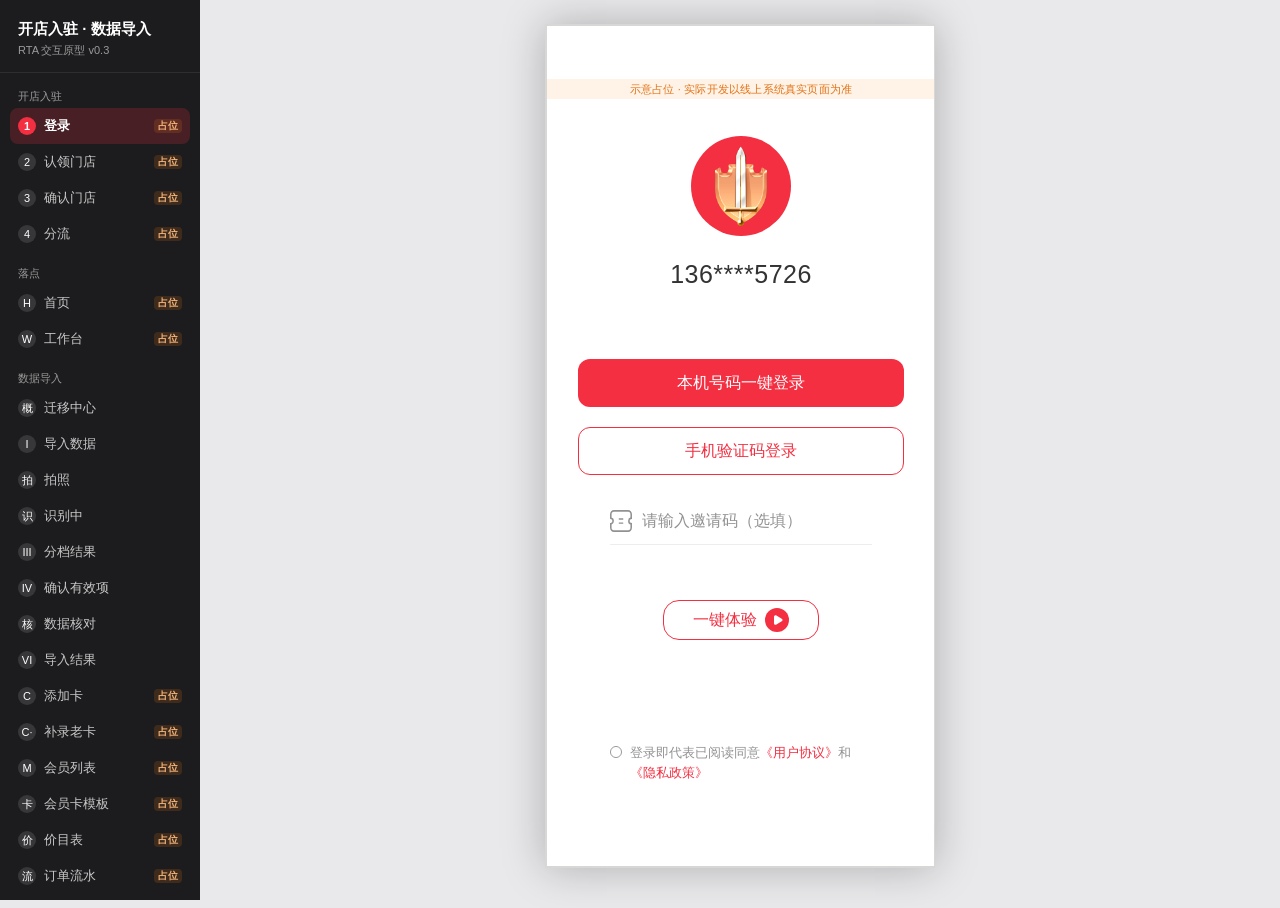
<file: index.html>
<!DOCTYPE html>
<html lang="zh-CN">
<head>
<meta charset="UTF-8">
<meta name="viewport" content="width=device-width, initial-scale=1.0, maximum-scale=1.0, user-scalable=no, viewport-fit=cover">
<title>剑琅联盟 · 开店入驻与数据导入</title>
<link rel="stylesheet" href="base.css">
<link rel="stylesheet" href="shell.css">
<link rel="stylesheet" href="workbench.css">
<link rel="stylesheet" href="home.css">
<link rel="stylesheet" href="app.css">
<link rel="stylesheet" href="tier.css">
<script src="mobile-preview.js"></script>
</head>
<body>
<aside class="site-nav">
  <div class="nav-brand">
    <div class="t">开店入驻 · 数据导入</div>
    <div class="s">RTA 交互原型 v0.3</div>
  </div>
  <div class="nav-group">
    <div class="g-t">开店入驻</div>
    <button type="button" class="nav-item on" data-flow="login"><span class="idx">1</span>登录<span class="nav-ph">占位</span></button>
    <button type="button" class="nav-item" data-flow="claim"><span class="idx">2</span>认领门店<span class="nav-ph">占位</span></button>
    <button type="button" class="nav-item" data-flow="confirm"><span class="idx">3</span>确认门店<span class="nav-ph">占位</span></button>
    <button type="button" class="nav-item" data-flow="triage"><span class="idx">4</span>分流<span class="nav-ph">占位</span></button>
  </div>
  <div class="nav-group">
    <div class="g-t">落点</div>
    <button type="button" class="nav-item" data-flow="home"><span class="idx">H</span>首页<span class="nav-ph">占位</span></button>
    <button type="button" class="nav-item" data-flow="workbench"><span class="idx">W</span>工作台<span class="nav-ph">占位</span></button>
  </div>
  <div class="nav-group">
    <div class="g-t">数据导入</div>
    <button type="button" class="nav-item" data-flow="import-overview"><span class="idx">概</span>迁移中心</button>
    <button type="button" class="nav-item" data-flow="import-select"><span class="idx">I</span>导入数据</button>
    <button type="button" class="nav-item hidden" data-flow="import-source" aria-hidden="true" tabindex="-1"><span class="idx">II</span>上传 Excel</button>
    <button type="button" class="nav-item" data-flow="import-camera"><span class="idx">拍</span>拍照</button>
    <button type="button" class="nav-item" data-flow="import-analyze"><span class="idx">识</span>识别中</button>
    <button type="button" class="nav-item" data-flow="import-cards"><span class="idx">III</span>分档结果</button>
    <button type="button" class="nav-item" data-flow="import-confirm"><span class="idx">IV</span>确认有效项</button>
    <button type="button" class="nav-item" data-flow="import-check"><span class="idx">核</span>数据核对</button>
    <button type="button" class="nav-item" data-flow="import-result"><span class="idx">VI</span>导入结果</button>
    <button type="button" class="nav-item hidden" data-flow="import-fail" aria-hidden="true" tabindex="-1"><span class="idx">VII</span>失败明细</button>
    <button type="button" class="nav-item" data-flow="legacy-card"><span class="idx">C</span>添加卡<span class="nav-ph">占位</span></button>
    <button type="button" class="nav-item" data-flow="legacy-detail"><span class="idx">C·</span>补录老卡<span class="nav-ph">占位</span></button>
    <button type="button" class="nav-item" data-flow="members"><span class="idx">M</span>会员列表<span class="nav-ph">占位</span></button>
    <button type="button" class="nav-item" data-flow="card-list"><span class="idx">卡</span>会员卡模板<span class="nav-ph">占位</span></button>
    <button type="button" class="nav-item" data-flow="price-list"><span class="idx">价</span>价目表<span class="nav-ph">占位</span></button>
    <button type="button" class="nav-item" data-flow="order-list"><span class="idx">流</span>订单流水<span class="nav-ph">占位</span></button>
    <button type="button" class="nav-item" data-flow="archive-list"><span class="idx">档</span>原始存档</button>
    <button type="button" class="nav-item" data-flow="digest-list"><span class="idx">摘</span>识别摘要</button>
    <button type="button" class="nav-item" data-flow="digest-detail"><span class="idx">摘·</span>摘要详情</button>
  </div>
  <div class="nav-group">
    <div class="g-t">历史订单</div>
    <button type="button" class="nav-item" data-flow="history-orders"><span class="idx">史</span>历史订单</button>
    <button type="button" class="nav-item" data-flow="history-detail"><span class="idx">史·</span>订单详情</button>
    <button type="button" class="nav-item" data-flow="member-detail"><span class="idx">客</span>顾客详情</button>
    <button type="button" class="nav-item" data-flow="member-history"><span class="idx">客·</span>会员历史消费</button>
    <button type="button" class="nav-item" data-flow="history-import-preview"><span class="idx">历·</span>核对历史</button>
    <button type="button" class="nav-item" data-flow="history-import-result"><span class="idx">历✓</span>历史完成</button>
    <button type="button" class="nav-item hidden" data-flow="history-import-fail" aria-hidden="true" tabindex="-1"><span class="idx">历✗</span>历史失败</button>
  </div>
  <div class="nav-group">
    <div class="g-t">空态</div>
    <button type="button" class="nav-item" data-empty="history-true"><span class="idx">空</span>历史·真无</button>
    <button type="button" class="nav-item" data-empty="history-filter"><span class="idx">空</span>历史·筛选无</button>
    <button type="button" class="nav-item" data-empty="archive"><span class="idx">空</span>原始存档</button>
    <button type="button" class="nav-item" data-empty="digest"><span class="idx">空</span>识别摘要</button>
  </div>
  <div class="nav-group grow">
    <div class="g-t">文档</div>
    <a class="nav-link" href="PRD-开店入驻与数据迁移.html" target="_blank"><span class="idx">P</span>PRD v2.71</a>
  </div>
</aside>
<div class="nav-drawer-mask" id="navDrawerMask" aria-hidden="true"></div>
<div class="nav-edge-hit" id="navEdgeHit" aria-hidden="true"></div>

<div class="stage">
  <div id="frame" class="phone-shell">
    <div class="phone-inner phone">
      <!-- 状态栏占位：规范要求 390×53 纯白块，不绘制时间 / 电量 / 信号 -->
      <div class="status-bar" aria-hidden="true"></div>

      <!-- login -->
      <div class="screen active" id="screen-login" data-flow="login">
        <div class="ph-note" role="note">示意占位 · 实际开发以线上系统真实页面为准</div>
        <div class="login-screen">
          <div class="login-logo-wrap" aria-hidden="true">
            <img class="login-logo-wrap__inner" src="assets/figma/login/logo-inner.png" alt="">
          </div>
          <div class="login-phone">136****5726</div>
          <div class="login-actions">
            <button type="button" class="btn-primary login-btn-primary" id="btnLoginPrimary">本机号码一键登录</button>
            <button type="button" class="btn-outline login-btn-outline" id="btnLoginSms">手机验证码登录</button>
          </div>
          <div class="login-invite">
            <label class="login-invite__field">
              <img class="login-invite__ico" src="assets/figma/login/ticket.svg" alt="" width="22" height="22">
              <input class="login-invite__input" type="text" placeholder="请输入邀请码（选填）" autocomplete="off">
            </label>
          </div>
          <div class="login-pill-row">
            <button type="button" class="login-pill" id="btnLoginExperience">
              <span class="login-pill__text">一键体验</span>
              <img class="login-pill__play" src="assets/figma/login/play.svg" alt="" width="24" height="24">
            </button>
          </div>
          <div class="login-agree">
            <img class="login-agree__check" src="assets/figma/login/check-off.svg" alt="" width="12" height="12">
            <span>登录即代表已阅读同意<a href="#">《用户协议》</a>和<a href="#">《隐私政策》</a></span>
          </div>
        </div>
      </div>

      <!-- claim -->
      <div class="screen hidden" id="screen-claim" data-flow="claim">
        <div class="ph-note" role="note">示意占位 · 实际开发以线上系统真实页面为准</div>
        <header class="page-title-bar claim-nav">
          <button type="button" class="back" data-go="login" aria-label="返回">
            <img src="assets/figma/claim/ico-back.svg" alt="" width="24" height="24">
          </button>
          <span class="title">门店入驻</span>
          <button type="button" class="claim-nav__role">
            <span>我是店员</span>
            <span class="claim-nav__staff" aria-hidden="true">
              <img src="assets/figma/claim/ico-staff-a.svg" alt="" width="14" height="14">
              <img src="assets/figma/claim/ico-staff-b.svg" alt="" width="14" height="14">
            </span>
          </button>
        </header>
        <div class="scroll-body claim-body">
          <div class="claim-reco">
            <div class="claim-reco__head">
              <span class="claim-reco__head-tag">智能推荐</span>
              <span class="claim-reco__head-lead">猜你是这家店的主理人？</span>
            </div>
            <div class="claim-reco__body">
              <div class="claim-reco__name">右尚造型（浦东1店）</div>
              <div class="claim-reco__loc">
                <img src="assets/figma/claim/ico-loc.svg" alt="" width="14" height="14">
                <span>距您246m丨上海市浦东新区花木路188号</span>
              </div>
              <div class="claim-reco__cta-wrap">
                <button type="button" class="claim-reco__cta" data-claim-go>我是店主，立即认领</button>
              </div>
            </div>
          </div>
          <div class="claim-search">
            <button type="button" class="claim-search__city">上海市<img src="assets/figma/claim/ico-down.svg" alt="" width="12" height="12"></button>
            <span class="claim-search__sep" aria-hidden="true"></span>
            <input class="claim-search__input" type="search" placeholder="输入门店名称查询">
          </div>
          <div class="claim-empty">
            <div class="claim-empty__art">
              <img src="assets/figma/claim/ico-empty.svg" alt="" width="144" height="144">
              <span class="claim-empty__text">暂无内容</span>
            </div>
            <button type="button" class="claim-empty__btn" id="btnClaimEmptyCreate">手工创建新门店</button>
          </div>
          <div class="claim-sec-head">
            <h2 class="claim-sec-title">附近的门店</h2>
          </div>
          <div class="claim-list">
            <div class="claim-item claim-item--highlight">
              <div class="claim-item__main">
                <div class="claim-item__name-row">
                  <span class="claim-item__name">右尚造型（世纪公园店）</span>
                  <span class="claim-tag claim-tag--hair">美发</span>
                  <span class="claim-tag claim-tag--beauty">美容</span>
                </div>
                <div class="claim-item__loc">
                  <img src="assets/figma/claim/ico-loc.svg" alt="" width="12" height="12">
                  <span>距您86m丨浦东新区花木路188号</span>
                </div>
              </div>
              <button type="button" class="claim-item__btn" data-claim-go>认领门店</button>
            </div>
            <div class="claim-item">
              <div class="claim-item__main">
                <div class="claim-item__name-row">
                  <span class="claim-item__name">右尚造型（张江店）</span>
                  <span class="claim-tag claim-tag--hair">美发</span>
                </div>
                <div class="claim-item__loc">
                  <img src="assets/figma/claim/ico-loc.svg" alt="" width="12" height="12">
                  <span>距您420m丨浦东新区祖冲之路899号</span>
                </div>
              </div>
              <button type="button" class="claim-item__btn" data-claim-go>认领门店</button>
            </div>
            <div class="claim-item">
              <div class="claim-item__main">
                <div class="claim-item__name-row">
                  <span class="claim-item__name">悦己美容工作室</span>
                  <span class="claim-tag claim-tag--beauty">美容</span>
                </div>
                <div class="claim-item__loc">
                  <img src="assets/figma/claim/ico-loc.svg" alt="" width="12" height="12">
                  <span>距您680m丨浦东新区张杨路501号</span>
                </div>
              </div>
              <button type="button" class="claim-item__btn" data-claim-go>认领门店</button>
            </div>
          </div>
        </div>
        <div class="claim-footer">
          <span class="claim-footer__hint">没有找到您的门店？</span>
          <button type="button" class="btn-primary claim-footer__btn" id="btnClaimManual">手工创建门店</button>
        </div>
      </div>

      <!-- confirm -->
      <div class="screen hidden" id="screen-confirm" data-flow="confirm">
        <div class="ph-note" role="note">示意占位 · 实际开发以线上系统真实页面为准</div>
        <header class="page-title-bar confirm-nav">
          <button type="button" class="back" data-go="claim" aria-label="返回">
            <img src="assets/figma/confirm/ico-back.svg" alt="" width="24" height="24">
          </button>
          <span class="title">确认门店信息</span>
        </header>
        <div id="confirmTip" class="confirm-tip">
          <span>开完店，就能发活动拉新、管会员卡账、找货源卖货。</span>
          <button type="button" class="confirm-tip__close" id="btnConfirmTipClose" aria-label="关闭">×</button>
        </div>
        <div class="scroll-body confirm-form">
          <div class="confirm-cats-card">
            <div class="confirm-cats-card__label">经营品类<span class="req">*</span></div>
            <div class="confirm-cats">
              <button type="button" class="confirm-cat on" data-cat="hair">
                <img src="assets/figma/confirm/ico-hair.svg" alt="" width="20" height="20">
                <span>美发</span>
              </button>
              <button type="button" class="confirm-cat" data-cat="beauty">
                <img src="assets/figma/confirm/ico-beauty.svg" alt="" width="20" height="20">
                <span>美容</span>
              </button>
              <button type="button" class="confirm-cat" data-cat="nail">
                <img src="assets/figma/confirm/ico-nail.svg" alt="" width="20" height="20">
                <span>美甲</span>
              </button>
            </div>
          </div>
          <div class="confirm-panel">
            <button type="button" class="confirm-row" aria-label="编辑门店名称">
              <span class="confirm-row__label">门店名称<span class="req">*</span></span>
              <span class="confirm-row__value">右尚造型（浦东店）</span>
              <img class="confirm-row__chev" src="assets/figma/confirm/ico-chevron.svg" alt="" width="16" height="16">
            </button>
            <div class="confirm-block">
              <div class="confirm-block__label">门店图片<span class="confirm-block__sub">（提升店铺形象）</span></div>
              <div class="confirm-img-strip-wrap">
                <div class="confirm-img-strip">
                  <button type="button" class="confirm-img-tile confirm-img-tile--upload" aria-label="上传图片">
                    <img src="assets/figma/confirm/ico-upload.svg" alt="" width="24" height="24">
                    <span>上传图片</span>
                  </button>
                  <div class="confirm-img-tile confirm-img-tile--photo">
                    <img src="assets/figma/confirm/store-1.png" alt="">
                    <span class="confirm-img-tile__bar">更换</span>
                    <button type="button" class="confirm-img-tile__del" aria-label="删除"><img src="assets/figma/confirm/ico-del.svg" alt="" width="16" height="16"></button>
                  </div>
                  <div class="confirm-img-tile confirm-img-tile--photo">
                    <img src="assets/figma/confirm/store-2.png" alt="">
                    <span class="confirm-img-tile__bar">更换</span>
                    <button type="button" class="confirm-img-tile__del" aria-label="删除"><img src="assets/figma/confirm/ico-del.svg" alt="" width="16" height="16"></button>
                  </div>
                  <div class="confirm-img-tile confirm-img-tile--photo">
                    <img src="assets/figma/confirm/store-3.png" alt="">
                    <span class="confirm-img-tile__bar">更换</span>
                    <button type="button" class="confirm-img-tile__del" aria-label="删除"><img src="assets/figma/confirm/ico-del.svg" alt="" width="16" height="16"></button>
                  </div>
                  <div class="confirm-img-tile confirm-img-tile--photo">
                    <img src="assets/figma/confirm/store-4.png" alt="">
                    <span class="confirm-img-tile__bar">更换</span>
                    <button type="button" class="confirm-img-tile__del" aria-label="删除"><img src="assets/figma/confirm/ico-del.svg" alt="" width="16" height="16"></button>
                  </div>
                </div>
              </div>
            </div>
            <div class="confirm-row confirm-row--static">
              <span class="confirm-row__label">店主手机号<span class="req">*</span></span>
              <span class="confirm-row__value">175 0989 0024</span>
            </div>
            <div class="confirm-row confirm-row--static">
              <span class="confirm-row__label">店主昵称<span class="req">*</span></span>
              <span class="confirm-row__value">老板</span>
            </div>
            <button type="button" class="confirm-row">
              <span class="confirm-row__label">所在地区</span>
              <span class="confirm-row__value">上海市/上海市/黄浦区</span>
              <img class="confirm-row__chev" src="assets/figma/confirm/ico-chevron.svg" alt="" width="16" height="16">
            </button>
            <div class="confirm-row confirm-row--static">
              <span class="confirm-row__label">详细地址</span>
              <span class="confirm-row__value confirm-row__value--ellipsis">淮海中路222号4-33号力宝广场</span>
            </div>
            <div class="confirm-block confirm-block--map">
              <div class="confirm-block__label">地图位置<span class="req">*</span></div>
              <p class="confirm-map-hint">支持用户手动拖拽打点位置，支持地图放大 缩小 定位</p>
              <div class="confirm-map-wrap">
                <img class="confirm-map-img" src="assets/figma/confirm/map.png" alt="地图">
                <img class="confirm-map-pin" src="assets/figma/confirm/ico-pin.svg" alt="">
                <button type="button" class="confirm-map-locate" aria-label="定位">
                  <img src="assets/figma/confirm/ico-locate.svg" alt="" width="20" height="20">
                </button>
              </div>
            </div>
            <button type="button" class="confirm-row confirm-row--last">
              <span class="confirm-row__label">工商信息</span>
              <span class="confirm-row__value confirm-row__value--muted">选填</span>
              <img class="confirm-row__chev" src="assets/figma/confirm/ico-chevron.svg" alt="" width="16" height="16">
            </button>
          </div>
        </div>
        <div class="confirm-cta-bar">
          <button type="button" class="btn-primary confirm-cta-bar__btn" id="btnConfirmOpen">一键开店</button>
        </div>
      </div>

      <!-- triage -->
      <div class="screen hidden" id="screen-triage" data-flow="triage">
        <div class="ph-note" role="note">示意占位 · 实际开发以线上系统真实页面为准</div>
        <div class="triage">
          <div class="triage__head">
            <h1>欢迎使用剑琅联盟</h1>
            <p class="lead">请选择你现在最想做的事</p>
          </div>
          <button type="button" class="choice choice--rts" data-triage="rts">
            <div class="choice-ico"><img src="assets/figma/triage/ico-rts.png" width="48" height="48" alt=""></div>
            <div class="choice-body">
              <div class="code">我要获客</div>
              <div class="q">快速发活动拉新客</div>
            </div>
            <div class="choice-chevron"><img src="assets/figma/triage/ico-chevron.png" width="20" height="20" alt=""></div>
          </button>
          <button type="button" class="choice choice--rtb" data-triage="rtb">
            <div class="choice-ico"><img src="assets/figma/triage/ico-rtb.png" width="48" height="48" alt=""></div>
            <div class="choice-body">
              <div class="code">我要管理店铺</div>
              <div class="q">账、卡、员工一手掌握</div>
            </div>
            <div class="choice-chevron"><img src="assets/figma/triage/ico-chevron.png" width="20" height="20" alt=""></div>
          </button>
          <button type="button" class="choice choice--rtp" data-triage="rtp">
            <div class="choice-ico"><img src="assets/figma/triage/ico-rtp.png" width="48" height="48" alt=""></div>
            <div class="choice-body">
              <div class="code">我要卖货</div>
              <div class="q">找靠谱货源上架分销</div>
            </div>
            <div class="choice-chevron"><img src="assets/figma/triage/ico-chevron.png" width="20" height="20" alt=""></div>
          </button>
          <button type="button" class="choice choice--rtl" data-triage="rtl">
            <div class="choice-ico"><img src="assets/figma/triage/ico-rtl.png" width="48" height="48" alt=""></div>
            <div class="choice-body">
              <div class="code">我要学习</div>
              <div class="q">线上线下课程，提升美业技能</div>
            </div>
            <div class="choice-chevron"><img src="assets/figma/triage/ico-chevron.png" width="20" height="20" alt=""></div>
          </button>
          <div class="triage__foot">
            <button type="button" class="skip" id="btnTriageSkip">先随便看看</button>
          </div>
        </div>
      </div>

      <!-- home (开单结账 2.0 s0) -->
      <div class="screen hidden v2-home" id="screen-home" data-flow="home">
        <div class="ph-note" role="note">示意占位 · 实际开发以线上系统真实页面为准</div>
        <div class="vh-scroll">
          <div class="vh-hero">
            <img class="vh-hero__bg" src="assets/home/hero-header.png" alt="" draggable="false" decoding="async">
            <div class="vh-status">
              <div class="time">9:41</div>
              <div class="icons">
                <img src="assets/ic_cellular.svg" alt="">
                <img src="assets/ic_wifi.svg" alt="">
                <img src="assets/ic_battery.svg" alt="">
              </div>
            </div>
            <div class="vh-store">
              <button type="button" class="vh-store__left" aria-label="门店">
                <img class="vh-store__logo" src="assets/home/store-logo.svg" alt="">
                <span class="vh-store__txt">
                  <span class="vh-store__name">悦己美发沙龙</span>
                  <span class="vh-store__role">店长：张淼</span>
                </span>
                <img class="vh-store__chev" src="assets/home/chevron-down.svg" alt="">
              </button>
              <div class="vh-store__acts">
                <button type="button" id="btnHomeWorkbench" aria-label="工作台"><img src="assets/home/icon-grid.svg" alt=""></button>
                <button type="button" aria-label="扫一扫"><img src="assets/home/icon-scan.svg" alt=""></button>
                <button type="button" aria-label="消息"><img src="assets/home/icon-bell.svg" alt=""></button>
              </div>
            </div>
          </div>
          <div class="vh-body">
            <div class="import-banner" id="importBanner" hidden>
              <button type="button" class="import-banner__main" id="btnImportBanner">
                <span class="import-banner__ico" aria-hidden="true">
                  <svg viewBox="0 0 24 24" width="20" height="20" fill="none" stroke="currentColor" stroke-width="1.8" stroke-linecap="round" stroke-linejoin="round"><path d="M4 7.2 12 3.4l8 3.8v9.2L12 20.6 4 16.4V7.2Z"/><path d="M12 12.2 4.4 8.6"/><path d="M12 12.2v8.4"/><path d="m12 12.2 7.6-3.6"/></svg>
                </span>
                <span class="import-banner__text">
                  <b id="importBannerTitle">数据导入</b>
                  <span class="import-banner__subrow">
                    <span id="importBannerSub">把老店数据导进来</span>
                    <span class="import-banner__dots" id="importBannerDots" aria-hidden="true"><i></i><i></i><i></i></span>
                  </span>
                </span>
                <span class="import-banner__go" id="importBannerGo">进入</span>
              </button>
              <button type="button" class="import-banner__close" id="btnImportBannerClose" aria-label="关闭">×</button>
            </div>
            <section class="vh-kpi is-collapsed" aria-label="个人业绩">
              <div class="vh-kpi__hd">
                <div class="vh-kpi__title">个人业绩<em>今日</em></div>
              </div>
              <div class="vh-kpi__main">
                <div class="vh-kpi__cols">
                  <div class="vh-kpi__col">
                    <div class="vh-kpi__lab">业绩(¥)</div>
                    <div class="vh-kpi__num is-red">8420</div>
                  </div>
                  <div class="vh-kpi__col">
                    <div class="vh-kpi__lab">提成(¥)</div>
                    <div class="vh-kpi__num is-blue">1260</div>
                  </div>
                </div>
              </div>
            </section>
            <section class="vh-actions vh-actions--live" aria-label="快捷开单">
              <div class="vh-act-row">
                <button type="button" class="vh-act-big" data-home-act="bill">
                  <span class="vh-act-big__ico" aria-hidden="true">
                    <svg viewBox="0 0 24 24" fill="none" stroke="currentColor" stroke-width="1.7" stroke-linecap="round" stroke-linejoin="round"><path d="M7 3.5h7.2L19 8.3V20a1.5 1.5 0 0 1-1.5 1.5H7A1.5 1.5 0 0 1 5.5 20V5A1.5 1.5 0 0 1 7 3.5Z"/><path d="M14.2 3.6V8H19"/><path d="M8.5 12.5h7M8.5 16h5"/></svg>
                  </span>
                  <span class="vh-act-big__lab">开单</span>
                </button>
                <button type="button" class="vh-act-big" data-home-act="card">
                  <span class="vh-act-big__ico" aria-hidden="true">
                    <svg viewBox="0 0 24 24" fill="none" stroke="currentColor" stroke-width="1.7" stroke-linecap="round" stroke-linejoin="round"><rect x="3" y="6" width="18" height="12" rx="2.4"/><path d="M3 10.2h18"/><path d="M7 14.4h4"/></svg>
                  </span>
                  <span class="vh-act-big__lab">会员卡</span>
                </button>
              </div>
              <div class="vh-act-grid">
                <button type="button" class="vh-act-item" data-home-act="verify">
                  <span class="vh-act-item__ico" aria-hidden="true"><svg viewBox="0 0 24 24"><path d="M9 4.5h6l1.2 2.2H20a1 1 0 0 1 1 1V18a1.5 1.5 0 0 1-1.5 1.5h-15A1.5 1.5 0 0 1 3 18V7.7a1 1 0 0 1 1-1h3.8L9 4.5Z"/><circle cx="12" cy="13" r="3.2"/></svg></span>
                  <span class="vh-act-item__lab">核销</span>
                </button>
                <button type="button" class="vh-act-item" data-home-act="coupon">
                  <span class="vh-act-item__ico" aria-hidden="true"><svg viewBox="0 0 24 24"><path d="M4 8.5A2.5 2.5 0 0 0 6.5 6h11A2.5 2.5 0 0 0 20 8.5v1.2a1.8 1.8 0 1 1 0 3.6V15.5A2.5 2.5 0 0 0 17.5 18h-11A2.5 2.5 0 0 0 4 15.5v-2.2a1.8 1.8 0 1 1 0-3.6V8.5Z"/><path d="M12 6.2v11.6"/></svg></span>
                  <span class="vh-act-item__lab">优惠券</span>
                </button>
                <button type="button" class="vh-act-item" data-home-act="hold">
                  <span class="vh-act-item__ico" aria-hidden="true"><svg viewBox="0 0 24 24"><path d="M7 4.5h10A1.5 1.5 0 0 1 18.5 6v14L12 16.2 5.5 20V6A1.5 1.5 0 0 1 7 4.5Z"/></svg></span>
                  <span class="vh-act-item__lab">挂单</span>
                </button>
                <button type="button" class="vh-act-item" data-home-act="member">
                  <span class="vh-act-item__ico" aria-hidden="true"><svg viewBox="0 0 24 24"><circle cx="12" cy="8" r="3.4"/><path d="M5 19c0-3.4 3-5.2 7-5.2s7 1.8 7 5.2"/></svg></span>
                  <span class="vh-act-item__lab">会员</span>
                </button>
                <button type="button" class="vh-act-item" id="btnHomeMore" data-home-act="more">
                  <span class="vh-act-item__ico" aria-hidden="true"><svg viewBox="0 0 24 24"><rect x="3.5" y="3.5" width="7" height="7" rx="1.2"/><rect x="13.5" y="3.5" width="7" height="7" rx="1.2"/><rect x="3.5" y="13.5" width="7" height="7" rx="1.2"/><path d="M14.5 14.5v5M17 14.5v5M19.5 14.5v5"/></svg></span>
                  <span class="vh-act-item__lab">更多</span>
                </button>
              </div>
            </section>
            <section class="vh-biz" aria-label="经营数据">
              <div class="vh-biz__hd">经营数据</div>
              <div class="vh-biz__sec-lab">门店业绩</div>
              <div class="vh-biz__metrics">
                <div class="vh-biz__m"><div class="vh-biz__m-lab">劳动业绩(¥)</div><div class="vh-biz__m-num">9990</div></div>
                <div class="vh-biz__m"><div class="vh-biz__m-lab">产品业绩(¥)</div><div class="vh-biz__m-num">7170</div></div>
              </div>
            </section>
          </div>
        </div>
        <nav class="vh-tabbar" aria-label="底部导航">
          <img class="vh-tabbar__img" src="assets/home/tabbar-float.png" alt="" draggable="false">
          <div class="vh-tabbar__hots">
            <button type="button" aria-label="首页"></button>
            <button type="button" aria-label="客户"></button>
            <button type="button" aria-label="助手"></button>
            <button type="button" aria-label="小店"></button>
            <button type="button" aria-label="获客"></button>
          </div>
        </nav>
      </div>

      <!-- workbench -->
      <div class="screen hidden" id="screen-workbench" data-flow="workbench">
        <div class="ph-note" role="note">示意占位 · 实际开发以线上系统真实页面为准</div>
        <div class="page-title-bar"><span class="title">工作台</span></div>
        <div class="page-body wb-body">
          <section class="wb-sec">
            <h2 class="wb-sec__title">常用功能</h2>
            <div class="wb-grid">
              <button type="button" class="wb-tile" data-wb="bill"><span class="wb-tile__icon"><img src="assets/workbench/bill.png" alt="" width="42" height="42"></span><span class="wb-tile__label">开单</span></button>
              <button type="button" class="wb-tile" data-wb="flow"><span class="wb-tile__icon"><img src="assets/workbench/flow.png" alt="" width="42" height="42"></span><span class="wb-tile__label">订单流水</span></button>
              <button type="button" class="wb-tile" data-wb="appt"><span class="wb-tile__badge">3</span><span class="wb-tile__icon"><img src="assets/workbench/appt.png" alt="" width="42" height="42"></span><span class="wb-tile__label">预约管理</span></button>
              <button type="button" class="wb-tile" data-wb="hold"><span class="wb-tile__icon"><img src="assets/workbench/hold.png" alt="" width="42" height="42"></span><span class="wb-tile__label">挂单</span></button>
            </div>
          </section>
          <section class="wb-sec">
            <h2 class="wb-sec__title">经营管理</h2>
            <div class="wb-grid">
              <button type="button" class="wb-tile" data-wb="analysis"><span class="wb-tile__icon"><img src="assets/workbench/analysis.png" alt="" width="42" height="42"></span><span class="wb-tile__label">经营分析</span></button>
              <button type="button" class="wb-tile" data-wb="customer"><span class="wb-tile__icon"><img src="assets/workbench/customer.png" alt="" width="42" height="42"></span><span class="wb-tile__label">客户管理</span></button>
              <button type="button" class="wb-tile" data-wb="self"><span class="wb-tile__icon"><img src="assets/workbench/self.png" alt="" width="42" height="42"></span><span class="wb-tile__label">自助收银</span></button>
              <button type="button" class="wb-tile" data-wb="expense"><span class="wb-tile__icon"><img src="assets/workbench/expense.png" alt="" width="42" height="42"></span><span class="wb-tile__label">支出管理</span></button>
            </div>
          </section>
          <section class="wb-sec">
            <h2 class="wb-sec__title">营销获客</h2>
            <div class="wb-grid">
              <button type="button" class="wb-tile" data-wb="mall"><span class="wb-tile__trial">限时体验</span><span class="wb-tile__icon"><img src="assets/workbench/mall.png" alt="" width="42" height="42"></span><span class="wb-tile__label">商城</span></button>
              <button type="button" class="wb-tile" data-wb="supplier"><span class="wb-tile__icon"><img src="assets/workbench/supplier.png" alt="" width="42" height="42"></span><span class="wb-tile__label">供应商</span></button>
              <button type="button" class="wb-tile" data-wb="works"><span class="wb-tile__icon"><img src="assets/workbench/works.png" alt="" width="42" height="42"></span><span class="wb-tile__label">作品管理</span></button>
              <button type="button" class="wb-tile" data-wb="coupon"><span class="wb-tile__trial">限时体验</span><span class="wb-tile__icon"><img src="assets/workbench/coupon.png" alt="" width="42" height="42"></span><span class="wb-tile__label">优惠券</span></button>
              <button type="button" class="wb-tile" data-wb="reputation"><span class="wb-tile__icon"><img src="assets/workbench/reputation.png" alt="" width="42" height="42"></span><span class="wb-tile__label">店铺口碑</span></button>
              <button type="button" class="wb-tile" data-wb="poster"><span class="wb-tile__icon"><img src="assets/workbench/poster.png" alt="" width="42" height="42"></span><span class="wb-tile__label">海报工坊</span></button>
              <button type="button" class="wb-tile" data-wb="newguest"><span class="wb-tile__icon"><img src="assets/workbench/newguest.png" alt="" width="42" height="42"></span><span class="wb-tile__label">新客礼遇</span></button>
            </div>
          </section>
          <section class="wb-sec">
            <h2 class="wb-sec__title">店铺管理</h2>
            <div class="wb-grid">
              <button type="button" class="wb-tile" data-wb="price"><span class="wb-tile__icon"><img src="assets/workbench/price.png" alt="" width="42" height="42"></span><span class="wb-tile__label">价目表</span></button>
              <button type="button" class="wb-tile" data-wb="card"><span class="wb-tile__icon"><img src="assets/workbench/card.png" alt="" width="42" height="42"></span><span class="wb-tile__label">卡管理</span></button>
              <button type="button" class="wb-tile" data-wb="store"><span class="wb-tile__icon"><img src="assets/workbench/store.png" alt="" width="42" height="42"></span><span class="wb-tile__label">门店管理</span></button>
              <button type="button" class="wb-tile" data-wb="decor"><span class="wb-tile__icon"><img src="assets/workbench/decor.png" alt="" width="42" height="42"></span><span class="wb-tile__label">店铺装修</span></button>
              <button type="button" class="wb-tile" data-wb="device"><span class="wb-tile__icon"><img src="assets/workbench/device.png" alt="" width="42" height="42"></span><span class="wb-tile__label">设备管理</span></button>
              <button type="button" class="wb-tile" data-wb="popup"><span class="wb-tile__icon"><img src="assets/workbench/popup.png" alt="" width="42" height="42"></span><span class="wb-tile__label">小程序弹窗</span></button>
              <button type="button" class="wb-tile" data-wb="tuangou-set"><span class="wb-tile__icon"><img src="assets/workbench/tuangou-set.svg" alt="" width="42" height="42"></span><span class="wb-tile__label">团购设置</span></button>
              <button type="button" class="wb-tile" data-wb="migrate"><span class="wb-tile__icon"><img src="assets/workbench/migrate.svg" alt="" width="42" height="42"></span><span class="wb-tile__label">数据导入</span></button>
              <button type="button" class="wb-tile" data-wb="history"><span class="wb-tile__icon"><img src="assets/workbench/history-orders.svg" alt="" width="42" height="42"></span><span class="wb-tile__label">历史订单</span></button>
            </div>
          </section>
          <section class="wb-sec">
            <h2 class="wb-sec__title">员工管理</h2>
            <div class="wb-grid">
              <button type="button" class="wb-tile" data-wb="staff"><span class="wb-tile__icon"><img src="assets/workbench/staff.png" alt="" width="42" height="42"></span><span class="wb-tile__label">员工管理</span></button>
              <button type="button" class="wb-tile" data-wb="rank"><span class="wb-tile__trial">限时体验</span><span class="wb-tile__icon"><img src="assets/workbench/rank.png" alt="" width="42" height="42"></span><span class="wb-tile__label">业绩排行</span></button>
              <button type="button" class="wb-tile" data-wb="salary"><span class="wb-tile__icon"><img src="assets/workbench/salary.png" alt="" width="42" height="42"></span><span class="wb-tile__label">员工薪资</span></button>
              <button type="button" class="wb-tile" data-wb="commission"><span class="wb-tile__icon"><img src="assets/workbench/commission.png" alt="" width="42" height="42"></span><span class="wb-tile__label">提成设置</span></button>
            </div>
          </section>
          <section class="wb-sec">
            <h2 class="wb-sec__title">学习培训</h2>
            <div class="wb-grid">
              <button type="button" class="wb-tile" data-wb="learn"><span class="wb-tile__icon"><img src="assets/workbench/learn.png" alt="" width="42" height="42"></span><span class="wb-tile__label">学习培训</span></button>
              <button type="button" class="wb-tile" data-wb="course"><span class="wb-tile__icon"><img src="assets/workbench/course.png" alt="" width="42" height="42"></span><span class="wb-tile__label">课程广场</span></button>
              <button type="button" class="wb-tile" data-wb="signup"><span class="wb-tile__icon"><img src="assets/workbench/signup.png" alt="" width="42" height="42"></span><span class="wb-tile__label">我的报名</span></button>
              <button type="button" class="wb-tile" data-wb="teacher"><span class="wb-tile__icon"><img src="assets/workbench/teacher.png" alt="" width="42" height="42"></span><span class="wb-tile__label">讲师入驻</span></button>
            </div>
          </section>
        </div>
        <nav class="wb-tabbar wb-tabbar--four" aria-label="底部导航">
          <button type="button" class="wb-tab" id="wbTabHome" data-wb-tab="home" aria-label="首页">
            <span class="wb-tab__icon"><svg width="22" height="22" viewBox="0 0 24 24" fill="currentColor"><path d="M10 20v-6h4v6h5v-8h3L12 3 2 12h3v8z"/></svg></span>
            <span>首页</span>
          </button>
          <button type="button" class="wb-tab is-on" data-wb-tab="workbench" aria-label="工作台">
            <span class="wb-tab__icon"><svg width="22" height="22" viewBox="0 0 24 24" fill="none" stroke="currentColor" stroke-width="2"><rect x="3" y="3" width="7" height="7"/><rect x="14" y="3" width="7" height="7"/><rect x="14" y="14" width="7" height="7"/><rect x="3" y="14" width="7" height="7"/></svg></span>
            <span>工作台</span>
          </button>
          <button type="button" class="wb-tab" data-wb-tab="msg" aria-label="消息">
            <span class="wb-tab__icon"><svg width="22" height="22" viewBox="0 0 24 24" fill="none" stroke="currentColor" stroke-width="2"><path d="M18 8A6 6 0 0 0 6 8c0 7-3 9-3 9h18s-3-2-3-9"/></svg></span>
            <span>消息</span>
          </button>
          <button type="button" class="wb-tab" data-wb-tab="me" aria-label="我的">
            <span class="wb-tab__icon"><svg width="22" height="22" viewBox="0 0 24 24" fill="none" stroke="currentColor" stroke-width="2"><circle cx="12" cy="8" r="4"/><path d="M4 20c0-4 4-6 8-6s8 2 8 6"/></svg></span>
            <span>我的</span>
          </button>
        </nav>
      </div>

      <!-- import-overview：已有数据后再进「数据导入」 -->
      <div class="screen hidden" id="screen-import-overview" data-flow="import-overview">
        <header class="page-title-bar">
          <button type="button" class="back" data-go="workbench" aria-label="返回">
            <svg width="24" height="24" viewBox="0 0 24 24" fill="none" stroke="currentColor" stroke-width="2"><path d="M15 18l-6-6 6-6"/></svg>
          </button>
          <span class="title">数据导入</span>
          <button type="button" class="title-more" data-more-menu="overview" aria-label="更多"><svg width="20" height="20" viewBox="0 0 24 24" fill="currentColor"><circle cx="5" cy="12" r="1.7"/><circle cx="12" cy="12" r="1.7"/><circle cx="19" cy="12" r="1.7"/></svg></button>
          <div class="title-menu" data-more-panel="overview" hidden>
            <button type="button" data-docs-pick="digest">识别摘要</button>
            <button type="button" data-docs-pick="archive">原始存档</button>
            <button type="button" data-export-store>导出店内数据</button>
          </div>
        </header>
        <div class="scroll-body import-body">
        <ol class="v3-step v3-step--slim" aria-label="导入进度：第 1 步，共 3 步">
          <li class="v3-step__item is-now"><span class="v3-step__ico"><svg viewBox="0 0 32 32" width="20" height="20" fill="none" stroke="currentColor" stroke-width="2" stroke-linecap="round" stroke-linejoin="round" aria-hidden="true"><path d="M10.1667 16.8333 13.5 20.1667 21.8333 11.8333"/></svg></span><span class="v3-step__label">提供</span></li>
          <li class="v3-step__item"><span class="v3-step__ico"><svg viewBox="0 0 32 32" width="20" height="20" fill="none" stroke="currentColor" stroke-width="2" stroke-linecap="round" stroke-linejoin="round" aria-hidden="true"><path d="M10.1667 16.8333 13.5 20.1667 21.8333 11.8333"/></svg></span><span class="v3-step__label">识别</span></li>
          <li class="v3-step__item"><span class="v3-step__ico"><svg viewBox="0 0 32 32" width="20" height="20" fill="none" stroke="currentColor" stroke-width="2" stroke-linecap="round" stroke-linejoin="round" aria-hidden="true"><path d="M10.1667 16.8333 13.5 20.1667 21.8333 11.8333"/></svg></span><span class="v3-step__label">核对</span></li>
        </ol>
          <div class="v3-sec-hd">
            <h2>把老店数据搬进来</h2>
            <p>会员 · 卡 · 价目可同批；历史消费请走历史订单。</p>
          </div>

          <ol class="v3-guide v3-guide--anim v3-guide--compact" aria-label="三步导入说明">
            <li class="v3-guide__step v3-guide__step--provide">
              <div class="v3-guide__hd">
                <span class="v3-guide__n" aria-hidden="true">1</span>
                <span class="v3-guide__body"><b>把手里的数据给它</b><span>Excel 或拍照，可混着来；表头清晰、拍正更好认</span></span>
              </div>
              <div class="v3-guide__anim v3-guide__anim--duo">
                <figure class="guide-fig">
                  <div class="wechat-demo wechat-demo--compact" aria-hidden="true">
                    <div class="wechat-demo__pc"><span class="wechat-demo__screen"></span><i class="wechat-demo__doc">XLS</i></div>
                    <div class="wechat-demo__flow"><i></i><i></i><i></i></div>
                    <div class="wechat-demo__chat">
                      <span class="wx-bubble">文件传输助手</span>
                      <span class="wx-file">会员导入.xlsx</span>
                    </div>
                    <div class="wechat-demo__phone"><span></span></div>
                  </div>
                  <figcaption>微信传到手机</figcaption>
                </figure>
                <figure class="guide-fig">
                  <div class="guide-photo" aria-hidden="true">
                    <div class="guide-photo__phone"><i class="guide-photo__sheet"></i><span class="guide-photo__scan"></span></div>
                  </div>
                  <figcaption>拍表格</figcaption>
                </figure>
              </div>
              <ul class="guide-tips" aria-label="提供数据时尽量做到">
                <li>
                  <span class="guide-tips__check" aria-hidden="true"><svg viewBox="0 0 16 16" width="12" height="12" fill="none" stroke="currentColor" stroke-width="2" stroke-linecap="round" stroke-linejoin="round"><path d="M3.5 8.2 6.4 11l6.1-6.5"/></svg></span>
                  <span>优先用官方模板</span>
                </li>
                <li>
                  <span class="guide-tips__check" aria-hidden="true"><svg viewBox="0 0 16 16" width="12" height="12" fill="none" stroke="currentColor" stroke-width="2" stroke-linecap="round" stroke-linejoin="round"><path d="M3.5 8.2 6.4 11l6.1-6.5"/></svg></span>
                  <span>会员·卡·价目一次备齐</span>
                </li>
              </ul>
            </li>
            <li class="v3-guide__step">
              <div class="v3-guide__hd">
                <span class="v3-guide__n" aria-hidden="true">2</span>
                <span class="v3-guide__body"><b>AI 自动识别</b><span>认类别、对齐字段，整理成可核对的数据</span></span>
              </div>
              <div class="v3-guide__anim">
                <div class="guide-ai" aria-hidden="true">
                  <div class="guide-ai__stack">
                    <span class="guide-ai__sheet is-a"></span>
                    <span class="guide-ai__sheet is-b"></span>
                    <span class="guide-ai__sheet is-c"></span>
                  </div>
                  <div class="guide-ai__flow"><i></i><i></i><i></i></div>
                  <div class="guide-ai__grid">
                    <span></span><span></span><span></span>
                    <span></span><span></span><span></span>
                  </div>
                </div>
              </div>
            </li>
            <li class="v3-guide__step">
              <div class="v3-guide__hd">
                <span class="v3-guide__n" aria-hidden="true">3</span>
                <span class="v3-guide__body"><b>核对后导入</b><span>只改有问题的那几行，确认即导入</span></span>
              </div>
              <div class="v3-guide__anim">
                <div class="guide-app" aria-hidden="true">
                  <div class="guide-app__phone">
                    <span class="guide-app__bar"></span>
                    <span class="guide-app__row is-1"></span>
                    <span class="guide-app__row is-2"></span>
                    <span class="guide-app__row is-3"></span>
                  </div>
                  <div class="guide-app__fly"><i></i><i></i><i></i></div>
                </div>
              </div>
            </li>
          </ol>

          <div class="tpl-promo tpl-promo--full" role="note">
            <div class="tpl-promo__hd">
              <div class="tpl-promo__body">
                <b>用官方标准模板填写，可完美识别导入</b>
                <span>其它表也能识别，可能要多核对几行。</span>
              </div>
              <button type="button" class="tpl-promo__btn" data-open-tpl>下载</button>
            </div>
            <ul class="tpl-promo__rows">
              <li><span class="tpl-promo__cat">会员资料</span><span class="tpl-promo__file"><i aria-hidden="true">XLS</i><em>RTB店铺会员资料导入文档模版.xlsx</em></span></li>
              <li><span class="tpl-promo__cat">卡模板</span><span class="tpl-promo__file"><i aria-hidden="true">XLS</i><em>RTB店铺卡模板导入文档模版-v2.xls</em></span></li>
              <li><span class="tpl-promo__cat">价目表 · 项目</span><span class="tpl-promo__file"><i aria-hidden="true">XLS</i><em>RTB店铺价目表导入文档模版-v1.xls</em></span></li>
              <li><span class="tpl-promo__cat">价目表 · 产品</span><span class="tpl-promo__file"><i aria-hidden="true">XLS</i><em>RTB店铺产品导入模版.xlsx</em></span></li>
            </ul>
          </div>

          <div class="v3-stock hidden" id="hubStock">
            <div class="v3-stock__hd">本店已有导入数据</div>
            <div class="v3-stock__list">
              <button type="button" class="v3-stock__row" data-stock="member" data-overview-view="member">
                <span class="v3-stock__ico" aria-hidden="true"><svg viewBox="0 0 24 24" width="18" height="18" fill="currentColor" aria-hidden="true"><path d="M9.3 11.6a3.5 3.5 0 1 0 0-7 3.5 3.5 0 0 0 0 7Z"/><path d="M2.4 18.4c0-3 3.1-4.8 6.9-4.8s6.9 1.8 6.9 4.8c0 .8-.6 1.4-1.4 1.4H3.8c-.8 0-1.4-.6-1.4-1.4Z"/><path d="M16.4 11.2a3 3 0 1 0 0-6 3 3 0 0 0 0 6Z" opacity=".55"/><path d="M16.1 13.9c3.2.3 5.5 1.9 5.5 4.4 0 .8-.6 1.5-1.4 1.5h-3.2c.3-.5.4-1 .4-1.6 0-1.7-.5-3.1-1.3-4.3Z" opacity=".55"/></svg></span>
                <span class="v3-stock__label">会员与持卡</span>
                <span class="v3-stock__val"><em class="num-em" id="stockMember">0</em> 人</span>
                <span class="v3-stock__tag" id="stockMemberTag">未导入</span>
                <svg class="v3-stock__chev" viewBox="0 0 24 24" width="16" height="16" fill="none" stroke="currentColor" stroke-width="1.8" stroke-linecap="round" stroke-linejoin="round" aria-hidden="true"><path d="M9 6l6 6-6 6"/></svg>
              </button>
              <button type="button" class="v3-stock__row" data-stock="card" data-overview-view="card">
                <span class="v3-stock__ico" aria-hidden="true"><svg viewBox="0 0 24 24" width="18" height="18" fill="currentColor" aria-hidden="true"><path d="M3 6.6C3 5.2 4.1 4 5.5 4h13C19.9 4 21 5.2 21 6.6V8H3V6.6Z"/><path d="M3 10h18v7.4c0 1.4-1.1 2.6-2.5 2.6h-13C4.1 20 3 18.8 3 17.4V10Z" opacity=".55"/></svg></span>
                <span class="v3-stock__label">会员卡模板</span>
                <span class="v3-stock__val"><em class="num-em" id="stockCard">0</em> 张</span>
                <span class="v3-stock__tag" id="stockCardTag">未导入</span>
                <svg class="v3-stock__chev" viewBox="0 0 24 24" width="16" height="16" fill="none" stroke="currentColor" stroke-width="1.8" stroke-linecap="round" stroke-linejoin="round" aria-hidden="true"><path d="M9 6l6 6-6 6"/></svg>
              </button>
              <button type="button" class="v3-stock__row" data-stock="price" data-overview-view="price">
                <span class="v3-stock__ico" aria-hidden="true"><svg viewBox="0 0 24 24" width="18" height="18" fill="currentColor" aria-hidden="true"><path fill-rule="evenodd" d="M11.9 3.2c.5 0 1 .2 1.4.6l7 7c.8.8.8 2 0 2.8l-6.7 6.7c-.8.8-2 .8-2.8 0l-7-7c-.4-.4-.6-.9-.6-1.4V5.2c0-1.1.9-2 2-2h6.7ZM8.6 9.8a1.6 1.6 0 1 0 0-3.2 1.6 1.6 0 0 0 0 3.2Z"/></svg></span>
                <span class="v3-stock__label">价目表</span>
                <span class="v3-stock__val"><em class="num-em" id="stockPrice">0</em> 项</span>
                <span class="v3-stock__tag" id="stockPriceTag">未导入</span>
                <svg class="v3-stock__chev" viewBox="0 0 24 24" width="16" height="16" fill="none" stroke="currentColor" stroke-width="1.8" stroke-linecap="round" stroke-linejoin="round" aria-hidden="true"><path d="M9 6l6 6-6 6"/></svg>
              </button>
              <button type="button" class="v3-stock__row" data-stock="product" data-overview-view="product">
                <span class="v3-stock__ico" aria-hidden="true"><svg viewBox="0 0 24 24" width="18" height="18" fill="currentColor" aria-hidden="true"><path d="M4.4 6.6h15.2c1 0 1.8.8 1.8 1.8v10c0 1-.8 1.8-1.8 1.8H4.4c-1 0-1.8-.8-1.8-1.8V8.4c0-1 .8-1.8 1.8-1.8Z" opacity=".55"/><path d="M4.4 4.4h15.2v2.2H4.4z"/><path d="M8.6 11.4h6.8v1.6H8.6z"/></svg></span>
                <span class="v3-stock__label">店铺产品</span>
                <span class="v3-stock__val"><em class="num-em" id="stockProd">0</em> 个</span>
                <span class="v3-stock__tag" id="stockProdTag">未导入</span>
                <svg class="v3-stock__chev" viewBox="0 0 24 24" width="16" height="16" fill="none" stroke="currentColor" stroke-width="1.8" stroke-linecap="round" stroke-linejoin="round" aria-hidden="true"><path d="M9 6l6 6-6 6"/></svg>
              </button>
            </div>
          </div>

        </div>
        <div class="v3-foot">
          <div class="v3-foot__main">
            <button type="button" class="btn-primary" id="btnOverviewContinue">开始导入</button>
          </div>
          <button type="button" class="v3-foot__link is-danger hidden" id="btnOverviewDelete"><svg viewBox="0 0 24 24" width="16" height="16" fill="currentColor" aria-hidden="true"><path d="M9.4 3.4h5.2c.7 0 1.2.5 1.2 1.2v.8h3.4v2H4.8v-2h3.4v-.8c0-.7.5-1.2 1.2-1.2Z"/><path d="M6.2 9h11.6l-.8 10.1c-.1.9-.8 1.5-1.7 1.5H8.7c-.9 0-1.6-.6-1.7-1.5L6.2 9Z" opacity=".55"/></svg><span>删除已导入数据</span></button>
        </div>
      </div>

      <!-- import-select -->
      <div class="screen hidden" id="screen-import-select" data-flow="import-select">
        <header class="page-title-bar">
          <button type="button" class="back" id="btnImportSelectBack" aria-label="返回">
            <svg width="24" height="24" viewBox="0 0 24 24" fill="none" stroke="currentColor" stroke-width="2"><path d="M15 18l-6-6 6-6"/></svg>
          </button>
          <span class="title">选择导入方式</span>
          <button type="button" class="hdr-link" id="btnSelectDownloadTpl" data-open-tpl>下载模板</button>
        </header>
        <div class="scroll-body import-body import-body--select">
        <ol class="v3-step v3-step--slim" aria-label="导入进度：第 1 步，共 3 步">
          <li class="v3-step__item is-now"><span class="v3-step__ico"><svg viewBox="0 0 32 32" width="20" height="20" fill="none" stroke="currentColor" stroke-width="2" stroke-linecap="round" stroke-linejoin="round" aria-hidden="true"><path d="M10.1667 16.8333 13.5 20.1667 21.8333 11.8333"/></svg></span><span class="v3-step__label">提供</span></li>
          <li class="v3-step__item"><span class="v3-step__ico"><svg viewBox="0 0 32 32" width="20" height="20" fill="none" stroke="currentColor" stroke-width="2" stroke-linecap="round" stroke-linejoin="round" aria-hidden="true"><path d="M10.1667 16.8333 13.5 20.1667 21.8333 11.8333"/></svg></span><span class="v3-step__label">识别</span></li>
          <li class="v3-step__item"><span class="v3-step__ico"><svg viewBox="0 0 32 32" width="20" height="20" fill="none" stroke="currentColor" stroke-width="2" stroke-linecap="round" stroke-linejoin="round" aria-hidden="true"><path d="M10.1667 16.8333 13.5 20.1667 21.8333 11.8333"/></svg></span><span class="v3-step__label">核对</span></li>
        </ol>
          <p class="soft-tip soft-tip--inline hidden" id="importHistoryNote"><span class="soft-tip__body">消费记录没有固定模板：Excel 或拍照都可以；识别<strong>日期 / 金额 / 姓名</strong>，有<strong>手机号或会员编号</strong>才挂到本店会员；不进订单流水。</span></p>
          <div class="src-entry src-entry--hero">
            <button type="button" class="src-hero is-excel" id="btnEnterExcel">
              <span class="src-hero__art" aria-hidden="true">
                <svg viewBox="0 0 96 84" width="96" height="84" fill="none" xmlns="http://www.w3.org/2000/svg"><g clip-path="url(#srcExcelClip)"><path d="M86 0H10C4.477 0 0 5.223 0 11.667v60.666C0 78.777 4.477 84 10 84h76c5.523 0 10-5.223 10-11.667V11.667C96 5.223 91.523 0 86 0Z" fill="#E8F8F2"/><path d="M62 16.333H34c-3.314 0-6 3.134-6 7v37.334c0 3.866 2.686 7 6 7h28c3.314 0 6-3.134 6-7V23.333c0-3.866-2.686-7-6-7Z" fill="#fff" stroke="#2BA471" stroke-width="1.8"/><path d="M52 16.333v14c0 1.857.632 3.637 1.757 4.95 1.126 1.313 2.652 2.05 4.243 2.05h12M52 16.333l18 21" stroke="#2BA471" stroke-width="1.8"/><path opacity=".35" d="M52.5 38.667h-15c-.828 0-1.5.783-1.5 1.75v1.166c0 .967.672 1.75 1.5 1.75h15c.828 0 1.5-.783 1.5-1.75v-1.166c0-.967-.672-1.75-1.5-1.75Z" fill="#2BA471"/><path opacity=".22" d="M58.5 46.833h-21c-.828 0-1.5.784-1.5 1.75v.584c0 .966.672 1.75 1.5 1.75h21c.828 0 1.5-.784 1.5-1.75v-.584c0-.966-.672-1.75-1.5-1.75Z" fill="#2BA471"/><path opacity=".18" d="M48.5 54.417h-11c-.828 0-1.5.783-1.5 1.75v.583c0 .967.672 1.75 1.5 1.75h11c.828 0 1.5-.783 1.5-1.75v-.583c0-.967-.672-1.75-1.5-1.75Z" fill="#2BA471"/></g><defs><clipPath id="srcExcelClip"><rect width="96" height="84" fill="#fff"/></clipPath></defs></svg>
              </span>
              <span class="src-hero__copy"><b>Excel 导入</b><span id="srcExcelSub">表格文件 · xls / xlsx / csv</span></span>
            </button>
            <button type="button" class="src-hero is-photo" id="btnEnterPhoto">
              <span class="src-hero__art" aria-hidden="true">
                <svg viewBox="0 0 96 84" width="96" height="84" fill="none" xmlns="http://www.w3.org/2000/svg"><g clip-path="url(#srcPhotoClip)"><path d="M86 0H10C4.477 0 0 5.223 0 11.667v60.666C0 78.777 4.477 84 10 84h76c5.523 0 10-5.223 10-11.667V11.667C96 5.223 91.523 0 86 0Z" fill="#EEF5FC"/><path d="M46 21H18c-2.209 0-4 2.089-4 4.667V63c0 2.577 1.791 4.667 4 4.667h28c2.209 0 4-2.09 4-4.667V25.667c0-2.578-1.791-4.667-4-4.667Z" fill="#fff" stroke="#3B82C4" stroke-width="1.6"/><path opacity=".45" d="M42.8 28H21.2c-.663 0-1.2.627-1.2 1.4v1.867c0 .773.537 1.4 1.2 1.4h21.6c.663 0 1.2-.627 1.2-1.4V29.4c0-.773-.537-1.4-1.2-1.4Z" fill="#3B82C4"/><path opacity=".18" d="M43 37.333H21c-.552 0-1 .522-1 1.167v1.167c0 .644.448 1.166 1 1.166h22c.552 0 1-.522 1-1.166V38.5c0-.645-.448-1.167-1-1.167ZM37 44.333H21c-.552 0-1 .523-1 1.167v1.167c0 .644.448 1.166 1 1.166h16c.552 0 1-.522 1-1.166V45.5c0-.644-.448-1.167-1-1.167ZM41 51.333H21c-.552 0-1 .523-1 1.167v1.167c0 .644.448 1.166 1 1.166h20c.552 0 1-.522 1-1.166V52.5c0-.644-.448-1.167-1-1.167Z" fill="#3B82C4"/><path d="M70 14H48c-3.314 0-6 3.134-6 7v42c0 3.866 2.686 7 6 7h22c3.314 0 6-3.134 6-7V21c0-3.866-2.686-7-6-7Z" fill="#fff" stroke="#3B82C4" stroke-width="1.8"/><path d="M68 21H50c-1.657 0-3 1.567-3 3.5v25.667c0 1.933 1.343 3.5 3 3.5h18c1.657 0 3-1.567 3-3.5V24.5c0-1.933-1.343-3.5-3-3.5Z" fill="#EEF5FC" stroke="#3B82C4" stroke-width="1.2"/><path opacity=".5" d="M66 26.833H52c-.552 0-1 .523-1 1.167v1.167c0 .644.448 1.166 1 1.166h14c.552 0 1-.522 1-1.166V28c0-.644-.448-1.167-1-1.167Z" fill="#3B82C4"/><path opacity=".2" d="M66 33.833H52c-.552 0-1 .523-1 1.167v.583c0 .645.448 1.167 1 1.167h14c.552 0 1-.522 1-1.167V35c0-.644-.448-1.167-1-1.167Z" fill="#3B82C4"/><path opacity=".7" d="M47 42h1m22 0h-1m-20 0h2m2 0h2m2 0h2m2 0h2m2 0h2" stroke="#3B82C4" stroke-width="1.2"/><path d="M62.2 60.667c0 2.061-1.433 3.733-3.2 3.733s-3.2-1.672-3.2-3.733c0-2.062 1.433-3.734 3.2-3.734s3.2 1.672 3.2 3.734Z" stroke="#3B82C4" stroke-width="1.5"/></g><defs><clipPath id="srcPhotoClip"><rect width="96" height="84" fill="#fff"/></clipPath></defs></svg>
              </span>
              <span class="src-hero__copy"><b>拍照导入</b><span id="srcPhotoSub">纸质价目表、手写本，对准拍</span></span>
            </button>
          </div>
          <div class="pending-compact" id="pendingHead">
            <div class="pending-compact__hd">
              <b>已拿到 <em class="num-em" id="pendingCount">0</em> 份</b>
              <span>还可继续加</span>
            </div>
            <div class="pending-list" id="pendingList"></div>
            <p class="pending-empty" id="pendingEmpty">点上方入口开始添加</p>
          </div>
          <p class="soft-tip soft-tip--inline" id="selectClearWarn" hidden></p>
        </div>
        <div class="v3-foot">
          <div class="v3-foot__main">
            <button type="button" class="btn-primary" id="btnImportAnalyze" disabled>开始识别</button>
          </div>
        </div>
      </div>

      <!-- import-source → 上传表格 -->
      <div class="screen hidden" id="screen-import-source" data-flow="import-source">
        <header class="page-title-bar">
          <button type="button" class="back" data-go="import-select" aria-label="返回">
            <svg width="24" height="24" viewBox="0 0 24 24" fill="none" stroke="currentColor" stroke-width="2"><path d="M15 18l-6-6 6-6"/></svg>
          </button>
          <span class="title">上传 Excel</span>
        </header>
        <div class="scroll-body import-body">
        <ol class="v3-step v3-step--slim" aria-label="导入进度：第 1 步，共 3 步">
          <li class="v3-step__item is-now"><span class="v3-step__ico"><svg viewBox="0 0 32 32" width="20" height="20" fill="none" stroke="currentColor" stroke-width="2" stroke-linecap="round" stroke-linejoin="round" aria-hidden="true"><path d="M10.1667 16.8333 13.5 20.1667 21.8333 11.8333"/></svg></span><span class="v3-step__label">提供</span></li>
          <li class="v3-step__item"><span class="v3-step__ico"><svg viewBox="0 0 32 32" width="20" height="20" fill="none" stroke="currentColor" stroke-width="2" stroke-linecap="round" stroke-linejoin="round" aria-hidden="true"><path d="M10.1667 16.8333 13.5 20.1667 21.8333 11.8333"/></svg></span><span class="v3-step__label">识别</span></li>
          <li class="v3-step__item"><span class="v3-step__ico"><svg viewBox="0 0 32 32" width="20" height="20" fill="none" stroke="currentColor" stroke-width="2" stroke-linecap="round" stroke-linejoin="round" aria-hidden="true"><path d="M10.1667 16.8333 13.5 20.1667 21.8333 11.8333"/></svg></span><span class="v3-step__label">核对</span></li>
        </ol>
          <div class="v3-sec-hd">
            <h2>选择 Excel 文件</h2>
            <p id="sourceLead">推荐按官方标准模板填写，可完美识别。其它表也能识别，可能要多核对几行。</p>
          </div>
          <p class="soft-tip soft-tip--inline hidden" id="sourceHistoryNote"><span class="soft-tip__body">消费记录表：列名不必固定，系统会自己找<strong>日期 / 金额 / 姓名 / 手机号或会员编号</strong>；手写流水可在上一步拍照。</span></p>
          <div class="tpl-promo" id="sourceTplPromo" role="note">
            <div class="tpl-promo__body">
              <b>用官方标准模板填写，可完美识别导入</b>
              <span>一次可多选；传错了在列表里直接删。</span>
            </div>
            <button type="button" class="tpl-promo__btn" data-open-tpl>下载模板</button>
          </div>
          <button type="button" class="upload-drop" id="btnPickExcel">
            <span class="upload-drop__ico" aria-hidden="true"><svg viewBox="0 0 24 24" width="22" height="22" fill="none" stroke="currentColor" stroke-width="2" stroke-linecap="round" stroke-linejoin="round"><path d="M12 16.8V4.6M7.4 9.2 12 4.6l4.6 4.6"/><path d="M4.6 15.4v2.6c0 1 .8 1.8 1.8 1.8h11.2c1 0 1.8-.8 1.8-1.8v-2.6"/></svg></span>
            <b>选择文件</b>
            <span>xls / xlsx / csv · 单个 ≤ 10MB</span>
          </button>
          <div class="pending-list" id="excelPickList"></div>
          <p class="upload-multi-note" id="sourceMultiNote">最多 5 个文件；传错了在列表里直接删。</p>
        </div>
        <div class="import-foot">
          <div class="v3-foot__main">
            <button type="button" class="btn-primary" id="btnImportUploadDone">完成</button>
          </div>
        </div>
      </div>

      <!-- import-camera -->
      <div class="screen hidden" id="screen-import-camera" data-flow="import-camera">
        <header class="page-title-bar">
          <button type="button" class="back" id="btnCameraBack" aria-label="返回">
            <svg width="24" height="24" viewBox="0 0 24 24" fill="none" stroke="currentColor" stroke-width="2"><path d="M15 18l-6-6 6-6"/></svg>
          </button>
          <span class="title">拍照</span>
        </header>
        <div class="import-camera import-camera--v2">
          <div class="import-camera__vf" id="importCameraVf">
            <video class="cam-video hidden" id="importCameraVideo" autoplay playsinline muted></video>
            <div class="cam-wm cam-wm--table" id="camWatermark" aria-hidden="true">
              <div class="cam-wm__table-card" id="camWmSheet">
                <table class="cam-wm__table" id="camWmGrid"></table>
                <span class="cam-wm__rails" aria-hidden="true"></span>
              </div>
            </div>
            <div class="import-camera__frame" aria-hidden="true"><i></i><i></i><i></i><i></i></div>
            <span class="cam-scan" aria-hidden="true"></span>
            <div class="cam-picked-rail hidden" id="camPickedRail"></div>
          </div>
          <div class="cam-foot cam-foot--v2">
            <button type="button" class="cam-stack" id="btnCamStack" aria-label="已选照片">
              <span class="cam-stack__empty" id="camStackEmpty" aria-hidden="true">
                <svg viewBox="0 0 24 24" width="22" height="22" fill="none" stroke="currentColor" stroke-width="1.8"><rect x="3.2" y="4.6" width="17.6" height="14.8" rx="2.4"/><circle cx="8.6" cy="9.4" r="1.5"/><path d="M4.4 17.2l4.6-5 3.2 3.4 2.6-2.8 4.8 4.4"/></svg>
              </span>
              <span class="cam-stack__layers" id="camStackLayers"></span>
            </button>
            <button type="button" class="import-camera__shutter" id="btnImportCameraShutter" aria-label="拍照"></button>
            <button type="button" class="cam-act cam-act--done" id="btnCameraDone">
              <svg viewBox="0 0 24 24" width="24" height="24" fill="none" stroke="currentColor" stroke-width="2" stroke-linecap="round" stroke-linejoin="round" aria-hidden="true"><path d="M20 6 9 17l-5-5"/></svg>
              <span class="cam-act__label">提交</span>
            </button>
          </div>
          <div class="cam-drawer" id="camAlbumDrawer">
            <button type="button" class="cam-drawer__handle" id="btnCamDrawer" aria-expanded="false" aria-controls="camAlbumGrid"><span>相册</span></button>
            <div class="cam-drawer__body" id="camAlbumGrid"></div>
          </div>
          <div class="cam-preview hidden" id="camPreview" role="dialog" aria-modal="true" aria-label="照片预览">
            <button type="button" class="cam-preview__close" id="btnCamPreviewClose" aria-label="关闭">
              <svg viewBox="0 0 24 24" width="22" height="22" fill="none" stroke="currentColor" stroke-width="2" stroke-linecap="round"><path d="M6 6l12 12M18 6L6 18"/></svg>
            </button>
            <img class="cam-preview__img" id="camPreviewImg" alt="">
            <div class="cam-preview__bar">
              <button type="button" class="cam-preview__pick" id="btnCamPreviewPick">选择这张</button>
            </div>
          </div>
          <!-- 兼容旧钩子 -->
          <button type="button" class="hidden" id="btnCameraAlbum" tabindex="-1" aria-hidden="true"></button>
          <div class="hidden" id="importCameraStrip" aria-hidden="true"></div>
          <button type="button" class="hidden" id="btnCamTableDemo" tabindex="-1" aria-hidden="true"></button>
          <div class="hidden" id="camWmGeneral"></div>
          <div class="hidden" id="camWmTable"></div>
        </div>
      </div>

      <!-- import-analyze：AI 正在判断这批数据属于哪些类别 -->
      <div class="screen hidden" id="screen-import-analyze" data-flow="import-analyze">
        <header class="page-title-bar">
          <button type="button" class="back" data-leave-import aria-label="返回首页">
            <svg width="24" height="24" viewBox="0 0 24 24" fill="none" stroke="currentColor" stroke-width="2"><path d="M15 18l-6-6 6-6"/></svg>
          </button>
          <span class="title">AI 识别中</span>
        </header>
        <div class="analyze-banner" role="status">
          <span class="analyze-banner__ico" aria-hidden="true"><svg viewBox="0 0 24 24" width="18" height="18" fill="none" stroke="currentColor" stroke-width="1.8" stroke-linecap="round" stroke-linejoin="round"><circle cx="12" cy="12" r="9"/><path d="M12 10.5v5M12 7.2h.01"/></svg></span>
          <span class="analyze-banner__txt">识别不会中断。可随时回首页，从横幅点「继续」接着做。</span>
        </div>
        <div class="scroll-body import-body">
          <div class="conv-hero">
            <div class="v3-eq" id="analyzeEq" role="img" aria-label="AI 正在识别">
              <i></i><i></i><i></i><i></i><i></i>
              <span class="v3-eq__done"><svg viewBox="0 0 24 24" width="24" height="24" fill="none" stroke="currentColor" stroke-width="2.8" stroke-linecap="round" stroke-linejoin="round" aria-hidden="true"><path d="M20 6 9 17l-5-5" /></svg></span>
            </div>
            <h2 id="analyzeTitle">正在看这批数据</h2>
            <p id="analyzeLead">读取表头、比对字段，判断属于哪几类</p>
            <div class="conv-steps" id="analyzeSteps">
              <div class="conv-step" data-ana-step="0"><span class="conv-step__dot"><svg class="conv-step__tick" viewBox="0 0 24 24" width="12" height="12" fill="none" stroke="#fff" stroke-width="2.6" stroke-linecap="round" stroke-linejoin="round" aria-hidden="true"><path d="M20 6 9 17l-5-5"/></svg></span><b id="anaLabel0">读取文件</b><em id="anaEm0">等待中</em></div>
              <div class="conv-step" data-ana-step="1"><span class="conv-step__dot"><svg class="conv-step__tick" viewBox="0 0 24 24" width="12" height="12" fill="none" stroke="#fff" stroke-width="2.6" stroke-linecap="round" stroke-linejoin="round" aria-hidden="true"><path d="M20 6 9 17l-5-5"/></svg></span><b id="anaLabel1">判断类别</b><em id="anaEm1">等待中</em></div>
              <div class="conv-step" data-ana-step="2"><span class="conv-step__dot"><svg class="conv-step__tick" viewBox="0 0 24 24" width="12" height="12" fill="none" stroke="#fff" stroke-width="2.6" stroke-linecap="round" stroke-linejoin="round" aria-hidden="true"><path d="M20 6 9 17l-5-5"/></svg></span><b id="anaLabel2">对齐字段</b><em id="anaEm2">等待中</em></div>
            </div>
          </div>
        </div>
        <div class="v3-foot">
          <div class="v3-foot__main">
            <button type="button" class="btn-primary" data-leave-import id="btnAnalyzeHome">回首页</button>
          </div>
        </div>
      </div>

      <!-- import-cards：三档识别总览 -->
      <div class="screen hidden" id="screen-import-cards" data-flow="import-cards">
        <header class="page-title-bar">
          <button type="button" class="back" data-go="import-check" aria-label="返回">
            <svg width="24" height="24" viewBox="0 0 24 24" fill="none" stroke="currentColor" stroke-width="2"><path d="M15 18l-6-6 6-6"/></svg>
          </button>
          <span class="title">识别结果</span>
        </header>
        <div class="scroll-body import-body">
        <ol class="v3-step v3-step--slim" aria-label="导入进度：第 3 步，共 3 步"><li class="v3-step__item is-done"><span class="v3-step__ico"><svg viewBox="0 0 32 32" width="20" height="20" fill="none" stroke="currentColor" stroke-width="2" stroke-linecap="round" stroke-linejoin="round" aria-hidden="true"><path d="M10.1667 16.8333 13.5 20.1667 21.8333 11.8333"/></svg></span><span class="v3-step__label">提供</span></li><li class="v3-step__item is-done"><span class="v3-step__ico"><svg viewBox="0 0 32 32" width="20" height="20" fill="none" stroke="currentColor" stroke-width="2" stroke-linecap="round" stroke-linejoin="round" aria-hidden="true"><path d="M10.1667 16.8333 13.5 20.1667 21.8333 11.8333"/></svg></span><span class="v3-step__label">识别</span></li><li class="v3-step__item is-now"><span class="v3-step__ico"><svg viewBox="0 0 32 32" width="20" height="20" fill="none" stroke="currentColor" stroke-width="2" stroke-linecap="round" stroke-linejoin="round" aria-hidden="true"><path d="M10.1667 16.8333 13.5 20.1667 21.8333 11.8333"/></svg></span><span class="v3-step__label">核对</span></li></ol>
          <div class="v3-sec-hd">
            <div class="v3-sec-hd__row">
              <span class="v3-sec-hd__ico" aria-hidden="true"><svg viewBox="0 0 24 24" width="24" height="24" fill="currentColor"><path d="M12 2.8 13.35 8.2 18.8 9.55 13.35 10.9 12 16.3 10.65 10.9 5.2 9.55 10.65 8.2Z"/><path d="M18.4 13.6 19.05 16.2 21.65 16.85 19.05 17.5 18.4 20.1 17.75 17.5 15.15 16.85 17.75 16.2Z"/><path d="M6.2 13.2 6.7 15.2 8.7 15.7 6.7 16.2 6.2 18.2 5.7 16.2 3.7 15.7 5.7 15.2Z"/></svg></span>
              <h2 id="cardsHead">识别完成</h2>
            </div>
            <p class="tier-lead" id="cardsLead">先看能放心导入的；其余已帮你保存，可随时去查。</p>
          </div>
          <div id="cardsList"></div>
          <p class="cards-empty hidden" id="cardsEmpty">没有读出可用数据。换一份文件或重新拍几张再试。</p>
        </div>
        <div class="v3-foot">
          <div class="v3-foot__main">
            <button type="button" class="btn-primary" id="btnCardsNext" data-go="import-check">返回核对导入</button>
          </div>
        </div>
      </div>

      <!-- import-confirm：勾选当前有效的卡模板 / 价目 -->
      <div class="screen hidden" id="screen-import-confirm" data-flow="import-confirm">
        <header class="page-title-bar">
          <button type="button" class="back" data-go="import-check" aria-label="返回">
            <svg width="24" height="24" viewBox="0 0 24 24" fill="none" stroke="currentColor" stroke-width="2"><path d="M15 18l-6-6 6-6"/></svg>
          </button>
          <span class="title">确认有效项</span>
        </header>
        <div class="scroll-body import-body">
          <ol class="v3-step v3-step--slim" aria-label="导入进度：第 3 步，共 3 步"><li class="v3-step__item is-done"><span class="v3-step__ico"><svg viewBox="0 0 32 32" width="20" height="20" fill="none" stroke="currentColor" stroke-width="2" stroke-linecap="round" stroke-linejoin="round" aria-hidden="true"><path d="M10.1667 16.8333 13.5 20.1667 21.8333 11.8333"/></svg></span><span class="v3-step__label">提供</span></li><li class="v3-step__item is-done"><span class="v3-step__ico"><svg viewBox="0 0 32 32" width="20" height="20" fill="none" stroke="currentColor" stroke-width="2" stroke-linecap="round" stroke-linejoin="round" aria-hidden="true"><path d="M10.1667 16.8333 13.5 20.1667 21.8333 11.8333"/></svg></span><span class="v3-step__label">识别</span></li><li class="v3-step__item is-now"><span class="v3-step__ico"><svg viewBox="0 0 32 32" width="20" height="20" fill="none" stroke="currentColor" stroke-width="2" stroke-linecap="round" stroke-linejoin="round" aria-hidden="true"><path d="M10.1667 16.8333 13.5 20.1667 21.8333 11.8333"/></svg></span><span class="v3-step__label">核对</span></li></ol>
          <p class="confirm-tip">
            <span class="confirm-tip__ico" aria-hidden="true"><svg viewBox="0 0 24 24" width="14" height="14" fill="none" stroke="currentColor" stroke-width="1.8" stroke-linecap="round" stroke-linejoin="round"><circle cx="12" cy="12" r="9"/><path d="M12 10.6v5.2M12 7.4v.2"/></svg></span>
            <span>仅导入当前正在使用的项。</span>
          </p>
          <div id="confirmBody"></div>
        </div>
        <div class="v3-foot">
          <p class="soft-tip soft-tip--foot" id="confirmFootNote">不选的不会导入；可在识别摘要里再看。</p>
          <div class="v3-foot__main">
            <button type="button" class="btn-primary" id="btnConfirmNext">完成，返回核对</button>
          </div>
        </div>
      </div>

      <!-- import-check：只读对账确认（v2.19） -->
      <div class="screen hidden" id="screen-import-check" data-flow="import-check">
        <header class="page-title-bar">
          <button type="button" class="back" id="btnCheckBack" aria-label="返回">
            <svg width="24" height="24" viewBox="0 0 24 24" fill="none" stroke="currentColor" stroke-width="2"><path d="M15 18l-6-6 6-6"/></svg>
          </button>
          <span class="title" id="checkTitle">核对导入</span>
        </header>
        <div class="scroll-body import-body check-body" id="checkBody">
          <ol class="v3-step v3-step--slim" aria-label="导入进度：第 3 步，共 3 步"><li class="v3-step__item is-done"><span class="v3-step__ico"><svg viewBox="0 0 32 32" width="20" height="20" fill="none" stroke="currentColor" stroke-width="2" stroke-linecap="round" stroke-linejoin="round" aria-hidden="true"><path d="M10.1667 16.8333 13.5 20.1667 21.8333 11.8333"/></svg></span><span class="v3-step__label">提供</span></li><li class="v3-step__item is-done"><span class="v3-step__ico"><svg viewBox="0 0 32 32" width="20" height="20" fill="none" stroke="currentColor" stroke-width="2" stroke-linecap="round" stroke-linejoin="round" aria-hidden="true"><path d="M10.1667 16.8333 13.5 20.1667 21.8333 11.8333"/></svg></span><span class="v3-step__label">识别</span></li><li class="v3-step__item is-now"><span class="v3-step__ico"><svg viewBox="0 0 32 32" width="20" height="20" fill="none" stroke="currentColor" stroke-width="2" stroke-linecap="round" stroke-linejoin="round" aria-hidden="true"><path d="M10.1667 16.8333 13.5 20.1667 21.8333 11.8333"/></svg></span><span class="v3-step__label">核对</span></li></ol>
          <div class="soft-tip soft-tip--warn hidden" id="checkClearWarn" role="status"></div>
          <div class="check-verify-wrap" id="checkVerifyMetrics"></div>
          <div class="hidden" aria-hidden="true">
            <div id="checkSubNav"></div>
            <p id="checkBatchText"></p>
          </div>
          <div class="check-tabs" id="checkTabs" role="tablist" aria-label="按类别核对"></div>
          <div class="verify-tab-sum" id="checkTabSum"></div>
          <div class="check-list verify-list" id="checkList"></div>
          <p class="check-empty hidden" id="checkEmpty">本类没有可导入数据</p>
          <!-- 兼容旧钩子（隐藏，避免脚本空引用） -->
          <div class="hidden" aria-hidden="true">
            <span id="checkTotal">0</span><span id="checkCats"></span><span id="checkOk">0</span><span id="checkWarn">0</span><span id="checkErr">0</span>
            <span id="checkDonutPct">0%</span><div id="checkDonut"></div><div id="checkChips"></div>
            <button type="button" id="btnCheckIgnoreAll"></button><button type="button" id="btnCheckMore"></button><button type="button" id="btnCheckAdd"></button><button type="button" id="btnCheckHelp"></button>
          </div>
        </div>
        <div class="v3-foot">
          <p class="soft-tip soft-tip--foot" id="checkFootNote">必填缺失或认不出的行会直接丢弃；上传的表与照片都会存档。</p>
          <div class="v3-foot__main">
            <button type="button" class="btn-primary" id="btnCheckSubmit">确认导入</button>
          </div>
        </div>
      </div>

      <!-- import-result -->
      <div class="screen hidden" id="screen-import-result" data-flow="import-result">
        <header class="page-title-bar">
          <button type="button" class="back" data-leave-import aria-label="返回首页">
            <svg width="24" height="24" viewBox="0 0 24 24" fill="none" stroke="currentColor" stroke-width="2"><path d="M15 18l-6-6 6-6"/></svg>
          </button>
          <span class="title">导入完成</span>
        </header>
        <div class="scroll-body import-body import-result-body">
          <div class="v3-done v3-done--illust">
            <span class="v3-done__art" aria-hidden="true">
              <svg viewBox="0 0 96 96" width="88" height="88" fill="none">
                <rect x="22" y="18" width="44" height="56" rx="6" stroke="#2BA471" stroke-width="2.2"/>
                <path d="M34 34h20M34 44h20M34 54h12" stroke="#2BA471" stroke-width="2" stroke-linecap="round"/>
                <circle cx="68" cy="68" r="16" fill="#E8F8F2" stroke="#2BA471" stroke-width="2.2"/>
                <path d="M61 68.5 66.2 73.5 75.5 62.5" stroke="#2BA471" stroke-width="2.4" stroke-linecap="round" stroke-linejoin="round"/>
              </svg>
            </span>
            <h2 class="v3-done__title" id="importResultTitle">本批处理完成</h2>
          </div>
          <div class="result-dash-host" id="resultTierSummary"></div>
          <button type="button" class="result-miss hidden" id="btnResultMiss" aria-hidden="true">
            <span class="result-miss__body"><b><em class="v3-num" id="resultMissCount">0</em> 条已丢弃，可看原因</b></span>
            <span class="result-miss__link">去查看</span>
            <svg class="result-miss__chev" viewBox="0 0 24 24" width="16" height="16" fill="none" stroke="currentColor" stroke-width="1.8" stroke-linecap="round" stroke-linejoin="round" aria-hidden="true"><path d="M9 6l6 6-6 6"/></svg>
          </button>
          <div class="hidden" aria-hidden="true"><div id="resultStockList"></div></div>
        </div>
        <p class="result-archive-tip hidden" id="resultArchiveTip">
          本批上传的表与照片已全部存档，随时可查。<button type="button" class="result-archive-tip__link" id="btnResultArchive">去查看存档</button>
        </p>
        <div class="import-foot import-foot--result">
          <div class="v3-foot__main v3-foot__main--split">
            <button type="button" class="btn-outline btn-outline--compact btn-outline--wrap" id="btnImportHistory">继续导入历史消费</button>
            <button type="button" class="btn-primary" id="btnImportBackHome">返回首页</button>
          </div>
        </div>
      </div>

      <!-- history-import-preview：核对历史数据（Figma 6-09） -->
      <div class="screen hidden" id="screen-history-import-preview" data-flow="history-import-preview">
        <header class="page-title-bar">
          <button type="button" class="back" id="btnHistoryPreviewBack" aria-label="返回">
            <svg width="24" height="24" viewBox="0 0 24 24" fill="none" stroke="currentColor" stroke-width="2"><path d="M15 18l-6-6 6-6"/></svg>
          </button>
          <span class="title">已识别的数据</span>
        </header>
        <div class="scroll-body import-body import-body--note">
          <div class="hs-sum">
            <div class="hs-sum__stats">
              <div class="hs-sum__cell">
                <b class="v3-num" id="historyPreviewCount">0</b>
                <span>条消费记录</span>
              </div>
              <div class="hs-sum__cell">
                <b class="v3-num" id="historyPreviewTotal">¥0</b>
                <span>合计金额</span>
              </div>
            </div>
            <div class="hs-sum__range"><span>日期范围</span><b id="historyPreviewRange">—</b></div>
          </div>
          <div class="hist-month-list" id="historyPreviewList"></div>
          <div class="v3-notice is-err hidden" id="historyPreviewWarn">
            <svg viewBox="0 0 24 24" width="14" height="14" fill="none" stroke="currentColor" stroke-width="1.8" stroke-linecap="round" stroke-linejoin="round" aria-hidden="true"><circle cx="12" cy="12" r="9"/><path d="M12 7.6v5.2M12 16.2v.1"/></svg>
            <span><b><em class="v3-num" id="historyPreviewFailCount">0</em> 条无法识别</b>，导入后可在失败明细下载</span>
          </div>
        </div>
        <div class="import-foot">
          <div class="v3-foot__note">
            <svg viewBox="0 0 24 24" width="14" height="14" fill="currentColor" aria-hidden="true"><path d="M12 2.4 4.4 5.6v6.1c0 4.7 3.2 8.7 7.6 9.9 4.4-1.2 7.6-5.2 7.6-9.9V5.6L12 2.4Zm0 5.2a1.1 1.1 0 1 1 0 2.2 1.1 1.1 0 0 1 0-2.2Zm.9 8.6h-1.8v-5h1.8v5Z"/></svg>
            <span>导入后可在「历史订单」查看全部</span>
          </div>
          <div class="v3-foot__main">
            <button type="button" class="btn-primary" id="btnHistoryPreviewConfirm">确认导入</button>
          </div>
        </div>
      </div>

      <!-- history-import-result：历史导入完成（与主链完成页同结构，两档映射） -->
      <div class="screen hidden" id="screen-history-import-result" data-flow="history-import-result">
        <header class="page-title-bar"><span class="title">导入完成</span></header>
        <div class="scroll-body import-body import-result-body">
          <div class="v3-done v3-done--illust">
            <span class="v3-done__art" aria-hidden="true">
              <svg viewBox="0 0 96 96" width="88" height="88" fill="none">
                <rect x="22" y="18" width="44" height="56" rx="6" stroke="#2BA471" stroke-width="2.2"/>
                <path d="M34 34h20M34 44h20M34 54h12" stroke="#2BA471" stroke-width="2" stroke-linecap="round"/>
                <circle cx="68" cy="68" r="16" fill="#E8F8F2" stroke="#2BA471" stroke-width="2.2"/>
                <path d="M61 68.5 66.2 73.5 75.5 62.5" stroke="#2BA471" stroke-width="2.4" stroke-linecap="round" stroke-linejoin="round"/>
              </svg>
            </span>
            <h2 class="v3-done__title">导入成功</h2>
          </div>
          <div class="result-dash-host" id="historyResultDash"></div>
        </div>
        <p class="result-archive-tip hidden" id="historyArchiveTip">
          本批另有原始文件已存档，可随时查阅。<button type="button" class="result-archive-tip__link" id="btnHistoryArchive">去查看存档</button>
        </p>
        <div class="import-foot import-foot--result">
          <div class="v3-foot__main v3-foot__main--split">
            <button type="button" class="btn-outline btn-outline--compact" id="btnHistoryViewOrders">查看历史订单</button>
            <button type="button" class="btn-primary" id="btnHistoryBackWb">返回工作台</button>
          </div>
        </div>
      </div>

      <!-- history-import-fail：历史消费失败明细 -->
      <div class="screen hidden" id="screen-history-import-fail" data-flow="history-import-fail">
        <header class="page-title-bar">
          <button type="button" class="back" data-go="history-import-result" aria-label="返回">
            <svg width="24" height="24" viewBox="0 0 24 24" fill="none" stroke="currentColor" stroke-width="2"><path d="M15 18l-6-6 6-6"/></svg>
          </button>
          <span class="title">失败明细 · <em class="v3-num" id="historyFailScreenCount">0</em> 条</span>
        </header>
        <div class="scroll-body import-body">
          <div class="hs-sec">
            <span class="hs-sec__ico is-err" aria-hidden="true"><svg viewBox="0 0 24 24" width="24" height="24" fill="none" stroke="currentColor" stroke-width="1.8" stroke-linecap="round" stroke-linejoin="round"><circle cx="12" cy="12" r="8.6"/><path d="M12 7.8v4.8M12 16.2v.1"/></svg></span>
            <div class="hs-sec__txt">
              <h2>这几行没能导入</h2>
              <p>只校验日期、金额、顾客姓名、支付方式；其余列原样保留。</p>
            </div>
          </div>
          <div class="check-list history-fail-list" id="historyFailList"></div>
        </div>
        <div class="import-foot">
          <div class="v3-foot__main">
            <button type="button" class="btn-primary" id="btnHistoryFailDownload">下载失败行</button>
          </div>
          <div class="result-acts result-acts--foot">
            <button type="button" class="v3-foot__link" data-go="history-import-result">返回导入结果</button>
          </div>
        </div>
      </div>

      <!-- 删除本批历史消费 -->
      <div class="overlay-mask" id="historyDelMask" aria-hidden="true"></div>
      <div class="del-batch-dialog" id="historyDelDialog" role="dialog" aria-labelledby="historyDelTitle" aria-hidden="true">
        <h3 id="historyDelTitle">删除本批历史消费？</h3>
        <p>将删除本次导入的 <em class="num-em" id="historyDelCount">0</em> 条历史消费。本店订单流水、会员余额与业绩都不受影响。</p>
        <div class="del-batch-dialog__row">
          <button type="button" class="btn-outline" id="btnHistoryDelCancel">先不删</button>
          <button type="button" class="btn-primary" id="btnHistoryDelConfirm">确认删除</button>
        </div>
      </div>

      <!-- import-fail -->
      <div class="screen hidden" id="screen-import-fail" data-flow="import-fail">
        <header class="page-title-bar">
          <button type="button" class="back" data-go="import-result" aria-label="返回">
            <svg width="24" height="24" viewBox="0 0 24 24" fill="none" stroke="currentColor" stroke-width="2"><path d="M15 18l-6-6 6-6"/></svg>
          </button>
          <span class="title">失败明细 · <em class="v3-num" id="failScreenCount">2</em> 条</span>
        </header>
        <div class="scroll-body import-body" id="importFailList">
          <div class="fail-progress">
            <div class="fail-progress__hd">
              <span>已补录 <b class="v3-num" id="failFixedCount">0</b> / <span class="v3-num" id="failTotalCount">2</span></span>
              <span class="fail-progress__hint">补录后按原行号写回</span>
            </div>
            <div class="v3-bar"><i id="failProgressBar"></i></div>
          </div>
          <div class="v3-sec-hd v3-sec-hd--tight">
              <h2>这几行没能导入</h2>
            <p>按原因补全字段即可写回；也可以下载失败明细，改好后整表重传。</p>
          </div>
          <div class="import-fail-item" data-fail-id="f1">
            <div class="import-fail-item__row">
              <strong class="v3-num">第 47 行</strong>
              <span class="import-fail-item__reason">手机号格式错误</span>
            </div>
            <dl class="import-fail-item__diff">
              <dt>姓名</dt><dd>赵女士</dd>
              <dt>手机号</dt><dd class="is-bad">1380013abc</dd>
            </dl>
            <div class="import-fail-item__acts">
              <button type="button" class="import-fail-item__fix" data-fail-fix="f1">手动补录</button>
              <button type="button" class="import-fail-item__done hidden" data-fail-done="f1">补录完成</button>
            </div>
          </div>
          <div class="import-fail-item" data-fail-id="f2">
            <div class="import-fail-item__row">
              <strong class="v3-num">第 103 行</strong>
              <span class="import-fail-item__reason">卡余额无法解析</span>
            </div>
            <dl class="import-fail-item__diff">
              <dt>姓名</dt><dd>孙先生</dd>
              <dt>卡余额</dt><dd class="is-bad">¥—</dd>
            </dl>
            <div class="import-fail-item__acts">
              <button type="button" class="import-fail-item__fix" data-fail-fix="f2">手动补录</button>
              <button type="button" class="import-fail-item__done hidden" data-fail-done="f2">补录完成</button>
            </div>
          </div>
          <div class="import-fail-empty hidden" id="importFailEmpty">
            <div class="import-fail-empty__icon" aria-hidden="true"><svg viewBox="0 0 24 24" width="26" height="26" fill="none" stroke="currentColor" stroke-width="2" stroke-linecap="round" stroke-linejoin="round"><path d="M20 6 9 17l-5-5"/></svg></div>
            <p class="import-fail-empty__title">失败数据已全部补录</p>
            <p class="import-fail-empty__hint">可返回结果页继续操作。</p>
          </div>
        </div>
        <div class="import-foot">
          <div class="v3-foot__main">
            <button type="button" class="btn-primary" id="btnImportFailDownload">下载失败明细</button>
          </div>
          <button type="button" class="v3-foot__link" data-go="import-result">返回导入结果</button>
        </div>
      </div>

      <!-- legacy-card：失败补录 → 添加卡（右侧滑入，选中「补录老卡」） -->
      <div class="screen hidden" id="screen-legacy-card" data-flow="legacy-card">
        <div class="ph-note" role="note">示意占位 · 实际开发以线上系统真实页面为准</div>
        <header class="page-title-bar">
          <button type="button" class="back" id="btnLegacyCardBack" aria-label="返回">
            <svg width="24" height="24" viewBox="0 0 24 24" fill="none" stroke="currentColor" stroke-width="2"><path d="M15 18l-6-6 6-6"/></svg>
          </button>
          <span class="title">添加卡</span>
        </header>
        <div class="scroll-body import-body legacy-body">
          <div class="legacy-member" id="legacyMemberRow"></div>

          <div class="legacy-section">
            <div class="legacy-section__title">办理类型</div>
            <div class="add-card-mode">
              <button type="button" class="add-card-mode__btn" data-legacy-mode="new">办新卡</button>
              <button type="button" class="add-card-mode__btn is-on" data-legacy-mode="legacy">补录老卡</button>
            </div>
          </div>

          <div class="legacy-section">
            <div class="legacy-section__title">办理会员卡</div>
            <div class="legacy-group-tabs" id="legacyGroupTabs" role="tablist" aria-label="会员卡分组"></div>
            <div class="legacy-card-list" id="legacyCardList"></div>
          </div>
        </div>
        <div class="import-foot">
          <button type="button" class="btn-primary" id="btnLegacyCardNext">下一步</button>
        </div>
      </div>

      <!-- legacy-detail：补录老卡 -->
      <div class="screen hidden" id="screen-legacy-detail" data-flow="legacy-detail">
        <div class="ph-note" role="note">示意占位 · 实际开发以线上系统真实页面为准</div>
        <header class="page-title-bar">
          <button type="button" class="back" id="btnLegacyDetailBack" aria-label="返回">
            <svg width="24" height="24" viewBox="0 0 24 24" fill="none" stroke="currentColor" stroke-width="2"><path d="M15 18l-6-6 6-6"/></svg>
          </button>
          <span class="title" id="legacyDetailTitle">补录老卡</span>
        </header>
        <div class="scroll-body import-body legacy-body">
          <div class="legacy-member" id="legacyDetailMember"></div>
          <div class="legacy-picked" id="legacyDetailCard"></div>

          <div class="legacy-section">
            <div class="legacy-section__title">卡内信息</div>
            <label class="legacy-field">
              <span class="legacy-field__label">卡内余额<em>*</em></span>
              <span class="legacy-field__ctrl legacy-field__ctrl--money">
                <span class="legacy-field__unit">¥</span>
                <input type="text" id="legacyBalance" inputmode="decimal" placeholder="0.00" autocomplete="off">
              </span>
            </label>
            <label class="legacy-field">
              <span class="legacy-field__label">有效期限</span>
              <span class="legacy-field__ctrl">
                <input type="text" id="legacyExpiry" placeholder="如 2027-12-31" autocomplete="off">
              </span>
            </label>
            <label class="legacy-field">
              <span class="legacy-field__label">充值剩余金额</span>
              <span class="legacy-field__ctrl legacy-field__ctrl--money">
                <span class="legacy-field__unit">¥</span>
                <input type="text" id="legacyRechargeLeft" inputmode="decimal" placeholder="0.00" autocomplete="off">
              </span>
            </label>
            <label class="legacy-field">
              <span class="legacy-field__label">赠送剩余金额</span>
              <span class="legacy-field__ctrl legacy-field__ctrl--money">
                <span class="legacy-field__unit">¥</span>
                <input type="text" id="legacyBonusLeft" inputmode="decimal" placeholder="0.00" autocomplete="off">
              </span>
            </label>
            <label class="legacy-field">
              <span class="legacy-field__label">赠送项目</span>
              <span class="legacy-field__ctrl">
                <input type="text" id="legacyBonusItems" placeholder="如 头皮护理 ×2" autocomplete="off">
              </span>
            </label>
          </div>
          <p class="legacy-hint">按补录时刻的余额填写。</p>
        </div>
        <div class="import-foot">
          <button type="button" class="btn-primary" id="btnLegacyConfirm">确认补录</button>
        </div>
      </div>

      <!-- card-list：原型占位 -->
      <div class="screen hidden" id="screen-card-list" data-flow="card-list">
        <div class="ph-note" role="note">示意占位 · 实际开发以线上系统真实页面为准</div>
        <header class="page-title-bar">
          <button type="button" class="back" data-go="workbench" aria-label="返回">
            <svg width="24" height="24" viewBox="0 0 24 24" fill="none" stroke="currentColor" stroke-width="2"><path d="M15 18l-6-6 6-6"/></svg>
          </button>
          <span class="title">会员卡模板</span>
          <button type="button" class="title-more" data-more-menu="card" aria-label="更多"><svg width="20" height="20" viewBox="0 0 24 24" fill="currentColor"><circle cx="5" cy="12" r="1.7"/><circle cx="12" cy="12" r="1.7"/><circle cx="19" cy="12" r="1.7"/></svg></button>
          <div class="title-menu" data-more-panel="card" hidden>
            <button type="button" data-arch-open="archive" data-arch-domain="card">原始存档</button>
            <button type="button" data-arch-open="digest" data-arch-domain="card">识别摘要</button>
          </div>
        </header>
        <div class="scroll-body import-body">
          <p class="proto-note">原型占位 · 会员卡模板列表以线上系统的真实页面为准</p>
          <div class="proto-list">
            <div class="proto-list__item"><b>黄金卡</b><span>充 2000 送 200 · 全场 8 折 · 296 人持卡</span></div>
            <div class="proto-list__item"><b>8折卡</b><span>充 1000 送 100 · 全场 8 折 · 296 人持卡</span></div>
            <div class="proto-list__item"><b>7.5折卡</b><span>充 800 送 80 · 全场 7.5 折 · 34 人持卡</span></div>
            <div class="proto-list__item"><b>6折卡</b><span>充 500 送 50 · 指定项目 6 折 · 152 人持卡</span></div>
          </div>
        </div>
      </div>

      <!-- price-list：原型占位（含店铺产品） -->
      <div class="screen hidden" id="screen-price-list" data-flow="price-list">
        <div class="ph-note" role="note">示意占位 · 实际开发以线上系统真实页面为准</div>
        <header class="page-title-bar">
          <button type="button" class="back" data-go="workbench" aria-label="返回">
            <svg width="24" height="24" viewBox="0 0 24 24" fill="none" stroke="currentColor" stroke-width="2"><path d="M15 18l-6-6 6-6"/></svg>
          </button>
          <span class="title">价目表</span>
          <button type="button" class="title-more" data-more-menu="price" aria-label="更多"><svg width="20" height="20" viewBox="0 0 24 24" fill="currentColor"><circle cx="5" cy="12" r="1.7"/><circle cx="12" cy="12" r="1.7"/><circle cx="19" cy="12" r="1.7"/></svg></button>
          <div class="title-menu" data-more-panel="price" hidden>
            <button type="button" data-arch-open="archive" data-arch-domain="price">原始存档</button>
            <button type="button" data-arch-open="digest" data-arch-domain="price">识别摘要</button>
          </div>
        </header>
        <div class="scroll-body import-body">
          <p class="proto-note">原型占位 · 价目表以线上系统的真实页面为准（店铺产品也在此模块）</p>
          <div class="proto-list">
            <div class="proto-list__item"><b>剪发</b><span>项目 · ¥68 / 次</span></div>
            <div class="proto-list__item"><b>烫发</b><span>项目 · ¥288 / 次</span></div>
            <div class="proto-list__item"><b>染发</b><span>项目 · ¥368 / 次</span></div>
            <div class="proto-list__item"><b>头皮护理</b><span>项目 · ¥168 / 次</span></div>
            <div class="proto-list__item"><b>造型设计</b><span>项目 · ¥128 / 次</span></div>
          </div>
        </div>
      </div>

      <!-- order-list：订单流水占位（··· 仅「历史订单 / 原始存档」） -->
      <div class="screen hidden" id="screen-order-list" data-flow="order-list">
        <div class="ph-note" role="note">示意占位 · 实际开发以线上系统真实页面为准</div>
        <header class="page-title-bar">
          <button type="button" class="back" data-go="workbench" aria-label="返回">
            <svg width="24" height="24" viewBox="0 0 24 24" fill="none" stroke="currentColor" stroke-width="2"><path d="M15 18l-6-6 6-6"/></svg>
          </button>
          <span class="title">订单流水</span>
          <button type="button" class="title-more" data-more-menu="order" aria-label="更多"><svg width="20" height="20" viewBox="0 0 24 24" fill="currentColor"><circle cx="5" cy="12" r="1.7"/><circle cx="12" cy="12" r="1.7"/><circle cx="19" cy="12" r="1.7"/></svg></button>
          <div class="title-menu" data-more-panel="order" hidden>
            <button type="button" data-go="history-orders">历史订单</button>
            <button type="button" data-arch-open="archive" data-arch-domain="order">原始存档</button>
          </div>
        </header>
        <div class="scroll-body import-body">
          <p class="proto-note">原型占位 · 订单流水以线上系统的真实页面为准；老账单请进「历史订单」，不并入本流水</p>
          <div class="proto-list">
            <div class="proto-list__item"><b>剪发 · 李女士</b><span>2026-10-28 14:22 · 微信 · ¥68</span></div>
            <div class="proto-list__item"><b>烫发 + 护理 · 王先生</b><span>2026-10-28 11:05 · 会员卡 · ¥368</span></div>
            <div class="proto-list__item"><b>染发 · 陈女士</b><span>2026-10-27 16:40 · 支付宝 · ¥288</span></div>
            <div class="proto-list__item"><b>头皮护理 · 赵女士</b><span>2026-10-27 10:18 · 现金 · ¥168</span></div>
          </div>
        </div>
      </div>

      <!-- members -->
      <div class="screen hidden members-screen" id="screen-members" data-flow="members">
        <div class="ph-note" role="note">示意占位 · 实际开发以线上系统真实页面为准</div>
        <header class="page-title-bar">
          <button type="button" class="back" data-go="workbench" aria-label="返回">
            <svg width="24" height="24" viewBox="0 0 24 24" fill="none" stroke="currentColor" stroke-width="2"><path d="M15 18l-6-6 6-6"/></svg>
          </button>
          <span class="title">会员列表</span>
          <span class="members-count-badge" id="membersCountBadge">共 126 人</span>
          <button type="button" class="title-more" data-more-menu="member" aria-label="更多" style="right:72px"><svg width="20" height="20" viewBox="0 0 24 24" fill="currentColor"><circle cx="5" cy="12" r="1.7"/><circle cx="12" cy="12" r="1.7"/><circle cx="19" cy="12" r="1.7"/></svg></button>
          <div class="title-menu" data-more-panel="member" hidden>
            <button type="button" data-arch-open="archive" data-arch-domain="member">原始存档</button>
            <button type="button" data-arch-open="digest" data-arch-domain="member">识别摘要</button>
          </div>
        </header>
        <div class="members-layout">
          <div class="pick-search members-pick-search">
            <div class="box">
              <input class="pick-inp" type="search" id="membersSearchInput" autocomplete="off" placeholder="输入姓名或手机号">
              <img src="assets/member/ic_search.svg" alt="" width="16" height="16">
            </div>
            <button class="cancel" type="button" id="btnMembersSearchCancel">取消</button>
          </div>
          <div class="members-main">
            <div class="pick-list" id="membersPickList"></div>
            <div class="index-bar hidden" id="membersIndexBar" aria-hidden="true"></div>
          </div>
        </div>
      </div>

      <!-- docs-pick：从引导 ··· 进入摘要/存档前选类别 -->
      <div class="screen hidden" id="screen-docs-pick" data-flow="docs-pick">
        <header class="page-title-bar">
          <button type="button" class="back" id="btnDocsPickBack" aria-label="返回">
            <svg width="24" height="24" viewBox="0 0 24 24" fill="none" stroke="currentColor" stroke-width="2"><path d="M15 18l-6-6 6-6"/></svg>
          </button>
          <span class="title" id="docsPickTitle">选择类别</span>
        </header>
        <div class="scroll-body import-body">
          <p class="soft-tip soft-tip--inline" id="docsPickLead">先选要查看的类别</p>
          <div class="docs-pick-list" id="docsPickList"></div>
        </div>
      </div>

      <!-- 原始存档列表（按业务域过滤） -->
      <div class="screen hidden" id="screen-archive-list" data-flow="archive-list">
        <header class="page-title-bar">
          <button type="button" class="back" id="btnArchiveBack" aria-label="返回">
            <svg width="24" height="24" viewBox="0 0 24 24" fill="none" stroke="currentColor" stroke-width="2"><path d="M15 18l-6-6 6-6"/></svg>
          </button>
          <span class="title" id="archiveListTitle">原始存档</span>
        </header>
        <div class="arch-tools">
          <div class="v3-search">
            <svg viewBox="0 0 24 24" width="16" height="16" fill="none" stroke="currentColor" stroke-width="1.8" stroke-linecap="round" aria-hidden="true"><circle cx="10.6" cy="10.6" r="6.4"/><path d="M15.4 15.4 20 20"/></svg>
            <input type="search" id="archiveSearch" placeholder="搜索文件名" autocomplete="off">
          </div>
        </div>
        <div class="scroll-body arch-list" id="archiveList"></div>
        <div class="empty-hero hidden" id="archiveEmpty">
          <div class="empty-hero__art" aria-hidden="true">
            <svg viewBox="0 0 140 140" width="140" height="140" fill="none" xmlns="http://www.w3.org/2000/svg">
              <circle cx="70" cy="70" r="54" fill="#F2F2F2"/>
              <path d="M36 58h28l8 8h32v40H36V58Z" fill="#E6E6E6"/>
              <path d="M36 66h68" stroke="#D8D8D8" stroke-width="4" stroke-linecap="round"/>
              <rect x="48" y="78" width="36" height="6" rx="3" fill="#D4D4D4"/>
              <rect x="48" y="90" width="22" height="6" rx="3" fill="#D4D4D4"/>
              <path d="M78 42h20v12H70l8-12Z" fill="#DEDEDE"/>
            </svg>
          </div>
          <p class="empty-hero__title">暂无原始存档</p>
          <p class="empty-hero__hint">本次上传的表与照片都会留底，导入后也能在这里查阅。</p>
        </div>
      </div>

      <!-- 识别摘要列表 -->
      <div class="screen hidden" id="screen-digest-list" data-flow="digest-list">
        <header class="page-title-bar">
          <button type="button" class="back" id="btnDigestBack" aria-label="返回">
            <svg width="24" height="24" viewBox="0 0 24 24" fill="none" stroke="currentColor" stroke-width="2"><path d="M15 18l-6-6 6-6"/></svg>
          </button>
          <span class="title" id="digestListTitle">识别摘要</span>
        </header>
        <div class="arch-tools">
          <div class="v3-search">
            <svg viewBox="0 0 24 24" width="16" height="16" fill="none" stroke="currentColor" stroke-width="1.8" stroke-linecap="round" aria-hidden="true"><circle cx="10.6" cy="10.6" r="6.4"/><path d="M15.4 15.4 20 20"/></svg>
            <input type="search" id="digestSearch" placeholder="搜索人物、项目或金额" autocomplete="off">
          </div>
        </div>
        <div class="scroll-body arch-list" id="digestList"></div>
        <div class="empty-hero hidden" id="digestEmpty">
          <div class="empty-hero__art" aria-hidden="true">
            <svg viewBox="0 0 140 140" width="140" height="140" fill="none" xmlns="http://www.w3.org/2000/svg">
              <circle cx="70" cy="70" r="54" fill="#F2F2F2"/>
              <rect x="42" y="32" width="56" height="70" rx="8" fill="#E6E6E6"/>
              <rect x="52" y="48" width="28" height="6" rx="3" fill="#D4D4D4"/>
              <rect x="52" y="62" width="36" height="6" rx="3" fill="#D4D4D4"/>
              <rect x="52" y="76" width="20" height="6" rx="3" fill="#D4D4D4"/>
              <circle cx="96" cy="96" r="16" fill="#DEDEDE"/>
              <rect x="93" y="88" width="6" height="16" rx="3" fill="#F7F7F7"/>
              <rect x="88" y="93" width="16" height="6" rx="3" fill="#F7F7F7"/>
            </svg>
          </div>
          <p class="empty-hero__title">暂无识别摘要</p>
          <p class="empty-hero__hint">必填缺失或内容认不出的行会收在这里，只说明原因、不再补录。</p>
        </div>
      </div>

      <!-- 识别摘要详情 -->
      <div class="screen hidden" id="screen-digest-detail" data-flow="digest-detail">
        <header class="page-title-bar">
          <button type="button" class="back" data-go="digest-list" aria-label="返回">
            <svg width="24" height="24" viewBox="0 0 24 24" fill="none" stroke="currentColor" stroke-width="2"><path d="M15 18l-6-6 6-6"/></svg>
          </button>
          <span class="title">摘要详情</span>
        </header>
        <div class="scroll-body" id="digestDetailBody"></div>
      </div>

      <!-- 出处预览 -->
      <div class="screen hidden" id="screen-source-preview" data-flow="source-preview">
        <header class="page-title-bar">
          <button type="button" class="back" id="btnSourceBack" aria-label="返回">
            <svg width="24" height="24" viewBox="0 0 24 24" fill="none" stroke="currentColor" stroke-width="2"><path d="M15 18l-6-6 6-6"/></svg>
          </button>
          <span class="title" id="sourcePreviewTitle">数据出处</span>
        </header>
        <div class="scroll-body" id="sourcePreviewBody"></div>
      </div>

      <!-- ===== 历史订单（只读旁路） ===== -->
      <div class="screen hidden" id="screen-history-orders" data-flow="history-orders">
        <header class="page-title-bar">
          <button type="button" class="back" data-go="workbench" aria-label="返回">
            <svg width="24" height="24" viewBox="0 0 24 24" fill="none" stroke="currentColor" stroke-width="2"><path d="M15 18l-6-6 6-6"/></svg>
          </button>
          <span class="title">历史订单</span>
          <button type="button" class="nav-act" id="btnHistoryOrdersImport">导入</button>
        </header>
        <div class="hist-tools">
          <div class="v3-search">
            <svg viewBox="0 0 24 24" width="16" height="16" fill="none" stroke="currentColor" stroke-width="1.8" stroke-linecap="round" aria-hidden="true"><circle cx="10.6" cy="10.6" r="6.4"/><path d="M15.4 15.4 20 20"/></svg>
            <input type="search" id="historySearch" placeholder="搜索顾客姓名" autocomplete="off">
          </div>
          <button type="button" class="v3-tool" id="btnHistoryFilter">
            <svg viewBox="0 0 24 24" width="14" height="14" fill="none" stroke="currentColor" stroke-width="1.8" stroke-linecap="round" aria-hidden="true"><path d="M4 6h16M7 12h10M10 18h4"/></svg>
            <span>筛选</span>
          </button>
        </div>
        <p class="v3-batch hist-summary" id="historySummary">共 0 条 · 合计 ¥0</p>
        <div class="scroll-body history-body">
          <div class="history-list" id="historyList"></div>
          <div class="empty-hero hidden" id="historyEmpty">
            <div class="empty-hero__art" aria-hidden="true">
              <svg viewBox="0 0 140 140" width="140" height="140" fill="none" xmlns="http://www.w3.org/2000/svg">
                <circle cx="70" cy="70" r="54" fill="#F2F2F2"/>
                <rect x="42" y="34" width="56" height="68" rx="8" fill="#E6E6E6"/>
                <rect x="50" y="48" width="32" height="6" rx="3" fill="#D4D4D4"/>
                <rect x="50" y="60" width="40" height="6" rx="3" fill="#D4D4D4"/>
                <rect x="50" y="72" width="24" height="6" rx="3" fill="#D4D4D4"/>
                <circle cx="88" cy="92" r="18" fill="#DEDEDE"/>
                <path d="M81 92.5l4.2 4.2L96 86" stroke="#F7F7F7" stroke-width="3.2" stroke-linecap="round" stroke-linejoin="round"/>
              </svg>
            </div>
            <p class="empty-hero__title" id="historyEmptyTitle">还没有历史订单</p>
            <p class="empty-hero__hint" id="historyEmptyHint">把老店账单导进来，只用于查看核对，不进订单流水。</p>
            <div class="empty-hero__acts">
              <button type="button" class="btn-primary empty-hero__btn hidden" id="btnHistoryEmptyClear">清除筛选</button>
              <button type="button" class="btn-primary empty-hero__btn" id="btnHistoryEmptyImport">导入</button>
            </div>
          </div>
        </div>
        <p class="history-foot-note">仅用于查看核对，不进订单流水</p>
      </div>

      <div class="screen hidden" id="screen-history-detail" data-flow="history-detail">
        <header class="page-title-bar">
          <button type="button" class="back" id="btnHistoryDetailBack" data-go="history-orders" aria-label="返回">
            <svg width="24" height="24" viewBox="0 0 24 24" fill="none" stroke="currentColor" stroke-width="2"><path d="M15 18l-6-6 6-6"/></svg>
          </button>
          <span class="title">订单详情</span>
        </header>
        <div class="scroll-body history-detail-body" id="historyDetailBody"></div>
      </div>

      <!-- 顾客详情（纯占位）：标题栏右侧进历史消费 -->
      <div class="screen hidden" id="screen-member-detail" data-flow="member-detail">
        <div class="ph-note" role="note">示意占位 · 实际开发以线上系统真实页面为准</div>
        <header class="page-title-bar">
          <button type="button" class="back" data-go="members" aria-label="返回">
            <svg width="24" height="24" viewBox="0 0 24 24" fill="none" stroke="currentColor" stroke-width="2"><path d="M15 18l-6-6 6-6"/></svg>
          </button>
          <span class="title">顾客详情</span>
          <button type="button" class="nav-act" id="btnMemberHistoryNav">历史消费</button>
        </header>
        <div class="scroll-body member-profile-body" id="memberProfileBody">
          <div class="mp-placeholder">
            <p class="mp-placeholder__title">顾客详情示意</p>
            <p class="mp-placeholder__hint">线上以真实页面为准。点右上角「历史消费」查看该会员名下的历史订单。</p>
          </div>
        </div>
      </div>

      <!-- 该会员的历史消费：默认按年份卡片 -->
      <div class="screen hidden" id="screen-member-history" data-flow="member-history">
        <header class="page-title-bar">
          <button type="button" class="back" id="btnMemberHistoryBack" aria-label="返回">
            <svg width="24" height="24" viewBox="0 0 24 24" fill="none" stroke="currentColor" stroke-width="2"><path d="M15 18l-6-6 6-6"/></svg>
          </button>
          <span class="title">历史消费</span>
        </header>
        <div class="scroll-body member-history-body" id="memberHistoryBody"></div>
      </div>

      <!-- overlays -->
      <!-- 聚光灯：关 banner 后引导「更多 → 数据导入」 -->
      <div class="coach-layer" id="coachLayer" hidden>
        <div class="coach-pane coach-pane--t" id="coachPaneT"></div>
        <div class="coach-pane coach-pane--l" id="coachPaneL"></div>
        <div class="coach-pane coach-pane--r" id="coachPaneR"></div>
        <div class="coach-pane coach-pane--b" id="coachPaneB"></div>
        <div class="coach-ring" id="coachHole" aria-hidden="true"></div>
        <div class="coach-tip" id="coachTip">
          <b id="coachTipTitle">数据导入在工作台</b>
          <span id="coachTipText">点「更多」进入工作台，再找「数据导入」。</span>
        </div>
      </div>

      <div class="overlay-mask" id="inviteMask" aria-hidden="true"></div>
      <div class="invite-sheet invite-sheet--xl" id="inviteSheet" role="dialog" aria-labelledby="inviteTitle" aria-describedby="inviteSub">
        <div class="invite-sheet__handle"></div>
        <div class="invite-xl">
          <h3 id="inviteTitle">把老系统数据带过来</h3>
          <p id="inviteSub">会员、卡模板、价目表可自助导入，不必先填模板。</p>
          <div class="invite-xl__art" aria-hidden="true">
            <div class="inv-anim">
              <span class="inv-glow"></span>

              <div class="inv-sheet">
                <span class="inv-sheet__row inv-sheet__row--1"><i></i></span>
                <span class="inv-sheet__row inv-sheet__row--2"><i></i></span>
                <span class="inv-sheet__row inv-sheet__row--3"><i></i></span>
                <span class="inv-sheet__row inv-sheet__row--4"><i></i></span>
                <span class="inv-sheet__dot"></span>
              </div>

              <span class="inv-chip inv-chip--1"></span>
              <span class="inv-chip inv-chip--2"></span>
              <span class="inv-chip inv-chip--3"></span>

              <div class="inv-phone">
                <span class="inv-phone__bar"></span>
                <span class="inv-phone__line"></span>
                <span class="inv-phone__pill"><i></i></span>
                <span class="inv-phone__tick"></span>
                <span class="inv-phone__brand">SaaS</span>
              </div>
            </div>
          </div>
          <div class="invite-sheet__actions">
            <button type="button" class="btn-primary" id="btnInviteStart">开始导入</button>
            <button type="button" class="invite-xl__skip" id="btnInviteLater">无需导入</button>
          </div>
        </div>
      </div>

      <div class="dialog-mask" id="srcDialogMask" aria-hidden="true">
        <div class="dialog-card src-dialog" id="srcDialog" role="dialog" aria-labelledby="srcDialogTitle" aria-describedby="srcDialogLead">
          <span class="src-dialog__ico" id="srcDialogIco" aria-hidden="true"></span>
          <h4 id="srcDialogTitle">Excel 表格</h4>
          <p class="src-dialog__sub" id="srcDialogSub">会员 · 数据来源</p>
          <p class="src-dialog__lead" id="srcDialogLead"></p>
          <ul class="src-dialog__list" id="srcDialogList"></ul>
          <div class="dialog-card__row">
            <button type="button" class="btn-outline" id="btnSrcDialogCancel">取消</button>
            <button type="button" class="btn-primary" id="btnSrcDialogOk">去上传表格</button>
          </div>
        </div>
      </div>

      <!-- 定位：App 内说明（对照现状实拍） -->
      <div class="overlay-mask loc-mask" id="locExplainMask" aria-hidden="true"></div>
      <div class="loc-explain-dialog" id="locExplainDialog" role="dialog" aria-labelledby="locExplainTitle" aria-hidden="true">
        <h3 id="locExplainTitle">权限说明</h3>
        <p>需要定位权限，以便在地图上选择店址或查找附近门店。</p>
        <div class="loc-explain-dialog__row">
          <button type="button" class="btn-outline" id="btnLocExplainReject">拒绝</button>
          <button type="button" class="btn-primary" id="btnLocExplainAgree">同意</button>
        </div>
      </div>

      <!-- 定位：系统权限样式 -->
      <div class="overlay-mask loc-mask" id="locSysMask" aria-hidden="true"></div>
      <div class="loc-sys-dialog" id="locSysDialog" role="dialog" aria-labelledby="locSysTitle" aria-hidden="true">
        <div class="loc-sys-dialog__pin" aria-hidden="true"><svg viewBox="0 0 24 24" width="28" height="28" fill="none" stroke="#ffffff" stroke-width="2" stroke-linecap="round" stroke-linejoin="round"><path d="M20 10c0 4.993-5.539 10.193-7.399 11.799a1 1 0 0 1-1.202 0C9.539 20.193 4 14.993 4 10a8 8 0 0 1 16 0"/><circle cx="12" cy="10" r="3"/></svg></div>
        <p id="locSysTitle">要允许「剑琅联盟」获取此设备的位置信息吗？</p>
        <div class="loc-sys-dialog__precision" aria-hidden="true">
          <div class="loc-sys-dialog__prec on"><span>确切位置</span></div>
          <div class="loc-sys-dialog__prec"><span>大致位置</span></div>
        </div>
        <button type="button" class="loc-sys-dialog__opt" data-loc-allow="while">仅在使用该应用时允许</button>
        <button type="button" class="loc-sys-dialog__opt" data-loc-allow="once">仅限这一次</button>
        <button type="button" class="loc-sys-dialog__opt loc-sys-dialog__opt--deny" id="btnLocSysDeny">不允许</button>
      </div>

      <!-- 失败手动补录半屏 -->
      <div class="overlay-mask" id="failFixMask" aria-hidden="true"></div>
      <div class="fail-fix-sheet" id="failFixSheet" role="dialog" aria-labelledby="failFixTitle">
        <div class="preview-detail-sheet__handle"></div>
        <h3 id="failFixTitle">手动补录</h3>
        <p class="fail-fix-sheet__hint" id="failFixHint">补全后写入本店会员，会员卡可单独补录</p>
        <label class="fail-fix-field">姓名<input type="text" id="failFixName" autocomplete="off"></label>
        <div class="fail-fix-field fail-fix-field--gender">
          <span class="fail-fix-field__label">性别</span>
          <div class="fail-fix-gender" id="failFixGender" role="radiogroup" aria-label="选择性别">
            <button type="button" class="fail-fix-gender__opt" data-fail-gender="男" role="radio" aria-checked="false">男</button>
            <button type="button" class="fail-fix-gender__opt" data-fail-gender="女" role="radio" aria-checked="false">女</button>
          </div>
        </div>
        <label class="fail-fix-field">手机号<input type="tel" id="failFixPhone" inputmode="numeric" maxlength="11" placeholder="可不填，填写需 11 位" autocomplete="off"></label>
        <div class="fail-fix-cards">
          <div class="fail-fix-cards__head">
            <span class="fail-fix-cards__title" id="failFixCardsTitle">会员卡</span>
            <button type="button" class="fail-fix-cards__add" id="btnFailFixAddCard">+ 添加会员卡</button>
          </div>
          <div class="fail-fix-cards__list" id="failFixCardList"></div>
          <p class="fail-fix-cards__empty" id="failFixCardEmpty">尚未补录会员卡，可留空</p>
        </div>
        <p class="fail-fix-card__note">会员可能没有持卡，性别、手机号、会员卡均可留空；同一卡种可补多张</p>
        <button type="button" class="btn-primary" id="btnFailFixSave">保存并导入</button>
        <button type="button" class="btn-ghost" id="btnFailFixCancel">取消</button>
      </div>

      <!-- 删除本批确认 -->
      <div class="overlay-mask" id="delBatchMask" aria-hidden="true"></div>
      <div class="del-batch-dialog" id="delBatchDialog" role="dialog" aria-labelledby="delBatchTitle" aria-hidden="true">
        <h3 id="delBatchTitle">删除本批数据？</h3>
        <p id="delBatchBody">将删除本次导入的会员与持卡信息、卡模板、价目表，已手动补录的条目也会一并删除。删除后需重新导入。</p>
        <div class="del-batch-dialog__row">
          <button type="button" class="btn-outline" id="btnDelBatchCancel">先不删</button>
          <button type="button" class="btn-primary" id="btnDelBatchConfirm">确认删除</button>
        </div>
      </div>

      <!-- 再导入模式：已下线（一律清空再导）；保留节点防空引用 -->
      <div class="overlay-mask hidden" id="reimportModeMask" aria-hidden="true"></div>
      <div class="invite-sheet reimport-sheet hidden" id="reimportModeSheet" role="dialog" aria-labelledby="reimportModeTitle" hidden>
        <div class="invite-sheet__handle"></div>
        <h3 id="reimportModeTitle">本店已有同类数据</h3>
        <p class="reimport-sheet__lead">同类数据怎么处理？</p>
        <div class="reimport-mode-list" id="reimportModeList"></div>
        <div class="invite-sheet__actions">
          <button type="button" class="btn-primary" id="btnReimportModeOk" disabled>确认并继续</button>
          <button type="button" class="btn-ghost" id="btnReimportModeCancel">返回</button>
        </div>
      </div>

      <!-- 有存量时：开始/重新导入前温和确认 -->
      <div class="overlay-mask" id="importClearMask" aria-hidden="true"></div>
      <div class="invite-sheet import-clear-sheet" id="importClearSheet" role="dialog" aria-labelledby="importClearTitle" aria-describedby="importClearLead">
        <div class="invite-sheet__handle"></div>
        <div class="import-clear-sheet__ico" aria-hidden="true">
          <svg viewBox="0 0 24 24" width="22" height="22" fill="none" stroke="currentColor" stroke-width="1.8" stroke-linecap="round" stroke-linejoin="round"><circle cx="12" cy="12" r="9"/><path d="M12 8v5"/><circle cx="12" cy="16.2" r="1" fill="currentColor" stroke="none"/></svg>
        </div>
        <h3 id="importClearTitle">准备开始导入</h3>
        <p id="importClearLead">导入成功后，店内现有的会员、卡模板、价目会换成这次的新数据。若还需要现在的数据，可先导出店内数据，再和新表一起导入。</p>
        <div class="invite-sheet__actions">
          <button type="button" class="btn-outline" id="btnImportClearExport">先导出当前数据</button>
          <button type="button" class="btn-primary" id="btnImportClearContinue">我知道了，继续导入</button>
        </div>
      </div>

      <!-- 历史再导：有存量时温和确认（一律清空再导，对齐主链 importClearSheet） -->
      <div class="overlay-mask" id="historyReimportMask" aria-hidden="true"></div>
      <div class="invite-sheet import-clear-sheet" id="historyReimportSheet" role="dialog" aria-labelledby="historyReimportTitle" aria-describedby="historyReimportLead">
        <div class="invite-sheet__handle"></div>
        <div class="import-clear-sheet__ico" aria-hidden="true">
          <svg viewBox="0 0 24 24" width="22" height="22" fill="none" stroke="currentColor" stroke-width="1.8" stroke-linecap="round" stroke-linejoin="round"><circle cx="12" cy="12" r="9"/><path d="M12 8v5"/><circle cx="12" cy="16.2" r="1" fill="currentColor" stroke="none"/></svg>
        </div>
        <h3 id="historyReimportTitle">准备开始导入</h3>
        <p id="historyReimportLead" class="import-clear-sheet__lead">导入成功后，现有历史订单会换成这次的新数据。历史订单不进流水、不影响余额与业绩；若还需要，可先导出，再和新表一起导入。</p>
        <div class="invite-sheet__actions">
          <button type="button" class="btn-outline" id="btnHistoryReimportExport">先导出当前数据</button>
          <button type="button" class="btn-primary" id="btnHistoryReimportContinue">我知道了，继续导入</button>
        </div>
      </div>

      <!-- 历史订单筛选半屏 -->
      <div class="overlay-mask" id="historyFilterMask" aria-hidden="true"></div>
      <div class="filter-sheet" id="historyFilterSheet" role="dialog" aria-labelledby="historyFilterTitle">
        <div class="preview-detail-sheet__handle"></div>
        <h3 id="historyFilterTitle">筛选</h3>
        <div class="filter-row">
          <span class="filter-row__label">消费时间</span>
          <div class="filter-range">
            <input type="date" id="historyFrom" aria-label="开始日期">
            <span class="filter-range__sep">至</span>
            <input type="date" id="historyTo" aria-label="结束日期">
          </div>
        </div>
        <div class="filter-row">
          <span class="filter-row__label">金额区间</span>
          <div class="filter-range">
            <input type="number" id="historyMin" placeholder="最低" inputmode="decimal">
            <span class="filter-range__sep">–</span>
            <input type="number" id="historyMax" placeholder="最高" inputmode="decimal">
          </div>
        </div>
        <p class="filter-hint">只支持按已识别的日期、金额、顾客姓名筛选。</p>
        <div class="filter-actions">
          <button type="button" class="btn-outline" id="btnHistoryFilterReset">重置</button>
          <button type="button" class="btn-primary" id="btnHistoryFilterApply">查看结果</button>
        </div>
      </div>

      <!-- 标准模板下载（导入前推荐 + 识别不完整时按模板重填） -->
      <div class="overlay-mask" id="tplMask" aria-hidden="true"></div>
      <div class="invite-sheet tpl-sheet" id="tplSheet" role="dialog" aria-labelledby="tplSheetTitle" aria-hidden="true">
        <div class="invite-sheet__handle"></div>
        <h3 id="tplSheetTitle">官方标准模板</h3>
        <p>按官方标准模板填写，可完美识别导入。</p>
        <div class="tpl-list">
          <a class="tpl-row" href="excel模板/RTB店铺会员资料导入文档模版.xlsx" download>
            <span class="tpl-row__ico">XLS</span>
            <span class="tpl-row__text"><b>会员资料</b><span>RTB店铺会员资料导入文档模版.xlsx</span></span>
            <span class="tpl-row__dl" aria-hidden="true"><svg viewBox="0 0 24 24" width="20" height="20" fill="none" stroke="currentColor" stroke-width="2" stroke-linecap="round" stroke-linejoin="round"><path d="M4 15.2044L4 18.8925C4 19.4514 4.21071 19.9875 4.58579 20.3827C4.96086 20.778 5.46957 21 6 21H18C18.5304 21 19.0391 20.778 19.4142 20.3827C19.7893 19.9875 20 19.4514 20 18.8925V15.2044M12.0011 3V14.9425M7.42969 10.3793L12.0011 14.9425L16.5725 10.3793"/></svg></span>
          </a>
          <a class="tpl-row" href="excel模板/RTB店铺卡模板导入文档模版-v2.xls" download>
            <span class="tpl-row__ico">XLS</span>
            <span class="tpl-row__text"><b>卡模板</b><span>RTB店铺卡模板导入文档模版-v2.xls</span></span>
            <span class="tpl-row__dl" aria-hidden="true"><svg viewBox="0 0 24 24" width="20" height="20" fill="none" stroke="currentColor" stroke-width="2" stroke-linecap="round" stroke-linejoin="round"><path d="M4 15.2044L4 18.8925C4 19.4514 4.21071 19.9875 4.58579 20.3827C4.96086 20.778 5.46957 21 6 21H18C18.5304 21 19.0391 20.778 19.4142 20.3827C19.7893 19.9875 20 19.4514 20 18.8925V15.2044M12.0011 3V14.9425M7.42969 10.3793L12.0011 14.9425L16.5725 10.3793"/></svg></span>
          </a>
          <a class="tpl-row" href="excel模板/RTB店铺价目表导入文档模版-v1.xls" download>
            <span class="tpl-row__ico">XLS</span>
            <span class="tpl-row__text"><b>价目表 · 项目</b><span>RTB店铺价目表导入文档模版-v1.xls</span></span>
            <span class="tpl-row__dl" aria-hidden="true"><svg viewBox="0 0 24 24" width="20" height="20" fill="none" stroke="currentColor" stroke-width="2" stroke-linecap="round" stroke-linejoin="round"><path d="M4 15.2044L4 18.8925C4 19.4514 4.21071 19.9875 4.58579 20.3827C4.96086 20.778 5.46957 21 6 21H18C18.5304 21 19.0391 20.778 19.4142 20.3827C19.7893 19.9875 20 19.4514 20 18.8925V15.2044M12.0011 3V14.9425M7.42969 10.3793L12.0011 14.9425L16.5725 10.3793"/></svg></span>
          </a>
          <a class="tpl-row" href="excel模板/RTB店铺产品导入模版.xlsx" download>
            <span class="tpl-row__ico">XLS</span>
            <span class="tpl-row__text"><b>价目表 · 产品</b><span>RTB店铺产品导入模版.xlsx</span></span>
            <span class="tpl-row__dl" aria-hidden="true"><svg viewBox="0 0 24 24" width="20" height="20" fill="none" stroke="currentColor" stroke-width="2" stroke-linecap="round" stroke-linejoin="round"><path d="M4 15.2044L4 18.8925C4 19.4514 4.21071 19.9875 4.58579 20.3827C4.96086 20.778 5.46957 21 6 21H18C18.5304 21 19.0391 20.778 19.4142 20.3827C19.7893 19.9875 20 19.4514 20 18.8925V15.2044M12.0011 3V14.9425M7.42969 10.3793L12.0011 14.9425L16.5725 10.3793"/></svg></span>
          </a>
        </div>
        <p class="tpl-sheet__note">其它表格也能识别，可能要多核对几行。</p>
        <div class="invite-sheet__actions">
          <button type="button" class="btn-ghost" id="btnTplClose">关闭</button>
        </div>
      </div>

      <!-- 核对：会员详情（只读） -->
      <div class="overlay-mask" id="memberDetailMask" aria-hidden="true"></div>
      <div class="invite-sheet member-detail-sheet" id="memberDetailSheet" role="dialog" aria-labelledby="memberDetailTitle" aria-hidden="true">
        <div class="invite-sheet__handle"></div>
        <h3 id="memberDetailTitle">会员详情</h3>
        <div class="member-detail-body" id="memberDetailBody"></div>
        <div class="invite-sheet__actions">
          <button type="button" class="btn-ghost" id="btnMemberDetailClose">关闭</button>
        </div>
      </div>

      <!-- 标记说明 -->
      <div class="overlay-mask" id="checkHelpMask" aria-hidden="true"></div>
      <div class="invite-sheet check-help-sheet" id="checkHelpSheet" role="dialog" aria-labelledby="checkHelpTitle" aria-hidden="true">
        <div class="invite-sheet__handle"></div>
        <h3 id="checkHelpTitle">问题标记说明</h3>
        <dl class="check-help-dl">
          <dt class="is-err">已丢弃</dt>
          <dd>必填缺失或内容认不出，整行不导入；原因在「识别摘要」里。</dd>
          <dt class="is-warn">建议确认</dt>
          <dd>可导入，但建议看一眼：性别为空、余额 0、卡已过期等。</dd>
          <dt class="is-ai">AI 推断</dt>
          <dd>AI 补的默认值，展开即可改。</dd>
        </dl>
        <p class="check-help-sheet__note">只影响本次导入。</p>
        <div class="invite-sheet__actions">
          <button type="button" class="btn-ghost" id="btnCheckHelpClose">知道了</button>
        </div>
      </div>

      <!-- 统一导入进度层（识别 / 正式导入 / 历史消费导入共用） -->
      <div class="import-progress hidden" id="importProgress" role="dialog" aria-modal="true" aria-labelledby="importProgressTitle" aria-hidden="true">
        <div class="import-progress__card">
          <p class="import-progress__title" id="importProgressTitle">正在识别…</p>
          <p class="import-progress__sub" id="importProgressSub">正在解析 Excel 与照片</p>
          <div class="import-progress__bar" role="progressbar" aria-valuemin="0" aria-valuemax="100" aria-valuenow="0" id="importProgressTrack">
            <i id="importProgressBar"></i>
          </div>
          <div class="import-progress__meta">
            <span id="importProgressStep">准备中</span>
            <b id="importProgressPct">0%</b>
          </div>
        </div>
      </div>

      <div class="toast-msg" id="protoToast" aria-live="polite"></div>
    </div>
  </div>
</div>
<script src="app.js"></script>
</body>
</html>
</file>
<file: base.css>
/* 价目表重构 · from card/demo.html */

.phone-inner.phone,
#frame.phone-shell {
  width: var(--phone-w);
  height: var(--phone-h);
  /* hidden 仍然是一个「可滚动容器」：框外 translateY(100%) 待命的 sheet 会把
     scrollHeight 撑大，焦点/重绘触发 scroll-into-view 时整页会被顶出画框。
     用 clip 彻底不产生滚动容器（旧内核回落 hidden）。 */
  overflow: hidden;
  overflow: clip;
  position: relative;
  background: var(--bg-page);
  border: 1px solid var(--border);
  display: flex;
  flex-direction: column;
}
.phone-inner .picker-mask,
.phone-inner .dialog-mask { position: absolute; inset: 0; }
.phone-inner .toast-msg {
  position: absolute; left: 50%; top: 50%;
  transform: translate(-50%, -50%); z-index: 100;
}
/* 标题绝对居中后，右侧操作贴右（demo L8551） */
.page-title-bar .title-add-btn {
  position: relative; z-index: 2; flex: 0 0 auto; margin-left: auto; align-self: center;
}

/* demo L32-52 */
:root {
  /* ===== 品牌 ===== */
  --brand: #F32F41; --brand-soft: #FFF2F2; --brand-border: #FFD5D9;
  /* 选中态：剑琅规范只允许 brand-6 承担「选中」语义（PageTabs / 分段器 / 选中标签）。
     v3 起 --brand-orange 收敛为品牌红，不再引入规范色板外的橙。 */
  --brand-orange: #F32F41;
  /* 小号红字（≤13px 时才用，白底 5.39:1）；≥16px 的红色文字仍用 --brand */
  --brand-ink: #C41E2B;
  /* 开关开启态：产品指定例外 #FF7043（规范色板无对应橙档，PRD §13.6 E1 登记） */
  --switch-include-on: #FF7043;
  --switch-qty-on: #FF7043;

  /* ===== 语义色（底色 + 文字色分离） ===== */
  /* 底色保持原值；文字色改为 in-soft 达标档（原 #2BA471/#E37318/#D54941 作文字仅 2.85–3.79:1） */
  --success: #2BA471; --success-soft: #E8F8F2; --success-ink: #177A52;
  --warning: #E37318; --warning-soft: #FEF3E6; --warning-ink: #A6550A;
  --error: #D54941; --error-soft: #FDECEE; --error-ink: #B3261E;
  --info: #0052D9; --info-soft: #ECF2FE; --info-ink: #0052D9;
  /* 文件类型图标专用色：Excel 品牌绿（PRD §13.6 E10 例外，仅用于文件格式图标）；
     照片沿用信息蓝，与 XLS 同结构不同色 */
  --xls: #217346; --xls-soft: #E9F5EF;
  --img: #0052D9; --img-soft: #ECF2FE;

  /* ===== 中性（v3 新增 N 阶，白卡靠底色 + 0.5px 线分层） ===== */
  --n-0: #FFFFFF; --n-50: #F7F7F7; --n-100: #EDEDED; --n-200: #D7D7D5;
  --bg-page: #F7F7F7; --card: #FFFFFF;
  --text: #333333;
  /* v3：次要文字 3.11:1 → 5.33:1（白底）/ 4.97:1（页底），13px 正文达标 */
  --text-sec: #6B6B6B;
  /* 仅 ≥16px 或非文本使用（3.36:1） */
  --text-3: #8C8C8C;
  /* 禁用 / 装饰专用，不得承载正文信息（1.98:1） */
  --text-muted: #8C8C8C;
  --text-disabled: #B8B8B8;
  --border: #D7D7D5; --disabled: #EDEDED;
  /* 内容分隔线：0.5px #EDEDED，左右缩进 16px（规范 Divider/inset） */
  --card-divider: #EDEDED;
  --divider-weight: 0.5px;
  --divider-inset: 16px;

  /* ===== 字体（全局 Noto Sans SC 优先） ===== */
  --font-text: "Noto Sans SC", "Source Han Sans SC", "Source Han Sans CN", "Microsoft YaHei", sans-serif;
  --font-data: "Noto Sans SC", "Source Han Sans SC", "Source Han Sans CN", "Microsoft YaHei", sans-serif;
  /* 字号 7 档（+10 仅角标） */
  --fs-caption: 11px; --lh-caption: 16px;
  --fs-sub: 12px;     --lh-sub: 18px;
  --fs-body: 14px;    --lh-body: 22px;
  --fs-title-s: 16px; --lh-title-s: 24px;
  --fs-title-m: 18px; --lh-title-m: 26px;
  --fs-metric: 24px;  --lh-metric: 32px;
  --fs-hero: 32px;    --lh-hero: 40px;
  --fs-badge: 10px;   --lh-badge: 14px;

  /* ===== 间距 8 档（4px 模数） ===== */
  --sp-1: 4px; --sp-2: 8px; --sp-3: 12px; --sp-4: 16px;
  --sp-5: 20px; --sp-6: 24px; --sp-7: 32px; --sp-8: 40px;
  --row-h: 56px;      /* 单行列表行高 */
  --row-h-2: 72px;    /* 双行列表行高 */
  --gutter: 16px;     /* 页面左右边距 */

  /* ===== 圆角（四档 + 圆形，删除 200 / 999 / 复合值） ===== */
  --radius-tag: 4px;
  --radius-input: 8px;
  --radius-card: 12px;
  --radius-btn: 12px;
  --radius-btn-16: 16px;

  /* ===== 动效（三档时长 + 三条曲线） ===== */
  --dur-1: 90ms;   /* 按下 */
  --dur-2: 160ms;  /* 状态 / 颜色 */
  --dur-3: 240ms;  /* 页面推入（返回 220ms） */
  --dur-4: 320ms;  /* 进度 / 展开 / 数字 */
  --ease-out: cubic-bezier(.2, 0, 0, 1);
  --ease-inout: cubic-bezier(.4, 0, .2, 1);
  --ease-sheet: cubic-bezier(.32, .72, 0, 1);

  /* ===== 图标 ===== */
  --icon-stroke: 1.8;
  --icon-16: 16px; --icon-20: 20px; --icon-24: 24px;

  /* ===== 画框 ===== */
  --phone-w: 390px; --phone-h: 844px; --phone-scale: 1.5;
  --phone-display-w: calc(var(--phone-w) * var(--phone-scale));
  --phone-display-h: calc(var(--phone-h) * var(--phone-scale));
  /* 假状态栏高度：单一来源 —— .status-bar 高度与「分组管理 ⇄ 包含项目」推栈层
     的顶部偏移共用它。手机模式（真机）隐藏假状态栏时由 shell.css 覆写为 0，
     否则推栈层会凭空多出一条状态栏高度的空带。 */
  --statusbar-h: 53px;
  --safe-bottom: 34px;
  --bottom-surface-shadow: 0 -0.5px 4px 0 rgba(0, 0, 0, 0.08);
}

/* demo L207-265 */
.phone { width: var(--phone-w); height: var(--phone-h); overflow: hidden; position: relative; background: var(--bg-page); border: 1px solid var(--border); }
/* 原型内文案强制思源黑体；数字栏仍用 --font-data 显式覆盖 */
.phone {
  --font-text: "Source Han Sans SC", "Noto Sans SC", "Microsoft YaHei", sans-serif;
  font-family: var(--font-text);
}
.phone button,
.phone input,
.phone textarea,
.phone select,
.phone label,
.phone p,
.phone span,
.phone a,
.phone li,
.phone td,
.phone th,
.phone div,
.phone h1,
.phone h2,
.phone h3,
.phone h4 {
  font-family: inherit;
}
.phone .font-data,
.phone .font-data-lg,
.phone .price-num,
.phone .emp-num,
.phone .member-card-compact__price-val.is-data {
  font-family: var(--font-data);
  font-variant-numeric: tabular-nums;
}
.phone-shell { display: flex; flex-direction: column; height: 100%; overflow: hidden; position: relative; }
.status-bar { height: var(--statusbar-h, 53px); background: var(--card); flex-shrink: 0; box-sizing: border-box; }
.status-bar__time { font-size: 16px; font-weight: 600; letter-spacing: -0.3px; line-height: 1; min-width: 54px; }
.status-bar__icons { display: flex; align-items: center; gap: 6px; height: 12px; }
.status-bar__icons svg { display: block; flex-shrink: 0; }
.screen { display: flex; flex-direction: column; flex: 1; min-height: 0; overflow: hidden; position: relative; }

/* 输入框统一灰色方案：禁用系统黄框 / 品牌色聚焦描边 */
.phone input,
.phone textarea {
  accent-color: var(--text-sec);
  caret-color: var(--text);
}
.phone input:focus,
.phone input:focus-visible,
.phone textarea:focus,
.phone textarea:focus-visible {
  outline: none;
}
.phone input:-webkit-autofill,
.phone input:-webkit-autofill:hover,
.phone input:-webkit-autofill:focus {
  -webkit-text-fill-color: var(--text);
  caret-color: var(--text);
  box-shadow: 0 0 0 1000px #fff inset;
  transition: background-color 99999s ease-out;
}

/* demo L267-535 */
.page-title-bar {
  position: relative; height: 44px; display: flex; align-items: center;
  padding: 0; background: var(--card); flex-shrink: 0;
}
.page-title-bar .back {
  position: relative; z-index: 2; flex: 0 0 auto;
  width: 44px; height: 44px; border: none; background: none;
  cursor: pointer; padding: 0; color: var(--text);
  display: inline-flex; align-items: center; justify-content: center;
}
.page-title-bar .title {
  position: absolute; left: 50%; top: 50%; transform: translate(-50%, -50%);
  z-index: 1; max-width: calc(100% - 168px); height: 25px;
  display: flex; align-items: center; justify-content: center;
  text-align: center; font-size: 18px; font-weight: 500; line-height: 25px;
  min-width: 0; white-space: nowrap; overflow: hidden; text-overflow: ellipsis;
}
.page-title-bar:not(:has(.back)) .title { max-width: calc(100% - 96px); }
/* Figma 422:1087/1312/1238 · 创建会员卡步骤条 + 顶区蓝洗（下沿柔化，首卡叠入） */
#screen10,
#screen9,
#screen11 {
  background: #f7f7f7;
  position: relative;
}
.phone-step-bar {
  display: flex; align-items: center; justify-content: center;
  gap: 0; padding: 0 16px; height: 63px; box-sizing: border-box;
  background: transparent; border-bottom: none; flex-shrink: 0;
  position: relative; z-index: 0;
}
.phone-step-bar.hidden { display: none !important; }
.phone-step-bar.hidden::before { display: none; }
.phone-step-bar__steps {
  display: flex; align-items: center; justify-content: space-between;
  width: 100%; max-width: 358px;
  position: relative; z-index: 1;
}
.phone-step-bar__item {
  flex: 0 0 auto; margin: 0; padding: 0; border: none; background: none;
  font-family: inherit; line-height: normal; white-space: nowrap;
  color: #929292; font-size: 12px; font-weight: 400;
  cursor: default; pointer-events: none;
}
.phone-step-bar__item.is-active {
  color: #0052D9; font-size: 16px; font-weight: 600;
}
.phone-step-bar__line {
  flex: 1 1 auto; height: 0; margin: 0 8px; min-width: 24px; max-width: 53px;
  border: none; border-top: 1px solid #D7D7D5;
}
.phone-step-bar__line.is-done { border-top-color: #0052D9; }
/* legacy stubs kept for safety if old markup briefly present */
.phone-step-bar__segments,
.phone-step-bar__text { display: none !important; }
.phone-step-seg { display: none; }
.btn-main.btn-outline-brand {
  /* 继承 .btn-main.secondary 描边规范；此处仅补布局细节 */
  line-height: 1.2; margin-top: 0;
}
.detail-bar-actions {
  position: absolute; right: 10px; top: 50%; transform: translateY(-50%); z-index: 2;
  display: flex; align-items: center; gap: 8px;
}
/* Figma 403:1546 下架 · 蓝胶囊；403:1544 编辑 · 灰胶囊 */
.detail-shelf-btn {
  border: none; background: #0052D9; color: #fff; font-size: 14px; font-weight: 600;
  padding: 6px 20px; border-radius: 12px; line-height: 1.2; cursor: pointer; font-family: inherit; flex-shrink: 0;
}
.detail-shelf-btn:active { opacity: .88; }
.detail-edit-btn {
  border: none; background: #D7D7D5; color: #fff; font-size: 14px; font-weight: 600;
  padding: 6px 20px; border-radius: 12px; line-height: 1.2; cursor: pointer; font-family: inherit; flex-shrink: 0;
}
.detail-edit-btn:active { opacity: .88; }
.detail-edit-btn.is-disabled {
  background: rgba(197,197,197,.55); color: rgba(255,255,255,.9);
  cursor: not-allowed; opacity: 1;
}
.detail-edit-btn.is-disabled:active { opacity: 1; }
/* 详情卡头 · 与 Figma 422:1026 同款 */
.detail-shelf-status {
  flex-shrink: 0; display: inline-flex; align-items: center; justify-content: center;
  box-sizing: border-box; height: 17px; padding: 0 3px;
  border: 0.5px solid #929292; border-radius: 4px; background: transparent;
  font-size: 12px; font-weight: 400; line-height: normal; color: #929292;
  white-space: nowrap;
}
.list-shelf-seg { margin-top: 0; margin-bottom: 0; flex-shrink: 0; }
.page-tabs {
  display: flex; width: 100%; height: 48px; background: var(--card); flex-shrink: 0;
}
.page-tabs__item {
  flex: 1; position: relative; border: none; background: transparent; padding: 0;
  cursor: pointer; font-family: inherit; min-width: 0;
  display: flex; flex-direction: column; align-items: center; justify-content: center;
}
.page-tabs__label {
  font-size: 16px; line-height: 24px; font-weight: 400; color: var(--text-sec);
}
.page-tabs__item.on .page-tabs__label { color: var(--text); font-weight: 500; }
.page-tabs__indicator {
  position: absolute; left: 50%; bottom: 0; transform: translateX(-50%);
  width: 32px; height: 3px; border-radius: 4px; background: transparent;
}
.page-tabs__item.on .page-tabs__indicator { background: var(--brand); }
.list-shelf-seg.page-tabs {
  height: auto; min-height: 40px; padding: 6px 0 0; justify-content: center; gap: 40px;
  border-radius: 0;
}
.list-shelf-seg .page-tabs__item { flex: 0 0 auto; width: auto; padding: 0 12px 10px; }
.list-shelf-seg .page-tabs__label { font-size: 16px; letter-spacing: 0.32px; }
.list-shelf-seg .page-tabs__item.on .page-tabs__label { font-weight: 600; color: #333333; }
.list-shelf-seg .page-tabs__indicator { width: 27px; height: 3px; border-radius: 4px; bottom: 0; }
.list-shelf-seg + .list-page-body .list-page { padding-top: 8px; }
.list-shelf-seg + .list-page-body .card-list-shell { padding-top: 0; }
.list-shelf-seg + .list-page-body .card-list-shell .list-page { padding-top: 12px; }
.list-shelf-seg + .list-page-body .card-list-shell:has(#cardGroupBar.hidden) .list-page { padding-top: 8px; }
.issue-picker-tabs.page-tabs { margin: 0; }
.issue-picker-tabs--holders-only .page-tabs__item[data-issue-tab="new"] { display: none; }
.member-card-item--shelved { border-color: var(--border); }
.member-card-item--shelved .member-card-compact { filter: saturate(.82) brightness(.96); }
.member-card-compact__title {
  position: absolute; left: 16px; right: 108px; top: 50%; transform: translateY(-50%);
  display: flex; align-items: center; justify-content: flex-start; gap: 8px; min-width: 0;
  z-index: 2;
}
.member-card-compact__vip {
  flex-shrink: 0; display: inline-flex; align-items: center; justify-content: center;
  width: 28px; height: 28px; border-radius: 8px;
  font-family: "DingTalk JinBuTi", "STSong", "Songti SC", serif;
  font-size: 12px; font-weight: 400; line-height: 1; letter-spacing: 0;
  background: #D7D7D5; color: #929292;
}
.member-card-compact__vip img { display: none; }
.member-card-compact__title .member-card-compact__name {
  position: static; transform: none; left: auto; right: auto;
  flex: 0 1 auto; min-width: 0;
  white-space: nowrap; overflow: hidden; text-overflow: ellipsis;
}
/* Figma 422:1026 · 已下架 */
.member-card-compact__shelved-tag {
  flex-shrink: 0; display: inline-flex; align-items: center; justify-content: center;
  box-sizing: border-box; height: 17px; padding: 0 3px;
  border: 0.5px solid #929292; border-radius: 4px; background: transparent;
  font-size: 12px; font-weight: 400; line-height: normal; color: #929292;
  white-space: nowrap;
}
.detail-clone-btn {
  border: none; background: #0052D9; color: #fff;
  font-size: 14px; font-weight: 600; padding: 6px 20px; border-radius: 12px; line-height: 1.2;
  cursor: pointer; font-family: inherit; flex-shrink: 0;
}
.detail-clone-btn:active { opacity: .88; }
.bottom-bar--detail-shelved .bottom-bar__action {
  display: flex; gap: 8px;
}
.bottom-bar--detail-shelved .bottom-bar__action .btn-main { flex: 1; min-width: 0; }
.tpl-detail-stats-cards {
  background: var(--bg-page);
  padding: 8px 12px 12px;
}
.stats-card {
  background: var(--card);
  border-radius: 12px;
  overflow: hidden;
}
.stats-card + .stats-card { margin-top: 10px; }
.stats-project-block + .stats-project-block { border-top: 1px solid var(--bg-page); }
.stats-project-block__name { padding: 10px 16px 4px; font-size: 13px; font-weight: 600; color: var(--text); }
.stats-project-block .form-row .label { padding-left: 8px; }
.page-body--detail {
  padding: 12px 0 0;
  background: var(--bg-page);
  display: flex;
  flex-direction: column;
  gap: 0;
}
.page-body--detail > .tpl-detail-section + .tpl-detail-section {
  margin-top: 0;
}
.tpl-detail-card-bar {
  background: transparent;
  flex-shrink: 0;
}
/* 卡头上圆角保留；底边贴下方白区 */
#screen6 .tpl-detail-card-bar .member-card-compact {
  border-radius: 12px 12px 0 0;
}
.tpl-detail-card-bar .member-card-compact { width: 100%; }
.tpl-detail-card-bar .member-card-compact__title { right: 148px; }
.tpl-detail-card-bar .member-card-compact--shelved .member-card-compact__title { right: 196px; }
.tpl-detail-section {
  background: var(--card);
  margin-bottom: 0;
  flex-shrink: 0;
  overflow: visible;
}
.page-body--detail > .tpl-detail-section--face {
  flex: 1 0 auto;
}
.tpl-detail-section .section-head--detail {
  background: var(--card);
  padding-bottom: 8px;
}
.tpl-detail-section .tpl-detail-stats-cards {
  background: transparent;
  padding: 0 0 8px;
}
.tpl-detail-section .stats-card {
  border-radius: 0;
  background: transparent;
  overflow: visible;
}
.tpl-detail-section .stats-card + .stats-card {
  margin-top: 0;
  border-top: 1px solid var(--bg-page);
}
.page-body { flex: 1; min-height: 0; overflow-y: auto; overflow-x: hidden; -webkit-overflow-scrolling: touch; }
.bottom-bar {
  position: relative; flex-shrink: 0; display: flex; flex-direction: column;
  isolation: isolate;
}
.bottom-bar__action {
  position: relative; z-index: 1; box-sizing: border-box;
  min-height: 56px; padding: 4px 16px 0;
  background: var(--card); border: none;
  display: flex; flex-wrap: wrap; align-items: center; align-content: center; gap: 12px;
  box-shadow: var(--bottom-surface-shadow);
}
.bottom-bar__action > * { position: relative; z-index: 1; }
.bottom-bar__safe {
  flex-shrink: 0; height: var(--safe-bottom); background: var(--card);
  position: relative; z-index: 2; border: none;
}
.bottom-bar--dual .btn-main { flex: 1; margin: 0; max-width: none; }
.bottom-bar--dual .btn-main.secondary { margin-top: 0; }
.btn-main {
  width: 100%; max-width: 370px; margin: 0 auto; display: flex; align-items: center; justify-content: center;
  height: 48px; min-height: 48px; line-height: 1.2; padding: 0 12px; box-sizing: border-box;
  text-align: center; border: none; border-radius: 12px; background: var(--brand); color: #fff;
  font-size: 16px; font-weight: 500; cursor: pointer; font-family: inherit;
  gap: 4px;
}
.btn-main__plus {
  display: inline-block; font-size: 20px; font-weight: 600; line-height: 1;
  transform: translateY(-1px); flex-shrink: 0;
}
/* 描边按钮：禁止填充，仅描边 + 品牌字色（全站 secondary / outline 统一遵守） */
.btn-main.secondary,
.btn-main.btn-outline-brand {
  background: transparent; color: var(--brand); border: 1px solid var(--brand); margin-top: 8px;
}
.btn-main:disabled {
  background: var(--disabled); color: var(--text-sec); border: 1px solid var(--disabled);
  opacity: 1; cursor: not-allowed;
}

/* demo L1230-1244 */
.toast-msg {
  position: absolute; left: 50%; top: 50%; transform: translate(-50%, -50%);
  box-sizing: border-box; max-width: min(310px, calc(100% - 80px));
  padding: 10px 16px; border-radius: 4px;
  background: rgba(51, 51, 51, 0.9); color: #fff;
  font-family: "Source Han Sans SC", "PingFang SC", "Microsoft YaHei", sans-serif;
  font-size: 14px; font-weight: 400; line-height: 20px; letter-spacing: 0;
  text-align: center; white-space: pre-line; word-break: break-word;
  z-index: 50; opacity: 0; transition: opacity .2s; pointer-events: none;
}
.toast-msg.is-multiline {
  text-align: left; padding: 12px 16px; line-height: 22px;
}
.toast-msg.show { opacity: 1; }

/* demo L1345-1397 */
.hidden { display: none !important; }
.picker-mask { position: absolute; inset: 0; background: rgba(0,0,0,.45); z-index: 30; display: none; align-items: center; justify-content: center; padding: 0 32px; }
.picker-mask.open { display: flex; }
#amountKeypadMask.open { z-index: 50; }
/* 流水自定义时间：叠在筛选 Sheet 之上，避免被遮挡 */
#flowRangeMask.open { z-index: 40; }
.picker-mask--bottom {
  padding: 0; flex-direction: column; justify-content: flex-end; align-items: stretch;
}
.picker-sheet { width: 100%; max-width: 326px; background: var(--card); border-radius: 16px; overflow: hidden; max-height: 90%; display: flex; flex-direction: column; }
.picker-sheet.tall { max-height: 75%; align-self: flex-end; width: 100%; max-width: none; border-radius: 16px 16px 0 0; }
/* ModalPopup/bottom · 剑琅规范 v1.6 */
.picker-mask--bottom .picker-sheet {
  width: 100%; max-width: none; margin: 0; flex: 0 1 auto; align-self: auto;
  border-radius: 16px 16px 0 0; max-height: 85%; min-height: 0;
}
.picker-mask--bottom .picker-sheet.tall { max-height: 85%; align-self: auto; border-radius: 16px 16px 0 0; }
.picker-mask--bottom .picker-head {
  padding: 20px 20px 0; border-bottom: none; font-size: 17px; font-weight: 600; color: var(--text); text-align: center; line-height: 1.35; flex-shrink: 0;
}
#empItemCommEditTitle {
  display: inline-flex; align-items: center; justify-content: center; gap: 4px; width: 100%; box-sizing: border-box;
}
.picker-mask--bottom .picker-head--stack { padding: 20px 20px 0; }
.picker-mask--bottom .picker-head--stack .picker-head__title { font-size: 17px; font-weight: 600; color: var(--text); }
.picker-mask--bottom .picker-head--stack .picker-head__sub { font-size: 13px; color: var(--text-sec); margin-top: 4px; }
.picker-mask--bottom .picker-head--validity { padding: 16px 20px 0; justify-content: center; position: relative; flex-shrink: 0; }
.picker-mask--bottom .picker-head--validity .picker-head__title-main { font-size: 17px; font-weight: 600; }
.picker-mask--bottom .validity-sheet-body,
.picker-mask--bottom .picker-body { padding: 12px 20px 0; flex-shrink: 0; }
.picker-mask--bottom .picker-search { padding: 12px 20px 0; flex-shrink: 0; }
.picker-mask--bottom .picker-search.search-bar--member {
  margin: 8px 16px; padding: 0 12px; flex-shrink: 0;
}
.picker-mask--bottom .issue-picker-tabs { flex-shrink: 0; }
.picker-mask--bottom .picker-list {
  padding: 0 20px; flex: 1 1 auto; min-height: 0; overflow-y: auto; -webkit-overflow-scrolling: touch;
}
.picker-mask--bottom .picker-foot {
  padding: 8px 20px 40px; border-top: none; flex-shrink: 0;
}
.picker-mask--bottom .picker-foot--row { display: flex; align-items: stretch; gap: 12px; padding-top: 0; }
.picker-mask--bottom .picker-foot .btn-main {
  height: 48px; min-height: 48px; line-height: 1.2; border-radius: 12px;
  font-size: 16px; font-weight: 500; padding: 0 12px; box-sizing: border-box;
  max-width: none; width: 100%; margin: 0;
  display: flex; align-items: center; justify-content: center;
}
.picker-mask--bottom .picker-foot--row .btn-main { flex: 1 1 0; width: auto; min-width: 0; }
.picker-mask--bottom .picker-foot .btn-main.secondary {
  background: transparent; color: var(--brand); border: 1px solid var(--brand); margin-top: 0;
}

/* demo L1749-1783 */
.amount-keypad-display {
  padding: 4px 20px 12px; text-align: right; font-size: 32px; font-weight: 700;
  font-family: var(--font-data); font-variant-numeric: tabular-nums; min-height: 44px; line-height: 44px; color: var(--text);
}
.input-amount,
.mp-fixed-input,
.issue-extend-custom-input {
  font-family: var(--font-data); font-weight: 400; font-size: 14px; font-variant-numeric: tabular-nums;
}
/* 空态「请输入」用思源黑体；有金额后仍走 --font-data */
.input-amount:placeholder-shown,
.mp-fixed-input:placeholder-shown,
.issue-extend-custom-input:placeholder-shown {
  font-family: var(--font-text); font-variant-numeric: normal;
}
.input-amount::placeholder,
.mp-fixed-input::placeholder,
.issue-extend-custom-input::placeholder {
  font-family: var(--font-text); font-variant-numeric: normal;
}
.amount-keypad-display.is-empty {
  font-size: 16px; font-weight: 400; font-family: var(--font-text); color: var(--text-sec);
}
.amount-keypad-grid {
  display: grid; grid-template-columns: repeat(3, 1fr); gap: 8px;
  padding: 0 20px 8px;
}
.amount-keypad-key {
  min-height: 52px; border: none; border-radius: 8px; background: var(--bg-page);
  font-size: 22px; font-weight: 500; color: var(--text); cursor: pointer; font-family: inherit;
  display: inline-flex; align-items: center; justify-content: center;
}
.amount-keypad-key:active { background: var(--disabled); }
.amount-keypad-key--delete { font-size: 20px; color: var(--text-sec); }
.amount-keypad-key.is-spacer { visibility: hidden; pointer-events: none; }

/* demo L1849-1897 */
.form-row--duration { align-items: center; }
.form-row--duration .form-row__trail--duration { max-width: none; flex: 1; margin-left: 12px; justify-content: flex-end; }
.duration-input {
  display: flex; align-items: center; gap: 8px; width: 212px; flex-shrink: 0; margin-left: auto;
}
.duration-input__field {
  flex: 0 0 68px; width: 68px;
}
.duration-input__field.is-hidden {
  visibility: hidden; pointer-events: none;
}
.duration-input__num {
  width: 100%; height: 32px; padding: 0 8px; box-sizing: border-box;
  border: 1px solid var(--border); border-radius: 8px; background: #fff;
  font-size: 14px; font-family: inherit; text-align: center; color: #929292;
  font-variant-numeric: tabular-nums;
}
.duration-input__num::placeholder { color: #929292; opacity: 1; }
.duration-input__num:focus { outline: none; border-color: #ededed; color: #333333; }
.duration-input__num.is-confirmed { color: #333333; font-weight: 500; }
.duration-input__units {
  position: relative; flex: 0 0 136px; width: 136px; height: 32px;
  padding: var(--dur-seg-inset, 3px); box-sizing: border-box;
  display: grid; grid-template-columns: repeat(4, 1fr); align-items: center;
  background: #fff; border: 1px solid var(--border); border-radius: 8px;
  --dur-seg-inset: 3px;
}
.duration-seg-indicator {
  position: absolute; top: var(--dur-seg-inset, 3px); bottom: var(--dur-seg-inset, 3px); left: var(--dur-seg-inset, 3px);
  width: calc((100% - 2 * var(--dur-seg-inset, 3px)) / 4); border-radius: 8px;
  background: rgba(74, 123, 244, 0.1);
  transition: transform .2s ease; pointer-events: none; z-index: 0;
}
.duration-input__unit {
  position: relative; z-index: 1; height: 26px; margin: 0; padding: 0 2px; border: none;
  border-radius: 8px; background: transparent; font-size: 13px; font-weight: 500;
  color: #929292; cursor: pointer; font-family: inherit; line-height: 26px; text-align: center;
  white-space: nowrap; overflow: hidden;
}
.duration-input__unit.is-active { color: #0052D9; font-weight: 500; }
.unlimited-validity-dialog__dur { display: flex; justify-content: center; margin: 16px 0 4px; }
.unlimited-validity-dialog__dur .duration-input { margin-left: 0; width: 166px; }
.unlimited-validity-dialog__dur .duration-input__units {
  flex: 0 0 90px; width: 90px;
  grid-template-columns: repeat(3, 1fr);
}
.unlimited-validity-dialog__dur .duration-seg-indicator {
  width: calc((100% - 4px) / 3);
}

/* demo L2730-4350 */
/* Price catalog screens · 对齐 Figma 305:45 / 305:99 */
.table-card.hidden { display: none; }
.proj-list-toolbar {
  padding: 12px 16px 20px; background: #F7F7F7; flex-shrink: 0;
}
.proj-search-row { display: flex; gap: 12px; align-items: center; }
.proj-search-box {
  flex: 1; min-width: 0; display: flex; align-items: center; gap: 8px;
  background: #fff; border-radius: 8px; padding: 0 12px 0 26px; height: 42px;
  border: 0.5px solid #EDEDED; box-sizing: border-box; position: relative;
}
.proj-search-box:focus-within { border-color: #D7D7D5; }
.proj-search-box__icon {
  position: absolute; left: 10px; top: 50%; transform: translateY(-50%);
  flex-shrink: 0; display: block; width: 16px; height: 16px; pointer-events: none;
}
.proj-search-box input {
  flex: 1; min-width: 0; border: none; background: none; font-size: 14px;
  font-family: inherit; outline: none; color: var(--text); height: 100%;
}
.proj-search-box input::placeholder { color: #929292; }
/* 竖向发丝线：规范 Divider（0.5px · #EDEDED），不再用渐变模拟 */
.proj-search-box__divider {
  flex-shrink: 0; width: 0.5px; height: 26px; border: none;
  background: var(--card-divider);
  transform: none;
}
.proj-search-go {
  flex-shrink: 0; border: none; background: transparent; padding: 0 2px 0 8px;
  font-size: 14px; color: #929292; font-family: inherit; cursor: pointer; line-height: 1;
}
.proj-search-go:active { color: var(--text); }
.btn-proj-add {
  flex-shrink: 0; width: 54px; height: 32px; padding: 0;
  border: none; border-radius: 8px; background: var(--brand); color: #fff;
  font-size: 12px; font-weight: 500; cursor: pointer; font-family: inherit;
  white-space: nowrap; display: inline-flex; align-items: center; justify-content: center; gap: 4px;
  box-sizing: border-box;
}
/* Figma 305:141：布局框 10×10；描边叶 11.6×11.6（inset -8%） */
.btn-proj-add__plus {
  flex-shrink: 0; width: 10px; height: 10px;
  display: inline-flex; align-items: center; justify-content: center;
  overflow: visible; position: relative;
}
.btn-proj-add__plus img {
  display: block; width: 11.6px; height: 11.6px; flex-shrink: 0;
  object-fit: contain; max-width: none;
}
.proj-list-hint {
  display: flex; align-items: center; gap: 8px;
  margin: 0; padding: 0 16px; height: 34px; box-sizing: border-box;
  background: #FFF2F2; flex-shrink: 0;
}
.proj-list-hint.hidden { display: none; }
.proj-list-hint__icon { flex-shrink: 0; display: block; width: 15px; height: 15px; color: #333333; }
.proj-list-hint__text {
  margin: 0; flex: 1; min-width: 0;
  font-size: 12px; color: #333333; line-height: 18px; font-weight: 400;
}
.proj-list-hint__close {
  flex-shrink: 0; width: 20px; height: 20px; margin: 0; padding: 0;
  display: inline-flex; align-items: center; justify-content: center;
  border: none; background: transparent; cursor: pointer; border-radius: 4px;
}
.proj-list-hint__close img,
.proj-list-hint__close svg { display: block; width: 20px; height: 20px; }
.proj-list-hint__close:active { opacity: .7; }
/* 通栏顶提示 · 对齐价目表 proj-list-hint（无关闭） */
.page-top-hint {
  display: flex; align-items: flex-start; gap: 8px;
  margin: 0; padding: 8px 16px; min-height: 34px; box-sizing: border-box;
  background: #FFF2F2; flex-shrink: 0;
}
.page-top-hint.hidden { display: none; }
.page-top-hint__icon {
  flex-shrink: 0; display: block; width: 15px; height: 15px;
  margin-top: 1.5px; color: #333333;
}
.page-top-hint__text {
  margin: 0; flex: 1; min-width: 0;
  font-size: 12px; color: #333333; line-height: 18px; font-weight: 400;
}
.catalog-list-shell {
  margin: 0; background: #fff; border-radius: 0;
  overflow: hidden; flex-shrink: 0;
}
.catalog-group-bar.hidden { display: none; }
.catalog-list-shell.hidden { display: none; }
.catalog-group-bar {
  display: flex; align-items: center; gap: 0;
  padding: 8px 16px 16px; min-height: 32px; margin: 0; flex-shrink: 0; background: #fff;
  box-sizing: border-box; position: relative;
}
/*
 * 分组：灰轨 + 白胶囊文字 Tab（可横滑）
 */
.catalog-group-segment {
  flex: 1;
  min-width: 0;
  height: 32px;
  box-sizing: border-box;
  background: #F7F7F7;
  border-radius: 16px;
  overflow: hidden;
  padding: 2px;
  display: flex;
  align-items: center;
  position: relative;
  margin-right: 36px;
}
.catalog-group-scroll {
  display: flex;
  align-items: center;
  gap: 2px;
  width: 100%;
  height: 28px;
  min-width: 0;
  overflow-x: auto;
  overflow-y: hidden;
  -webkit-overflow-scrolling: touch;
  scrollbar-width: none;
  touch-action: pan-x;
  cursor: grab;
  scroll-padding-inline: 8px;
  scroll-snap-type: x proximity;
  padding-right: 36px;
  box-sizing: border-box;
}
.catalog-group-scroll::-webkit-scrollbar { display: none; }
.catalog-group-scroll.is-panning { cursor: grabbing; user-select: none; }
/* Figma html-to-design 不保留 scrollLeft：capture 时用 transform 烘焙右端，并裁切溢出 */
html.prd-capture #catalogGroupTabs {
  overflow: hidden !important;
}
html.prd-capture #catalogGroupTabs .catalog-group-scroll__capture-track {
  display: flex;
  align-items: center;
  gap: 2px;
  width: max-content;
  flex-shrink: 0;
  will-change: transform;
}
.catalog-group-fade {
  position: absolute;
  right: 0; top: 0; bottom: 0;
  width: 48px; height: auto;
  pointer-events: none; z-index: 2;
  background: linear-gradient(-90deg, #F7F7F7 0%, #F7F7F7 35%, rgba(242, 242, 242, 0) 100%);
  border-radius: 0 16px 16px 0;
}

.catalog-group-tab {
  position: relative;
  flex: 0 0 auto;
  align-self: center;
  border: none;
  outline: none;
  margin: 0;
  padding: 0;
  width: auto;
  height: auto;
  min-height: 0;
  max-height: none;
  background: transparent;
  color: var(--text-sec);
  font-family: inherit;
  cursor: pointer;
  -webkit-tap-highlight-color: transparent;
  display: inline-flex;
  align-items: center;
  justify-content: center;
  border-radius: 0;
  box-sizing: border-box;
  scroll-snap-align: start;
}
.catalog-group-tab__face {
  display: inline-flex;
  align-items: center;
  justify-content: center;
  height: 28px;
  min-height: 28px;
  max-height: 28px;
  padding: 0 14px;
  border-radius: 12px;
  background: transparent;
  border: none;
  font-size: 13px;
  font-weight: 400;
  line-height: 18px;
  color: inherit;
  white-space: nowrap;
  box-sizing: border-box;
  pointer-events: none;
}
.catalog-group-tab__label {
  display: inline-flex;
  align-items: center;
  gap: 4px;
  white-space: nowrap;
  pointer-events: none;
}
.catalog-hide-icon {
  display: inline-flex;
  flex-shrink: 0;
  align-items: center;
  justify-content: center;
  width: 16px;
  height: 16px;
  color: inherit;
  line-height: 0;
}
.catalog-hide-icon svg {
  display: block;
  width: 100%;
  height: 100%;
}
.catalog-group-tab__face .catalog-hide-icon {
  width: 14px;
  height: 14px;
}
.catalog-group-tab.on .catalog-hide-icon {
  color: inherit;
}
.catalog-hidden-toggle__label .catalog-hide-icon {
  width: 16px;
  height: 16px;
  color: var(--text-sec);
}
.catalog-group-tab__indicator { display: none !important; }
.catalog-group-tab.on {
  color: var(--brand-orange);
  background: transparent;
}
.catalog-group-tab.on .catalog-group-tab__face {
  background: #fff;
  border: none;
  font-weight: 500;
  color: var(--brand-orange);
}
.catalog-group-tab:active:not(.on) { opacity: .85; }
.catalog-group-tab:focus,
.catalog-group-tab:focus-visible { outline: none; }
.catalog-group-gear {
  position: absolute; right: 12px; top: 24px; transform: translateY(-50%);
  z-index: 3;
  flex-shrink: 0; width: 32px; height: 32px; margin: 0; padding: 0;
  border: none; background: transparent; color: #929292; cursor: pointer;
  display: inline-flex; align-items: center; justify-content: center;
  font-family: inherit; -webkit-tap-highlight-color: transparent; border-radius: 0;
}
.catalog-group-gear:active { opacity: .75; }
.catalog-group-gear img,
.catalog-group-gear svg { display: block; width: 18px; height: 18px; pointer-events: none; }
.catalog-group-manage-list { padding: 12px 16px 24px; }
.catalog-group-card {
  background: var(--card); border-radius: 12px; overflow: hidden;
}
.catalog-group-manage-item { position: relative; background: #fff; }
.catalog-group-manage-item + .catalog-group-manage-item::before {
  content: ''; position: absolute; left: 16px; right: 16px; top: 0; height: 1px;
  background: var(--card-divider); transform: scaleY(0.5); transform-origin: center bottom; pointer-events: none;
  z-index: 1;
}
/* 展开 = 整项同底 #EDEDED（Figma 1381:110） */
.catalog-group-manage-item.is-open {
  background: #EDEDED;
}
.catalog-group-manage-row {
  display: flex; align-items: center; gap: 0;
  padding: 0 4px 0 0; min-height: 69px;
  position: relative;
  background: transparent;
}
.catalog-group-manage-item.is-open .catalog-group-manage-row::after {
  content: ''; position: absolute; left: 16px; right: 16px; bottom: 0;
  height: 0.5px; background: rgba(0, 0, 0, 0.08); pointer-events: none;
}
.catalog-group-manage-row__drag {
  flex-shrink: 0; width: 44px; height: 64px; border: none; background: transparent;
  color: #929292; cursor: grab; display: inline-flex; align-items: center; justify-content: center;
  padding: 0; font-family: inherit; touch-action: none;
}
.catalog-group-manage-row__drag-spacer,
.catalog-group-manage-row__more-spacer {
  flex-shrink: 0; width: 44px; height: 64px; display: block;
}
.catalog-group-manage-row__drag:active { cursor: grabbing; color: var(--text-sec); }
.catalog-group-manage-row__drag svg { display: block; width: 18px; height: 18px; pointer-events: none; }
.catalog-group-manage-row__main {
  flex: 1; min-width: 0; border: none; background: none; text-align: left;
  padding: 14px 8px 14px 0; font-family: inherit; cursor: pointer; color: inherit;
}
.catalog-group-manage-row__main:active { opacity: .88; }
.catalog-group-manage-row__name {
  display: block; font-size: 16px; font-weight: 600; color: var(--text); line-height: 1.3;
}
.catalog-group-manage-row__meta {
  display: block; margin-top: 4px; font-size: 12px; color: var(--text-sec); line-height: 1.3;
}
.catalog-group-manage-row__more {
  flex-shrink: 0; width: 44px; height: 64px; border: none; background: transparent;
  color: var(--text-sec); font-size: 20px; line-height: 1; cursor: pointer;
  display: inline-flex; align-items: center; justify-content: center;
  padding: 0; font-family: inherit; letter-spacing: 1px;
}
.catalog-group-manage-row__more:active { background: rgba(0, 0, 0, 0.04); color: var(--text); border-radius: 8px; }
.catalog-group-manage-item.is-dragging {
  opacity: .92; background: #EDEDED; z-index: 2;
}
.catalog-group-manage-item.is-drag-placeholder { visibility: hidden; min-height: 64px; }
/* 操作条：稿 1397:632 — 两钮整组水平居中（间距 16），删除钉右 16 */
.catalog-group-manage-actions {
  position: relative;
  display: flex; align-items: center; justify-content: center;
  gap: 0;
  margin: 0;
  padding: 4px 16px 12px;
  min-height: 82px;
  box-sizing: border-box;
  background: transparent;
  border: none;
  animation: catalogGroupActionsIn 220ms cubic-bezier(.22, .82, .24, 1) both;
}
.catalog-group-manage-actions.hidden { display: none !important; }
@keyframes catalogGroupActionsIn {
  from { opacity: 0; transform: translateY(-4px); }
  to { opacity: 1; transform: translateY(0); }
}
.catalog-group-manage-actions__main {
  display: flex; align-items: center; gap: 16px;
  flex: none;
}
.catalog-group-manage-act {
  flex: none;
  display: flex; flex-direction: column; align-items: center; justify-content: center;
  gap: 6px; padding: 8px 4px;
  min-width: 68.33px; height: 66px;
  border: none; background: transparent; cursor: pointer;
  font-family: inherit; color: #929292;
  -webkit-tap-highlight-color: transparent;
}
.catalog-group-manage-act:active { opacity: .72; }
.catalog-group-manage-act__ico {
  display: inline-flex; align-items: center; justify-content: center;
  width: 28px; height: 28px; color: inherit;
}
.catalog-group-manage-act__ico svg { display: block; width: 22px; height: 22px; }
.catalog-group-manage-act__label {
  font-size: 12px; font-weight: 400; line-height: 1.2; color: inherit;
  white-space: nowrap;
}
/* 删除：32×32 灰底，右内边距 16（图标 x 310–342），竖向居中于 66 高带 */
.catalog-group-manage-act--delete {
  position: absolute; right: 16px; top: 4px;
  width: 32px; min-width: 32px; height: 66px; padding: 0;
  align-items: center; justify-content: center; color: #fff;
  flex: none;
}
.catalog-group-manage-act__delete-btn {
  display: inline-flex; align-items: center; justify-content: center;
  width: 32px; height: 32px; border-radius: 8px;
  background: #B8B8B8; color: #fff; flex: none;
}
.catalog-group-manage-act__delete-btn svg {
  display: block; width: 22px; height: 22px; color: inherit;
}
/* 标题栏右侧「＋新建」文字链（分组管理）：图标与文字同为 14px 盒、gap 4，
   SVG 用 14 单位 / stroke 1.5（与 22px 线描图标同族），避免比文字更重导致视觉不居中 */
.btn-catalog-group-create {
  position: relative; z-index: 2; flex: 0 0 auto; margin-left: auto; align-self: center;
  display: inline-flex; align-items: center; justify-content: center; gap: 4px;
  margin-right: 12px; padding: 0;
  border: none; background: transparent; border-radius: 0;
  color: var(--brand); font-size: 15px; font-weight: 500; line-height: 1;
  cursor: pointer; font-family: inherit;
  -webkit-tap-highlight-color: transparent;
}
.btn-catalog-group-create__plus {
  display: block; flex: 0 0 auto; width: 14px; height: 14px; color: inherit;
}
.btn-catalog-group-create__text { display: block; line-height: 14px; color: inherit; }
.btn-catalog-group-create:active { opacity: .72; }
.catalog-group-manage-empty {
  padding: 56px 32px 24px; text-align: center;
}
.catalog-group-manage-empty__icon {
  width: 56px; height: 56px; margin: 0 auto 16px; border-radius: 50%;
  background: var(--bg-page); display: flex; align-items: center; justify-content: center;
  color: var(--text-sec);
}
.catalog-group-manage-empty__title {
  margin: 0 0 8px; font-size: 16px; font-weight: 600; color: var(--text); line-height: 1.35;
}
.catalog-group-manage-empty__hint {
  margin: 0; font-size: 13px; color: var(--text-sec); line-height: 1.5;
}
.catalog-group-name-hint {
  margin: 8px 0 0; font-size: 12px; color: var(--text-sec); line-height: 1.45; text-align: center;
}
.catalog-group-name-field.is-error { border-color: var(--brand); }
.catalog-group-name-field {
  width: 100%; box-sizing: border-box; height: 44px; margin: 12px 0 0;
  padding: 0 12px; border: 1px solid var(--border); border-radius: 8px;
  font-size: 15px; font-family: inherit; color: var(--text); outline: none; background: #fff;
}
.catalog-group-name-field:focus { border-color: #D7D7D5; }
.catalog-group-name-field::placeholder { color: var(--text-sec); }
.catalog-members-bar { background: var(--card); flex-shrink: 0; }
/* 提高特异性，压过更后面定义的 `.pick-select-bar { background: transparent }`
   （同特异性时后定义者胜出，会让上面这条失效、选择条露成页面灰 #F7F7F7）。
   规格与列表页 Tab 条 `.page-tabs`（白底）一致：白标题栏 + 白选择条 + 白列表。 */
.pick-select-bar.catalog-members-bar {
  background: var(--card);
  /* 白对白：选择条与下方列表需要一条发丝线分界（同色于本页行分隔线 #EDEDED） */
  border-bottom: 0.5px solid var(--card-divider);
}
/* v1.24 起该页去卡片壳：通栏白色列表（原先白卡浮在灰底上，四周留 16px 灰缝） */
.catalog-member-card {
  margin: 0; background: var(--card); border-radius: 0;
}
.catalog-member-list { padding: 0 16px; }
.catalog-member-item {
  position: relative;
  display: flex; align-items: center; gap: 12px;
  padding: 14px 0; border-bottom: 0.5px solid var(--card-divider); cursor: pointer;
  user-select: none; min-height: 52px; box-sizing: border-box;
}
.catalog-member-item:last-child { border-bottom: none; }
.catalog-member-item input {
  position: absolute; opacity: 0; width: 1px; height: 1px; margin: 0; pointer-events: none;
}
.catalog-member-check {
  flex-shrink: 0; width: 18px; height: 18px;
  display: inline-flex; align-items: center; justify-content: center;
  position: relative;
}
.catalog-member-check svg { display: block; width: 18px; height: 18px; }
.catalog-member-check .catalog-member-check__on { display: none; }
.catalog-member-item:has(input:checked) .catalog-member-check .catalog-member-check__off { display: none; }
.catalog-member-item:has(input:checked) .catalog-member-check .catalog-member-check__on { display: block; }
.catalog-member-item__main { flex: 1; min-width: 0; display: flex; align-items: center; gap: 6px; }
/* 选中态辨识：不靠底色，靠字重 + 明暗（未选 15/400/#929292 · 价格 13/400/#B8B8B8；
   选中 15/600/#333333 · 价格 13/500/#333333）；勾选框保持原样，仅作控件确认符 */
.catalog-member-item__name {
  flex: 1; min-width: 0; font-size: 15px; font-weight: 400; color: #929292; line-height: 1.35;
  transition: color 120ms ease;
}
.catalog-member-item__price {
  flex-shrink: 0; font-size: 13px; font-weight: 400; color: #B8B8B8;
  font-family: var(--font-data); transition: color 120ms ease;
}
.catalog-member-item:has(input:checked) .catalog-member-item__name { font-weight: 600; color: #333333; }
.catalog-member-item:has(input:checked) .catalog-member-item__price { font-weight: 500; color: #333333; }
.catalog-group-sheet-list {
  max-height: 50vh; overflow: auto; padding: 4px 20px 0;
}
.catalog-group-sheet-empty {
  padding: 12px 16px 8px; text-align: center;
}
.catalog-group-sheet-empty__title {
  margin: 0 0 8px; font-size: 15px; font-weight: 500; color: var(--text);
}
.catalog-group-sheet-empty__hint {
  margin: 0 0 16px; font-size: 13px; color: var(--text-sec); line-height: 1.5;
}
/* 价目「设置分组」无自定义组：仅 CTA，收紧上下空档 */
#catalogItemGroupMask.is-assign-empty .catalog-group-sheet-empty {
  padding: 4px 16px 8px;
}
.catalog-group-sheet-empty .btn-main {
  width: auto; min-width: 140px; margin: 0 auto; height: 48px; line-height: 40px; font-size: 14px;
  display: inline-flex; align-items: center; justify-content: center; gap: 6px;
  box-sizing: border-box; padding: 0 16px;
}
.catalog-group-sheet-empty .btn-main__plus {
  width: 14px; height: 14px; flex-shrink: 0; display: block;
}
#screen-p-list { background: #F7F7F7; }
#screen-p-list .page-title-bar { background: #fff; }
/* 顶栏/提示下留 10px 灰缝，白底内容区含 Tab + 分组 + 列表 */
#screen-p-list .page-body {
  display: flex; flex-direction: column; background: #fff;
  border-radius: 0; margin-top: 0;
  padding-bottom: calc(24px + var(--safe-bottom));
  /* 表头/分组轨固定：滚动容器下移到 #projProjectTable，本层只做竖向布局 */
  overflow: hidden;
}
/* 标题栏「+添加」：无按钮壳，品牌红图标+文字链 */
#screen-p-list .page-title-bar .title-add-btn {
  align-self: center;
  margin-right: 12px;
  border: none;
  background: transparent;
  color: var(--brand);
  font-size: 15px; font-weight: 500; line-height: 1;
  height: auto; min-height: 0; padding: 0;
  border-radius: 0;
  cursor: pointer; font-family: inherit;
  white-space: nowrap;
  display: inline-flex; align-items: center; gap: 4px;
  -webkit-tap-highlight-color: transparent;
}
/* 「+」用 14×14 SVG（14 单位 / stroke 1.5）：与「添加」同为 14px 盒，flex 居中即同轴 */
#screen-p-list .page-title-bar .title-add-btn__plus {
  display: block; flex: 0 0 auto;
  width: 14px; height: 14px;
  margin-right: 0;
  color: inherit;
}
#screen-p-list .page-title-bar .title-add-btn__text {
  display: block;
  line-height: 14px;
  color: inherit;
}
#screen-p-list .page-title-bar .title-add-btn:active { opacity: .72; }
#screen-p-list .price-catalog-tabs {
  /* margin 10 + padTop 12 + 内容 33 = 对齐 Tab y119 / 有提示时 y153 */
  margin-top: 10px;
  padding-top: 12px;
  height: 45px;
  box-sizing: border-box;
  background: #fff;
  border-bottom: none;
  border-radius: 16px 16px 0 0;
  /* 承载滑动指示条（.price-catalog-tabs__ink） */
  position: relative;
}
#screen-p-list .price-catalog-tabs .page-tabs__item {
  font-size: 16px; color: var(--text-sec); font-weight: 400; letter-spacing: 0.32px;
}
#screen-p-list .price-catalog-tabs .page-tabs__item.on {
  color: var(--brand-orange); font-weight: 600;
}
/* 选中指示条：选中橙（`--brand-orange`，v1.31 起；原品牌红），宽 = 文字宽 + 20（JS 量得写 --pct-ink-w；量不到时兜底 52px）。
   两项 flex:1 等宽 → 第 1 项中心在 25%、第 2 项中心在 75%；切换时 left 过渡 160ms 缓入缓出。
   （原 ::after 版只写了尺寸、漏了 content/position/background，伪元素从未生成） */
#screen-p-list .price-catalog-tabs__ink {
  position: absolute;
  bottom: 0;
  left: 25%;
  width: var(--pct-ink-w, 52px);
  height: 3px;
  border-radius: 4px;
  background: var(--brand-orange);
  transform: translateX(-50%);
  pointer-events: none;
  transition: left 160ms cubic-bezier(.22,.82,.24,1), width 160ms cubic-bezier(.22,.82,.24,1);
}
#screen-p-list .price-catalog-tabs[data-active="product"] .price-catalog-tabs__ink { left: 75%; }
@media (prefers-reduced-motion: reduce) {
  #screen-p-list .price-catalog-tabs__ink { transition: none; }
}
#screen-p-list .catalog-list-shell {
  flex: 1 1 auto; min-height: 0;
  display: flex; flex-direction: column;
  margin: 0;
  border-radius: 0;
  background: #fff;
}
/* 分组轨固定：不参与滚动 */
#screen-p-list .catalog-group-bar { flex-shrink: 0; position: relative; z-index: 2; }
#screen-p-list .table-card {
  margin: 0; border-radius: 0; background: transparent;
  flex: 1 1 auto; min-height: 0;
  display: flex; flex-direction: column;
}
/* 表头固定：不参与滚动 */
#screen-p-list .table-card > .table-head { flex-shrink: 0; position: relative; z-index: 1; }
#screen-p-list #projProjectTable {
  flex: 1 1 auto; min-height: 0;
  overflow-x: hidden; overflow-y: auto;
  -webkit-overflow-scrolling: touch;
  background: var(--card);
  /* iPhone 用 overlay 滚动条：轨道占宽 17px 会让行与展开区右侧永远差一条白缝，贴边就无从谈起 */
  scrollbar-width: none;
  -ms-overflow-style: none;
}
#screen-p-list #projProjectTable::-webkit-scrollbar { width: 0; height: 0; }
/*
 * 表头/行列位：项目名称 | 时长 | 价格
 * 产品 Tab：产品名称（规格）| 价格
 * 价格列：表头与金额中轴居中对齐
 */
#screen-p-list .table-head {
  padding: 0 16px 16px 13px; min-height: 20px;
  font-size: 14px; color: #929292; font-weight: 400;
  border-bottom: none; align-items: center;
  box-sizing: border-box;
  grid-template-columns: minmax(0, 1fr) 100px max-content;
  column-gap: 8px;
}
#screen-p-list .table-row {
  grid-template-columns: minmax(0, 1fr) 100px max-content;
  column-gap: 8px;
  padding-left: 13px;
  padding-right: 16px;
  box-sizing: border-box;
  /* 显式锁定垂直居中（设计稿 52 行高内内容贴中，避免字下留白多于字上） */
  align-items: center;
}
#screen-p-list .table-row .name,
#screen-p-list .table-row .dur-cell,
#screen-p-list .table-row .dur,
#screen-p-list .table-row .price {
  align-self: center;
}
#screen-p-list .table-card.is-product-tab .table-head,
#screen-p-list .table-card.is-product-tab .table-row {
  grid-template-columns: minmax(0, 1fr) max-content;
  column-gap: 12px;
}
/* 产品行 DOM 仍有空的 .dur 占位；隐藏后名称/价格才能落在 2 列网格里（否则价格被挤到下一行） */
#screen-p-list .table-card.is-product-tab .table-row .dur { display: none; }

/* 展开后标题行只保留左侧：拖拽图标 + 名称（时长/价格已在展开区字段里，避免与表单重复） */
#screen-p-list .table-row-swipe.has-inline-panel > .table-row {
  grid-template-columns: minmax(0, 1fr) !important;
}
#screen-p-list .table-row-swipe.has-inline-panel > .table-row .dur,
#screen-p-list .table-row-swipe.has-inline-panel > .table-row .dur-cell,
#screen-p-list .table-row-swipe.has-inline-panel > .table-row .price,
#screen-p-list .table-row-swipe.has-inline-panel > .table-row .price-num,
#screen-p-list .table-card.is-product-tab .table-row-swipe.has-inline-panel > .table-row .price {
  display: none !important;
  pointer-events: none !important;
}
#screen-p-list .table-head__cell[data-col-sort="name"] {
  justify-content: flex-start;
  padding-left: 11px; /* abs 24 − pad 13 */
}
#screen-p-list .table-head__cell[data-col-sort="name"] .table-head__inner {
  padding-left: 0;
}
#screen-p-list .table-head__cell[data-col-sort="duration"] {
  width: 100%;
  max-width: none;
  justify-content: center;
}
#screen-p-list .table-head__cell[data-col-sort="price"],
#screen-p-list .table-head__cell[data-col-sort="price"].is-end,
#screen-p-list .table-head__cell[data-col-sort="price"].is-center {
  display: flex !important;
  grid-column: -2 / -1;
  width: auto;
  min-width: 4.75em; /* 容纳「价格（¥）」 */
  max-width: none;
  margin: 0;
  padding: 0;
  justify-content: center !important;
  text-align: center;
  box-sizing: border-box;
}
#screen-p-list .table-head__cell[data-col-sort="price"] .table-head__inner {
  display: block;
  width: 100%;
  text-align: center;
  padding: 0;
  margin: 0;
}
#screen-p-list .table-head__cell.is-center { justify-content: center; }
#screen-p-list .table-head__cell.is-end { justify-content: flex-end; }
/* 价格列排序箭头放右侧外侧，不挤占中轴 */
#screen-p-list .table-head__cell[data-col-sort="price"].is-sorted .table-head__inner::after {
  left: calc(100% + 2px);
  right: auto;
}
#screen-p-list .table-row .dur {
  width: 100%;
  max-width: none;
  justify-self: stretch;
  text-align: center;
}
#screen-p-list .table-row .price {
  display: flex;
  grid-column: -2 / -1;
  align-items: center;
  justify-content: center;
  width: auto;
  min-width: 4.75em; /* 与表头同宽下限，中轴对齐 */
  max-width: none;
  margin: 0;
  padding: 0;
  text-align: center;
  box-sizing: border-box;
  font-variant-numeric: tabular-nums;
}
/* 必须写在通用 .price{display:flex} 之后，避免展开态被盖回去 */
#screen-p-list .table-row-swipe.has-inline-panel > .table-row .price,
#screen-p-list .table-row-swipe.has-inline-panel > .table-row .price-num {
  display: none !important;
  pointer-events: none !important;
}
#screen-p-list .table-row .dur-cell {
  width: 100%;
  justify-content: center;
}
#screen-p-list .table-row .price-num {
  display: block;
  width: 100%;
  text-align: center;
  box-sizing: border-box;
}
.table-card { margin: 8px 16px 16px; background: var(--card); border-radius: 12px; overflow: hidden; isolation: isolate; position: relative; }
.table-row-actions .act-group { background: var(--text-sec); }
#projProjectTable { overflow: hidden; background: var(--card); }
/* 行容器 Figma x=13；拖拽 16 + gap4 + 名；表头「项目名称」x=24 */
.table-head, .table-row { display: grid; grid-template-columns: minmax(0, 1fr) 84px 64px; column-gap: 6px; padding-left: 13px; padding-right: 16px; }
.table-row-swipe { position: relative; overflow: hidden; background: var(--card); }
.table-row-swipe:last-child .table-row::after { display: none; }
.table-row-actions {
  position: absolute; top: 0; right: 0; bottom: 0; display: flex; align-items: stretch; z-index: 0;
  pointer-events: none;
}
.table-row-swipe.is-open .table-row-actions,
.table-row-swipe.is-swiping .table-row-actions { pointer-events: auto; }
.table-row-swipe:not(.is-open):not(.is-swiping) .table-row-actions {
  clip-path: inset(0 100% 0 0);
}
.table-row-actions button {
  width: 68px; border: none; padding: 0 6px; color: #fff; font-size: 13px; font-weight: 500;
  font-family: inherit; cursor: pointer; line-height: 1.2;
}
.table-row-actions .act-sale { background: #E37318; }
.table-row-actions .act-hide { background: #929292; }
.table-row-actions .act-del {
  position: relative;
  background: var(--brand);
  overflow: visible;
}
.table-row-actions .act-del.act-del--locked {
  width: 68px;
  background: #FFD5D9;
  color: #fff;
}
.table-row-actions .act-del__lock {
  position: absolute;
  top: 5px;
  right: 5px;
  display: inline-flex;
  width: 12px;
  height: 12px;
  color: rgba(255, 255, 255, .92);
  align-items: center;
  justify-content: center;
  pointer-events: none;
}
.table-row-actions .act-del__lock svg { display: block; width: 12px; height: 12px; }
.catalog-action-item__del-lock {
  display: inline-flex;
  vertical-align: -3px;
  margin-left: 6px;
  width: 18px;
  height: 18px;
  color: var(--brand);
  align-items: center;
  justify-content: center;
}
.catalog-action-item__del-lock svg { display: block; width: 18px; height: 18px; }
.catalog-action-item__del-lock.is-hidden { display: none; }
/* 「已隐藏」块用略深灰，与价目表行展开区 #F7F7F7 区分 */
.catalog-hidden-block {
  position: relative;
  background: #EDEDED;
}
.catalog-offsale-block {
  position: relative;
  background: #fff;
}
.catalog-hidden-block::before {
  content: '';
  position: absolute;
  left: 16px;
  right: 16px;
  top: 0;
  height: 1px;
  background: #EDEDED;
  transform: scaleY(0.5);
  transform-origin: center top;
  pointer-events: none;
}
.catalog-offsale-head {
  position: relative;
  display: flex;
  align-items: center;
  justify-content: center;
  height: 26px;
  min-height: 26px;
  max-height: 26px;
  padding: 0 16px;
  margin: 0;
  color: var(--text-sec);
  font-size: 13px;
  font-weight: 400;
  line-height: 18px;
  box-sizing: border-box;
  background-color: #fff;
  /* 分区标题上方一条分割线：规范 Divider/inset，左右各 16px */
  background-image: none;
  border-top: 0.5px solid var(--card-divider);
  background-repeat: no-repeat;
  background-size: calc(100% - 32px) 1px;
  background-position: 16px 0;
  pointer-events: none;
  user-select: none;
  text-align: center;
}
.catalog-offsale-list .table-row-swipe { background: #fff; }
.catalog-offsale-list .table-row { background: #fff; }
/* 「已下架」分区标题同款：同高 26 / 同字号 13 / 同居中；仅底色（#EDEDED）与文字色（--text）与「已下架」不同 */
.catalog-hidden-toggle {
  display: flex;
  align-items: center;
  justify-content: center;
  gap: 4px;
  width: 100%;
  height: 26px;
  min-height: 26px;
  max-height: 26px;
  padding: 0 16px;
  margin: 0;
  border: none;
  background: transparent;
  color: var(--text);
  font: inherit;
  font-size: 13px;
  font-weight: 400;
  line-height: 18px;
  cursor: pointer;
  font-family: inherit;
  -webkit-tap-highlight-color: transparent;
  box-sizing: border-box;
}
.catalog-hidden-toggle:active { background: #EDEDED; }
.catalog-hidden-toggle__label { display: inline-flex; align-items: center; gap: 8px; }
.catalog-hidden-toggle__count {
  display: inline-flex;
  align-items: center;
  justify-content: center;
  min-width: 16px;
  height: 16px;
  padding: 0 4px;
  border-radius: 4px;
  background: rgba(0, 0, 0, 0.08);
  font-size: 11px;
  font-weight: 600;
  color: var(--text-sec);
  box-sizing: border-box;
}
.catalog-hidden-toggle__chev {
  /* 与标题文字同色（currentColor = --text #333）；尺寸按 v1.22 图标/文字比例折算：13px 文字 → 14px 图标 */
  width: 14px;
  height: 14px;
  flex-shrink: 0;
  display: block;
  object-fit: contain;
  /* 禁止把 扁 V 字形强拉成正方形导致变形 */
  aspect-ratio: 1;
  transition: transform .2s ease;
  transform: rotate(180deg);
}
.catalog-hidden-block.is-open .catalog-hidden-toggle__chev { transform: rotate(0deg); }
.catalog-hidden-list { display: none; }
.catalog-hidden-block.is-open .catalog-hidden-list { display: block; }
.catalog-hidden-list .table-row-swipe { background: #fff; }
.catalog-hidden-list .table-row { background: #fff; }
.table-row {
  position: relative; z-index: 1; align-items: center; min-height: 52px; padding-top: 0; padding-bottom: 0;
  cursor: pointer; font-size: 14px; touch-action: pan-y; background: var(--card);
  transition: transform .2s ease; will-change: transform;
}
/* 滑动行右侧同色补条（替代旧 box-shadow 绘制，规范禁用投影） */
.table-row::before {
  content: ''; position: absolute; left: 100%; top: 0; bottom: 0; width: 8px;
  background: var(--card); pointer-events: none;
}
/* 行间划线：左右各内缩 16（与 §6.1.1 行分隔线规范一致） */
.table-row::after {
  content: ''; position: absolute; left: 16px; right: 16px; bottom: 0; height: 1px;
  background: #EDEDED; transform: scaleY(0.5); transform-origin: center bottom; pointer-events: none;
}
#projProjectTable .table-row-swipe .table-row::after { display: block; }
#projProjectTable .table-row-swipe:last-child .table-row::after { display: none; }
/* 在售末行让位给「已下架」分区标题自身的分区线（同 y、同内缩），避免两线叠加 */
#projProjectTable .table-row-swipe:has(+ .catalog-offsale-block) .table-row::after { display: none; }
/* 末行同样让位给「已隐藏」块自身的分区线 —— 无已下架条目时二者紧邻，
   若此行也画线会与 .catalog-hidden-block::before 落在同一 y、叠成一条更重的线 */
#projProjectTable .table-row-swipe:has(+ .catalog-hidden-block) .table-row::after { display: none; }
.table-row:active { background: var(--bg-page); }
.table-row-swipe.is-off-sale .name-text,
.table-row-swipe.is-off-sale .dur,
.table-row-swipe.is-off-sale .price { color: var(--text-sec); }
.table-row .name-text.is-bound { color: var(--text); }
.table-row-swipe.is-off-sale .name-text.is-bound { color: var(--text-sec); opacity: 1; }
/* 折叠行名称显式锁到 `#333333`（v1.31）。此前未声明 color，实际是继承初始黑 `#000`，
   与同行的价格（`#333333`）构成两档黑；这里显式对齐。
   两个语义例外用 :not() 排除、不动其原有声明：`.is-bound` 绑卡 `#333333`、`.is-off-sale` 下架 `#929292`。
   展开态也排除 —— 标题行另有转灰规则，见下条。 */
#screen-p-list .table-row-swipe:not(.is-off-sale):not(.has-inline-panel) .table-row .name-text:not(.is-bound) {
  color: #333333;
}
/* 展开态标题行的项目名转灰 `--text-sec`（v1.31）：名称已在展开区字段里以可编辑值（`#333333`）呈现，
   标题行降级为「这是哪一行」的定位线索，避免同屏两个等重黑体项目名。
   本规则对下架行同样落 `#929292`，与 .is-off-sale 原值一致，不产生视觉变化。 */
#screen-p-list .table-row-swipe.has-inline-panel > .table-row .name-text {
  color: #929292;
}
.table-row-swipe.is-off-sale .bound-tag { color: var(--text-sec); }
.table-row-swipe.is-dragging {
  position: absolute; z-index: 10000; margin: 0; cursor: grabbing;
  background: var(--card); border-radius: 8px;
  pointer-events: none; overflow: visible;
}
.table-row-swipe.is-dragging .table-row { transform: none !important; }
.table-row-swipe.is-dragging .table-row::after { display: none; }
.table-row-drag-placeholder {
  min-height: 52px; margin: 0; background: var(--bg-page); border-radius: 8px;
  border: 1px dashed var(--border);
}
#projProjectTable.is-reordering .table-row-swipe:not(.is-dragging) { transition: transform .12s ease; }
#projProjectTable.is-reordering { position: relative; }
.table-head {
  padding-top: 12px; padding-bottom: 8px; color: var(--text-sec); font-size: 12px;
  border-bottom: 0.5px solid var(--card-divider); user-select: none; align-items: center;
  overflow: visible;
}
.table-head__cell {
  display: flex; align-items: center; justify-content: flex-start;
  width: 100%; min-width: 0; margin: 0; padding: 0;
  border: none; background: none; font: inherit; color: inherit; cursor: pointer;
  font-family: inherit; -webkit-tap-highlight-color: transparent;
  overflow: visible;
}
.table-head__cell.is-center { justify-content: center; }
.table-head__cell.is-end { justify-content: flex-end; }
.table-head__cell.is-sorted { color: var(--text); font-weight: 600; }
.table-head__inner {
  position: relative; display: inline-block; line-height: 1.2;
}
.table-head__cell.is-sorted .table-head__inner::after {
  content: '↑';
  position: absolute;
  left: calc(100% + 2px);
  top: 50%;
  transform: translateY(-50%);
  font-size: 10px;
  line-height: 1;
  color: var(--brand);
  font-weight: 600;
  pointer-events: none;
}
.table-head__cell[data-col-sort="name"] .table-head__inner {
  padding-left: 20px; /* 与行内 16 热区 + 间距对齐名称 */
}
.table-row .name {
  min-width: 0; font-weight: 500;
  display: flex; align-items: center; align-content: center;
  gap: 2px; flex-wrap: nowrap;
}
.table-row .name-main {
  min-width: 0; flex: 1 1 auto;
  display: flex; align-items: center; align-content: center;
  gap: 2px; flex-wrap: nowrap;
}
.catalog-row-drag {
  flex-shrink: 0;
  width: 16px;
  height: 16px;
  margin: 0 4px 0 0;
  padding: 0;
  border: none;
  background: transparent;
  color: #929292;
  cursor: grab;
  display: inline-flex;
  align-items: center;
  justify-content: center;
  touch-action: none;
  -webkit-tap-highlight-color: transparent;
}
.catalog-row-drag:active { cursor: grabbing; }
.catalog-row-drag svg,
.catalog-row-drag img {
  display: block; width: 10px; height: 9.5px; pointer-events: none;
  /* Figma：16 热区，字形约 10×9.5，描边 #929292 */
}
/* ≤5 字：单行；>5 字：换行，绑卡/置顶跟在最后一个字右侧 */
.table-row .name-text {
  overflow: visible; text-overflow: clip;
  /* 设计稿行内文字框高 19：与行高 52 配合才能视觉居中（1.35 会让字偏上） */
  line-height: 19px;
}
.table-row .name-text:not(.is-long) {
  flex: 0 0 auto; flex-shrink: 0; min-width: max-content; max-width: none;
  white-space: nowrap;
}
.table-row .name-text.is-long {
  flex: 1 1 auto; min-width: 0; max-width: 100%;
  white-space: normal; word-break: break-all; overflow-wrap: anywhere;
}
.table-row .name-text .bound-tag {
  display: inline-flex;
  vertical-align: -0.15em;
  position: relative;
  top: 0;
}
.table-row .dur,
.table-row .spec { color: var(--text-sec); font-size: 12px; text-align: center; font-variant-numeric: tabular-nums; white-space: nowrap; }
#screen-p-list .table-row .dur-cell {
  display: inline-flex; align-items: center; justify-content: center; gap: 3px;
  max-width: 100%; line-height: 19px; white-space: nowrap; flex-wrap: nowrap;
}
#screen-p-list .table-row .dur-clock {
  flex-shrink: 0; display: block; width: 12px; height: 12px; color: #B8B8B8;
}
#screen-p-list .table-row .dur-text {
  font-size: 14px; color: #929292; white-space: nowrap; line-height: 19px;
}
.table-row .price { text-align: center; font-variant-numeric: tabular-nums; }
#screen-p-list .table-row .price-num {
  /* TCloudNumber Regular 14；v1.31 起色由「主红 #F32F41」改为主文字档 `#333333`
     （红色让位给「选中态」，见 --brand-orange）；下架行仍由 .is-off-sale 覆盖为弱化灰。 */
  font-family: var(--font-data); font-weight: 400; font-size: 14px; line-height: 19px;
  color: #333333; letter-spacing: 0;
  display: block; width: 100%; text-align: center;
}
#screen-p-list .table-row .price-num .yen {
  font-family: inherit; font-weight: 400; font-size: 14px; line-height: 19px;
  color: inherit; margin-right: 0;
}
#screen-p-list .table-row-swipe.is-off-sale .price-num,
#screen-p-list .table-row-swipe.is-off-sale .price-num .yen {
  color: var(--text-sec); font-weight: 400;
}
.sale-status {
  display: flex; align-items: center; justify-content: center;
  min-width: 0;
}
.sale-status__pill {
  display: inline-flex; align-items: center; justify-content: center;
  flex-shrink: 0;
  font-size: 14px; font-weight: 400; line-height: 1.2;
  min-width: 44px; height: 20px; padding: 0 8px; border-radius: 4px;
  white-space: nowrap; box-sizing: border-box;
}
.sale-status__pill.sale-status--on { color: #2BA471; background: rgba(94, 173, 122, 0.1); }
.sale-status__pill.sale-status--off { color: #929292; background: #F7F7F7; }
.table-row-swipe.is-off-sale .sale-status__pill.sale-status--off { color: #929292; background: #F7F7F7; }
.bound-tag {
  display: inline-flex;
  align-items: center;
  justify-content: center;
  flex-shrink: 0;
  width: 16px;
  height: 16px;
  margin: 0 0 0 4px;
  padding: 0;
  border: none;
  border-radius: 4px;
  background: #ECF2FE;
  color: #0052D9;
  pointer-events: none;
  box-sizing: border-box;
}
.bound-tag__icon { display: block; width: 12px; height: 10px; }

.price-num { font-family: var(--font-data); font-weight: 500; font-size: 15px; color: var(--text); }
.price-num .yen { font-family: inherit; font-weight: 400; margin-right: 1px; font-size: 12px; }
.catalog-action-list { display: flex; flex-direction: column; padding: 0; }
.catalog-action-item {
  display: block; width: 100%; border: none; background: transparent;
  padding: 16px 20px; min-height: 56px; box-sizing: border-box;
  font-size: 17px; font-family: inherit; font-weight: 400; color: var(--text);
  text-align: center; cursor: pointer; line-height: 1.35;
  -webkit-tap-highlight-color: transparent;
}
.catalog-action-item:active { background: rgba(0, 0, 0, 0.04); }
.catalog-action-item--danger { color: var(--brand); font-weight: 400; }
.catalog-action-item--muted { color: var(--text-sec); }
.catalog-action-item.hidden { display: none; }
.catalog-action-item--cancel {
  text-align: center; color: var(--text); font-weight: 600;
  padding: 16px 20px; min-height: 56px;
}
/* D1+C1 · 单层贴底抽屉；文字样式沿用 A（居中/弱色标题/红删除/加粗取消） */
.picker-mask--bottom .picker-sheet.picker-sheet--menu {
  background: var(--card);
  border-radius: 16px 16px 0 0;
  overflow: hidden;
  max-height: 85%;
  padding: 0;
  gap: 0;
}
.picker-sheet--menu .catalog-action-card {
  background: transparent;
  border-radius: 0;
  overflow: visible;
  display: flex;
  flex-direction: column;
}
.picker-sheet--menu .picker-sheet__grabber { display: none; }
.picker-sheet--menu .picker-head--stack {
  /* 覆盖全局 .picker-head 的横向 flex，保证标题/副标题纵向居中堆叠 */
  display: flex;
  flex-direction: column;
  align-items: center;
  justify-content: flex-start;
  gap: 0;
  padding: 18px 20px 12px;
  text-align: center;
  border-bottom: none;
  position: relative;
}
.picker-sheet--menu .picker-head--stack::after {
  content: '';
  position: absolute;
  left: 12px;
  right: 12px;
  bottom: 0;
  height: 1px;
  background: var(--card-divider); transform: scaleY(0.5); transform-origin: center bottom; pointer-events: none;
}
.picker-sheet--menu .picker-head--stack .picker-head__title {
  font-size: 13px; font-weight: 600; color: var(--text-sec); line-height: 1.35;
}
.picker-sheet--menu .picker-head--stack .picker-head__sub {
  margin-top: 4px; font-size: 12px; font-weight: 400; color: var(--text-sec); line-height: 1.45;
  opacity: 0.85;
}
.picker-sheet--menu .catalog-action-list { padding: 0; }
.picker-sheet--menu .catalog-action-foot {
  margin: 0;
  border: none;
  border-top: 8px solid var(--bg-page);
  background: var(--card);
  border-radius: 0;
  overflow: hidden;
}
.picker-sheet--menu .catalog-action-foot .catalog-action-item--cancel {
  border-top: none;
}
.picker-sheet--menu .catalog-action-safe {
  height: 34px;
  flex-shrink: 0;
  background: var(--card);
}
/* Switch — price catalog toggles (on-sale / bookable) */
.switch {
  width: 44px; height: 26px; border-radius: 999px; background: var(--disabled); position: relative;
  cursor: pointer; transition: background .2s; flex-shrink: 0; border: none; padding: 0;
}
.switch::after {
  content: ""; position: absolute; width: 22px; height: 22px; border-radius: 50%;
  background: #fff; top: 2px; left: 2px; transition: transform .2s;
}
.switch.on { background: var(--brand); }
.switch.on::after { transform: translateX(18px); }
.switch:disabled { opacity: .5; cursor: not-allowed; }
.switch.is-locked { opacity: .5; cursor: not-allowed; }
/* 列表底部虚线「添加项目 / 添加产品」行（与大原型同款，抽取时遗漏） */
.catalog-list-add-row {
  display: flex; align-items: center; justify-content: center; gap: 6px;
  width: 100%; min-height: 52px; margin: 0; padding: 0 16px;
  border: none; border-top: 0.5px solid var(--card-divider); background: #fff;
  font-family: inherit; font-size: 14px; font-weight: 500; color: var(--brand);
  cursor: pointer; -webkit-tap-highlight-color: transparent; box-sizing: border-box;
}
.catalog-list-add-row:active { background: #F7F7F7; }
.catalog-list-add-row--dash {
  width: calc(100% - 32px); max-width: none; margin: 12px 16px 16px;
  min-height: 44px; padding: 0 16px;
  border: 1px dashed var(--brand); border-radius: 12px; border-top: 1px dashed var(--brand);
  background: transparent; color: var(--brand);
}
.catalog-list-add-row--dash:active { background: var(--brand-soft); }
.catalog-list-add-row__plus {
  display: inline-flex; align-items: center; justify-content: center;
  width: 18px; height: 18px; font-size: 18px; font-weight: 500; line-height: 1;
}
.catalog-list-add-row.hidden { display: none; }
.proj-list-empty {
  /* 搜索底→插画：Figma 24px = toolbar pb20 + 此处 pt4 */
  text-align: center; padding: 4px 24px 40px; color: #B8B8B8; font-size: 14px;
  display: flex; flex-direction: column; align-items: center; gap: 0;
  flex: 1; min-height: 0; overflow-y: auto; background: #fff; border-radius: 0;
}
.proj-list-empty.hidden { display: none; }
.proj-list-empty__illust {
  display: block; width: 144px; height: 144px; margin: 0 0 20px;
  object-fit: contain;
}
.proj-list-empty__title {
  font-size: 14px; font-weight: 400; color: #B8B8B8; margin: 0 0 4px; line-height: 20px;
}
.proj-list-empty__hint {
  font-size: 14px; color: #B8B8B8; margin: 0 0 28px; line-height: 20px;
}
.btn-proj-empty-add {
  width: 154px; height: 30px; margin: 0; padding: 0;
  border: 0.5px solid #EDEDED; border-radius: 4px;
  background: #fff; color: #929292; font-size: 13px; font-weight: 600;
  font-family: inherit; cursor: pointer; line-height: 1;
}
.btn-proj-empty-add--dash {
  width: 168px; height: 36px;
  border: 1px dashed var(--brand); border-radius: 12px;
  background: transparent; color: var(--brand); font-weight: 500;
}
.btn-proj-empty-add--dash:active { background: var(--brand-soft); }
.btn-proj-empty-add + .btn-proj-empty-add { margin-top: 12px; }
.btn-proj-empty-add:active { background: #F7F7F7; }
.btn-proj-empty-add.hidden { display: none; }
.proj-form-stack { padding: 12px 16px 16px; display: flex; flex-direction: column; gap: 16px; }
.proj-section-label { font-size: 12px; color: var(--text-sec); margin-bottom: 8px; padding-left: 4px; }
.proj-form-section {
  background: var(--card); border-radius: 12px; overflow: hidden;
  padding-top: 16px; padding-bottom: 16px;
}
.proj-form-row {
  position: relative;
  display: flex; align-items: center; min-height: 56px; padding: 0 16px;
  border-bottom: none;
}
.proj-form-row:not(:last-child)::after {
  content: ''; position: absolute; left: 16px; right: 16px; bottom: 0; height: 1px;
  background: var(--card-divider); transform: scaleY(0.5); transform-origin: center bottom; pointer-events: none;
}
.proj-form-row:last-child { border-bottom: none; }
.proj-form-row.col { flex-direction: column; align-items: stretch; padding: 12px 16px; min-height: 0; }
.proj-form-row .label { font-size: 14px; flex-shrink: 0; }
.proj-form-row .label.req::after {
  content: "*";
  color: var(--brand);
  font-size: inherit;
  font-weight: 400;
  line-height: inherit;
  margin-left: 2px;
}
.proj-form-row .field { flex: 1; display: flex; justify-content: flex-end; align-items: center; gap: 8px; min-width: 0; }
.proj-form-row .field-value { font-size: 14px; color: var(--text); }
.proj-form-row input[type="text"], .proj-form-row .input-amount { border: none; text-align: right; font-size: 14px; font-family: inherit; width: 100%; max-width: 200px; outline: none; color: var(--text); background: transparent; }
.proj-form-row .input-amount[readonly] { cursor: pointer; caret-color: transparent; }
.proj-form-row .input-amount:placeholder-shown { font-family: var(--font-text); font-variant-numeric: normal; }
.proj-form-row .input-amount:not(:placeholder-shown) { font-family: var(--font-data); font-variant-numeric: tabular-nums; }
.proj-form-row input::placeholder { color: var(--text-sec); }
.proj-form-row input:disabled { color: var(--text-sec); }
.proj-form-row input[readonly] { cursor: default; color: var(--text-sec); }
.proj-form-row .suffix { font-size: 14px; color: var(--text-sec); flex-shrink: 0; }
.proj-form-row.is-link { cursor: pointer; }
.proj-form-row.form-row--duration { align-items: center; }
.proj-form-row.form-row--duration .field {
  flex: 1; max-width: none; min-width: 0; justify-content: flex-end;
}
.proj-form-row.form-row--duration .duration-input {
  margin-left: auto; width: auto; flex-shrink: 0;
}
.proj-form-row .duration-input .duration-input__num {
  border: 1px solid var(--border);
  border-radius: 8px;
  background: var(--card);
  text-align: right;
  width: 100%;
  max-width: none;
  height: 32px;
  padding: 0 8px;
  box-sizing: border-box;
  font-size: 13px;
  font-family: inherit;
  color: var(--text-sec);
  font-variant-numeric: tabular-nums;
}
.proj-form-row .duration-input .duration-input__num:focus {
  outline: none; border-color: #D7D7D5; color: var(--text);
}
.proj-form-row .duration-input .duration-input__num.is-confirmed {
  color: var(--text); font-weight: 600;
}
.proj-form-row .duration-input .duration-input__num::placeholder { color: var(--text-sec); }
.proj-form-row.is-locked .switch[disabled],
.proj-form-row.is-locked input:disabled { pointer-events: none; }
.collapse-head { display: flex; align-items: center; justify-content: space-between; width: 100%; padding: 16px; background: none; border: none; cursor: pointer; font-family: inherit; text-align: left; }
.collapse-head .title { font-size: 14px; color: var(--text); display: block; }
.collapse-head .sub { font-size: 12px; color: var(--text-sec); margin-top: 4px; display: block; }
.collapse-head .chev { color: var(--text-sec); transition: transform .2s; flex-shrink: 0; }
.collapse-head.open .chev { transform: rotate(180deg); }
.collapse-body { display: none; padding: 0 16px 16px; }
.collapse-body.open { display: block; }
.img-upload { width: 78px; height: 78px; border-radius: 8px; display: flex; align-items: center; justify-content: center; cursor: pointer; background: var(--bg-page); border: 1px dashed var(--border); }
.img-upload.has-img { font-size: 11px; color: var(--text-sec); padding: 8px; text-align: center; border-style: solid; }
.img-upload__plus { position: relative; width: 24px; height: 24px; flex-shrink: 0; }
.img-upload__plus::before, .img-upload__plus::after { content: ""; position: absolute; background: var(--text-sec); border-radius: 0; }
.img-upload__plus::before { left: 7px; top: 11px; width: 10px; height: 2px; }
.img-upload__plus::after { left: 11px; top: 7px; width: 2px; height: 10px; }

/* ========== Figma 305:190/511/251/325/426 · 价目表单/详情 ========== */
/* 全屏页的时代这两条是「页面底色 / 页面体底色」；搬进行内展开区后，
   卡片底色由下方 .catalog-inline-panel 自己的白底规则接管（浅灰底会让卡片发灰） */
#screen-p-list .catalog-inline-panel .proj-form-stack {
  /* 设计稿已删白卡边距与白底：字段直接铺在灰底上，左右不再内缩；
     与「保存」的间距改由页脚 padding-top 承担 */
  padding: 0; gap: 0;
}
/* 字段区不再是「白卡」：透明、无圆角，与展开区灰底连成一块 */
#screen-p-list .catalog-inline-panel .proj-form-section {
  position: relative;
  border-radius: 0; padding: 0; overflow: hidden; background: transparent;
}
/* 字段区顶沿仍有一条 0.5px 分隔线（设计稿 1268:10，左右内缩 16） */
#screen-p-list .catalog-inline-panel .proj-form-section::before {
  content: ''; position: absolute; left: 16px; right: 16px; top: 0; height: 1px;
  background: #EDEDED; transform: scaleY(0.5); transform-origin: center top;
  pointer-events: none; z-index: 1;
}
#screen-p-list .catalog-inline-panel .proj-form-row {
  min-height: 48px; padding: 0 16px;
}
#screen-p-list .catalog-inline-panel .proj-form-row:not(:last-child)::after {
  background: #EDEDED;
}
#screen-p-list .catalog-inline-panel .proj-form-row .label {
  font-size: 14px; font-weight: 400; color: #333333; line-height: normal;
  /* 固定标签列宽：四种标签（4/3/2 字 + 必填星号）共用一列，
     控件左沿才能落在同一条竖线上 —— 内容宽会让左沿参差（实测 593.5/565.5/537.5） */
  flex: 0 0 68px; width: 68px; box-sizing: border-box;
}
#screen-p-list .catalog-inline-panel .proj-form-row input[type="text"],
#screen-p-list .catalog-inline-panel .proj-form-row .input-amount {
  font-size: 14px; font-weight: 400; color: #333333; max-width: none;
  text-align: right; line-height: normal;
}
#screen-p-list .catalog-inline-panel .proj-form-row .input-amount:placeholder-shown {
  font-family: var(--font-text); font-variant-numeric: normal;
}
#screen-p-list .catalog-inline-panel .proj-form-row .input-amount:not(:placeholder-shown) {
  font-family: var(--font-data); font-variant-numeric: tabular-nums;
}
/* 值色：名称与价格统一为 --text-strong 档 `#333333`（与标签、时长数字框、规格输入框同档）。
   原为「名称灰 #929292 + 价格橙 #E37318」（Figma 1258:616 / 1258:624），v1.31 起由产品决定收敛为单档黑：
   数值不再靠颜色区分字段，橙色让位给「选中态」（见 --brand-orange）。时长控件不在此列、保持自身配色。 */
#screen-p-list .catalog-inline-panel #fProjName { color: #333333; font-weight: 500; }
#screen-p-list .catalog-inline-panel #fPrice { color: #333333; font-weight: 500; }
/* 「值 + 铅笔」的间距由 8px 收到 4px（设计稿 1258:615/623 itemSpacing=4） */
#screen-p-list .catalog-inline-panel .proj-form-row .field { gap: 4px; }
/* 铅笔图标只作「可点编辑」的视觉线索，点击仍落在整行/输入框上 */
#screen-p-list .catalog-inline-panel .field-icon {
  flex: 0 0 16px; width: 16px; height: 16px; display: inline-flex;
  align-items: center; justify-content: center; pointer-events: none;
}
#screen-p-list .catalog-inline-panel .proj-form-row input::placeholder {
  color: #929292; font-weight: 400; font-size: 14px; opacity: 1;
  -webkit-text-fill-color: #929292;
  font-family: var(--font-text);
}
#screen-p-list .catalog-inline-panel .proj-form-row .suffix { display: none; }
#screen-p-list .catalog-inline-panel .proj-form-row.col { padding: 0 16px; min-height: 48px; }
/* 「在售 + 可预约」合并成一行：省掉一整行高度，标签不再占 68px 列 */
#screen-p-list .catalog-inline-panel .proj-form-row--switches {
  flex-wrap: wrap; align-items: center; padding: 8px 16px; row-gap: 2px;
}
#screen-p-list .catalog-inline-panel .switch-pair {
  display: flex; align-items: center; justify-content: space-between;
  width: 100%; gap: 12px;
}
#screen-p-list .catalog-inline-panel .switch-pair__item { display: inline-flex; align-items: center; gap: 8px; }
#screen-p-list .catalog-inline-panel .switch-pair__item .label { flex: 0 0 auto; width: auto; }
/* 锁定的开关让点击穿透到包裹层，交给锁定 toast 说明原因；同时压暗，做出「不可改」的视觉线索
   （原先由展开区顶部提示条解释，提示条撤掉后这一步必须保留，否则用户看不出哪里被锁） */
#screen-p-list .catalog-inline-panel .is-locked .switch[disabled],
#screen-p-list .catalog-inline-panel .is-locked input:disabled { pointer-events: none; }
#screen-p-list .catalog-inline-panel .is-locked .switch[disabled] { opacity: .45; }
#screen-p-list .catalog-inline-panel .form-row--duration .duration-input {
  display: inline-flex; align-items: center; gap: 8px; width: 148px; margin-left: auto;
}
#screen-p-list .catalog-inline-panel .duration-input__num {
  width: 68px; height: 32px; border: 0.67px solid #EDEDED; border-radius: 8px;
  font-size: 14px; font-weight: 500; color: #333333; text-align: right; padding: 0 8px;
}
#screen-p-list .catalog-inline-panel .duration-input__num::placeholder {
  color: #929292; font-weight: 400; opacity: 1; -webkit-text-fill-color: #929292;
}
#screen-p-list .catalog-inline-panel .duration-input__units {
  flex: 0 0 72px; width: 72px; height: 32px;
  --dur-seg-inset: 2.33px;
  padding: var(--dur-seg-inset);
  background: #fff; border: 0.67px solid #EDEDED; border-radius: 8px;
  grid-template-columns: 1fr 1fr;
  box-sizing: border-box;
}
#screen-p-list .catalog-inline-panel .duration-seg-indicator {
  top: var(--dur-seg-inset); bottom: var(--dur-seg-inset); left: var(--dur-seg-inset);
  width: calc((100% - 2 * var(--dur-seg-inset)) / 2);
  /* 选中态底色：品牌橙 10% 淡底（设计稿 1258:636 #E37318@10%，渲染为 #FEF3E6），蓝改橙 */
  background: rgba(254, 139, 75, 0.1); border-radius: 8px;
}
#screen-p-list .catalog-inline-panel .duration-input__unit {
  height: 26px; line-height: 26px; font-size: 14px; font-weight: 500; color: #929292;
}
#screen-p-list .catalog-inline-panel .duration-input__unit.is-active {
  color: #E37318; font-weight: 500;
}
#screen-p-list .catalog-inline-panel .switch {
  width: 40px; height: 22px; border-radius: 999px; background: #EDEDED;
}
#screen-p-list .catalog-inline-panel .switch::after {
  width: 18px; height: 18px; top: 2px; left: 2px;
}
#screen-p-list .catalog-inline-panel .switch.on {
  background: var(--switch-include-on);
}
#screen-p-list .catalog-inline-panel .switch.on::after { transform: translateX(18px); }
#screen-p-list .catalog-inline-panel .collapse-head { min-height: 48px; padding: 0 16px; }
#screen-p-list .catalog-inline-panel .collapse-head .title { font-size: 14px; color: #333333; }
#screen-p-list .catalog-inline-panel .collapse-head .sub { font-size: 12px; color: #929292; margin-top: 2px; }
#screen-p-list .catalog-inline-panel .collapse-body { padding: 0 16px 16px; }
#screen-p-list .catalog-inline-panel .img-upload {
  width: 79px; height: 79px; border-radius: 4px; border: none;
  background: #F7F7F7; flex-direction: column; justify-content: center; align-items: center;
  gap: 0; padding: 8px 0 6px; box-sizing: border-box;
  font-size: 11px; color: #333333;
}
#screen-p-list .catalog-inline-panel .img-upload.has-img {
  background: #F7F7F7; border: none; color: #929292; font-size: 11px; line-height: 1.35;
}
#screen-p-list .catalog-inline-panel .img-upload__cam {
  display: block; width: 36px; height: 36px; flex-shrink: 0; pointer-events: none;
}
#screen-p-list .catalog-inline-panel .img-upload__cap {
  margin-top: 2px; font-size: 11px; font-weight: 400; color: #333333; line-height: normal;
}
#screen-p-list .catalog-inline-panel .img-upload__plus { display: none; }
/* Figma 305:325 · 项目图片多图轨 */
#screen-p-list .catalog-inline-panel .proj-form-section {
  /* 圆角内裁切，避免末图像素溢出成贴边深色线 */
  overflow: hidden;
}
#screen-p-list .catalog-inline-panel .collapse-body {
  /* 右侧贴齐白卡内缘，渐变盖住末图 */
  padding: 0 0 16px 16px;
}
#screen-p-list .catalog-inline-panel .proj-img-rail-outer {
  position: relative;
  isolation: isolate;
  overflow: hidden; /* 裁掉删图钮 right:-3px 溢出 */
}
#screen-p-list .catalog-inline-panel .proj-img-rail-wrap {
  position: relative;
  z-index: 0;
  overflow-x: auto;
  overflow-y: hidden;
  -webkit-overflow-scrolling: touch;
  scrollbar-width: none;
  /* 把子元素 z-index 关在滚动层内，避免删图钮压过渐变 */
  isolation: isolate;
}
#screen-p-list .catalog-inline-panel .proj-img-rail-wrap::-webkit-scrollbar { display: none; }
#screen-p-list .catalog-inline-panel .proj-img-rail {
  display: flex; align-items: flex-start; gap: 8px;
  width: max-content; min-width: 100%;
  padding: 3px 0 0;
  box-sizing: border-box;
}
#screen-p-list .catalog-inline-panel .proj-img-rail .img-upload {
  flex-shrink: 0; cursor: pointer;
}
#screen-p-list .catalog-inline-panel .proj-img-rail .img-upload.is-disabled {
  opacity: .45; pointer-events: none;
}
#screen-p-list .catalog-inline-panel .proj-img-thumb {
  position: relative; flex-shrink: 0;
  width: 79px; height: 79px; border-radius: 4px; overflow: visible;
}
#screen-p-list .catalog-inline-panel .proj-img-thumb__media {
  display: block; width: 79px; height: 79px; border-radius: 4px;
  object-fit: cover; background: #F7F7F7;
}
#screen-p-list .catalog-inline-panel .proj-img-thumb__cover {
  position: absolute; left: 0; right: 0; bottom: 0;
  height: 15px; border-radius: 0 0 4px 4px;
  background: rgba(0, 0, 0, 0.5);
  font-size: 11px; font-weight: 400; color: #fff; line-height: 15px;
  text-align: center; pointer-events: none;
}
#screen-p-list .catalog-inline-panel .proj-img-thumb__del {
  position: absolute; top: -3px; right: -3px;
  width: 14px; height: 14px; padding: 0; border: none; background: transparent;
  cursor: pointer; z-index: 1;
  display: inline-flex; align-items: center; justify-content: center;
}
#screen-p-list .catalog-inline-panel .proj-img-thumb__del img {
  display: block; width: 14px; height: 14px; pointer-events: none;
}
/* 白色半透渐变贴齐右缘；末端实心白封住亚像素缝（Figma 305:421） */
#screen-p-list .catalog-inline-panel .proj-img-rail__fade {
  display: none;
  position: absolute;
  top: 0;
  right: 0;
  width: 40px;
  height: 100%;
  min-height: 85px;
  background: linear-gradient(
    to right,
    rgba(255, 255, 255, 0) 0%,
    rgba(255, 255, 255, 0.72) 42%,
    #ffffff 72%,
    #ffffff 100%
  );
  pointer-events: none;
  z-index: 5;
}
#screen-p-list .catalog-inline-panel .proj-img-rail-outer.has-fade .proj-img-rail__fade {
  display: block;
}
/* 最右 3px 实心白条，彻底盖住贴边深色线 */
#screen-p-list .catalog-inline-panel .proj-img-rail-outer.has-fade::after {
  content: '';
  position: absolute;
  top: 0;
  right: 0;
  width: 3px;
  height: 100%;
  min-height: 85px;
  background: #fff;
  pointer-events: none;
  z-index: 6;
}
/* ========== 行内展开区外壳（选中行的向下延伸）+ 收起/归位/保存反馈 ========== */
:root {
  --cip-ease: cubic-bezier(.22, .82, .24, 1);
  --cip-open: 320ms;
  /* 保存反馈要「干净利落」：收起 120ms、高亮 320ms、归位 260ms */
  --cip-close: 120ms;
  --cip-flip: 260ms;
  --cip-glow: 320ms;
}
/* 承载行：展开时隐藏行内分隔线，与下方展开区连成一块 */
.table-row-swipe.has-inline-panel > .table-row::after { opacity: 0; }
.table-row-swipe.has-inline-panel > .table-row { background: #F7F7F7; }

/* 空态「新建」：只留展开区，表头一并收起 */
.table-card.is-add-panel > .table-head { display: none; }

/* 新增归位：ghost 从展开区首帧飞到目标行末帧（同帧起飞 → 落到目标位） */
.catalog-flip-ghost {
  position: fixed; z-index: 60; pointer-events: none;
  background: #fff;
  border: none; border-radius: 12px;
  overflow: hidden; transform-origin: top left; will-change: transform;
}
.catalog-flip-ghost__inner { width: 100%; height: 100%; background: #fff; }

.catalog-inline-panel {
  /*
   * 展开区 = 选中行的「向下延伸」：
   * 两侧贴边、底色与选中行同为 #F7F7F7、无描边无圆角无阴影；
   * 字段直接铺在灰底上（不再套白卡）。
   */
  margin: 0;
  background: #F7F7F7;
  border: none;
  border-radius: 0;
  position: relative;
  overflow: hidden;
  transform-origin: 50% 0;
  will-change: height, opacity;
}
.catalog-inline-panel.is-opening,
.catalog-inline-panel.is-closing { overflow: hidden; }

/* 新建态：挂在在售区末、已下架/已隐藏之上 */
.catalog-inline-panel--add {
  margin: 0;
}
/* 新增展开区可见标题 */
.catalog-inline-panel__head {
  padding: 14px 16px 4px;
  font-size: 16px;
  font-weight: 600;
  color: #333333;
  line-height: 22px;
}
/* 面板底部：顶部分隔线 + 通栏实心「保存」主按钮 */
.catalog-inline-panel__foot {
  display: flex; align-items: center; justify-content: center; gap: 12px;
  padding: 12px 16px;
  position: relative;
}
/* 字段区与保存区的分界：0.5px 发丝线，左右内缩 16 */
.catalog-inline-panel__foot::before {
  content: '';
  position: absolute; left: 16px; right: 16px; top: 0; height: 1px;
  background: #EDEDED; transform: scaleY(0.5); transform-origin: center top;
  pointer-events: none;
}
#screen-p-list .catalog-inline-panel__foot .btn-main {
  flex: 1 1 auto; width: 100%; max-width: none; margin: 0;
  padding: 0 16px; box-sizing: border-box;
  /* 与全站 .btn-main 同高 48，保持主按钮手感一致 */
  height: 48px; min-height: 48px; border-radius: 12px; gap: 6px;
  /* v1.31：由「通栏实心品牌红」改「浅品牌底 + 品牌红字」（tinted）。
     满宽 / 高 48 / 圆角 12 一概不变 —— 只降对比度，不减触摸区。 */
  background: var(--brand-soft); color: var(--brand); border: none;
  font-size: 16px; font-weight: 500;
}
#screen-p-list .catalog-inline-panel__foot .btn-main:active { background: #FFF2F2; }
#screen-p-list .catalog-inline-panel__foot .catalog-inline-save__icon {
  flex: 0 0 16px; display: block;
  /* 图标颜色随按钮字色（浅底态 = 品牌红）。fill / stroke / stroke-width 一律由 SVG 自带属性给出 ——
     与 PROJ_CHEV_ICON / CATALOG_DUR_CLOCK_ICON 等其余线描图标同口径，CSS 不再插手。
     ⚠️ v1.31 起本图标是**线描**：原先这里那条 `path { fill: currentColor; stroke: currentColor }`
     是为实心软盘写的，留着会把线描图形整体**填实**，故已删除；重新引入前务必确认图标是实心还是线描。 */
  color: inherit;
}

/* 保存成功：该行高亮闪一次（收起后播；绿色减淡，避免抢戏） */
@keyframes catalogRowSavedGlow {
  0%   { background: #E8F8F2; }
  70%  { background: #E8F8F2; }
  100% { background: transparent; }
}
.table-row-swipe.is-saved-glow > .table-row {
  animation: catalogRowSavedGlow var(--cip-glow) var(--cip-ease) 1 both;
}

/* 展开/收起期间禁掉行内手势，避免与拖拽/左滑打架 */
#projProjectTable.is-inline-busy .table-row-actions { pointer-events: none; }

@media (prefers-reduced-motion: reduce) {
  .catalog-inline-panel { transition: none !important; }
  .table-row-swipe.is-saved-glow > .table-row { animation: none !important; }
  .catalog-group-manage-actions { animation: none !important; }
  .phone-inner.is-group-pushing > #screen-p-groups,
  .phone-inner.is-group-pushing > #screen-p-group-members {
    transition: none !important;
  }
}

/* 分组管理 ⇄ 包含项目/包含产品：右侧推入 / 推出（iOS 栈）
   顶部偏移必须跟随假状态栏 —— 手机模式（真机）隐藏假状态栏时
   --statusbar-h 被 shell.css 覆写为 0，这里才不会多出一条空带。 */
.phone-inner.is-group-pushing > #screen-p-groups,
.phone-inner.is-group-pushing > #screen-p-group-members {
  position: absolute;
  left: 0; right: 0; bottom: 0;
  top: var(--statusbar-h, 53px); /* .status-bar */
  flex: none;
  width: auto;
  height: auto;
  max-height: none;
  transition: transform 300ms cubic-bezier(.32, .72, 0, 1);
  will-change: transform;
  background: #F7F7F7;
}
#screen-p-group-members {
  /* v1.24 起整页白底（去卡片壳，通栏白列表），与列表页 `.page-body` 白底一致 */
  background: var(--card);
}
#screen-p-group-members .page-body { background: var(--card); }
#screen-p-groups.is-push-under {
  z-index: 1;
  transform: translate3d(0, 0, 0);
}
#screen-p-groups.is-push-under-active,
#screen-p-groups.is-stack-back,
#screen-p-groups.is-pop-reveal {
  z-index: 1;
  transform: translate3d(-22%, 0, 0);
}
#screen-p-groups.is-pop-reveal-active {
  z-index: 1;
  transform: translate3d(0, 0, 0);
}
#screen-p-groups.is-stack-back::after,
#screen-p-groups.is-push-under-active::after,
#screen-p-groups.is-pop-reveal::after {
  content: '';
  position: absolute; inset: 0;
  background: rgba(0, 0, 0, 0.1);
  pointer-events: none;
  z-index: 5;
  opacity: 1;
  transition: opacity 300ms cubic-bezier(.32, .72, 0, 1);
}
#screen-p-groups.is-pop-reveal-active::after {
  opacity: 0;
}
#screen-p-group-members.is-push-enter {
  z-index: 3;
  transform: translate3d(100%, 0, 0);
}
#screen-p-group-members.is-push-enter-active,
#screen-p-group-members.is-stack-front,
#screen-p-group-members.is-pop-leave {
  z-index: 3;
  transform: translate3d(0, 0, 0);
}
#screen-p-group-members.is-pop-leave-active {
  z-index: 3;
  transform: translate3d(100%, 0, 0);
}

/* ========== Figma 305:751 · 分组管理 ========== */
#screen-p-groups,
#screen-card-groups { background: #F7F7F7; }
#screen-p-groups .page-body,
#screen-card-groups .page-body { background: #F7F7F7; }
#screen-p-groups .catalog-group-manage-list,
#screen-card-groups .catalog-group-manage-list { padding: 12px 16px 24px; }
#screen-p-groups .catalog-group-card,
#screen-card-groups .catalog-group-card { border-radius: 12px; }
#screen-p-groups .catalog-group-manage-row,
#screen-card-groups .catalog-group-manage-row { min-height: 69px; }
#screen-p-groups .catalog-group-manage-item + .catalog-group-manage-item::before,
#screen-card-groups .catalog-group-manage-item + .catalog-group-manage-item::before {
  left: 16px; right: 16px; height: 0.5px; background: rgba(0, 0, 0, 0.04);
  transform: none;
}
#screen-p-groups .catalog-group-manage-row__drag,
#screen-card-groups .catalog-group-manage-row__drag {
  color: #929292; width: 44px; height: 64px;
}
#screen-p-groups .catalog-group-manage-row__drag img,
#screen-p-groups .catalog-group-manage-row__drag svg,
#screen-card-groups .catalog-group-manage-row__drag img,
#screen-card-groups .catalog-group-manage-row__drag svg {
  display: block; width: 18px; height: 18px; pointer-events: none;
}
#screen-p-groups .catalog-group-manage-row__name,
#screen-card-groups .catalog-group-manage-row__name {
  font-size: 16px; font-weight: 600; color: #333333; line-height: 20.8px;
}
#screen-p-groups .catalog-group-manage-row__meta,
#screen-card-groups .catalog-group-manage-row__meta {
  margin-top: 0; padding-top: 4px; font-size: 12px; font-weight: 400;
  color: #929292; line-height: 15.6px;
}
#screen-p-groups .catalog-group-manage-row__more,
#screen-card-groups .catalog-group-manage-row__more {
  color: #929292; font-size: 20px; letter-spacing: 1px;
}
#screen-p-groups .page-title-bar .btn-catalog-group-create,
#screen-card-groups .page-title-bar .btn-catalog-group-create {
  margin-right: 12px;
}

/* ========== Figma 305:843/930 · 操作弹层 ========== */
.picker-mask--bottom .picker-sheet.picker-sheet--menu {
  background: #F7F7F7;
  border-radius: 16px 16px 0 0;
}
.picker-sheet--menu .picker-head--stack {
  padding: 16px 20px 16px;
  background: transparent;
}
.picker-sheet--menu .picker-head--stack::after { display: none; }
.picker-sheet--menu .picker-head--stack .picker-head__title {
  font-size: 18px; font-weight: 600; color: #333333; line-height: 25px;
}
.picker-sheet--menu .picker-head--stack .picker-head__sub {
  display: none;
}
.picker-sheet--menu .catalog-action-list {
  display: flex; flex-direction: column; gap: 0;
}
.picker-sheet--menu .catalog-action-item {
  min-height: 54px; padding: 16px 20px;
  background: #fff; font-size: 16px; font-weight: 500; color: #333333;
  text-align: center; justify-content: center;
  border-bottom: none;
}
.picker-sheet--menu .catalog-action-item + .catalog-action-item {
  border-top: 0.5px solid var(--card-divider);
}
.picker-sheet--menu .catalog-action-item--danger {
  color: #F32F41; font-weight: 500;
  display: flex; align-items: center; justify-content: center; gap: 4px;
  width: 100%;
}
.picker-sheet--menu .catalog-action-foot {
  border-top: 8px solid #F7F7F7;
  background: #fff;
}
.picker-sheet--menu .catalog-action-foot .catalog-action-item--cancel {
  min-height: 54px; color: #929292; font-weight: 500; font-size: 16px;
  background: #fff;
}
.picker-sheet--menu .catalog-action-safe { background: #F7F7F7; height: 34px; }

/* ========== Figma 305:865 · 设置分组 ========== */
#catalogItemGroupMask .picker-sheet.tall,
#cardItemGroupMask .picker-sheet.tall {
  background: #fff;
  border-radius: 16px 16px 0 0;
  padding: 0;
  max-height: 85%;
}
#catalogItemGroupMask .picker-head--stack,
#cardItemGroupMask .picker-head--stack {
  display: flex; flex-direction: column; align-items: center;
  padding: 14px 20px 12px; border-bottom: none; background: transparent;
}
#catalogItemGroupMask .picker-head__title,
#cardItemGroupMask .picker-head__title {
  font-size: 18px; font-weight: 600; color: #333333; line-height: 25px; text-align: center;
}
#catalogItemGroupMask .picker-head__sub,
#cardItemGroupMask .picker-head__sub {
  margin-top: 8px; font-size: 14px; font-weight: 400; color: #929292; line-height: 20px;
  text-align: center;
}
#catalogItemGroupMask .catalog-group-sheet-list,
#cardItemGroupMask .catalog-group-sheet-list {
  flex: 1; min-height: 0; overflow-y: auto;
  padding: 8px 8px 12px; display: flex; flex-direction: column; gap: 8px;
}
/* 无自定义组：内容区不撑高，Sheet 贴合内容 */
#catalogItemGroupMask.is-assign-empty .picker-sheet.tall,
#cardItemGroupMask.is-assign-empty .picker-sheet.tall {
  max-height: none;
}
#catalogItemGroupMask.is-assign-empty .catalog-group-sheet-list,
#cardItemGroupMask.is-assign-empty .catalog-group-sheet-list {
  flex: 0 0 auto;
  padding: 4px 8px 8px;
  overflow: visible;
}
#catalogItemGroupMask .catalog-group-assign-row,
#cardItemGroupMask .catalog-group-assign-row {
  display: flex; align-items: center; justify-content: space-between;
  height: 60px; padding: 0 12px; margin: 0;
  background: #fff; border-radius: 8px; cursor: pointer;
  box-sizing: border-box;
}
#catalogItemGroupMask .catalog-group-assign-row__name,
#cardItemGroupMask .catalog-group-assign-row__name {
  font-size: 14px; font-weight: 500; color: #333333; line-height: 20px;
}
#catalogItemGroupMask .catalog-group-assign-row__check,
#cardItemGroupMask .catalog-group-assign-row__check {
  width: 20px; height: 20px; flex-shrink: 0;
  box-sizing: border-box;
  display: inline-flex; align-items: center; justify-content: center;
  border: none; border-radius: 0; background: transparent;
  position: relative;
}
#catalogItemGroupMask .catalog-group-assign-row__check svg,
#cardItemGroupMask .catalog-group-assign-row__check svg {
  display: block; width: 20px; height: 20px;
}
#catalogItemGroupMask .catalog-group-assign-row__check .catalog-check-on,
#cardItemGroupMask .catalog-group-assign-row__check .catalog-check-on { display: none; }
#catalogItemGroupMask .catalog-group-assign-row.is-on .catalog-group-assign-row__check .catalog-check-off,
#cardItemGroupMask .catalog-group-assign-row.is-on .catalog-group-assign-row__check .catalog-check-off { display: none; }
#catalogItemGroupMask .catalog-group-assign-row.is-on .catalog-group-assign-row__check .catalog-check-on,
#cardItemGroupMask .catalog-group-assign-row.is-on .catalog-group-assign-row__check .catalog-check-on { display: block; }
#catalogItemGroupMask .catalog-group-assign-row input,
#cardItemGroupMask .catalog-group-assign-row input { position: absolute; opacity: 0; pointer-events: none; }
#catalogItemGroupMask .picker-foot--row,
#cardItemGroupMask .picker-foot--row {
  padding: 12px 16px calc(12px + var(--safe-bottom));
  gap: 16px; background: #fff;
  border-top: none;
  flex-shrink: 0;
}
#catalogItemGroupMask .picker-foot--row .btn-main,
#cardItemGroupMask .picker-foot--row .btn-main {
  height: 48px; border-radius: 12px; font-size: 16px; font-weight: 600; flex: 1;
}
#catalogItemGroupMask .picker-foot--row .btn-main.secondary,
#cardItemGroupMask .picker-foot--row .btn-main.secondary {
  background: transparent; color: var(--brand); border: 1px solid var(--brand);
}
.catalog-group-bar--nogear .catalog-group-segment {
  margin-right: 0;
}
.catalog-group-bar--nogear {
  padding: 8px 16px 12px;
}
#screen0 .list-page-body {
  overflow: hidden;
}
#screen0 .card-list-shell {
  min-width: 0; width: 100%; min-height: 0;
  display: flex; flex-direction: column; flex: 1;
  overflow-x: hidden; overflow-y: auto;
  -webkit-overflow-scrolling: touch;
}
#screen0 .catalog-group-bar {
  margin: 0; padding: 8px 16px 10px; width: 100%; box-sizing: border-box;
  flex-shrink: 0; position: sticky; top: 0; z-index: 20;
  background: #fff;
}
#screen0 .card-list-shell .list-page,
#screen0 .card-list-shell .card-list {
  flex: 0 0 auto;
  min-height: auto;
}
#screen-add-card .catalog-group-bar--nogear {
  padding: 0 0 12px; background: transparent;
}
#screen-add-card-pick .catalog-group-bar--nogear {
  padding: 12px 12px 12px; background: #fff; box-sizing: border-box;
}
#screen-add-card .catalog-group-bar--nogear .catalog-group-segment,
#screen-add-card-pick .catalog-group-bar--nogear .catalog-group-segment {
  margin-right: 0;
}
.emp-ach-items .catalog-group-bar--nogear {
  padding: 8px 16px 10px; background: #fff;
}
.emp-ach-items.is-tpl-list .catalog-group-bar--nogear {
  background: #F7F7F7;
}
#screen-card-group-members { background: #F7F7F7; }
#screen-card-group-members .page-body { background: #F7F7F7; }

#durPickerMask.open { z-index: 45; }
.dialog-mask { position: absolute; inset: 0; background: rgba(0,0,0,.45); z-index: 50; display: none; align-items: center; justify-content: center; padding: 0 32px; box-sizing: border-box; }

/* demo L4350-4382 */
.dialog-mask { position: absolute; inset: 0; background: rgba(0,0,0,.45); z-index: 50; display: none; align-items: center; justify-content: center; padding: 0 32px; box-sizing: border-box; }
.dialog-mask.show { display: flex; }
#empRoleDelConfirmMask.show { z-index: 56; }
/* ModalPopup/centered · 剑琅规范 v1.6 */
.dialog {
  width: 100%; max-width: 326px; background: var(--card); border-radius: 16px;
  padding: 20px; box-sizing: border-box;
}
.dialog__title {
  font-size: 17px; font-weight: 600; color: var(--text); text-align: center;
  line-height: 1.35; margin: 0 0 8px;
}
.dialog__body {
  font-size: 16px; font-weight: 400; line-height: 24px; color: var(--text-sec);
  text-align: center; margin: 0 0 8px;
}
.dialog__body--solo { margin: 0 0 8px; color: var(--text-sec); }
.dialog__actions {
  display: flex; align-items: stretch; gap: 12px; margin-top: 8px;
}
.dialog__actions .btn-main {
  flex: 1; width: auto; max-width: none; min-width: 0; margin: 0;
  height: 48px; min-height: 48px; line-height: 1.2; padding: 0 12px;
  box-sizing: border-box; border-radius: 12px;
  display: flex; align-items: center; justify-content: center;
}
.dialog__actions .btn-main.secondary { margin-top: 0; }
.dialog--stats-help {
  max-height: min(520px, 75vh); display: flex; flex-direction: column;
}
.dialog--stats-help .dialog__scroll { flex: 1 1 auto; min-height: 0; margin-bottom: 8px; }
.dialog__actions--single { margin-top: 0; }
.dialog__actions--single .btn-main { flex: none; width: 100%; max-width: none; }

/* demo L4390-4404 */
.pick-select-bar {
  display: flex; align-items: center; justify-content: space-between; gap: 16px;
  flex-shrink: 0; padding: 14px 16px 10px; background: transparent;
}
.pick-select-bar__title {
  font-size: 13px; font-weight: 600; color: var(--text); line-height: 1.3;
}
.pick-select-bar__count {
  font-size: 12px; color: var(--text-sec); line-height: 1.4; font-variant-numeric: tabular-nums;
}
.pick-select-bar__btns { display: flex; align-items: center; gap: 16px; flex-shrink: 0; }
.pick-select-bar__btn {
  border: none; background: none; color: var(--brand); font-size: 14px; font-weight: 500;
  cursor: pointer; font-family: inherit; padding: 4px 0;
}

/* ==== v2.2 · Divider/inset：列表内分隔线左右缩进 16px ==== */
.catalog-list-add-row { position: relative; border-top: none; }
.catalog-list-add-row::before {
  content: '';
  position: absolute;
  left: 16px;
  right: 16px;
  top: 0;
  height: 1px;
  background: var(--card-divider);
  transform: scaleY(0.5);
  transform-origin: center top;
  pointer-events: none;
}
</file>
<file: shell.css>
/* Shell: left nav + stage (phone layout in base.css .phone-inner) */
* { margin: 0; padding: 0; box-sizing: border-box; -webkit-tap-highlight-color: transparent; }

html, body { height: 100%; }

body {
  background: #e9e9eb;
  display: flex;
  align-items: flex-start;
  font-family: "Source Han Sans SC", "Noto Sans SC", "PingFang SC", "Microsoft YaHei", sans-serif;
}

.site-nav {
  position: fixed;
  left: 0; top: 0; bottom: 0;
  width: 200px;
  z-index: 200;
  background: #1c1c1e;
  color: #e8e8e8;
  display: flex;
  flex-direction: column;
  overflow-y: auto;
}

.site-nav .nav-brand {
  padding: 18px 18px 14px;
  border-bottom: 1px solid rgba(255, 255, 255, .08);
  margin-bottom: 8px;
}

.site-nav .nav-brand .t { font-size: 15px; font-weight: 700; color: #fff; line-height: 1.4; }
.site-nav .nav-brand .s { font-size: 11px; color: #9a9a9a; margin-top: 4px; }

.site-nav .nav-group { padding: 0 10px; margin-bottom: 6px; }
.site-nav .nav-group.grow { margin-top: auto; }
.site-nav .g-t { font-size: 11px; color: #9a9a9a; padding: 8px 8px 4px; }

.site-nav .nav-item {
  display: flex; align-items: center; gap: 8px; width: 100%;
  padding: 9px 8px; border: none; background: transparent; color: #c8c8c8;
  font-family: inherit; font-size: 13px; text-align: left; cursor: pointer;
  border-radius: 8px;
}

.site-nav .nav-item:hover { background: rgba(255, 255, 255, .06); color: #fff; }
.site-nav .nav-item.on { background: rgba(243, 47, 65, .2); color: #fff; font-weight: 600; }

.site-nav .nav-item .idx,
.site-nav .nav-link .idx {
  width: 18px; height: 18px; border-radius: 50%; flex-shrink: 0;
  background: rgba(255, 255, 255, .12); color: #fff; font-size: 11px;
  display: flex; align-items: center; justify-content: center;
}

.site-nav .nav-item.on .idx { background: #F32F41; }
.site-nav .nav-arrow { padding: 0 8px 2px; font-size: 12px; color: #6b6b6b; line-height: 1; }

.site-nav .nav-link {
  display: flex; align-items: center; gap: 8px; padding: 9px 8px;
  color: #c8c8c8; text-decoration: none; font-size: 13px; border-radius: 8px;
  width: 100%; border: 0; background: transparent; cursor: pointer; text-align: left;
  font-family: inherit; box-sizing: border-box;
}

.site-nav .nav-link:hover { background: rgba(255, 255, 255, .06); color: #fff; }

.stage {
  flex: 1; min-width: 0;
  display: flex; justify-content: center; align-items: flex-start;
  margin-left: 200px;
  padding: 24px 20px 40px;
}

/* 窄窗兜底（JS 未跑 / 无 class 时）：仅藏导航，不全屏化手机框 */
@media (max-width: 760px) {
  html:not(.view-desktop) .site-nav { display: none; }
  html:not(.view-desktop) .stage { margin-left: 0; padding: 0; }
}

#frame {
  box-shadow: 0 0 40px rgba(0, 0, 0, .25);
  flex-shrink: 0;
}

/*
 * 手机模式（html.view-mobile）：只显示手机屏，锁在 visualViewport 可视区内。
 * 桌面模式（html.view-desktop / 默认）：左侧导航 + 390×844 手机框。
 * 强制覆盖：?view=mobile | ?view=desktop
 * 假状态栏在手机模式隐藏；底部安全区仅 env(safe-area-inset-bottom)。
 */
html.view-mobile,
html.view-mobile body {
  height: 100%;
  width: 100%;
  overflow: hidden;
  overscroll-behavior: none;
  touch-action: manipulation;
  background: var(--bg-page, #F7F7F7);
  position: fixed;
  inset: 0;
}

/* 真机：左滑抽屉唤出完整导航（对齐「抖音核销」壳） */
.nav-drawer-mask,
.nav-edge-hit { display: none; }

html.view-mobile .site-nav {
  display: flex !important;
  position: fixed;
  left: 0; top: 0; bottom: 0;
  width: min(86vw, 300px);
  max-width: 300px;
  z-index: 400;
  transform: translate3d(-105%, 0, 0);
  transition: transform 0.28s cubic-bezier(0.22, 0.82, 0.24, 1);
  box-shadow: none;
  padding-top: env(safe-area-inset-top, 0px);
  -webkit-overflow-scrolling: touch;
}
html.view-mobile .site-nav.is-dragging {
  transition: none !important;
}
html.view-mobile.nav-drawer-open .site-nav {
  transform: translate3d(0, 0, 0);
  box-shadow: 8px 0 28px rgba(0, 0, 0, 0.35);
}
html.view-mobile .nav-drawer-mask {
  display: block;
  position: fixed;
  inset: 0;
  z-index: 350;
  background: rgba(0, 0, 0, 0.45);
  opacity: 0;
  pointer-events: none;
  transition: opacity 0.28s ease;
  -webkit-tap-highlight-color: transparent;
}
html.view-mobile.nav-drawer-open .nav-drawer-mask {
  opacity: 1;
  pointer-events: auto;
}
html.view-mobile .nav-edge-hit {
  display: block;
  position: fixed;
  left: 0; top: 0; bottom: 0;
  width: 20px;
  z-index: 300;
  touch-action: pan-y;
}
html.view-mobile.nav-drawer-open .nav-edge-hit {
  pointer-events: none;
}

@media (prefers-reduced-motion: reduce) {
  html.view-mobile .site-nav,
  html.view-mobile .nav-drawer-mask {
    transition: none !important;
  }
}

html.view-mobile .stage {
  margin-left: 0;
  padding: 0;
  width: var(--app-w, 100%);
  height: var(--app-h, 100%);
  display: flex;
  align-items: flex-start;
  justify-content: center;
  position: fixed;
  top: 0;
  left: 0;
  overflow: hidden;
}

/* 画布：逻辑宽**固定 390**（= --phone-w），整体 scale 铺满视口 —— 不拉伸布局。
   绝对定位（删除钮 / 0.5px 发丝线 / 由文字宽算出的 Tab 指示条）才不会被撑歪。
   竖屏 scale = 视口宽 / 390，画布满宽贴边；横屏等极矮视口走兜底等比，此时靠
   `transform-origin: top center` + 台面居中自动居中留边。--mobile-h 由 JS 算出（逻辑 px）。 */
html.view-mobile #frame,
html.view-mobile #frame.phone-shell {
  flex: none;
  width: var(--phone-w, 390px);
  height: var(--mobile-h, 844px);
  max-width: none;
  max-height: none;
  transform: scale(var(--mobile-scale, 1));
  transform-origin: top center;
  box-shadow: none;
  border: none;
  border-radius: 0;
}

html.view-mobile .phone-inner.phone {
  width: 100%;
  height: 100%;
  max-width: none;
  border: none;
  border-radius: 0;
}

/* 底部仅系统安全区，不再叠桌面原型的 34px。
   注意：画布整体被 scale 缩放过，物理安全区要先除回 --mobile-scale 才是逻辑值。 */
html.view-mobile {
  --safe-bottom: calc(env(safe-area-inset-bottom, 0px) / var(--mobile-scale, 1));
}

/* 真机已有系统/浏览器顶栏，隐藏假状态栏（9:41）。
   --statusbar-h 一起归零：推栈层（分组管理 ⇄ 包含项目）靠它对齐顶部，
   否则手机模式下会凭空多出一条状态栏高度的空带、把标题栏压低。 */
html.view-mobile {
  --statusbar-h: 0px;
}
html.view-mobile .status-bar {
  display: none !important;
}

/* 顶栏避开刘海；标题落在 44px 内容区内垂直居中（同样按 scale 折算） */
html.view-mobile .page-title-bar {
  box-sizing: content-box;
  height: 44px;
  padding-top: calc(env(safe-area-inset-top, 0px) / var(--mobile-scale, 1));
}
html.view-mobile .page-title-bar .title {
  top: calc(env(safe-area-inset-top, 0px) / var(--mobile-scale, 1) + 22px);
}

/* ===== 系统键盘避让（--kb-h 由 mobile-preview.js 依 visualViewport 算出，逻辑 px） =====
   ① 页内滚动区用 ::after 垫出键盘高度（不覆盖既有 padding-bottom），
      再加 scroll-padding，焦点才能滚到键盘上方；
   ② 贴底栏 / 半屏抬起；③ 居中 Dialog 略上移。 */
html.view-mobile .scroll-body {
  scroll-padding-bottom: calc(var(--kb-h, 0px) + 24px);
}
html.view-mobile .scroll-body::after {
  content: '';
  display: block;
  height: var(--kb-h, 0px);
  pointer-events: none;
}
html.view-mobile .picker-mask--bottom {
  padding-bottom: var(--kb-h, 0px);
}
html.view-mobile .import-foot,
html.view-mobile .confirm-cta-bar,
html.view-mobile .fail-fix-sheet,
html.view-mobile .preview-detail-sheet,
html.view-mobile .filter-sheet,
html.view-mobile .invite-sheet {
  bottom: var(--kb-h, 0px);
}
html.view-mobile .fail-fix-sheet {
  max-height: calc(85% - var(--kb-h, 0px));
  scroll-padding-bottom: 24px;
}
html.view-mobile .dialog,
html.view-mobile .dialog-mask.show .dialog-card {
  transform: translateY(calc(-1 * var(--kb-h, 0px) * 0.45));
}

/* capture modes */
html.prd-capture .site-nav,
html.prd-capture .nav-drawer-mask,
html.prd-capture .nav-edge-hit { display: none !important; }
html.prd-capture .stage { margin-left: 0; padding: 0; }

html.figma-capture-comm2-advisor .site-nav,
html.figma-capture-comm2-advisor .nav-drawer-mask,
html.figma-capture-comm2-advisor .nav-edge-hit { display: none !important; }
html.figma-capture-comm2-advisor .stage { margin-left: 0; padding: 0; }

/* run-to-figma 通用 capture：隐藏左侧导航与台面留白，去掉手机框投影；
   强制 390×844（禁止被 view-mobile / 窄视口媒体查询拉成 100%） */
html.figma-capture .site-nav,
html.figma-capture .nav-drawer-mask,
html.figma-capture .nav-edge-hit { display: none !important; }
html.figma-capture,
html.figma-capture body {
  width: auto !important;
  height: auto !important;
  overflow: visible !important;
  position: static !important;
  inset: auto !important;
  background: var(--bg-page, #F7F7F7);
}
html.figma-capture .stage {
  margin-left: 0 !important;
  padding: 0 !important;
  display: block !important;
  width: auto !important;
  height: auto !important;
  position: static !important;
  overflow: visible !important;
}
html.figma-capture #frame,
html.figma-capture #frame.phone-shell,
html.figma-capture .phone-inner.phone {
  width: var(--phone-w, 390px) !important;
  height: var(--phone-h, 844px) !important;
  max-width: var(--phone-w, 390px) !important;
  max-height: var(--phone-h, 844px) !important;
  box-shadow: none !important;
  border: none !important;
  border-radius: 0 !important;
}

/* ---------------------------------------------------------------------------
   全高截图：**页面态**按内容增高（v1.31 起）
   ---------------------------------------------------------------------------
   ?capture=<flowId> 时 app.js 给 <html> 加 prd-capture + figma-capture；
   浮层态（Sheet / Dialog）再额外加 capture-overlay 以**保持上面那条 390×844 锁定**。

   为什么页面要增高：实测 23 个 flow 里 17 个的内容超出 844 —— 最深
   price-edit-bound 多出 1323px。不增高就会被裁掉，看不到完整内容区。

   为什么浮层不能增高：蒙层是 `inset: 0` 相对画布定位的。画布一旦撑到 2000+px，
   蒙层就被拉成整条长黑带、弹窗飘到内容之外，失去「浮层覆盖当前视口」的语义。
   所以增高**只对页面态生效**（`:not(.capture-overlay)`）。

   ⚠️ 只解除**页面级**滚动容器。下面两个**故意不在列**（它们活在 Sheet 里，随浮层锁 844）：
        .catalog-group-sheet-list / .picker-mask--bottom .picker-list
   ⚠️ #catalogGroupTabs 也**不在列** —— 它另有 prd-capture 规则（overflow:hidden +
      transform 烘焙横滑位移，见 base.css），改成 visible 会破坏那个烘焙。
   --------------------------------------------------------------------------- */
html.figma-capture:not(.capture-overlay) #frame,
html.figma-capture:not(.capture-overlay) #frame.phone-shell,
html.figma-capture:not(.capture-overlay) .phone-inner.phone,
html.figma-capture:not(.capture-overlay) #frame .screen,
html.figma-capture:not(.capture-overlay) #frame .page-body,
html.figma-capture:not(.capture-overlay) #frame .table-card,
html.figma-capture:not(.capture-overlay) #frame #projProjectTable,
html.figma-capture:not(.capture-overlay) #frame .proj-list-empty {
  height: auto !important;
  min-height: 0 !important;
  max-height: none !important;
  overflow: visible !important;
}
/* 展开区本身是绝对定位的浮层内块，高度锁死会在增高后留一片空白 */
html.figma-capture:not(.capture-overlay) #frame .catalog-inline-panel {
  height: auto !important;
  max-height: none !important;
}

html.figma-capture .status-bar { display: flex !important; }
html.figma-capture .page-title-bar {
  height: 44px !important;
  padding-top: 0 !important;
  box-sizing: border-box !important;
}
html.figma-capture .page-title-bar .title { top: 22px !important; }

/* ==== v2.3 · 侧栏「示意占位」角标 ==== */
.site-nav .nav-ph {
  margin-left: auto;
  flex: 0 0 auto;
  padding: 0 4px;
  height: 14px;
  border-radius: 4px;
  background: rgba(227, 115, 24, 0.18);
  color: #F0B27A;
  font-size: 10px;
  line-height: 14px;
  font-weight: 600;
}

/* v2.15：真实模式已下线，侧栏「演示 / 真实」分段控件及其样式一并删除 */
</file>
<file: workbench.css>
/* workbench from card/demo.html */
/* ==== 工作台（Figma 入口） ==== */
#screen-workbench { background: #fff; }
.wb-body {
  flex: 1; min-height: 0; overflow-y: auto; -webkit-overflow-scrolling: touch;
  /* 为悬浮 Tab（60）+ Home Indicator（34）留底空，避免末行被遮 */
  padding: 4px 0 108px; background: #fff;
}
.wb-sec { padding: 14px 16px 6px; }
.wb-sec__title {
  margin: 0 0 14px; font-size: 17px; font-weight: 600; color: #1a1a1a; line-height: 24px;
}
.wb-grid {
  display: grid; grid-template-columns: repeat(4, minmax(0, 1fr));
  gap: 16px 4px; justify-items: center;
}
.wb-tile {
  position: relative; width: 100%; max-width: 72px; margin: 0; padding: 0; border: none;
  background: transparent; cursor: pointer; font-family: inherit; color: #1a1a1a;
  display: flex; flex-direction: column; align-items: center; gap: 6px;
}
.wb-tile:active { opacity: .75; }
.wb-tile__icon {
  width: 42px; height: 42px; border-radius: 0; overflow: visible; flex-shrink: 0;
  display: flex; align-items: center; justify-content: center;
  background: transparent;
}
.wb-tile__icon img { width: 100%; height: 100%; object-fit: contain; display: block; }
.wb-tile__label {
  font-size: 14px; line-height: 20px; text-align: center; white-space: nowrap;
  max-width: 100%; overflow: hidden; text-overflow: ellipsis;
}
.wb-tile__badge {
  position: absolute; top: -2px; right: 2px; z-index: 1;
  min-width: 16px; height: 16px; padding: 0 4px; box-sizing: border-box;
  border-radius: 8px; background: var(--brand); color: #fff;
  font-size: 10px; font-weight: 500; line-height: 16px; text-align: center;
}
/* Figma 269:183 — 限时体验气泡（14px 胶囊 + 底部尖角，总高 17） */
.wb-tile__trial {
  position: absolute; top: -10px; left: 50%; transform: translateX(-50%);
  z-index: 1; width: 42px; height: 17px; padding: 0; box-sizing: border-box;
  border-radius: 0; background: transparent; color: #fff;
  font-size: 9px; font-weight: 500; line-height: 14px; text-align: center;
  white-space: nowrap; pointer-events: none;
}
.wb-tile__trial::before {
  content: ""; position: absolute; inset: 0; z-index: -1;
  background: url("assets/workbench/badge-trial.svg") center / 42px 17px no-repeat;
}
/* Figma 273:52 — 悬浮毛玻璃胶囊 Tab（344×60，底距 Home Indicator 34） */
.wb-tabbar {
  position: absolute; left: 50%; bottom: var(--safe-bottom, 0px); transform: translateX(-50%);
  z-index: 30; width: 344px; max-width: calc(100% - 46px); height: 60px;
  box-sizing: border-box; padding: 0 5px;
  display: flex; align-items: center; justify-content: space-between;
  border: none; border-radius: 200px;
  background: rgba(255, 255, 255, 0.6);
  -webkit-backdrop-filter: blur(20px); backdrop-filter: blur(20px);
  box-shadow:
    0 20px 50px rgba(0, 0, 0, 0.1),
    inset 3px 3px 0.5px -3.5px rgba(255, 255, 255, 0.5),
    inset 2px 2px 1px -2px #b3b3b3,
    inset -2px -2px 1px -2px #b3b3b3,
    inset 0 0 22px rgba(242, 242, 242, 0.5);
  pointer-events: auto;
}
.wb-tab {
  flex: 0 0 42px; width: 42px; height: 42px; margin: 0;
  border: none; background: none; padding: 0;
  display: flex; flex-direction: column; align-items: center; justify-content: flex-start; gap: 0;
  font-family: inherit; font-size: 11px; line-height: 15px; font-weight: 400;
  color: #333; cursor: pointer;
}
.wb-tab.is-on { color: var(--brand); font-weight: 400; }
.wb-tab__icon {
  width: 24px; height: 24px; flex-shrink: 0;
  display: flex; align-items: center; justify-content: center;
}
.wb-tab__icon img { width: 24px; height: 24px; object-fit: contain; display: block; }
.wb-tab > span:last-child { margin-top: 3px; }
.wb-tab--ai {
  flex: 0 0 50px; max-width: 50px; width: 50px; height: 50px;
  align-self: center; justify-content: center;
}
.wb-tab--ai .wb-tab__icon { width: 45px; height: 45px; }
.wb-tab--ai .wb-tab__icon img {
  width: 45px; height: 45px; object-fit: contain;
  filter: drop-shadow(0 0 2.01px rgba(0, 0, 0, 0.24));
}
.wb-tab--ai > span:last-child { display: none; }

/* 四 Tab：与本包首页标签一致 */
.wb-tabbar--four { justify-content: space-around; padding: 0 12px; }
.wb-tabbar--four .wb-tab { flex: 1 1 0; width: auto; max-width: 72px; }
#screen-workbench { position: relative; }
.wb-tab__icon svg { display: block; width: 22px; height: 22px; }
</file>
<file: home.css>
/* Home v2 (from v2-home-pay, #screen-home) */
#screen-home.v2-home {
  background: #F7F7F7;
  overflow: hidden;
}
#screen-home.v2-home.active { flex-direction: column; }
.vh-scroll {
  flex: 1;
  min-height: 0;
  overflow-x: hidden;
  overflow-y: auto;
  -webkit-overflow-scrolling: touch;
  padding-bottom: 100px;
  position: relative;
}
.vh-body { overflow: visible; }
/* Horizontal strip host: avoid clipping by .vh-scroll overflow-x */
.vh-sp-block {
  margin-top: 16px;
}
.vh-sp-block__title {
  padding: 0 12px;
  font-size: 16px;
  font-weight: 600;
  color: #333333;
  line-height: 22px;
}
.vh-sp-strip-host {
  margin: 10px -12px 0;
  overflow-x: auto;
  overflow-y: hidden;
  -webkit-overflow-scrolling: touch;
  touch-action: pan-x;
  scrollbar-width: none;
}
.vh-sp-strip-host::-webkit-scrollbar { display: none; }
.vh-hero {
  position: relative;
  height: 220px;
  overflow: hidden;
  background: #F32F41;
}
.vh-hero__bg {
  position: absolute;
  left: 0; top: 0;
  width: 390px; height: 220px;
  object-fit: cover;
  object-position: center top;
  pointer-events: none;
  user-select: none;
  z-index: 1;
}
.vh-status {
  position: absolute; left: 0; right: 0; top: 0;
  height: 53px;
  display: none;
  align-items: flex-start; justify-content: space-between;
  padding: 18px 26px 0 27px;
  color: #fff; z-index: 2;
}
.vh-status .time {
  font-size: 17px; font-weight: 600; letter-spacing: -.4px; line-height: 21px;
}
.vh-status .icons { display: flex; align-items: center; gap: 4px; height: 15px; margin-top: 2px; }
.vh-status .icons img { height: 13px; display: block; filter: brightness(0) invert(1); }
.vh-store {
  position: absolute; left: 20px; right: 20px; top: 16px;
  height: 37px; z-index: 2;
  display: flex; align-items: center; justify-content: space-between;
}

/* 数据导入进度 banner：挂在 vh-body 顶部（与下方卡同宽；顶距 0 轻量上移） */
.import-banner {
  position: relative;
  z-index: 2;
  display: flex;
  align-items: stretch;
  gap: 0;
  margin: 0;
  background: #fff;
  border-radius: 12px;
  border: 0.5px solid rgba(60, 60, 67, 0.12);
  overflow: hidden;
  box-sizing: border-box;
}
.import-banner[hidden] { display: none !important; }
.vh-body > .import-banner + .vh-kpi { margin-top: 10px; }
.import-banner__main {
  flex: 1;
  min-width: 0;
  display: flex;
  align-items: center;
  gap: 10px;
  padding: 12px 8px 12px 12px;
  border: none;
  background: transparent;
  text-align: left;
  cursor: pointer;
  font-family: inherit;
  color: #333;
}
.import-banner__main:active { background: rgba(0, 0, 0, 0.03); }
.import-banner__ico {
  flex: 0 0 auto;
  width: 36px; height: 36px;
  border-radius: 10px;
  background: #FFF1F2;
  color: #F32F41;
  display: flex; align-items: center; justify-content: center;
}
.import-banner__ico svg { display: block; }
.import-banner__text {
  flex: 1; min-width: 0;
  display: flex; flex-direction: column; gap: 2px;
}
.import-banner__text b {
  font-size: 14px; font-weight: 600; line-height: 20px;
  white-space: nowrap; overflow: hidden; text-overflow: ellipsis;
}
.import-banner__subrow {
  display: flex; align-items: center; gap: 4px; min-width: 0;
}
.import-banner__subrow > #importBannerSub {
  font-size: 12px; color: #929292; line-height: 16px;
  white-space: nowrap; overflow: hidden; text-overflow: ellipsis;
  min-width: 0;
}
.import-banner__dots {
  display: none;
  flex: none;
  align-items: center;
  gap: 3px;
  height: 16px;
}
.import-banner.is-busy .import-banner__dots { display: inline-flex; }
.import-banner__dots i {
  width: 3px; height: 3px; border-radius: 50%;
  background: #929292;
  opacity: 0.28;
  animation: importBannerDot 1.05s ease-in-out infinite;
}
.import-banner__dots i:nth-child(2) { animation-delay: 0.18s; }
.import-banner__dots i:nth-child(3) { animation-delay: 0.36s; }
@keyframes importBannerDot {
  0%, 80%, 100% { opacity: 0.28; transform: translateY(0); }
  40% { opacity: 1; transform: translateY(-1px); }
}
.import-banner__go {
  flex: 0 0 auto;
  font-size: 12px; font-weight: 600; color: #F32F41;
  padding-right: 4px;
  line-height: 16px;
}
.import-banner.is-done .import-banner__go {
  padding: 4px 10px;
  margin-right: 2px;
  border-radius: 999px;
  border: 1px solid #F32F41;
  color: #F32F41;
  background: #fff;
  font-weight: 600;
  line-height: 16px;
}
.import-banner__close {
  flex: 0 0 auto;
  width: 40px;
  border: none;
  background: transparent;
  color: #929292;
  font-size: 20px;
  line-height: 1;
  cursor: pointer;
  font-family: inherit;
}
.import-banner__close:active { background: rgba(0, 0, 0, 0.04); }
.import-banner.is-progress .import-banner__ico { background: #E8F8F2; color: #2BA471; }
.import-banner.is-done .import-banner__ico { background: #E8F8F2; color: #2BA471; }
/* 仅识别中 / 导入中：左图标轻脉动 */
.import-banner.is-busy .import-banner__ico {
  animation: importBannerIcoPulse 1.4s ease-in-out infinite;
}
@keyframes importBannerIcoPulse {
  0%, 100% { transform: scale(1); opacity: 1; }
  50% { transform: scale(1.06); opacity: 0.88; }
}
@media (prefers-reduced-motion: reduce) {
  .import-banner__dots i,
  .import-banner.is-busy .import-banner__ico { animation: none; }
  .import-banner__dots i { opacity: 0.7; }
}
.vh-store__left {
  display: flex; align-items: flex-start; gap: 6px;
  border: 0; background: transparent; padding: 0; cursor: pointer;
  color: #fff; font: inherit; text-align: left;
  -webkit-tap-highlight-color: transparent;
  max-width: 220px;
}
.vh-store__logo {
  width: 36px; height: 36px; border-radius: 50%;
  object-fit: contain; flex: none;
}
.vh-store__txt {
  display: flex; flex-direction: column; align-items: flex-start;
  gap: 0; min-width: 0;
}
.vh-store__name {
  font-size: 14px; font-weight: 500; line-height: 20px;
  white-space: nowrap;
}
.vh-store__role {
  font-size: 12px; font-weight: 600; line-height: 17px;
  color: rgba(255,255,255,.85);
  white-space: nowrap;
}
.vh-store__chev {
  width: 16px; height: 16px; flex: none; margin-top: 2px;
}
.vh-store__acts { display: flex; align-items: center; gap: 20px; }
.vh-store__acts button {
  width: 20px; height: 20px; border: 0; padding: 0;
  background: transparent; cursor: pointer;
  display: flex; align-items: center; justify-content: center;
}
.vh-store__acts img {
  width: 20px; height: 20px; display: block;
  /* Figma 瀵煎嚭宸叉槸鐧借壊鎻忚竟锛屼笉鍐?invert */
}

/* 门店行底(16+37)→banner 顶间距 25：hero 220 − (53+25) = 142 */
.vh-body { position: relative; margin-top: -142px; padding: 0 12px; z-index: 3; }

.vh-kpi {
  background: #fff;
  border: none;
  border-radius: 12px;
  padding: 16px 12px 12px;
}
.vh-kpi__hd {
  display: flex; align-items: center; justify-content: space-between;
  padding: 0 12px 12px; border-bottom: 0.5px solid var(--card-divider);
}
.vh-kpi__title { font-size: 16px; font-weight: 600; color: #333333; }
.vh-kpi__title em {
  font-style: normal; font-size: 12px; font-weight: 400; color: #929292; margin-left: 6px;
}
.vh-kpi__hd-acts {
  display: flex; align-items: center; gap: 10px; flex: none;
}
.vh-kpi__eye {
  width: 20px; height: 20px; border: 0; padding: 0; background: transparent; cursor: pointer;
  -webkit-tap-highlight-color: transparent;
}
.vh-kpi__eye img { width: 20px; height: 20px; display: block; opacity: .45; }
.vh-kpi__fold {
  flex: none;
  width: 20px; height: 20px; border: 0; padding: 0; background: transparent; cursor: pointer;
  color: #929292; display: grid; place-items: center;
  -webkit-tap-highlight-color: transparent;
  transition: transform .2s ease;
}
.vh-kpi__fold:active { opacity: .65; }
.vh-kpi:not(.is-collapsed) .vh-kpi__fold { transform: rotate(180deg); }
.vh-kpi.is-collapsed .vh-kpi__sub { display: none; }
.vh-kpi.is-collapsed .vh-kpi__main { padding-bottom: 4px; }
.vh-kpi__main {
  display: flex; align-items: flex-end; gap: 0;
  padding: 14px 8px 16px 12px;
}
.vh-kpi__main .vh-kpi__eye {
  flex: none;
  align-self: flex-end;
  margin-left: 4px;
  /* 涓庢暟瀛楄锛坙ine-height 30锛夎瑙夋按骞冲榻愶細搴曞榻愬悗鍐嶄笂绉?(30-20)/2 */
  margin-bottom: 5px;
}
.vh-kpi__cols {
  flex: 1; min-width: 0;
  display: flex; align-items: flex-start; gap: 0;
}
.vh-kpi__col { flex: 1; min-width: 0; }
.vh-kpi__col + .vh-kpi__col { padding-left: 24px; border-left: .5px solid rgba(60,60,67,.12); }
.vh-kpi__lab { font-size: 14px; font-weight: 600; color: #333333; line-height: 20px; }
.vh-kpi__num {
  margin-top: 6px; font-size: 22px; font-weight: 700; line-height: 30px;
  font-variant-numeric: tabular-nums;
}
.vh-kpi__num.is-red { color: #F32F41; }
.vh-kpi__num.is-blue { color: #0052D9; }
.vh-kpi__sub {
  display: flex; align-items: stretch; justify-content: space-between;
  background: #F7F7F7; border-radius: 12px; padding: 16px 4px;
}
.vh-kpi__sub-item { flex: 1; text-align: center; min-width: 0; }
.vh-kpi__sub-lab { font-size: 13px; font-weight: 600; color: #929292; line-height: 18px; }
.vh-kpi__sub-num {
  margin-top: 6px; font-size: 20px; font-weight: 500; color: #333333;
  font-variant-numeric: tabular-nums; line-height: 28px;
}

/* 鑷姪璁㈠崟妯粦鏍峰紡浠?assets/selfpay.css 涓哄噯锛圧45 绁ㄥ崱锛?*/

/* 寮€鍗?寮€鍗℃暣鍗″垏鍥?+ 閫忔槑鐑尯锛團rame 1321315846 路 366脳206锛?*/
.vh-actions {
  margin-top: 12px;
  position: relative;
  width: 366px;
  max-width: 100%;
  border-radius: 16px;
  overflow: hidden;
  background: transparent;
  padding: 0;
}
.vh-actions--shot { line-height: 0; }
.vh-actions__shot {
  display: block;
  width: 366px;
  max-width: 100%;
  height: auto;
  pointer-events: none;
  user-select: none;
}
.vh-hot {
  position: absolute;
  border: 0;
  padding: 0;
  margin: 0;
  background: transparent;
  cursor: pointer;
  -webkit-tap-highlight-color: transparent;
}
.vh-hot:active { background: rgba(0,0,0,.04); }
.vh-hot--bill { left: 3.3%; top: 7.8%; width: 45%; height: 38%; }
.vh-hot--card { left: 51.6%; top: 7.8%; width: 45%; height: 38%; }
.vh-hot--q1 { left: 2%; top: 52%; width: 19%; height: 36%; }
.vh-hot--q2 { left: 21%; top: 52%; width: 19%; height: 36%; }
.vh-hot--q3 { left: 40.5%; top: 52%; width: 19%; height: 36%; }
.vh-hot--q4 { left: 60%; top: 52%; width: 19%; height: 36%; }
.vh-hot--q5 { left: 79%; top: 52%; width: 19%; height: 36%; }

.vh-biz {
  margin-top: 12px;
  background: #fff;
  border-radius: 16px;
  padding: 16px 12px 20px;
}
.vh-biz__hd {
  font-size: 16px; font-weight: 600; color: #333333;
  padding-bottom: 12px; border-bottom: 0.5px solid var(--card-divider);
  margin-bottom: 16px;
}
.vh-biz__sec-lab {
  position: relative; display: inline-block;
  font-size: 12px; font-weight: 600; color: #333333; line-height: 17px;
  margin-bottom: 10px;
}
.vh-biz__sec-lab::after {
  content: ''; position: absolute; left: 0; bottom: -2px;
  width: 100%; height: 6px; background: rgba(243,47,65,.18); border-radius: 4px; z-index: -1;
}
.vh-biz__metrics {
  display: flex; justify-content: space-between;
  background: #F7F7F7; border-radius: 12px; padding: 16px 12px;
  margin-bottom: 18px;
}
.vh-biz__m { flex: 1; min-width: 0; }
.vh-biz__m-lab { font-size: 13px; color: #929292; line-height: 18px; }
.vh-biz__m-num {
  margin-top: 4px; font-size: 20px; font-weight: 600; color: #333333;
  font-variant-numeric: tabular-nums; line-height: 28px;
}
.vh-biz__table-hd {
  display: grid; grid-template-columns: 1fr 72px 64px;
  font-size: 13px; color: #929292; padding: 0 0 10px;
  border-bottom: 0.5px solid var(--card-divider); margin-bottom: 12px;
}
.vh-biz__table-hd span:nth-child(2),
.vh-biz__table-hd span:nth-child(3) { text-align: right; }
.vh-biz__row {
  display: grid; grid-template-columns: 1fr 72px 64px;
  align-items: center; font-size: 13px; color: #333333;
  margin-bottom: 14px;
}
.vh-biz__row:last-child { margin-bottom: 0; }
.vh-biz__rank {
  display: inline-flex; align-items: center; justify-content: center;
  width: 18px; height: 16px; margin-right: 8px;
  font-size: 11px; font-weight: 700; color: #fff;
  background: var(--brand);
  border-radius: 4px; vertical-align: 1px;
}
.vh-biz__row span:nth-child(2),
.vh-biz__row span:nth-child(3) {
  text-align: right; font-variant-numeric: tabular-nums;
}

.vh-tabbar {
  position: absolute; left: 0; right: 0; bottom: 0;
  height: 123px; z-index: 10;
  pointer-events: none;
}
.vh-tabbar__img {
  position: absolute; left: 0; bottom: 0;
  width: 390px; height: 123px;
  object-fit: contain;
  object-position: bottom center;
  pointer-events: none;
  user-select: none;
}
.vh-tabbar__hots {
  pointer-events: auto;
  position: absolute;
  left: 23px; right: 23px;
  bottom: 34px;
  height: 60px;
  display: flex; align-items: stretch;
}
.vh-tabbar__hots button {
  flex: 1; border: 0; padding: 0;
  background: transparent; cursor: pointer;
  -webkit-tap-highlight-color: transparent;
}
.vh-tabbar__hots button:active { background: rgba(0,0,0,.04); }

/* 鈥斺€?纭鏀粯 sheet 鈥斺€?*/
.pay-sheet-mask {
  display: none; position: absolute; inset: 0; z-index: 120;
  background: rgba(0,0,0,.6);
}
.pay-sheet-mask.show { display: block; }
.pay-sheet {
  position: absolute; left: 0; right: 0; bottom: 0;
  height: 658px; background: #f7f7f7;
  border-radius: 16px 16px 0 0; overflow: hidden;
  display: flex; flex-direction: column;
}
.pay-sheet__hero {
  position: relative; height: 142px; flex: none;
  background: var(--brand-soft);
  border-radius: 16px 16px 0 0;
}
.pay-sheet__coin {
  position: absolute; right: 18px; top: 48px; width: 56px; height: 46px;
  opacity: .22; pointer-events: none;
}
.pay-sheet__coin img { width: 100%; height: 100%; object-fit: contain; }
.pay-sheet__close {
  position: absolute; right: 16px; top: 16px; width: 20px; height: 20px;
  border: 0; background: transparent; padding: 0; cursor: pointer;
}
.pay-sheet__close img { width: 20px; height: 20px; display: block; }
.pay-sheet__amt {
  position: absolute; left: 0; right: 0; top: 52px;
  text-align: center; color: #333333;
  font-variant-numeric: tabular-nums;
}
.pay-sheet__amt .yen { font-size: 30px; font-weight: 500; }
.pay-sheet__amt .num { font-size: 44px; font-weight: 600; line-height: 1; }
.pay-sheet__list {
  flex: 1; min-height: 0; overflow-y: auto; background: #fff;
  -webkit-overflow-scrolling: touch;
}
.pay-sheet .pay-row {
  position: relative; min-height: 60px;
  display: flex; align-items: flex-start; gap: 8px;
  padding: 10px 16px; box-sizing: border-box;
  border-bottom: 0.5px solid var(--card-divider);
}
.pay-sheet .pay-row .ico {
  width: 20px; height: 20px; flex: none; margin-top: 10px;
  overflow: hidden; border-radius: 4px;
}
.pay-sheet .pay-row .ico img { width: 20px; height: 20px; display: block; object-fit: contain; }
.pay-sheet .pay-row .mid { flex: 1; min-width: 0; padding-top: 10px; }
.pay-sheet .pay-row .nm { font-size: 14px; font-weight: 500; color: #333333; line-height: 20px; }
.pay-sheet .pay-row .box {
  width: 140px; height: 40px; flex: none; margin-top: 0;
  border-radius: 4px; background: #f7f7f7;
  display: flex; align-items: center; padding: 0 8px 0 12px;
  box-sizing: border-box; border: 1px solid transparent;
  cursor: pointer;
}
.pay-sheet .pay-row .box.on {
  background: #fff2f2; border-color: #ffd5d9;
}
.pay-sheet .pay-row .box .pay-amt {
  flex: 1; min-width: 0; border: 0; outline: 0; background: transparent;
  font-family: inherit; font-size: 14px; font-weight: 500;
  color: #929292; font-variant-numeric: tabular-nums;
  padding: 0; width: 100%;
}
.pay-sheet .pay-row .box.on .pay-amt { color: #333333; }
.pay-sheet .pay-row .box .chev {
  margin-left: 4px; width: 16px; height: 16px; flex: none; display: none;
}
.pay-sheet .pay-row .box.on .chev { display: block; }
.pay-sheet .pay-row .box .chev img { width: 16px; height: 16px; display: block; }

/* 浼氬憳鍗℃敮浠樿 路 Figma 495:430 */
.pay-sheet .pay-row--member {
  display: block; min-height: 100px; height: 100px;
  padding: 0 0 0 0; border-bottom: 0.5px solid var(--card-divider);
}
.pay-sheet .pay-row--member .pay-mem-top {
  display: flex; align-items: center; gap: 8px;
  height: 60px; padding: 0 16px; box-sizing: border-box;
}
.pay-sheet .pay-row--member .pay-mem-top .ico {
  margin-top: 0; width: 20px; height: 20px;
}
.pay-sheet .pay-row--member .pay-mem-top .nm {
  flex: 1; min-width: 0; padding: 0;
  font-size: 14px; font-weight: 500; color: #333333; line-height: 20px;
}
.pay-sheet .pay-row--member .pay-mem-top .box { margin-top: 0; }
.pay-sheet .pay-row--member .pay-mem-line {
  margin: 0 16px; height: 0; border-top: 0.5px solid var(--card-divider);
}
.pay-sheet .pay-row--member .pay-mem-bot {
  display: flex; align-items: center; gap: 8px;
  height: 40px; padding: 0 16px; box-sizing: border-box;
  font-size: 12px; font-weight: 500; color: #929292; line-height: 17px;
}
.pay-sheet .pay-row--member .pay-mem-bot .tag {
  width: 20px; height: 20px; border-radius: 4px; flex: none;
  background: var(--brand);
  color: #fff; font-size: 10px; font-weight: 500;
  display: flex; align-items: center; justify-content: center;
}
.pay-sheet .pay-row--member .pay-mem-bot .cn { flex: 1; min-width: 0; }
.pay-sheet .pay-row--member .pay-mem-bot .bal { flex: none; white-space: nowrap; }
.pay-sheet .pay-row--member .pay-mem-bot .bal b { font-weight: 500; color: #333333; }

.pay-sheet__foot {
  flex: none; height: 74px; background: #fff;
  padding: 16px 16px 10px; box-sizing: border-box;
}
.pay-sheet__foot .btn {
  width: 100%; height: 48px; border: 0; border-radius: 12px;
  background: #f32f41; color: #fff; font-size: 16px; font-weight: 600;
  font-family: inherit; cursor: pointer;
}
.pay-sheet__foot .btn:active { opacity: .92; }
html.is-mobile .pay-sheet { bottom: var(--kb-h, 0px); }

/* 鈥斺€?閫夋嫨鎵ｆ浼氬憳鍗?路 Figma 496:431 鈥斺€?*/
.pay-sheet--alloc {
  height: 451px;
  display: none;
  flex-direction: column;
  background: #f7f7f7;
}
.pay-sheet-mask.is-alloc #paySheetMain { display: none; }
.pay-sheet-mask.is-alloc #paySheetAlloc {
  display: flex;
  position: absolute; left: 0; right: 0; bottom: 0;
}
.pay-alloc__hero {
  position: relative; flex: none; height: 52px;
  background: var(--brand-soft);
  border-radius: 16px 16px 0 0;
}
.pay-alloc__title {
  text-align: center; padding-top: 16px;
  font-size: 18px; font-weight: 600; color: #333333; line-height: 25px;
}
.pay-alloc__close {
  position: absolute; right: 16px; top: 16px; width: 20px; height: 20px;
  border: 0; background: transparent; padding: 0; cursor: pointer;
}
.pay-alloc__close img { width: 20px; height: 20px; display: block; }
.pay-alloc__card {
  flex: none; background: #fff; margin: 0;
}
.pay-alloc__head {
  display: flex; align-items: center; gap: 8px;
  height: 60px; padding: 0 16px; box-sizing: border-box;
}
.pay-alloc__head .tag {
  width: 20px; height: 20px; border-radius: 4px; flex: none;
  background: var(--brand);
  color: #fff; font-size: 10px; font-weight: 500;
  display: flex; align-items: center; justify-content: center;
}
.pay-alloc__head .cn {
  font-size: 14px; font-weight: 500; color: #333333; line-height: 20px;
}
.pay-alloc__head .badge {
  flex: none; height: 18px; padding: 0 3px;
  border: .5px solid #E37318; border-radius: 4px;
  font-size: 12px; color: #E37318; line-height: 17px;
  display: flex; align-items: center;
}
.pay-alloc__line {
  margin: 0 16px; height: 0; border-top: 0.5px solid var(--card-divider);
}
.pay-alloc__row {
  display: flex; align-items: center; justify-content: space-between;
  height: 60px; padding: 0 16px; box-sizing: border-box;
}
.pay-alloc__row .meta { min-width: 0; }
.pay-alloc__row .lab { font-size: 12px; color: #929292; line-height: 17px; }
.pay-alloc__row .val {
  margin-top: 2px; margin-left: 8px;
  font-size: 16px; font-weight: 500; color: #333333; line-height: 22px;
  font-variant-numeric: tabular-nums;
}
.pay-alloc__row .box {
  width: 140px; height: 40px; flex: none;
  border-radius: 4px; background: #f7f7f7;
  border: 1px solid transparent;
  display: flex; align-items: center; padding: 0 8px 0 12px;
  box-sizing: border-box;
}
.pay-alloc__row .box.on {
  background: #fff2f2; border-color: #ffd5d9;
}
.pay-alloc__row .alloc-amt {
  flex: 1; min-width: 0; border: 0; outline: 0; background: transparent;
  font-family: inherit; font-size: 14px; font-weight: 500; color: #333333;
  font-variant-numeric: tabular-nums; padding: 0; width: 100%;
}
.pay-alloc__row .clr {
  width: 16px; height: 16px; flex: none; margin-left: 4px;
  border: 0; background: transparent; padding: 0; cursor: pointer;
}
.pay-alloc__row .clr img { width: 16px; height: 16px; display: block; }
.pay-sheet--alloc .pay-sheet__foot { margin-top: auto; }
html.is-mobile .pay-sheet--alloc { bottom: var(--kb-h, 0px); }



/* ==== v2.2 · Divider/inset：支付明细行分隔线左右缩进 16px ==== */
.pay-sheet .pay-row,
.pay-sheet .pay-row--member { border-bottom: none; }
.pay-sheet .pay-row::after {
  content: '';
  position: absolute;
  left: 16px;
  right: 16px;
  bottom: 0;
  height: 1px;
  background: var(--card-divider);
  transform: scaleY(0.5);
  transform-origin: center bottom;
  pointer-events: none;
}
.pay-sheet .pay-row:last-child::after { display: none; }
</file>
<file: app.css>
﻿/* RTA 开店入驻 + 数据迁移 · 屏级样式 */
:root {
  /* 剑琅规范圆角四档：4 / 8 / 12 / 16（同类型全站同值） */
  --radius-btn: 12px;
  --radius-card: 12px;
}

.phone-inner {
  display: flex;
  flex-direction: column;
  width: var(--phone-w);
  height: var(--phone-h);
  /* 必须用 clip 而不是 hidden：hidden 仍是「可滚动容器」，
     框外 translateY(100%) 待命的 sheet 会把 scrollHeight 撑大，
     一旦焦点/重绘触发 scroll-into-view，整个页面就会被顶出画框。
     clip 不产生滚动容器，scrollTop 永远为 0；hidden 作为旧内核兜底。 */
  overflow: hidden;
  overflow: clip;
  position: relative;
  background: var(--bg-page);
  border: 1px solid var(--border);
}

.phone-inner .status-bar {
  height: var(--statusbar-h, 53px);
  background: var(--card);
  flex-shrink: 0;
  z-index: 60;
  position: relative;
}
.phone-inner .status-bar__icons img {
  display: block;
  height: 12px;
  width: auto;
}

.screen {
  display: none;
  flex-direction: column;
  flex: 1;
  min-height: 0;
  overflow: hidden;
  position: relative;
  background: var(--bg-page);
}
.screen.active {
  display: flex;
}
.screen.hidden {
  display: none !important;
}

.scroll-body {
  flex: 1;
  min-height: 0;
  overflow-y: auto;
  -webkit-overflow-scrolling: touch;
}

.btn-primary {
  display: flex;
  align-items: center;
  justify-content: center;
  width: 100%;
  height: 48px;
  border: none;
  border-radius: var(--radius-btn);
  background: var(--brand);
  color: #fff;
  font-family: inherit;
  font-size: var(--fs-title-s);
  font-weight: 500;
  cursor: pointer;
}
.btn-primary:active { opacity: 0.92; }
.btn-outline {
  display: flex;
  align-items: center;
  justify-content: center;
  width: 100%;
  height: 48px;
  border: 1px solid var(--brand);
  border-radius: var(--radius-btn);
  background: #fff;
  color: var(--brand);
  font-family: inherit;
  font-size: var(--fs-title-s);
  font-weight: 500;
  cursor: pointer;
}
.btn-ghost {
  border: none;
  background: transparent;
  color: var(--text-sec);
  font-family: inherit;
  font-size: var(--fs-body);
  cursor: pointer;
  padding: 10px;
}

.field-label {
  font-size: 13px;
  color: var(--text-sec);
  margin-bottom: 8px;
}
.field-input {
  width: 100%;
  height: 40px;
  border: 1px solid var(--border);
  border-radius: 8px;
  padding: 0 12px;
  font-size: 15px;
  color: var(--text);
  background: #fff;
  box-sizing: border-box;
}

/* ===== Login ===== */
.login-screen {
  flex: 1;
  min-height: 0;
  overflow-y: auto;
  background: #fff;
  padding: 0 0 calc(50px + var(--safe-bottom));
  display: flex;
  flex-direction: column;
  align-items: center;
}
.login-logo-wrap {
  width: 100px;
  height: 100px;
  margin-top: 37px;
  border-radius: 50%;
  background: #f32f41;
  overflow: hidden;
  display: flex;
  align-items: center;
  justify-content: center;
  flex: none;
}
.login-logo-wrap__inner {
  width: 52px;
  height: 80px;
  object-fit: contain;
  display: block;
}
.login-phone {
  font-size: 25px;
  font-weight: 500;
  color: #333;
  letter-spacing: 0.02em;
  margin-top: 24px;
  flex: none;
}
.login-actions {
  width: 100%;
  max-width: 358px;
  padding: 0 16px;
  box-sizing: border-box;
  display: flex;
  flex-direction: column;
  margin-top: 70px;
  flex: none;
}
.login-actions .btn-primary,
.login-actions .btn-outline {
  width: 100%;
  height: 48px;
  border-radius: 12px;
}
.login-btn-outline {
  margin-top: 20px;
}
.login-invite {
  width: 100%;
  max-width: 326px;
  margin-top: 25px;
  padding: 0 32px;
  box-sizing: border-box;
  flex: none;
}
.login-invite__field {
  display: flex;
  align-items: center;
  gap: 10px;
  border-bottom: 0.5px solid var(--card-divider);
  padding: 10px 0 12px;
}
.login-invite__ico {
  flex: none;
  display: block;
  width: 22px;
  height: 22px;
}
.login-invite__input {
  flex: 1;
  min-width: 0;
  border: none;
  background: transparent;
  font-family: inherit;
  font-size: var(--fs-title-s);
  color: var(--text);
  outline: none;
  padding: 0;
}
.login-invite__input::placeholder { color: #929292; }
.login-pill-row {
  width: 100%;
  display: flex;
  justify-content: center;
  margin-top: 55px;
  flex: none;
}
.login-pill {
  display: inline-flex;
  align-items: center;
  justify-content: center;
  gap: 8px;
  width: 156px;
  height: 40px;
  padding: 0 16px;
  border: 1px solid #f32f41;
  border-radius: 16px;
  background: #fff;
  color: #f32f41;
  font-family: inherit;
  font-size: var(--fs-title-s);
  font-weight: 500;
  cursor: pointer;
  box-sizing: border-box;
}
.login-pill__play { display: block; flex: none; width: 24px; height: 24px; }
.login-pill__text { flex: none; }
.login-agree {
  width: 100%;
  max-width: 326px;
  padding: 0 32px;
  box-sizing: border-box;
  display: flex;
  align-items: flex-start;
  gap: 8px;
  margin-top: auto;
  font-size: 13px;
  color: #929292;
  line-height: 1.5;
}
.login-agree__check {
  flex: none;
  margin-top: 3px;
  display: block;
  width: 12px;
  height: 12px;
}
.login-agree a {
  color: #f32f41;
  text-decoration: none;
}

/* ===== Claim ===== */
.claim-nav .title { font-size: var(--fs-title-m); }
.claim-nav .claim-nav__role {
  position: relative;
  z-index: 2;
  flex: 0 0 auto;
  margin-left: auto;
  height: 44px;
  padding: 0 10px 0 4px;
  border: none;
  background: none;
  font-family: inherit;
  font-size: 13px;
  font-weight: 500;
  color: #333;
  cursor: pointer;
  display: inline-flex;
  align-items: center;
  gap: 4px;
}
.claim-nav__staff {
  display: inline-flex;
  align-items: center;
  margin-left: 2px;
}
.claim-nav__staff img { display: block; }
.claim-body { padding: 12px 16px calc(120px + var(--safe-bottom)); }
.claim-reco {
  width: 100%;
  max-width: 358px;
  margin: 0 auto 16px;
  background: #fff;
  border: none;
  border-radius: 12px;
  overflow: hidden;
  box-sizing: border-box;
}
.claim-reco__head {
  display: flex;
  align-items: center;
  gap: 8px;
  min-height: 45px;
  padding: 0 12px;
  background: #fff2f2;
  border-bottom: 0.5px solid var(--brand-border);
  box-sizing: border-box;
}
.claim-reco__head-tag {
  flex: none;
  font-size: var(--fs-badge);
  font-weight: 600;
  color: #fff;
  background: var(--brand);
  border: none;
  border-radius: var(--radius-tag);
  padding: 0 6px;
  height: 18px;
  line-height: 18px;
}
.claim-reco__head-lead {
  font-size: 13px;
  color: #929292;
  line-height: 1.35;
}
.claim-reco__body {
  padding: 14px 16px 16px;
}
.claim-reco__name {
  font-size: var(--fs-title-s);
  font-weight: 600;
  color: #333;
  margin-bottom: 8px;
}
.claim-reco__loc {
  display: flex;
  align-items: flex-start;
  gap: 4px;
  font-size: var(--fs-sub);
  color: #929292;
  line-height: 1.45;
  margin-bottom: 14px;
}
.claim-reco__loc img { flex: none; margin-top: 2px; }
.claim-reco__cta-wrap { display: flex; justify-content: center; }
.claim-reco__cta {
  display: inline-flex;
  align-items: center;
  justify-content: center;
  height: 48px;
  padding: 0 22px;
  border: none;
  border-radius: 16px;
  background: #f32f41;
  color: #fff;
  font-family: inherit;
  font-size: var(--fs-body);
  font-weight: 500;
  cursor: pointer;
}
.claim-search {
  display: flex;
  align-items: center;
  width: 100%;
  max-width: 358px;
  margin: 0 auto 16px;
  height: 42px;
  padding: 0 12px;
  border: 1px solid #d7d7d5;
  border-radius: 8px;
  background: #fff;
  box-sizing: border-box;
}
.claim-search__city {
  flex: none;
  display: inline-flex;
  align-items: center;
  gap: 4px;
  border: none;
  background: none;
  font-family: inherit;
  font-size: var(--fs-body);
  color: #333;
  cursor: pointer;
  padding: 0;
  white-space: nowrap;
}
.claim-search__city img { display: block; }
.claim-search__sep {
  flex: none;
  width: 1px;
  height: 18px;
  background: #EDEDED;
  margin: 0 10px;
}
.claim-search__input {
  flex: 1;
  min-width: 0;
  border: none;
  background: transparent;
  font-family: inherit;
  font-size: var(--fs-body);
  color: #333;
  outline: none;
}
.claim-search__input::placeholder { color: #929292; }
.claim-sec-head { margin: 4px 0 12px; }
.claim-sec-title {
  display: inline-block;
  font-size: var(--fs-title-m);
  font-weight: 600;
  color: #333;
  margin: 0;
  padding-bottom: 8px;
  position: relative;
  line-height: 1.25;
}
.claim-sec-title::after {
  content: "";
  position: absolute;
  left: 0;
  bottom: 0;
  width: 27px;
  height: 3px;
  background: #f32f41;
  border-radius: 4px;
}
.claim-list { display: flex; flex-direction: column; }
.claim-item {
  display: flex;
  align-items: center;
  gap: 10px;
  min-height: 96px;
  padding: 12px 16px;
  background: #fff;
  box-sizing: border-box;
}
.claim-item--highlight { background: #FFF2F2; }
.claim-item__main { flex: 1; min-width: 0; }
.claim-item__name-row {
  display: flex;
  flex-wrap: wrap;
  align-items: center;
  gap: 6px;
  margin-bottom: 8px;
}
.claim-item__name {
  font-size: 15px;
  font-weight: 500;
  color: #333;
}
.claim-tag {
  font-size: var(--fs-badge);
  font-weight: 600;
  line-height: 18px;
  height: 18px;
  padding: 0 6px;
  border-radius: var(--radius-tag);
  border: none;
  color: #fff;
}
.claim-tag--hair { background: var(--warning); }
.claim-tag--beauty { background: var(--info); }
.claim-item__loc {
  display: flex;
  align-items: flex-start;
  gap: 4px;
  font-size: var(--fs-sub);
  color: #929292;
  line-height: 1.45;
}
.claim-item__loc img { flex: none; margin-top: 1px; }
.claim-item__btn {
  flex: none;
  height: 32px;
  padding: 0 14px;
  border: 1px solid #f32f41;
  border-radius: 16px;
  background: #fff;
  color: #f32f41;
  font-family: inherit;
  font-size: var(--fs-sub);
  font-weight: 500;
  cursor: pointer;
  white-space: nowrap;
}
.claim-footer {
  position: absolute;
  left: 0;
  right: 0;
  bottom: 0;
  padding: 10px 16px calc(12px + var(--safe-bottom));
  background: #fff;
  border-top: 0.5px solid var(--card-divider);
  display: flex;
  flex-direction: column;
  align-items: center;
  gap: 10px;
  z-index: 5;
}
.claim-footer__hint {
  font-size: var(--fs-sub);
  color: #929292;
}
.claim-footer__btn {
  max-width: 358px;
  border-radius: 12px;
}

/* ===== Confirm ===== */
.confirm-tip {
  display: flex;
  align-items: flex-start;
  gap: 8px;
  width: 100%;
  margin: 0;
  padding: 10px 16px;
  background: #FFF2F2;
  border: none;
  border-left: 3px solid #f32f41;
  border-radius: 0;
  box-sizing: border-box;
  font-size: var(--fs-sub);
  color: #D54941;
  line-height: 1.45;
}
.confirm-tip.hidden { display: none !important; }
.confirm-tip__close {
  flex: none;
  width: 20px;
  height: 20px;
  border: none;
  background: transparent;
  color: #929292;
  font-size: var(--fs-title-s);
  line-height: 1;
  cursor: pointer;
  padding: 0;
}
.confirm-form { padding: 12px 0 calc(88px + var(--safe-bottom)); }
.confirm-cats-card {
  background: #fff;
  padding: 16px 0 16px;
  margin-bottom: 12px;
}
.confirm-cats-card__label {
  padding: 0 16px;
  margin-bottom: 12px;
  font-size: var(--fs-body);
  color: #333333;
  line-height: 20px;
}
.confirm-cats {
  display: flex;
  gap: 8px;
  padding: 0 16px;
  background: transparent;
}
.confirm-cat {
  flex: 1;
  max-width: 114px;
  height: 56px;
  display: flex;
  flex-direction: row;
  align-items: center;
  justify-content: center;
  gap: 6px;
  border: 0.5px solid transparent;
  border-radius: 12px;
  background: #f7f7f7;
  color: #929292;
  font-family: inherit;
  font-size: var(--fs-body);
  cursor: pointer;
  padding: 0 4px;
  box-sizing: border-box;
}
.confirm-cat img {
  display: block;
  width: 20px;
  height: 20px;
  flex: none;
  opacity: 0.55;
}
.confirm-cat.on {
  background: #FFF2F2;
  border-color: #f32f41;
  color: #f32f41;
  font-weight: 500;
}
.confirm-cat.on img { opacity: 1; }
.confirm-panel {
  background: #fff;
  border-radius: 0;
  margin: 0;
  overflow: hidden;
}
.confirm-row {
  display: flex;
  align-items: center;
  width: 100%;
  min-height: 52px;
  padding: 12px 16px;
  border: none;
  border-bottom: 0.5px solid var(--card-divider);
  background: #fff;
  font-family: inherit;
  text-align: left;
  cursor: pointer;
  box-sizing: border-box;
  gap: 8px;
}
.confirm-row--static { cursor: default; }
.confirm-row--last { border-bottom: none; }
.confirm-row__label {
  flex: none;
  font-size: var(--fs-body);
  color: #333;
  white-space: nowrap;
}
.confirm-row__value {
  flex: 1;
  min-width: 0;
  font-size: var(--fs-body);
  color: #333;
  text-align: right;
  font-weight: 500;
}
.confirm-row__value--muted { color: #929292; font-weight: 400; }
.confirm-row__value--ellipsis {
  overflow: hidden;
  text-overflow: ellipsis;
  white-space: nowrap;
}
.confirm-row__chev {
  flex: none;
  display: block;
  width: 16px;
  height: 16px;
  object-fit: contain;
}
.confirm-block {
  padding: 14px 16px;
  border-bottom: 0.5px solid var(--card-divider);
}
.confirm-block__label {
  font-size: var(--fs-body);
  color: #333;
  margin-bottom: 10px;
}
.confirm-block__sub {
  font-size: var(--fs-sub);
  color: #929292;
  font-weight: 400;
}
.confirm-img-strip-wrap {
  position: relative;
  margin: 0 -16px;
  padding: 0 16px;
}
.confirm-img-strip-wrap::after {
  content: "";
  position: absolute;
  top: 0;
  right: 0;
  width: 32px;
  height: 100%;
  background: linear-gradient(90deg, rgba(255, 255, 255, 0) 0%, #fff 85%);
  pointer-events: none;
}
.confirm-img-strip {
  display: flex;
  gap: 8px;
  overflow-x: auto;
  -webkit-overflow-scrolling: touch;
  scrollbar-width: none;
  padding-bottom: 2px;
}
.confirm-img-strip::-webkit-scrollbar { display: none; }
.confirm-img-tile {
  flex: none;
  width: 79px;
  height: 79px;
  border-radius: 8px;
  position: relative;
  overflow: hidden;
  box-sizing: border-box;
}
.confirm-img-tile--upload {
  display: flex;
  flex-direction: column;
  align-items: center;
  justify-content: center;
  gap: 4px;
  border: none;
  background: #f7f7f7;
  color: #929292;
  font-family: inherit;
  font-size: var(--fs-caption);
  cursor: pointer;
  padding: 0;
}
.confirm-img-tile--photo img {
  width: 100%;
  height: 100%;
  object-fit: cover;
  display: block;
}
.confirm-img-tile__bar {
  position: absolute;
  left: 0;
  right: 0;
  bottom: 0;
  height: 22px;
  background: rgba(0, 0, 0, 0.45);
  color: #fff;
  font-size: var(--fs-caption);
  display: flex;
  align-items: center;
  justify-content: center;
}
.confirm-img-tile__del {
  position: absolute;
  top: 4px;
  right: 4px;
  width: 20px;
  height: 20px;
  border: none;
  background: rgba(0, 0, 0, 0.35);
  border-radius: 50%;
  padding: 0;
  cursor: pointer;
  display: flex;
  align-items: center;
  justify-content: center;
}
.confirm-map-hint {
  font-size: var(--fs-sub);
  color: #929292;
  margin: 0 0 8px;
  line-height: 1.4;
}
.confirm-map-wrap {
  position: relative;
  width: 100%;
  max-width: 358px;
  border-radius: 8px;
  overflow: hidden;
}
.confirm-map-img {
  display: block;
  width: 100%;
  height: 110px;
  object-fit: cover;
}
.confirm-map-pin {
  position: absolute;
  left: 50%;
  top: 42%;
  transform: translate(-50%, -100%);
  width: 28px;
  height: auto;
  pointer-events: none;
}
.confirm-map-locate {
  position: absolute;
  right: 10px;
  bottom: 10px;
  width: 36px;
  height: 36px;
  border: none;
  border-radius: 8px;
  background: #fff;
  display: flex;
  align-items: center;
  justify-content: center;
  cursor: pointer;
  padding: 0;
}
.req { color: var(--brand); margin-left: 2px; }
.confirm-cta-bar {
  position: absolute;
  left: 0;
  right: 0;
  bottom: 0;
  padding: 12px 16px calc(12px + var(--safe-bottom));
  background: #fff;
  box-shadow: var(--bottom-surface-shadow);
  z-index: 5;
}
.confirm-cta-bar__btn {
  max-width: 358px;
  margin: 0 auto;
  border-radius: 12px;
}

/* ===== Triage (from 分流承接) ===== */
.triage {
  background: #fff;
  padding: 24px 16px calc(16px + var(--safe-bottom));
  flex: 1;
  overflow-y: auto;
  display: flex;
  flex-direction: column;
  gap: 12px;
  min-height: 0;
}
.triage__head { flex: none; width: 100%; padding-bottom: 8px; }
.triage h1 {
  font-size: 28px;
  font-weight: 700;
  color: #333333;
  letter-spacing: 0.2px;
  line-height: 1.2;
  margin: 0 0 20px;
}
.triage .lead {
  font-size: var(--fs-body);
  font-weight: 500;
  color: #929292;
  margin: 0;
  line-height: 1.5;
}
.choice {
  position: relative;
  overflow: hidden;
  display: flex;
  align-items: center;
  gap: 14px;
  min-height: 88px;
  width: 100%;
  margin: 0;
  padding: 20px 16px;
  border: none;
  border-radius: 12px;
  cursor: pointer;
  text-align: left;
  font-family: inherit;
}
.choice--rts { background: #fff2f2; }
.choice--rtb { background: #FEF3E6; }
.choice--rtp { background: #ECF2FE; }
.choice--rtl { background: #FFF2F2; }
.choice:active { filter: brightness(0.98); }
.choice-ico {
  width: 48px;
  height: 48px;
  flex: none;
  display: flex;
  align-items: center;
  justify-content: center;
}
.choice-ico img { display: block; width: 48px; height: 48px; }
.choice-body { flex: 1; min-width: 0; display: flex; flex-direction: column; gap: 4px; }
.choice .code {
  font-size: var(--fs-title-m);
  font-weight: 700;
  color: #333333;
  line-height: 1.25;
}
.choice .q { font-size: 13px; color: #929292; line-height: 1.35; }
.choice-chevron { flex: none; width: 20px; height: 20px; opacity: 0.55; }
.choice-chevron img { display: block; width: 20px; height: 20px; }
.triage__foot {
  margin-top: auto;
  flex: none;
  min-height: 48px;
  display: flex;
  align-items: flex-end;
  justify-content: center;
  width: 100%;
}
.triage .skip {
  height: auto;
  padding: 12px 8px;
  border: none;
  background: transparent;
  color: #929292;
  font-family: inherit;
  font-size: 15px;
  font-weight: 500;
  cursor: pointer;
  text-decoration: underline;
  text-underline-offset: 3px;
}

/* ===== Import flow ===== */
.import-body {
  padding: 12px 16px calc(88px + var(--safe-bottom));
}
#screen-import-overview .import-body {
  padding-bottom: calc(140px + var(--safe-bottom));
}
.import-head {
  padding: 8px 0 4px;
}
.import-head h2 {
  font-size: var(--fs-title-m);
  line-height: var(--lh-title-m);
  font-weight: 600;
  color: var(--text);
  margin: 0 0 4px;
}
.import-head p {
  font-size: var(--fs-body);
  color: var(--text-sec);
  margin: 0;
  line-height: var(--lh-body);
}
.import-note {
  margin: 12px 0;
  padding: 10px 12px;
  background: #f7f7f7;
  border-radius: 8px;
  font-size: var(--fs-sub);
  color: var(--text-sec);
  line-height: 1.45;
}
.import-card {
  display: flex;
  align-items: center;
  gap: 12px;
  background: #fff;
  border-radius: var(--radius-card);
  padding: 14px 16px;
  margin-bottom: 10px;
  border: 1px solid transparent;
  cursor: pointer;
  text-align: left;
  width: 100%;
  font-family: inherit;
}
.import-card.on {
  border-color: var(--brand-border);
  background: #FFFFFF;
}
.import-card__check {
  width: 22px;
  height: 22px;
  border-radius: 50%;
  border: 2px solid #d7d7d5;
  flex: none;
  display: flex;
  align-items: center;
  justify-content: center;
}
.import-card.on .import-card__check {
  border-color: var(--brand);
  background: var(--brand);
}
.import-card.on .import-card__check::after {
  content: "";
  width: 8px;
  height: 5px;
  border-left: 2px solid #fff;
  border-bottom: 2px solid #fff;
  transform: rotate(-45deg) translateY(-1px);
}
.import-card__ico {
  width: 36px;
  height: 36px;
  border-radius: 8px;
  background: #FFF2F2;
  color: var(--brand);
  flex: none;
  display: flex;
  align-items: center;
  justify-content: center;
}
.import-card__ico svg { display: block; }
.import-card__text b {
  display: block;
  font-size: 15px;
  font-weight: 600;
  color: #333;
  margin-bottom: 2px;
}
.import-card__text span {
  font-size: var(--fs-sub);
  color: var(--text-sec);
}
.import-source-card {
  display: flex;
  align-items: flex-start;
  gap: 12px;
  background: #fff;
  border-radius: var(--radius-card);
  padding: 14px 16px;
  margin-bottom: 10px;
  border: none;
  cursor: pointer;
  width: 100%;
  text-align: left;
  font-family: inherit;
}
.import-source-card.recommended {
  border-color: var(--brand-border);
}
.import-source-card b { display: block; font-size: 15px; color: #333; margin-bottom: 4px; }
.import-source-card span { font-size: var(--fs-sub); color: var(--text-sec); line-height: 1.4; }
.import-map-row {
  display: flex;
  align-items: center;
  justify-content: space-between;
  gap: 12px;
  background: #fff;
  border-radius: var(--radius-card);
  padding: 12px 14px;
  margin-bottom: 8px;
  font-size: var(--fs-body);
  color: var(--text);
  line-height: 1.45;
}
.import-map-row strong { flex: none; min-width: 72px; font-weight: 600; }
.import-map-select {
  flex: 1;
  min-width: 0;
  max-width: 220px;
  height: 36px;
  padding: 0 10px;
  border: 1px solid var(--border);
  border-radius: 8px;
  background: #fff;
  font-family: inherit;
  font-size: var(--fs-body);
  color: var(--text);
}
#screen-import-map.is-locked .import-map-select {
  pointer-events: none;
  opacity: 0.45;
  background: #f7f7f7;
}
#screen-import-map.is-locked .import-map-ack {
  opacity: 0.85;
}
.import-map-lock-badge {
  position: absolute;
  right: 16px;
  z-index: 2;
  font-size: var(--fs-caption);
  font-weight: 600;
  color: #f32f41;
  background: #FFF2F2;
  padding: 2px 8px;
  border-radius: 4px;
}
.import-map-lock-badge.hidden { display: none !important; }
.btn-primary:disabled {
  opacity: 0.45;
  pointer-events: none;
}
.import-map-ack {
  display: flex;
  align-items: center;
  gap: 10px;
  width: 100%;
  /* 让 0 尺寸的隐藏 checkbox 以本行为定位基准，
     不要挂到 .screen 上导致焦点滚动计算跑偏 */
  position: relative;
  margin-top: 16px;
  padding: 14px 16px;
  border: none;
  border-radius: var(--radius-card);
  background: #fff;
  font-family: inherit;
  font-size: var(--fs-body);
  color: var(--text);
  cursor: pointer;
  text-align: left;
  box-sizing: border-box;
}
.import-map-ack.on,
.import-map-ack:has(.import-map-ack__input:checked) {
  border-color: var(--brand-border);
  background: #FFFFFF;
}
.import-map-ack__input {
  /* 覆盖整行但仍不可点（点击交给 label 处理），
     避免 0×0 绝对定位元素成为焦点滚动的怪目标 */
  position: absolute;
  inset: 0;
  width: 100%;
  height: 100%;
  margin: 0;
  opacity: 0;
  pointer-events: none;
}
.import-map-ack__box {
  flex: none;
  width: 20px;
  height: 20px;
  border-radius: 4px;
  border: 2px solid #d7d7d5;
  box-sizing: border-box;
}
.import-map-ack.on .import-map-ack__box,
.import-map-ack:has(.import-map-ack__input:checked) .import-map-ack__box {
  border-color: var(--brand);
  background: var(--brand);
  position: relative;
}
.import-map-ack.on .import-map-ack__box::after,
.import-map-ack:has(.import-map-ack__input:checked) .import-map-ack__box::after {
  content: "";
  position: absolute;
  left: 4px;
  top: 1px;
  width: 8px;
  height: 5px;
  border-left: 2px solid #fff;
  border-bottom: 2px solid #fff;
  transform: rotate(-45deg);
}
.num-em {
  font-style: normal;
  font-weight: 700;
  font-size: 1.15em;
  color: #333333;
}
.import-result-body { padding-top: 12px; }

/* ===== Import camera ===== */
.import-camera {
  flex: 1;
  min-height: 0;
  display: flex;
  flex-direction: column;
  background: #2B2B2B;
}
.cam-top {
  flex: 0 0 auto;
  display: flex;
  align-items: center;
  gap: 8px;
  margin: 0;
  padding: 12px 16px 10px;
}
.cam-top__cat {
  font-size: var(--fs-title-s);
  line-height: var(--lh-title-s);
  font-weight: 600;
  color: #fff;
}
.cam-top__sep {
  width: 1px;
  height: 10px;
  background: rgba(255, 255, 255, .28);
}
.cam-top__tip {
  font-size: var(--fs-caption);
  line-height: var(--lh-caption);
  color: rgba(255, 255, 255, .62);
}
.cam-demo {
  flex: 0 0 auto;
  display: flex;
  align-items: center;
  gap: 6px;
  margin: 0 16px 10px;
  padding: 8px 10px;
  border-radius: var(--radius-input);
  background: rgba(227, 115, 24, .16);
  color: #FFD9B8;
  font-size: var(--fs-caption);
  line-height: var(--lh-caption);
}
.cam-demo.hidden { display: none; }
.cam-demo__text { flex: 1; min-width: 0; }
.cam-demo__retry {
  flex: 0 0 auto;
  height: 24px;
  padding: 0 8px;
  border: 1px solid rgba(255, 255, 255, .32);
  border-radius: var(--radius-tag);
  background: transparent;
  color: #fff;
  font-family: inherit;
  font-size: var(--fs-badge);
  cursor: pointer;
}
.cam-demo__retry:active { background: rgba(255, 255, 255, .12); }
.import-camera__vf {
  flex: 1;
  position: relative;
  display: flex;
  align-items: center;
  justify-content: center;
  overflow: hidden;
}
.import-camera__frame {
  position: absolute;
  inset: 8% 7%;
  z-index: 2;
  border: 0;
  pointer-events: none;
}
.import-camera__frame i {
  position: absolute;
  width: 22px;
  height: 22px;
  border: 2px solid var(--brand);
}
.import-camera__frame i:nth-child(1) { top: -1px; left: -1px; border-right: 0; border-bottom: 0; }
.import-camera__frame i:nth-child(2) { top: -1px; right: -1px; border-left: 0; border-bottom: 0; }
.import-camera__frame i:nth-child(3) { bottom: -1px; left: -1px; border-right: 0; border-top: 0; }
.import-camera__frame i:nth-child(4) { bottom: -1px; right: -1px; border-left: 0; border-top: 0; }
.cam-scan {
  position: absolute;
  left: 9%;
  right: 9%;
  top: 10%;
  height: 1.5px;
  z-index: 3;
  background: var(--brand);
  opacity: .9;
  animation: camScan 2.6s var(--ease-inout) infinite;
  pointer-events: none;
}
@keyframes camScan {
  0% { top: 10%; opacity: 0; }
  12% { opacity: .9; }
  88% { opacity: .9; }
  100% { top: 90%; opacity: 0; }
}
.cam-wm {
  position: absolute;
  left: 16px; right: 16px;
  top: 18px;
  z-index: 3;
  pointer-events: none;
  display: flex;
  flex-direction: column;
  align-items: center;
  gap: 8px;
}
.cam-wm__general {
  display: flex;
  flex-direction: column;
  align-items: center;
  gap: 6px;
  color: #fff;
  text-shadow: 0 1px 2px rgba(0,0,0,.35);
}
.cam-wm__general.hidden,
.cam-wm__table.hidden { display: none; }
.cam-wm__badge {
  font-size: 11px;
  font-weight: 600;
  letter-spacing: .4px;
  padding: 3px 8px;
  border-radius: 999px;
  background: rgba(243, 47, 65, 0.88);
}
.cam-wm p {
  margin: 0;
  font-size: 12px;
  line-height: 16px;
  text-align: center;
  opacity: .95;
}
.cam-wm__line {
  display: block;
  width: 78%;
  height: 0;
  border-top: 1.5px dashed rgba(255,255,255,.92);
  margin: 36px 0 4px;
  position: relative;
}
.cam-wm__line::before,
.cam-wm__line::after {
  content: "";
  position: absolute;
  top: -5px;
  width: 10px; height: 10px;
  border: 1.5px solid #fff;
  border-bottom: 0; border-right: 0;
}
.cam-wm__line::before { left: 0; }
.cam-wm__line::after { right: 0; transform: scaleX(-1); }
.cam-wm__toggle {
  position: absolute;
  right: 10px;
  bottom: 10px;
  z-index: 4;
  height: 28px;
  padding: 0 10px;
  border: none;
  border-radius: 8px;
  background: rgba(0,0,0,.45);
  color: #fff;
  font-size: 11px;
  font-family: inherit;
  cursor: pointer;
}
.cam-wm__toggle[aria-pressed="true"] { background: rgba(243, 47, 65, .85); }
.import-camera__tip {
  position: absolute;
  left: 0;
  right: 0;
  bottom: 14px;
  margin: 0;
  padding: 0 16px;
  font-size: var(--fs-caption);
  line-height: var(--lh-caption);
  color: rgba(255, 255, 255, .72);
  text-align: center;
}
.import-camera__shutter {
  flex: none;
  width: 64px;
  height: 64px;
  margin: 0;
  border-radius: 50%;
  border: 3px solid #fff;
  background: transparent;
  cursor: pointer;
}
.import-camera__shutter::after {
  content: '';
  display: block;
  width: 52px;
  height: 52px;
  margin: 3px auto;
  border-radius: 50%;
  background: #fff;
  transition: transform var(--dur-1) var(--ease-out);
}
.import-camera__shutter:active::after { transform: scale(.94); }
.cam-video {
  position: absolute;
  inset: 0;
  width: 100%;
  height: 100%;
  object-fit: cover;
}
.cam-video.hidden { display: none; }
.import-camera__vf.is-flash::after {
  content: '';
  position: absolute;
  inset: 0;
  z-index: 9;
  pointer-events: none;
  opacity: 0;
  background: #fff;
  animation: camFlash 0.28s ease-out forwards;
}
@keyframes camFlash {
  from { opacity: 0.9; }
  to { opacity: 0; }
}
.cam-strip {
  flex: none;
  display: flex;
  align-items: center;
  gap: 8px;
  height: 96px;
  padding: 8px 16px;
  overflow-x: auto;
}
.cam-strip__empty {
  margin: auto;
  font-size: var(--fs-caption);
  line-height: var(--lh-caption);
  color: rgba(255, 255, 255, .5);
}
.cam-strip .shot-thumb { width: 60px; height: 78px; }
.cam-foot {
  flex: none;
  display: flex;
  align-items: flex-start;
  justify-content: space-between;
  padding: 4px 24px calc(20px + var(--safe-bottom));
}
.cam-act {
  width: 76px;
  padding: 4px 0 0;
  border: 0;
  background: transparent;
  color: #fff;
  font-family: inherit;
  cursor: pointer;
  display: flex;
  flex-direction: column;
  align-items: center;
  gap: 4px;
}
.cam-act__label {
  font-size: var(--fs-caption);
  line-height: var(--lh-caption);
  color: rgba(255, 255, 255, .86);
}
.cam-act__ph {
  font-size: var(--fs-badge);
  line-height: var(--lh-badge);
  color: rgba(255, 255, 255, .42);
}
.cam-act--done .cam-act__label { color: #fff; font-weight: 600; }
.cam-act--done { color: #fff; }
.cam-act:active { opacity: .7; }

/* ===== Import preview ===== */
.import-preview-sub { font-size: 13px; color: var(--text-sec); margin: 0; }
.import-preview-type {
  display: flex;
  align-items: center;
  gap: 12px;
  width: 100%;
  padding: 14px 16px;
  margin-bottom: 10px;
  border: 1px solid transparent;
  border-radius: var(--radius-card);
  background: #fff;
  font-family: inherit;
  text-align: left;
  cursor: pointer;
  box-sizing: border-box;
}
.import-preview-type__text {
  flex: 1;
  min-width: 0;
}
.import-preview-type__text b {
  display: block;
  font-size: var(--fs-title-s);
  font-weight: 600;
  color: var(--text);
  margin-bottom: 2px;
}
.import-preview-type__text span {
  display: block;
  font-size: var(--fs-sub);
  color: var(--text-sec);
  line-height: 1.4;
}
.import-preview-type__chev {
  flex: none;
  display: block;
  width: 16px;
  height: 16px;
  object-fit: contain;
  opacity: 0.55;
}
.import-preview-cards { display: flex; flex-direction: column; gap: 8px; }
.import-preview-card {
  display: flex;
  flex-direction: column;
  gap: 4px;
  width: 100%;
  padding: 12px 14px;
  border: none;
  border-radius: var(--radius-card);
  background: #fff;
  font-family: inherit;
  text-align: left;
  cursor: pointer;
}
.import-preview-card__name { font-size: var(--fs-title-s); font-weight: 600; color: var(--text); }
.import-preview-card__sub { font-size: var(--fs-sub); color: var(--text-sec); line-height: 1.4; }
.preview-detail-sheet {
  position: absolute;
  left: 0;
  right: 0;
  bottom: 0;
  z-index: 120;
  padding: 12px 16px calc(16px + var(--safe-bottom));
  background: #fff;
  border-radius: 16px 16px 0 0;
  transform: translateY(110%);
  transition: transform 0.28s ease;
}
.preview-detail-sheet.show { transform: translateY(0); }
.preview-detail-sheet__handle {
  width: 36px;
  height: 4px;
  border-radius: 4px;
  background: #D7D7D5;
  margin: 0 auto 12px;
}
.preview-detail-sheet h3 { font-size: var(--fs-title-s); margin: 0 0 12px; }
.preview-detail-dl {
  margin: 0 0 16px;
  display: grid;
  grid-template-columns: 88px 1fr;
  gap: 8px 12px;
  font-size: var(--fs-body);
}
.preview-detail-dl dt { color: var(--text-sec); margin: 0; }
.preview-detail-dl dd { margin: 0; color: #333; word-break: break-all; }
#previewDetailMask.show { display: block; opacity: 1; pointer-events: auto; }

/* ===== Members list (s4 style) ===== */
.members-screen { background: #fff; }
.members-count-badge {
  position: absolute;
  right: 16px;
  z-index: 2;
  font-size: var(--fs-sub);
  color: var(--text-sec);
  font-weight: 400;
}
.members-layout {
  flex: 1;
  min-height: 0;
  display: flex;
  flex-direction: column;
}
.members-pick-search.pick-search {
  position: relative;
  flex: none;
  width: 100%;
  height: 50px;
  background: #fff;
  display: flex;
  align-items: center;
  gap: 12px;
  padding: 0 12px;
  box-sizing: border-box;
}
.members-pick-search .box {
  flex: 1;
  height: 32px;
  background: #F7F7F7;
  border-radius: 16px;
  display: flex;
  align-items: center;
  gap: 8px;
  padding: 0 12px;
}
.members-pick-search .pick-inp {
  flex: 1;
  min-width: 0;
  height: 100%;
  border: 0;
  background: transparent;
  padding: 0;
  margin: 0;
  font-family: inherit;
  font-size: var(--fs-body);
  color: #333333;
  outline: none;
}
.members-pick-search .pick-inp::placeholder { color: #929292; }
.members-pick-search .cancel {
  font-size: 15px;
  font-weight: 500;
  color: #929292;
  border: none;
  background: none;
  cursor: pointer;
  white-space: nowrap;
  padding: 0;
}
.members-main {
  flex: 1;
  min-height: 0;
  position: relative;
  display: flex;
}
.members-main .pick-list {
  position: relative;
  flex: 1;
  min-height: 0;
  overflow-y: auto;
  overflow-x: hidden;
  -webkit-overflow-scrolling: touch;
  scrollbar-width: none;
  background: #fff;
}
.members-main .pick-list::-webkit-scrollbar { width: 0; height: 0; }
.members-main .pick-list.is-searching .pick-group-h { display: none; }
.members-main .index-bar {
  position: absolute;
  right: 4px;
  top: 8px;
  bottom: 8px;
  width: 18px;
  display: flex;
  flex-direction: column;
  align-items: center;
  gap: 3px;
  font-size: var(--fs-badge);
  font-weight: 700;
  color: #FEF3E6;
  line-height: 14px;
  z-index: 5;
  pointer-events: none;
}
.members-main .index-bar.hidden { display: none !important; }
.members-main .index-bar__gap {
  display: block;
  flex: 0 1 40px;
  min-height: 0;
}
.members-main .index-bar span { display: block; }
.members-main .pick-group-h {
  height: 28px;
  background: #F7F7F7;
  display: flex;
  align-items: center;
  padding: 0 12px;
  font-size: 15px;
  font-weight: 700;
  color: #333333;
}
.members-main .pick-row {
  display: flex;
  align-items: center;
  gap: 10px;
  min-height: 74px;
  padding: 14px 28px 14px 12px;
  cursor: pointer;
  border-bottom: 0.5px solid var(--card-divider);
  box-sizing: border-box;
}
.members-main .pick-row .avatar {
  width: 40px;
  height: 40px;
  border-radius: 50%;
  overflow: hidden;
  flex: none;
}
.members-main .pick-row .avatar img {
  width: 40px;
  height: 40px;
  object-fit: cover;
  display: block;
}
.members-main .pick-row .info {
  flex: 1;
  min-width: 0;
  display: flex;
  flex-direction: column;
  gap: 3px;
}
.members-main .pick-row .info .line1 {
  display: flex;
  align-items: center;
  gap: 6px;
  min-width: 0;
}
.members-main .pick-row .info .line1 .nm {
  font-size: var(--fs-title-s);
  font-weight: 700;
  color: #333333;
  white-space: nowrap;
  overflow: hidden;
  text-overflow: ellipsis;
}
.members-main .pick-row .info .line1 .vip {
  font-size: var(--fs-badge);
  padding: 2px 5px;
  border-radius: 4px;
  background: #333;
  color: #fff;
  font-weight: 700;
}
.members-main .pick-row .info .line1 .vip.grad b {
  color: var(--warning);
  font-weight: 400;
}
.members-main .pick-row .info .line1 .cnt { font-size: 13px; color: #333333; white-space: nowrap; }
.members-main .pick-row .info .line2 .phone {
  font-size: 13px;
  line-height: 18px;
  color: #929292;
  white-space: nowrap;
  overflow: hidden;
  text-overflow: ellipsis;
}
.members-main .pick-empty {
  display: none;
  flex-direction: column;
  align-items: center;
  justify-content: center;
  padding: 48px 32px;
  text-align: center;
  color: #929292;
  font-size: var(--fs-body);
}
.members-main .pick-list.is-searching .pick-empty.show { display: flex; }
.import-foot {
  position: absolute;
  left: 0;
  right: 0;
  bottom: 0;
  padding: 12px 16px calc(12px + var(--safe-bottom));
  background: #fff;
  box-shadow: var(--bottom-surface-shadow);
  display: flex;
  flex-direction: column;
  gap: 8px;
}

/* ===== Half-sheet invite ===== */
.overlay-mask {
  position: absolute;
  inset: 0;
  background: rgba(0, 0, 0, 0.45);
  z-index: 80;
  display: none;
}
.overlay-mask.show { display: block; }

.invite-sheet {
  position: absolute;
  left: 0;
  right: 0;
  bottom: var(--kb-h, 0px);
  z-index: 90;
  background: #fff;
  border-radius: 16px 16px 0 0;
  padding: 14px 16px calc(16px + var(--safe-bottom));
  transform: translateY(110%);
  transition: transform 0.28s cubic-bezier(0.22, 0.82, 0.24, 1);
}
.invite-sheet.show { transform: translateY(0); }
.invite-sheet--xl {
  height: min(80vh, 680px);
  max-height: min(80vh, 680px);
  padding: 12px 20px calc(20px + var(--safe-bottom));
  display: flex;
  flex-direction: column;
}
.invite-sheet__handle {
  width: 36px;
  height: 4px;
  background: #D7D7D5;
  border-radius: 4px;
  margin: 0 auto 12px;
  flex: none;
}
.invite-sheet h3 {
  font-size: var(--fs-title-m);
  font-weight: 600;
  color: #333333;
  margin: 0 0 8px;
}
.invite-sheet p {
  font-size: 13px;
  color: var(--text-sec);
  line-height: 1.45;
  margin: 0 0 16px;
}
.invite-sheet__actions {
  display: flex;
  flex-direction: column;
  gap: 10px;
}
.invite-xl {
  flex: 1;
  min-height: 0;
  display: flex;
  flex-direction: column;
  align-items: stretch;
  text-align: center;
  padding: 8px 4px 0;
}
.invite-xl h3 {
  font-size: 22px;
  font-weight: 700;
  line-height: 1.3;
  margin: 4px 0 8px;
  color: #1A1A1A;
}
.invite-xl #inviteSub,
.invite-xl p {
  margin: 0 auto 20px;
  max-width: 280px;
  font-size: 14px;
  color: #6B6B6B;
  line-height: 1.5;
}
.invite-xl__art {
  flex: 1;
  display: flex;
  align-items: center;
  justify-content: center;
  margin: 8px 0 20px;
  min-height: 120px;
}
.invite-xl .invite-sheet__actions { margin-top: auto; gap: 12px; }
.invite-xl .btn-primary { width: 100%; height: 48px; border-radius: 24px; font-size: 16px; }
.invite-xl__skip {
  border: 0;
  background: transparent;
  color: #6B6B6B;
  font: inherit;
  font-size: 14px;
  padding: 8px;
  cursor: pointer;
}
.invite-xl__skip:active { opacity: .65; }

/* 邀请插图：表格 → 箭头 → 手机（纯合成层动画，4.6s 一轮，末尾留静止）
   旧版对 SVG <g> 做 transform/opacity，浏览器逐帧重绘整块 SVG → 打开半屏时掉帧；
   这里拆成 HTML 图层，只动 transform / opacity，底图不参与重绘。 */
.invite-xl__art { position: relative; }
.inv-anim {
  position: relative;
  width: 280px;
  height: 160px;
  flex: none;
  max-width: 100%;
  contain: layout paint;
}
.inv-anim > * { position: absolute; }

/* 手机背后的品牌色光晕：每轮脉冲一次 */
.inv-glow {
  left: 172px; top: 32px;
  width: 108px; height: 108px;
  border-radius: 50%;
  background: radial-gradient(circle, rgba(243, 47, 65, .18) 0%, rgba(243, 47, 65, 0) 68%);
  opacity: 0;
  transform: scale(.85);
  animation: invGlow 4.6s cubic-bezier(.4, 0, .2, 1) infinite;
  will-change: transform, opacity;
}

/* 左：老系统表格 */
.inv-sheet {
  left: 16px; top: 36px;
  width: 88px; height: 100px;
  box-sizing: border-box;
  border-radius: 12px;
  background: #F3F4F6;
  border: 1.5px solid #D1D5DB;
  opacity: 0;
  transform: translate3d(0, 10px, 0) scale(.97);
  animation: invSheet 4.6s cubic-bezier(.4, 0, .2, 1) infinite;
  will-change: transform, opacity;
}
.inv-sheet__row {
  position: absolute;
  left: 12px;
  height: 3px;
  border-radius: 2px;
  background: #9CA3AF;
  overflow: hidden;
}
.inv-sheet__row--1 { top: 20px; width: 64px; }
.inv-sheet__row--2 { top: 36px; width: 48px; }
.inv-sheet__row--3 { top: 52px; width: 56px; }
.inv-sheet__row--4 { top: 68px; width: 40px; }
.inv-sheet__row i {
  position: absolute;
  inset: 0;
  border-radius: inherit;
  background: #F32F41;
  opacity: 0;
  transform-origin: left center;
  animation: invRow 4.6s cubic-bezier(.4, 0, .2, 1) infinite;
  will-change: transform, opacity;
}
.inv-sheet__row--1 i { animation-delay: .10s; }
.inv-sheet__row--2 i { animation-delay: .24s; }
.inv-sheet__row--3 i { animation-delay: .38s; }
.inv-sheet__row--4 i { animation-delay: .52s; }
.inv-sheet__dot {
  position: absolute;
  left: 54px; top: 76px;
  width: 12px; height: 12px;
  border-radius: 50%;
  background: #D1D5DB;
}

/* 中：飞向手机的数据块（无中间箭头） */
.inv-chip {
  left: 118px;
  width: 12px; height: 7px;
  border-radius: 3px;
  background: #FCA5A5;
  opacity: 0;
  --tx: 58px;
  --ty: 32px;
  animation: invChip 4.6s cubic-bezier(.34, .9, .3, 1) infinite;
  will-change: transform, opacity;
}
.inv-chip--1 { top: 60px; }
.inv-chip--2 { top: 74px; width: 10px; --tx: 64px; --ty: 24px; animation-delay: .14s; }
.inv-chip--3 { top: 88px; width: 14px; height: 6px; --tx: 70px; --ty: 16px; animation-delay: .28s; }

/* 右：新系统手机 */
.inv-phone {
  left: 168px; top: 28px;
  width: 96px; height: 116px;
  box-sizing: border-box;
  border-radius: 18px;
  background: #FFF1F2;
  border: 1.8px solid #F32F41;
  opacity: 0;
  transform: translate3d(0, 10px, 0) scale(.96);
  animation: invPhone 4.6s cubic-bezier(.4, 0, .2, 1) infinite;
  will-change: transform, opacity;
}
.inv-phone__bar {
  position: absolute;
  left: 16px; top: 20px;
  width: 64px; height: 10px;
  border-radius: 5px;
  background: #FECACA;
}
.inv-phone__line {
  position: absolute;
  left: 16px; top: 40px;
  width: 48px; height: 8px;
  border-radius: 4px;
  background: #FECACA;
  opacity: .7;
}
.inv-phone__pill {
  position: absolute;
  left: 16px; top: 68px;
  width: 64px; height: 28px;
  box-sizing: border-box;
  border-radius: 8px;
  background: #fff;
  border: 1px solid #FCA5A5;
}
.inv-phone__pill i {
  position: absolute;
  left: 12px; top: 13px;
  width: 40px; height: 2px;
  border-radius: 2px;
  background: #F32F41;
}
.inv-phone__tick {
  position: absolute;
  right: 14px; top: 66px;
  width: 20px; height: 20px;
  border-radius: 50%;
  background: #F32F41;
  opacity: 0;
  transform: scale(.4) rotate(-12deg);
  animation: invTick 4.6s cubic-bezier(.34, 1.36, .5, 1) infinite;
  will-change: transform, opacity;
}
.inv-phone__tick::after {
  content: "";
  position: absolute;
  left: 6px; top: 5px;
  width: 5px; height: 9px;
  border-right: 2px solid #fff;
  border-bottom: 2px solid #fff;
  transform: rotate(40deg);
}
.inv-phone__brand {
  position: absolute;
  left: 0; right: 0; top: 100px;
  text-align: center;
  font-family: "Noto Sans SC", sans-serif;
  font-size: 11px;
  font-weight: 600;
  color: #F32F41;
}

@keyframes invSheet {
  0% { opacity: 0; transform: translate3d(0, 10px, 0) scale(.97); }
  8% { opacity: 1; transform: translate3d(0, 0, 0) scale(1); }
  46% { opacity: 1; transform: translate3d(0, -1px, 0) scale(1); }
  88% { opacity: 1; transform: translate3d(0, 0, 0) scale(1); }
  96%, 100% { opacity: 0; transform: translate3d(0, 6px, 0) scale(.98); }
}
@keyframes invRow {
  0%, 10% { opacity: 0; transform: scaleX(.15); }
  16% { opacity: .95; transform: scaleX(1); }
  26% { opacity: 0; transform: scaleX(1); }
  100% { opacity: 0; transform: scaleX(1); }
}
@keyframes invChip {
  0%, 26% { opacity: 0; transform: translate3d(0, 0, 0) scale(.5); }
  30% { opacity: 1; transform: translate3d(2px, -4px, 0) scale(1); }
  42% { opacity: 1; transform: translate3d(calc(var(--tx) * .55), calc(var(--ty) * .55 - 10px), 0) scale(1); }
  52% { opacity: 0; transform: translate3d(var(--tx), var(--ty), 0) scale(.6); }
  100% { opacity: 0; transform: translate3d(var(--tx), var(--ty), 0) scale(.5); }
}
@keyframes invPhone {
  0%, 12% { opacity: 0; transform: translate3d(0, 10px, 0) scale(.96); }
  26% { opacity: 1; transform: translate3d(0, 0, 0) scale(1); }
  72% { opacity: 1; transform: translate3d(0, -2px, 0) scale(1.01); }
  88% { opacity: 1; transform: translate3d(0, 0, 0) scale(1); }
  97%, 100% { opacity: 0; transform: translate3d(0, 6px, 0) scale(.98); }
}
@keyframes invTick {
  0%, 66% { opacity: 0; transform: scale(.4) rotate(-12deg); }
  74% { opacity: 1; transform: scale(1.06) rotate(0deg); }
  80% { opacity: 1; transform: scale(1) rotate(0deg); }
  90%, 100% { opacity: 0; transform: scale(1) rotate(0deg); }
}
@keyframes invGlow {
  0%, 60% { opacity: 0; transform: scale(.85); }
  74% { opacity: 1; transform: scale(1.06); }
  92%, 100% { opacity: 0; transform: scale(1.12); }
}
@media (prefers-reduced-motion: reduce) {
  .inv-anim,
  .inv-anim * { animation: none !important; }
  .inv-sheet,
  .inv-phone { opacity: 1; transform: none; }
  .inv-chip,
  .inv-phone__tick,
  .inv-glow,
  .inv-sheet__row i { opacity: 0; }
}

.analyze-banner {
  display: flex;
  align-items: flex-start;
  gap: 8px;
  margin: 0;
  padding: 10px 14px;
  background: #E8F1FF;
  color: #1D4ED8;
  border-bottom: 1px solid #BFDBFE;
  font-size: 12px;
  line-height: 1.45;
}
.analyze-banner__ico {
  flex: none;
  width: 18px;
  height: 18px;
  margin-top: 1px;
  color: #2563EB;
}
.analyze-banner__txt { flex: 1; min-width: 0; }
.page-title-bar .hdr-link {
  position: absolute;
  right: 12px;
  top: 50%;
  transform: translateY(-50%);
  border: 0;
  background: transparent;
  color: var(--brand, #F32F41);
  font: inherit;
  font-size: 14px;
  font-weight: 500;
  padding: 6px 4px;
  cursor: pointer;
}
.page-title-bar .hdr-link.hidden { display: none !important; }

/* ===== FAB ===== */
.migrate-fab {
  position: absolute;
  right: 12px;
  bottom: calc(18px + var(--safe-bottom));
  z-index: 70;
  width: 52px;
  height: 52px;
  border-radius: 50%;
  border: none;
  background: var(--brand);
  color: #fff;
  font-family: inherit;
  font-size: var(--fs-caption);
  font-weight: 700;
  line-height: 1.2;
  cursor: pointer;
  display: none;
  align-items: center;
  justify-content: center;
  text-align: center;
  padding: 0 4px;
}
.migrate-fab.show { display: flex; }
.migrate-fab__close {
  position: absolute;
  top: -6px;
  right: -4px;
  width: 20px;
  height: 20px;
  border-radius: 50%;
  border: none;
  background: #333;
  color: #fff;
  font-size: var(--fs-sub);
  line-height: 20px;
  cursor: pointer;
  padding: 0;
}

/* ===== Dialog ===== */
.dialog-mask {
  position: absolute;
  inset: 0;
  background: rgba(0, 0, 0, 0.45);
  z-index: 100;
  display: none;
  align-items: center;
  justify-content: center;
  padding: 24px;
}
.dialog-mask.show { display: flex; }
.dialog-card {
  width: 100%;
  max-width: 300px;
  background: #fff;
  border-radius: 16px;
  padding: 20px 16px 16px;
  text-align: center;
}
.dialog-card h4 {
  font-size: 17px;
  font-weight: 600;
  margin: 0 0 8px;
  color: #333333;
}
.dialog-card p {
  font-size: 13px;
  color: var(--text-sec);
  line-height: 1.45;
  margin: 0 0 16px;
}
.dialog-card__row {
  display: flex;
  gap: 10px;
}
.dialog-card__row button { flex: 1; height: 48px; }

/* ???????Excel / ??? */
.src-dialog {
  max-width: 310px;
  text-align: left;
  padding: 22px 18px 16px;
}
.src-dialog__ico {
  display: flex;
  align-items: center;
  justify-content: center;
  width: 40px;
  height: 40px;
  margin: 0 auto 12px;
  border-radius: 12px;
  background: #FFF2F2;
  color: var(--brand);
}
.src-dialog h4 {
  margin: 0 0 4px;
  font-size: 17px;
  font-weight: 600;
  color: #333333;
  text-align: center;
}
.src-dialog .src-dialog__sub {
  margin: 0 0 12px;
  font-size: var(--fs-sub);
  color: #929292;
  text-align: center;
}
.src-dialog .src-dialog__lead {
  margin: 0 0 10px;
  font-size: 13px;
  line-height: 1.5;
  color: #929292;
}
.src-dialog__list {
  margin: 0 0 18px;
  padding: 0;
  list-style: none;
}
.src-dialog__list li {
  position: relative;
  padding-left: 16px;
  margin-bottom: 6px;
  font-size: var(--fs-sub);
  line-height: 1.5;
  color: #929292;
}
.src-dialog__list li:last-child { margin-bottom: 0; }
.src-dialog__list li::before {
  content: '';
  position: absolute;
  left: 4px;
  top: 6px;
  width: 5px;
  height: 5px;
  border-radius: 50%;
  background: #D7D7D5;
}

.toast-msg {
  position: absolute;
  left: 50%;
  top: 50%;
  transform: translate(-50%, -50%);
  z-index: 120;
  box-sizing: border-box;
  max-width: 310px;
  background: rgba(51, 51, 51, 0.9);
  color: #fff;
  font-size: var(--fs-body);
  font-weight: 400;
  line-height: 20px;
  letter-spacing: 0;
  padding: 10px 16px;
  border-radius: 4px;
  text-align: center;
  pointer-events: none;
  opacity: 0;
  transition: opacity 0.2s;
}
.toast-msg.show { opacity: 1; }

.page-title-bar .back {
  position: relative;
  z-index: 2;
  flex: 0 0 auto;
  width: 44px;
  height: 44px;
  border: none;
  background: none;
  cursor: pointer;
  display: flex;
  align-items: center;
  justify-content: center;
  color: var(--text);
}

/* ===== Location permission (对照现状实拍) ===== */
.loc-mask {
  z-index: 140;
}
.loc-mask.show { display: block; opacity: 1; pointer-events: auto; }
.loc-explain-dialog {
  position: absolute;
  left: 50%;
  top: 50%;
  transform: translate(-50%, -50%) scale(0.96);
  z-index: 145;
  width: 300px;
  padding: 22px 20px 18px;
  background: #fff;
  border-radius: 16px;
  text-align: center;
  opacity: 0;
  pointer-events: none;
  transition: opacity 0.2s, transform 0.2s;
}
.loc-explain-dialog.show {
  opacity: 1;
  pointer-events: auto;
  transform: translate(-50%, -50%) scale(1);
}
.loc-explain-dialog h3 {
  margin: 0 0 10px;
  font-size: 17px;
  font-weight: 600;
  color: #333333;
}
.loc-explain-dialog p {
  margin: 0 0 18px;
  font-size: var(--fs-body);
  color: #929292;
  line-height: 1.5;
}
.loc-explain-dialog__row {
  display: flex;
  gap: 10px;
}
.loc-explain-dialog__row button {
  flex: 1;
  height: 48px;
  border-radius: 12px;
}
.loc-sys-dialog {
  position: absolute;
  left: 50%;
  top: 50%;
  transform: translate(-50%, -50%) scale(0.96);
  z-index: 145;
  width: 300px;
  padding: 20px 16px 12px;
  background: #2c2c2e;
  border-radius: 16px;
  color: #fff;
  text-align: center;
  opacity: 0;
  pointer-events: none;
  transition: opacity 0.2s, transform 0.2s;
}
.loc-sys-dialog.show {
  opacity: 1;
  pointer-events: auto;
  transform: translate(-50%, -50%) scale(1);
}
.loc-sys-dialog__pin {
  display: flex;
  justify-content: center;
  margin-bottom: 8px;
  color: #fff;
}
.loc-sys-dialog p {
  margin: 0 0 14px;
  font-size: 15px;
  line-height: 1.4;
  font-weight: 500;
}
.loc-sys-dialog__precision {
  display: flex;
  gap: 12px;
  justify-content: center;
  margin-bottom: 14px;
}
.loc-sys-dialog__prec {
  width: 96px;
  height: 72px;
  border-radius: 50%;
  background: #3a3a3c;
  display: flex;
  align-items: flex-end;
  justify-content: center;
  padding-bottom: 10px;
  font-size: var(--fs-caption);
  color: #D7D7D5;
  border: 2px solid transparent;
  box-sizing: border-box;
}
.loc-sys-dialog__prec.on {
  border-color: #0052D9;
  color: #fff;
}
.loc-sys-dialog__opt {
  display: block;
  width: 100%;
  padding: 12px 8px;
  border: none;
  border-top: 1px solid #3a3a3c;
  background: transparent;
  color: #0052D9;
  font-family: inherit;
  font-size: 15px;
  cursor: pointer;
}
.loc-sys-dialog__opt--deny { color: #D54941; }

/* ===== Fail manual fix sheet ===== */
#failFixMask.show { display: block; opacity: 1; pointer-events: auto; }
.fail-fix-sheet {
  position: absolute;
  left: 0;
  right: 0;
  bottom: 0;
  z-index: 125;
  padding: 12px 16px calc(16px + var(--safe-bottom));
  background: #fff;
  border-radius: 16px 16px 0 0;
  transform: translateY(110%);
  transition: transform 0.28s ease;
  max-height: 85%;
  overflow: auto;
}
.fail-fix-sheet.show { transform: translateY(0); }
.fail-fix-sheet h3 { font-size: var(--fs-title-s); margin: 0 0 4px; }
.fail-fix-sheet__hint {
  margin: 0 0 12px;
  font-size: var(--fs-sub);
  color: var(--text-sec);
}
.fail-fix-field {
  display: block;
  margin-bottom: 10px;
  font-size: 13px;
  color: var(--text-sec);
}
.fail-fix-field input {
  display: block;
  width: 100%;
  margin-top: 4px;
  height: 40px;
  padding: 0 12px;
  border: 1px solid var(--border);
  border-radius: 8px;
  font-family: inherit;
  font-size: 15px;
  color: #333333;
  box-sizing: border-box;
}
.fail-fix-sheet .btn-primary { margin-top: 8px; }
.fail-fix-sheet .btn-ghost { margin-top: 8px; }

/* ===== Claim empty state（定位拒绝 / 未授权，对照 Figma 7:95） ===== */
#screen-claim .claim-empty { display: none; text-align: center; }
#screen-claim.is-empty .claim-reco,
#screen-claim.is-empty .claim-sec-head,
#screen-claim.is-empty .claim-list,
#screen-claim.is-empty .claim-footer { display: none; }
#screen-claim.is-empty .claim-empty { display: block; }
.claim-empty__art {
  position: relative;
  width: 144px;
  height: 144px;
  margin: 146px auto 0;
}
.claim-empty__art img { display: block; width: 144px; height: 144px; }
.claim-empty__text {
  position: absolute;
  left: 0;
  right: 0;
  bottom: 0;
  font-size: var(--fs-body);
  line-height: 20px;
  color: #B8B8B8;
  text-align: center;
}
.claim-empty__btn {
  display: block;
  margin: 30px auto 0;
  width: 150px;
  height: 30px;
  padding: 0 12px;
  border: 1px solid #f32f41;
  border-radius: 16px;
  background: #f32f41;
  color: #fff;
  font-family: inherit;
  font-size: var(--fs-body);
  font-weight: 500;
  line-height: 28px;
  cursor: pointer;
  box-sizing: border-box;
}

/* ===== 推荐格式卡（N-1） ===== */

/* ===== 返回修改提示（N-2） ===== */
.import-return-hint {
  margin: 0 0 10px;
  padding: 8px 10px;
  background: #FEF3E6;
  border: none;
  border-radius: 8px;
  font-size: var(--fs-sub);
  color: #E37318;
  line-height: 1.45;
}

/* ===== 主按钮 loading（N-4） ===== */
.btn-primary.is-loading { opacity: 0.85; }
.btn-primary.is-loading::after {
  content: "";
  display: inline-block;
  width: 12px;
  height: 12px;
  margin-left: 8px;
  vertical-align: -1px;
  border: 2px solid rgba(255, 255, 255, 0.45);
  border-top-color: #fff;
  border-radius: 50%;
  animation: btnSpin 0.7s linear infinite;
}
@keyframes btnSpin { to { transform: rotate(360deg); } }

/* ===== 删除本批确认（N-3） ===== */
.del-batch-dialog {
  position: absolute;
  left: 50%;
  top: 50%;
  transform: translate(-50%, -50%) scale(0.96);
  z-index: 145;
  width: 300px;
  padding: 22px 20px 18px;
  background: #fff;
  border-radius: 16px;
  text-align: center;
  opacity: 0;
  pointer-events: none;
  transition: opacity 0.2s, transform 0.2s;
}
.del-batch-dialog.show {
  opacity: 1;
  pointer-events: auto;
  transform: translate(-50%, -50%) scale(1);
}
.del-batch-dialog h3 { margin: 0 0 10px; font-size: 17px; font-weight: 600; color: #333333; }
.del-batch-dialog p { margin: 0 0 18px; font-size: 13px; color: #929292; line-height: 1.5; }
.del-batch-dialog__row { display: flex; gap: 10px; }
.del-batch-dialog__row button { flex: 1; height: 48px; border-radius: 12px; }

/* ===== 字段映射：自定义输入 + 性别自动识别（v0.6） ===== */
#screen-import-map .import-map-row { flex-wrap: wrap; align-items: flex-start; }
#screen-import-map .import-map-row > strong {
  display: inline-flex;
  align-items: center;
  gap: 4px;
  min-height: 36px;
}
.import-map-row__tag {
  font-size: var(--fs-badge);
  font-weight: 600;
  color: #fff;
  background: var(--brand);
  border-radius: var(--radius-tag);
  padding: 0 6px;
  height: 18px;
  line-height: 18px;
}
.import-map-row__hint {
  flex-basis: 100%;
  margin: 6px 0 0;
  font-size: var(--fs-caption);
  line-height: 1.45;
  color: var(--text-3);
}
#screen-import-map .import-map-custom {
  flex-basis: 100%;
  margin-top: 8px;
}
.import-map-custom[hidden] { display: none; }
.import-map-custom__input {
  display: block;
  width: 100%;
  height: 36px;
  padding: 0 10px;
  border: 1px solid var(--border);
  border-radius: 8px;
  font-family: inherit;
  font-size: var(--fs-body);
  color: var(--text);
  box-sizing: border-box;
  outline: none;
}
.import-map-custom__input:focus { border-color: #f32f41; }
.import-map-custom__msg {
  margin: 6px 0 0;
  font-size: var(--fs-caption);
  line-height: 1.45;
  color: var(--text-3);
}
#screen-import-map .import-map-row.is-ok .import-map-custom__input { border-color: #2BA471; }
#screen-import-map .import-map-row.is-ok .import-map-custom__msg { color: #2BA471; }
#screen-import-map .import-map-row.is-invalid .import-map-custom__input { border-color: #f32f41; background: #FFF2F2; }
#screen-import-map .import-map-row.is-invalid .import-map-custom__msg { color: #f32f41; }
#screen-import-map .import-map-row.is-invalid > strong { color: #f32f41; }
.import-map-tip {
  margin: 10px 0 0;
  font-size: var(--fs-caption);
  line-height: 1.5;
  color: var(--text-3);
}
.import-map-tip.is-warn { color: #f32f41; }
#screen-import-map.is-locked .import-map-custom__input {
  pointer-events: none;
  opacity: 0.45;
  background: #f7f7f7;
}

/* ===== 导入流程引导页 ===== */
.guide-steps {
  list-style: none;
  margin: 4px 0 16px;
  padding: 0;
}
.guide-step {
  display: flex;
  align-items: flex-start;
  gap: 12px;
  background: #fff;
  border-radius: var(--radius-card);
  padding: 14px 16px;
  margin-bottom: 10px;
}
.guide-step__num {
  flex: none;
  width: 24px;
  height: 24px;
  border-radius: 50%;
  background: var(--brand-soft, #FFF2F2);
  color: var(--brand);
  font-size: 13px;
  font-weight: 700;
  line-height: 24px;
  text-align: center;
  margin-top: 1px;
}
.guide-step__body { flex: 1; min-width: 0; }
.guide-step__body b {
  display: block;
  font-size: 15px;
  font-weight: 600;
  color: #333;
  margin-bottom: 3px;
}
.guide-step__body span {
  display: block;
  font-size: var(--fs-sub);
  line-height: 1.45;
  color: var(--text-sec);
}
.guide-notes {
  background: #f7f7f7;
  border-radius: var(--radius-card);
  padding: 14px 16px 6px;
  margin-bottom: 8px;
}
.guide-notes__title {
  font-size: 13px;
  font-weight: 600;
  color: #333;
  margin-bottom: 8px;
}
.guide-notes ul {
  margin: 0;
  padding-left: 16px;
}
.guide-notes li {
  font-size: var(--fs-sub);
  line-height: 1.55;
  color: var(--text-sec);
  margin-bottom: 7px;
}
.guide-notes li strong { color: #333; }

/* ===== 失败明细：补录完成 / 空态 ===== */
.import-fail-item__acts {
  display: flex;
  align-items: center;
  gap: 8px;
}
.import-fail-item__done {
  display: inline-flex;
  align-items: center;
  justify-content: center;
  height: 40px;
  padding: 0 16px;
  border: none;
  border-radius: var(--radius-input);
  background: var(--brand);
  color: #fff;
  font-family: inherit;
  font-size: var(--fs-body);
  font-weight: 600;
  cursor: pointer;
  -webkit-tap-highlight-color: transparent;
}
.import-fail-item__done.hidden { display: none; }
.import-fail-item.is-leaving {
  animation: failItemOut 0.26s ease forwards;
}
@keyframes failItemOut {
  to {
    opacity: 0;
    transform: translateX(24px);
    max-height: 0;
    margin-bottom: 0;
    padding-top: 0;
    padding-bottom: 0;
  }
}
.import-fail-empty {
  display: flex;
  flex-direction: column;
  align-items: center;
  text-align: center;
  padding: 48px 24px;
}
.import-fail-empty.hidden { display: none; }
.import-fail-empty__icon {
  width: 48px;
  height: 48px;
  border-radius: 50%;
  background: var(--success-soft);
  color: var(--success-ink);
  display: flex;
  align-items: center;
  justify-content: center;
  margin-bottom: 12px;
}
.import-fail-empty__title {
  margin: 0 0 4px;
  font-size: var(--fs-title-s);
  line-height: var(--lh-title-s);
  font-weight: 600;
  color: var(--text);
}
.import-fail-empty__hint {
  margin: 0;
  font-size: var(--fs-body);
  line-height: var(--lh-body);
  color: var(--text-sec);
}

/* ===== 手动补录 · 性别 / 补录会员卡入口 ===== */
.fail-fix-field--gender {
  display: flex;
  align-items: center;
  justify-content: space-between;
  gap: 12px;
}
.fail-fix-field__label { font-size: 13px; color: var(--text-sec); }
.fail-fix-gender {
  display: flex;
  gap: 0;
  padding: 3px;
  border-radius: 8px;
  background: #F7F7F7;
}
.fail-fix-gender__opt {
  min-width: 56px;
  height: 30px;
  padding: 0 14px;
  border: none;
  border-radius: 8px;
  background: transparent;
  color: #929292;
  font-family: inherit;
  font-size: 13px;
  font-weight: 500;
  cursor: pointer;
  -webkit-tap-highlight-color: transparent;
  transition: background 0.18s ease, color 0.18s ease;
}
.fail-fix-gender__opt.is-on {
  background: #fff;
  color: var(--brand);
  font-weight: 650;
}
.fail-fix-card {
  display: flex;
  align-items: center;
  gap: 8px;
  width: 100%;
  height: 48px;
  margin-top: 12px;
  padding: 0 14px;
  border: none;
  border-radius: 12px;
  background: #fff;
  font-family: inherit;
  cursor: pointer;
  text-align: left;
  -webkit-tap-highlight-color: transparent;
}
.fail-fix-card:active { background: #F7F7F7; }
.fail-fix-card__label { font-size: var(--fs-body); color: #333; font-weight: 500; }
.fail-fix-card__val {
  flex: 1;
  text-align: right;
  font-size: 13px;
  color: var(--brand);
}
/* ===== 半屏内会员卡列表（一会员多卡） ===== */
.fail-fix-cards {
  margin: 2px 0 10px;
  border: none;
  border-radius: 12px;
  padding: 10px 12px;
}
.fail-fix-cards__head {
  display: flex;
  align-items: center;
  justify-content: space-between;
  gap: 8px;
  min-height: 28px;
}
.fail-fix-cards__title {
  font-size: 13px;
  font-weight: 600;
  color: #333;
}
.fail-fix-cards__add {
  height: 28px;
  padding: 0 8px;
  border: none;
  background: none;
  color: var(--brand);
  font-family: inherit;
  font-size: 13px;
  font-weight: 600;
  cursor: pointer;
  -webkit-tap-highlight-color: transparent;
}
.fail-fix-cards__list { display: flex; flex-direction: column; }
.fail-fix-card-item {
  display: flex;
  align-items: center;
  gap: 8px;
  padding: 10px 0;
  border-top: 0.5px solid var(--card-divider);
}
.fail-fix-card-item__main { flex: 1; min-width: 0; }
.fail-fix-card-item__name {
  display: block;
  font-size: var(--fs-body);
  font-weight: 600;
  color: #333;
  margin-bottom: 2px;
  white-space: nowrap;
  overflow: hidden;
  text-overflow: ellipsis;
}
.fail-fix-card-item__meta {
  display: block;
  font-size: var(--fs-sub);
  color: var(--text-sec);
  white-space: nowrap;
  overflow: hidden;
  text-overflow: ellipsis;
}
.fail-fix-card-item__btn {
  flex: none;
  height: 28px;
  padding: 0 8px;
  border: none;
  background: none;
  color: var(--brand);
  font-family: inherit;
  font-size: 13px;
  cursor: pointer;
  -webkit-tap-highlight-color: transparent;
}
.fail-fix-card-item__btn--del { color: #929292; }
.fail-fix-card-item__btn:active { opacity: 0.6; }
.fail-fix-cards__empty {
  margin: 6px 0 0;
  font-size: var(--fs-sub);
  line-height: 1.45;
  color: #929292;
}
.fail-fix-cards__empty.hidden { display: none; }

.fail-fix-card__val.is-done { color: #2BA471; }
.fail-fix-card__val.is-none { color: #929292; }
.fail-fix-card__note {
  margin: 8px 2px 14px;
  font-size: var(--fs-sub);
  line-height: 1.5;
  color: #929292;
}
.fail-fix-card__chev {
  flex: none;
  display: flex;
  align-items: center;
  color: #D7D7D5;
}

/* ===== 添加卡 / 补录老卡（右侧滑入） ===== */
.screen.is-slide-in { animation: screenSlideIn 0.26s cubic-bezier(0.32, 0.72, 0, 1); z-index: 130; }
@keyframes screenSlideIn {
  from { transform: translateX(100%); }
  to { transform: translateX(0); }
}
.screen.is-slide-out { animation: screenSlideOut 0.22s ease forwards; z-index: 130; }
@keyframes screenSlideOut {
  from { transform: translateX(0); }
  to { transform: translateX(100%); }
}

.legacy-body { padding-top: 12px; padding-bottom: calc(116px + var(--safe-bottom)); }
.legacy-member {
  display: flex;
  align-items: center;
  gap: 10px;
  background: #fff;
  border-radius: var(--radius-card);
  padding: 14px 16px;
  margin-bottom: 10px;
}
.legacy-member__avatar {
  flex: none;
  width: 36px;
  height: 36px;
  border-radius: 50%;
  background: var(--brand-soft, #FFF2F2);
  color: var(--brand);
  font-size: 15px;
  font-weight: 600;
  line-height: 36px;
  text-align: center;
}
.legacy-member__main { flex: 1; min-width: 0; }
.legacy-member__name {
  display: flex;
  align-items: center;
  gap: 6px;
  font-size: 15px;
  font-weight: 600;
  color: #333;
}
.legacy-member__gender {
  font-size: var(--fs-caption);
  font-weight: 500;
  color: var(--text-sec);
  background: #F7F7F7;
  border-radius: 4px;
  padding: 1px 6px;
}
.legacy-member__sub {
  display: block;
  margin-top: 3px;
  font-size: var(--fs-sub);
  color: var(--text-sec);
}
.legacy-section {
  background: #fff;
  border-radius: var(--radius-card);
  padding: 14px 16px;
  margin-bottom: 10px;
}
.legacy-section__title {
  font-size: 13px;
  font-weight: 600;
  color: #333;
  margin-bottom: 10px;
}
.add-card-mode {
  display: grid;
  grid-template-columns: 1fr 1fr;
  gap: 0;
  padding: 3px;
  border-radius: 12px;
  background: #F7F7F7;
}
.add-card-mode__btn {
  height: 36px;
  min-width: 0;
  padding: 0 12px;
  border: none;
  border-radius: 12px;
  background: transparent;
  color: #929292;
  font-family: inherit;
  font-size: 13px;
  font-weight: 500;
  cursor: pointer;
  -webkit-tap-highlight-color: transparent;
  transition: background 0.18s ease, color 0.18s ease;
}
.add-card-mode__btn.is-on {
  background: #fff;
  color: var(--brand);
  font-weight: 650;
}
.legacy-group-tabs {
  display: flex;
  gap: 8px;
  overflow-x: auto;
  padding-bottom: 10px;
  margin-bottom: 2px;
  scrollbar-width: none;
}
.legacy-group-tabs::-webkit-scrollbar { display: none; }
.legacy-group-tab {
  flex: none;
  height: 30px;
  padding: 0 14px;
  border: none;
  border-radius: 8px;
  background: #F7F7F7;
  color: #929292;
  font-family: inherit;
  font-size: 13px;
  cursor: pointer;
  -webkit-tap-highlight-color: transparent;
}
.legacy-group-tab.is-on {
  background: var(--brand-soft, #FFF2F2);
  color: var(--brand);
  font-weight: 600;
}
.legacy-card-list { display: flex; flex-direction: column; gap: 8px; }
.legacy-card-item {
  display: flex;
  align-items: center;
  gap: 12px;
  width: 100%;
  padding: 12px 12px;
  border: none;
  border-radius: 12px;
  background: #fff;
  font-family: inherit;
  text-align: left;
  cursor: pointer;
  -webkit-tap-highlight-color: transparent;
}
.legacy-card-item.is-on {
  border-color: var(--brand);
  background: #FFFFFF;
}
.legacy-card-item__radio {
  flex: none;
  width: 20px;
  height: 20px;
  border-radius: 50%;
  border: 2px solid #d7d7d5;
  box-sizing: border-box;
  position: relative;
}
.legacy-card-item.is-on .legacy-card-item__radio { border-color: var(--brand); }
.legacy-card-item.is-on .legacy-card-item__radio::after {
  content: "";
  position: absolute;
  inset: 3px;
  border-radius: 50%;
  background: var(--brand);
}
.legacy-card-item__main { flex: 1; min-width: 0; }
.legacy-card-item__name {
  display: block;
  font-size: var(--fs-body);
  font-weight: 600;
  color: #333;
  margin-bottom: 3px;
}
.legacy-card-item__meta {
  display: block;
  font-size: var(--fs-sub);
  color: var(--text-sec);
}
.legacy-card-item__price {
  flex: none;
  font-size: var(--fs-body);
  font-weight: 700;
  color: var(--brand);
}
.legacy-picked {
  display: flex;
  align-items: center;
  gap: 12px;
  background: #fff;
  border-radius: var(--radius-card);
  padding: 14px 16px;
  margin-bottom: 10px;
}
.legacy-picked__main { flex: 1; min-width: 0; }
.legacy-picked__name {
  display: block;
  font-size: var(--fs-body);
  font-weight: 600;
  color: #333;
  margin-bottom: 3px;
}
.legacy-picked__meta {
  display: block;
  font-size: var(--fs-sub);
  color: var(--text-sec);
}
.legacy-picked__price {
  flex: none;
  font-size: var(--fs-body);
  font-weight: 700;
  color: var(--brand);
}
.legacy-field {
  display: flex;
  align-items: center;
  justify-content: space-between;
  gap: 12px;
  min-height: 48px;
  border-top: 0.5px solid var(--card-divider);
}
.legacy-field:first-of-type { border-top: none; }
.legacy-field__label {
  flex: none;
  font-size: var(--fs-body);
  color: #333;
}
.legacy-field__label em {
  font-style: normal;
  color: #f32f41;
  margin-left: 2px;
}
.legacy-field__ctrl {
  flex: 1;
  min-width: 0;
  display: flex;
  align-items: center;
  justify-content: flex-end;
  gap: 4px;
}
.legacy-field__ctrl input {
  width: 100%;
  height: 40px;
  padding: 0;
  border: none;
  background: transparent;
  font-family: inherit;
  font-size: var(--fs-body);
  color: #333;
  text-align: right;
  outline: none;
  box-sizing: border-box;
}
.legacy-field__ctrl input::placeholder { color: #D7D7D5; }
.legacy-field__unit {
  flex: none;
  font-size: var(--fs-body);
  color: var(--text-sec);
}
.legacy-hint {
  margin: 2px 4px 8px;
  font-size: var(--fs-sub);
  line-height: 1.5;
  color: var(--text-sec);
}

/* ===== 原型占位列表（会员卡 / 价目表） ===== */
.proto-note {
  margin: 0 0 10px;
  padding: 10px 12px;
  background: #f7f7f7;
  border-radius: 8px;
  font-size: var(--fs-sub);
  line-height: 1.45;
  color: var(--text-sec);
}
.proto-list {
  background: #fff;
  border-radius: var(--radius-card);
  overflow: hidden;
}
.proto-list__item {
  padding: 14px 16px;
  border-bottom: 0.5px solid var(--card-divider);
}
.proto-list__item:last-child { border-bottom: none; }
.proto-list__item b {
  display: block;
  font-size: var(--fs-body);
  font-weight: 600;
  color: #333;
  margin-bottom: 3px;
}
.proto-list__item span {
  display: block;
  font-size: var(--fs-sub);
  color: var(--text-sec);
}

/* ===== 选择页：类别卡（v1.1） ===== */
.import-card {
  display: block;
  padding: 0;
  background: #fff;
  border: 1px solid transparent;
  border-radius: var(--radius-card);
  margin-bottom: 10px;
  cursor: default;
  text-align: left;
  width: 100%;
}
.import-card__main {
  display: flex;
  align-items: center;
  gap: 12px;
  width: 100%;
  padding: 14px 16px 10px;
  border: 0;
  background: transparent;
  font-family: inherit;
  text-align: left;
  cursor: pointer;
}
/* source segmented control + capture state */
.import-card { position: relative; }
.import-card__state {
  display: inline-block;
  margin-left: 8px;
  padding: 0 6px;
  height: 18px;
  line-height: 18px;
  border-radius: var(--radius-tag);
  background: var(--text);
  color: #fff;
  font-size: var(--fs-badge);
  font-weight: 600;
  vertical-align: 2px;
}
.import-card__state.is-ready {
  background: var(--success);
  color: #fff;
}
.import-card__state.is-pick {
  background: var(--brand);
  color: #fff;
}
.src-btns {
  display: grid;
  grid-template-columns: 1fr 1fr;
  gap: 8px;
  margin: 0 16px 14px;
}
.src-btn {
  display: flex;
  align-items: center;
  justify-content: center;
  gap: 8px;
  height: 48px;
  padding: 0 10px;
  border: 1px solid #D7D7D5;
  border-radius: 12px;
  background: #fff;
  font-family: inherit;
  text-align: left;
  cursor: pointer;
  transition: background .18s, border-color .18s, color .18s, box-shadow .18s;
}
.src-btn__ico {
  flex: none;
  color: #929292;
  transition: color .18s;
}
.src-btn__text {
  display: block;
  min-width: 0;
  line-height: 1.25;
}
.src-btn__text b {
  display: block;
  font-size: 13px;
  font-weight: 600;
  color: #333;
}
.src-btn__text span {
  display: block;
  font-size: var(--fs-caption);
  color: #929292;
  white-space: nowrap;
  overflow: hidden;
  text-overflow: ellipsis;
}
.src-btn.is-on {
  background: var(--brand);
  border-color: var(--brand);
}
.src-btn.is-on .src-btn__ico { color: #fff; }
.src-btn.is-on .src-btn__text b { color: #fff; }
.src-btn.is-on .src-btn__text span { color: rgba(255, 255, 255, 0.86); }
.import-card:not(.on) .src-btns {
  opacity: 0.5;
  pointer-events: none;
}
.import-card.is-flash {
  border-color: var(--brand);
}
.import-card__thumbs {
  display: flex;
  align-items: center;
  gap: 8px;
  padding: 0 16px 14px;
  overflow-x: auto;
}
.import-card__thumbs.hidden { display: none; }
.import-card__thumbs.is-files {
  flex-direction: column;
  align-items: stretch;
  gap: 6px;
  overflow: visible;
}
.import-card__more {
  flex: none;
  font-size: var(--fs-sub);
  color: var(--text-sec);
}
.import-card__again {
  flex: none;
  height: 30px;
  padding: 0 12px;
  border-radius: 12px;
  border: 1px dashed var(--brand-border);
  background: #fff;
  color: var(--brand);
  font-size: var(--fs-sub);
  font-family: inherit;
  cursor: pointer;
}
.import-card__file {
  display: flex;
  align-items: center;
  gap: 8px;
  width: 100%;
  min-width: 0;
  height: 34px;
  padding: 0 10px;
  border-radius: 8px;
  background: #F7F7F7;
  font-size: var(--fs-sub);
  color: #333333;
}
.import-card__file-ico {
  flex: none;
  padding: 2px 4px;
  border-radius: 4px;
  background: #E8F8F2;
  color: #2BA471;
  font-size: var(--fs-badge);
  font-weight: 700;
}
.import-card__file-name {
  flex: 1;
  min-width: 0;
  overflow: hidden;
  text-overflow: ellipsis;
  white-space: nowrap;
}
.import-card__file-del {
  flex: none;
  border: 0;
  background: transparent;
  color: #929292;
  font-size: var(--fs-sub);
  font-family: inherit;
  cursor: pointer;
}

.shot-thumb {
  position: relative;
  flex: none;
  width: 56px;
  height: 72px;
  border-radius: 8px;
  overflow: hidden;
  background: #F7F7F7;
}
.shot-thumb img {
  display: block;
  width: 100%;
  height: 100%;
  object-fit: cover;
}
.shot-thumb__del {
  position: absolute;
  top: 2px;
  right: 2px;
  width: 18px;
  height: 18px;
  padding: 0;
  border: 0;
  border-radius: 50%;
  background: rgba(0, 0, 0, 0.55);
  color: #fff;
  font-size: 13px;
  line-height: 18px;
  text-align: center;
  cursor: pointer;
}

/* ===== 上传页：drop 区（对标数据导入白卡入口） ===== */
.upload-drop {
  display: flex;
  flex-direction: column;
  align-items: center;
  justify-content: center;
  gap: 8px;
  width: 100%;
  min-height: 112px;
  padding: 22px 16px;
  margin-bottom: 14px;
  background: var(--card);
  border: none;
  border-radius: 14px;
  box-shadow: 0 0 0 0.5px rgba(0,0,0,.05);
  font-family: inherit;
  cursor: pointer;
  -webkit-tap-highlight-color: transparent;
}
.upload-drop:active { background: var(--n-50); }
.upload-drop b { font-size: var(--fs-title-s); line-height: var(--lh-title-s); font-weight: 600; color: var(--text); }
.upload-drop > span:last-child { font-size: var(--fs-sub); line-height: var(--lh-sub); color: var(--text-sec); }
.upload-drop__ico {
  display: inline-flex;
  align-items: center;
  justify-content: center;
  width: 44px;
  height: 44px;
  border-radius: 12px;
  background: var(--brand-soft);
  color: var(--brand);
}
.import-camera__for {
  flex: none;
  margin: 0;
  padding: 12px 16px 0;
  text-align: center;
  font-size: 13px;
  color: #fff;
  opacity: 0.85;
}

/* 底部贴边提示条入底栏后，正文需让出对应高度 */
.import-body--note { padding-bottom: calc(136px + var(--safe-bottom)); }
/* .v3-foot__note 原为 .v3-foot 设计（块级），进 .import-foot 的 flex+gap 后需收掉重复间距 */
.import-foot .v3-foot__note { margin: -12px -16px 4px; }

/* ===== 历史消费导入：分区标题（24px 线描贴边，对齐 Figma 6-09） ===== */
.hs-sec {
  display: flex;
  align-items: flex-start;
  gap: 4px;
}
.hs-sec__ico {
  flex: 0 0 auto;
  display: inline-flex;
  align-items: center;
  justify-content: center;
  width: 24px;
  height: 24px;
  margin-top: 1px;
  color: var(--brand);
}
.hs-sec__ico svg { display: block; width: 24px; height: 24px; }
.hs-sec__ico.is-err { color: var(--error-ink); }
.hs-sec__txt { flex: 1; min-width: 0; }
.hs-sec__txt h2 {
  margin: 0;
  font-size: var(--fs-title-s);
  line-height: var(--lh-title-s);
  font-weight: 600;
  color: var(--text);
}
.hs-sec__txt p {
  margin: 2px 0 0;
  font-size: var(--fs-sub);
  line-height: var(--lh-sub);
  color: var(--text-sec);
}

/* ===== 历史消费导入：核对页汇总 ===== */
.hs-sum {
  margin-top: 12px;
  padding: 16px;
  background: var(--card);
  border-radius: 14px;
  box-shadow: 0 0 0 0.5px rgba(0,0,0,.05);
}
.hs-sum__stats { display: flex; align-items: stretch; }
.hs-sum__cell {
  flex: 1;
  min-width: 0;
  display: flex;
  flex-direction: column;
  gap: 2px;
}
.hs-sum__cell + .hs-sum__cell {
  padding-left: 16px;
  border-left: var(--divider-weight) solid var(--card-divider);
}
.hs-sum__cell b {
  font-size: var(--fs-metric);
  line-height: var(--lh-metric);
  font-weight: 600;
  color: var(--text);
  font-variant-numeric: tabular-nums;
}
.hs-sum__cell span {
  font-size: var(--fs-caption);
  line-height: var(--lh-caption);
  color: var(--text-sec);
}
.hs-sum__range {
  display: flex;
  align-items: center;
  justify-content: space-between;
  gap: 12px;
  margin-top: 14px;
  padding-top: 12px;
  border-top: var(--divider-weight) solid var(--card-divider);
  font-size: var(--fs-sub);
  line-height: var(--lh-sub);
}
.hs-sum__range span { color: var(--text-sec); }
.hs-sum__range b { font-weight: 500; color: var(--text-sec); font-variant-numeric: tabular-nums; }

/* 历史失败明细：卡片化列表 + 底部链接动作 */
.check-list.history-fail-list {
  display: flex;
  flex-direction: column;
  gap: 10px;
  margin-top: 4px;
}
.check-list.history-fail-list .import-fail-item {
  margin: 0;
  border-radius: 14px;
  box-shadow: 0 0 0 0.5px rgba(0,0,0,.05);
}
.result-acts--foot { margin-top: 8px; padding: 0; }

/* ===== 历史订单：列表 / 详情 ===== */
/* 标题栏右侧动作（§13 标题栏规范）：纯文字 + 可选图标，无边框无底色 */
.nav-act {
  position: relative;
  z-index: 2;
  margin-left: auto;
  margin-right: 4px;
  height: 44px;
  padding: 0 12px;
  border: none;
  background: none;
  color: #929292;
  font-family: inherit;
  font-size: var(--fs-body);
  line-height: 1;
  font-weight: 400;
  display: inline-flex;
  align-items: center;
  gap: 4px;
  white-space: nowrap;
  cursor: pointer;
}
.nav-act svg { flex: 0 0 auto; }
.nav-act:active { color: var(--text); }
.hist-tools {
  display: flex;
  align-items: center;
  gap: 8px;
  flex: 0 0 auto;
  padding: 8px 16px 0;
}
.hist-summary,
.v3-batch.hist-summary {
  flex: 0 0 auto;
  /* 压过 .v3-batch 的 0 2px，与搜索栏左右对齐 */
  padding: 10px 16px 0;
  margin: 0;
  box-sizing: border-box;
}
.history-body { padding: 12px 16px; }
.history-list { display: block; }

/* 月份分组：粘性组头 + 白卡内 0.5px 分隔 */
.hist-group + .hist-group { margin-top: 14px; }
.hist-group__hd {
  position: sticky;
  top: 0;
  z-index: 2;
  display: flex;
  align-items: baseline;
  gap: 6px;
  padding: 8px 0 6px;
  background: var(--bg-page);
  font-size: var(--fs-caption);
  line-height: var(--lh-caption);
  color: var(--text-sec);
  font-variant-numeric: tabular-nums;
}
.hist-group__hd b {
  font-size: var(--fs-body);
  line-height: var(--lh-body);
  font-weight: 600;
  color: var(--text);
}
.hist-group__sum { margin-left: auto; color: var(--text-3); }
.hist-group__list {
  background: var(--card);
  border-radius: 14px;
  overflow: hidden;
  box-shadow: 0 0 0 0.5px rgba(0,0,0,.05);
}
.history-item {
  position: relative;
  display: flex;
  align-items: center;
  gap: 10px;
  width: 100%;
  min-height: 56px;
  padding: 12px 14px 12px 16px;
  border: 0;
  background: var(--card);
  font-family: inherit;
  text-align: left;
  cursor: pointer;
}
.history-item + .history-item::before {
  content: "";
  position: absolute;
  left: 16px;
  right: 0;
  top: 0;
  height: 1px;
  background: var(--card-divider);
  transform: scaleY(.5);
  transform-origin: top;
}
.history-item:active { background: var(--n-50); }
.history-item__main {
  flex: 1;
  min-width: 0;
  display: flex;
  flex-direction: column;
  gap: 2px;
}
.history-item__name {
  font-size: var(--fs-title-s);
  line-height: var(--lh-title-s);
  font-weight: 500;
  color: var(--text);
  overflow: hidden;
  text-overflow: ellipsis;
  white-space: nowrap;
}
.history-item__meta {
  font-size: var(--fs-caption);
  line-height: var(--lh-caption);
  color: var(--text-sec);
  overflow: hidden;
  text-overflow: ellipsis;
  white-space: nowrap;
}
.history-item__amount {
  flex: 0 0 auto;
  font-size: var(--fs-title-s);
  line-height: var(--lh-title-s);
  font-weight: 600;
  color: var(--text);
  font-variant-numeric: tabular-nums;
}
.history-item__amount.is-empty { color: var(--text-3); }
.history-item__chev {
  flex: 0 0 auto;
  color: var(--text-3);
}
.history-foot-note {
  flex: 0 0 auto;
  margin: 0;
  padding: 8px 16px 20px;
  text-align: center;
  font-size: var(--fs-caption);
  line-height: var(--lh-caption);
  color: var(--text-3);
}
.hist-empty-btn {
  display: inline-flex;
  width: auto;
  height: 40px;
  margin-top: 16px;
  padding: 0 20px;
  font-size: var(--fs-body);
}

/* ---------- 统一空态（业务列表） ---------- */
.empty-hero {
  display: flex;
  flex-direction: column;
  align-items: center;
  justify-content: flex-start;
  padding: 28px 28px 32px;
  text-align: center;
  box-sizing: border-box;
}
.empty-hero.hidden { display: none !important; }
.empty-hero__art {
  width: 140px;
  height: 140px;
  margin: 0 auto 14px;
  color: #B8B8B8;
}
.empty-hero__art svg {
  display: block;
  width: 140px;
  height: 140px;
}
.empty-hero__title {
  margin: 0;
  font-size: var(--fs-title-s);
  line-height: var(--lh-title-s);
  font-weight: 600;
  color: var(--text);
}
.empty-hero__hint {
  margin: 8px 0 0;
  max-width: 260px;
  font-size: var(--fs-body);
  line-height: var(--lh-body);
  color: var(--text-sec);
}
.empty-hero__acts {
  display: flex;
  flex-direction: column;
  align-items: center;
  gap: 10px;
  margin-top: 20px;
  width: 100%;
  max-width: 200px;
}
.empty-hero__btn {
  width: 100%;
  height: 44px;
  border-radius: 10px;
  font-size: 15px;
  font-weight: 600;
  font-family: inherit;
  cursor: pointer;
  box-sizing: border-box;
}
.empty-hero__btn.hidden { display: none !important; }
#screen-history-orders.is-list-empty .history-body {
  display: flex;
  flex-direction: column;
}
#screen-history-orders.is-list-empty #historyEmpty {
  flex: 1 1 auto;
  min-height: 0;
  justify-content: flex-start;
  padding-top: 24px;
}
#screen-archive-list.is-list-empty .arch-list,
#screen-digest-list.is-list-empty .arch-list {
  display: none;
}
#screen-archive-list.is-list-empty #archiveEmpty,
#screen-digest-list.is-list-empty #digestEmpty {
  flex: 1 1 auto;
  min-height: 0;
  justify-content: flex-start;
  padding-top: 40px;
}

/* 历史订单详情：主卡（金额 / 日期 / 姓名 / 支付方式）+ 次卡（原表其他内容） */
.history-detail-body { padding: 12px 16px 28px; }
.hd-card {
  background: var(--card);
  border-radius: 14px;
  box-shadow: 0 0 0 0.5px rgba(0,0,0,.05);
}
.hd-card--main {
  padding: 22px 16px 8px;
}
.hd-amount {
  font-size: var(--fs-hero);
  line-height: var(--lh-hero);
  font-weight: 600;
  color: var(--text);
  font-variant-numeric: tabular-nums;
  letter-spacing: -.5px;
  text-align: center;
}
.hd-date {
  margin-top: 6px;
  font-size: var(--fs-caption);
  line-height: var(--lh-caption);
  color: var(--text-sec);
  font-variant-numeric: tabular-nums;
  text-align: center;
}
.hd-hr {
  height: 0.5px;
  margin: 16px 0 2px;
  background: var(--card-divider);
}
.hd-row {
  position: relative;
  display: flex;
  align-items: flex-start;
  gap: 12px;
  padding: 10px 0;
}
.hd-row + .hd-row::before {
  content: "";
  position: absolute;
  left: 0;
  right: 0;
  top: 0;
  height: 1px;
  background: var(--card-divider);
  transform: scaleY(.5);
  transform-origin: top;
}
.hd-k {
  flex: 0 0 76px;
  font-size: var(--fs-caption);
  line-height: var(--lh-body);
  color: var(--text-sec);
}
.hd-v {
  flex: 1;
  min-width: 0;
  font-size: var(--fs-body);
  line-height: var(--lh-body);
  color: var(--text);
  text-align: right;
  word-break: break-all;
}
.hd-card--sub {
  margin-top: 12px;
  padding: 2px 16px 4px;
}
.hd-card--sub .hd-k {
  font-size: 12px;
  color: #8E8E8E;
}
.hd-card--sub .hd-v.is-sub {
  font-size: 13px;
  color: var(--text-sec);
}
.history-detail-body .history-foot-note {
  margin-top: 8px;
  padding-left: 0;
  padding-right: 0;
}

/* ===== 标准表头卡（上传页共用） ===== */
.hdr-card {
  background: var(--card);
  border: none;
  border-radius: var(--radius-card);
  padding: 14px 16px;
  margin-bottom: 12px;
}
.hdr-card__head {
  display: flex;
  align-items: center;
  gap: 8px;
}
.hdr-card__title { font-size: var(--fs-title-s); line-height: var(--lh-title-s); font-weight: 600; color: var(--text); }
.hdr-card__tag {
  flex: none;
  padding: 0 6px;
  height: 18px;
  border-radius: var(--radius-tag);
  background: var(--text);
  color: #fff;
  font-size: var(--fs-badge);
  font-weight: 600;
  line-height: 18px;
}
.hdr-card__lead {
  margin: 8px 0 0;
  font-size: var(--fs-sub);
  line-height: 1.55;
  color: var(--text-3);
}
.hdr-card__body { margin-top: 12px; }
.hdr-group + .hdr-group {
  margin-top: 12px;
  padding-top: 12px;
  border-top: 1px dashed #EDEDED;
}
.hdr-group__head {
  display: flex;
  align-items: baseline;
  gap: 6px;
  margin-bottom: 6px;
}
.hdr-group__head b { font-size: var(--fs-sub); line-height: var(--lh-sub); font-weight: 600; color: var(--text); }
.hdr-group__head span { font-size: var(--fs-caption); color: var(--text-sec); }
.hdr-group__chips {
  display: flex;
  flex-wrap: wrap;
  gap: 5px;
}
.hdr-group__chips span {
  padding: 2px 7px;
  border-radius: 4px;
  background: #F7F7F7;
  color: var(--text-3);
  font-size: var(--fs-caption);
  line-height: 1.6;
}
.hdr-group__eg {
  display: flex;
  gap: 6px;
  margin-top: 7px;
  font-size: var(--fs-caption);
  line-height: 1.5;
  color: var(--text-3);
  word-break: break-all;
}
.hdr-group__eg i {
  flex: none;
  font-style: normal;
  color: #B8B8B8;
}
.hdr-card__body.is-collapsed .hdr-group__eg { display: none; }
.hdr-card__toggle {
  margin-top: 10px;
  padding: 0;
  border: none;
  background: none;
  font-family: inherit;
  font-size: var(--fs-sub);
  color: var(--brand);
  cursor: pointer;
}
.hdr-card__hint {
  margin: 10px 0 0;
  padding-top: 10px;
  border-top: var(--divider-weight) solid var(--card-divider);
  font-size: var(--fs-caption);
  line-height: 1.5;
  color: var(--text-sec);
}
/* ===== 历史订单筛选半屏 ===== */
.filter-sheet {
  position: absolute;
  left: 0;
  right: 0;
  bottom: var(--kb-h, 0px);
  z-index: 90;
  padding: 14px 16px calc(16px + var(--safe-bottom));
  border-radius: 16px 16px 0 0;
  background: #fff;
  transform: translateY(110%);
  transition: transform 0.28s cubic-bezier(0.22, 0.82, 0.24, 1);
}
.filter-sheet.show { transform: translateY(0); }
.filter-sheet h3 { margin: 0 0 12px; font-size: 17px; font-weight: 600; color: #333333; }
.filter-row {
  display: flex;
  flex-direction: column;
  gap: 8px;
  margin-bottom: 14px;
}
.filter-row__label { font-size: 13px; color: #929292; }
.filter-range { display: flex; align-items: center; gap: 8px; }
.filter-range input {
  flex: 1;
  min-width: 0;
  height: 36px;
  padding: 0 10px;
  border: 1px solid #D7D7D5;
  border-radius: 8px;
  background: #F7F7F7;
  color: #333;
  font-family: inherit;
  font-size: 13px;
}
.filter-range__sep { font-size: var(--fs-sub); color: #929292; }
.filter-hint { margin: 0 0 14px; font-size: var(--fs-caption); color: #929292; }
.filter-actions { display: flex; gap: 10px; }
.filter-actions button { flex: 1; height: 48px; border-radius: 12px; }

/* ===== migration: queue / map tabs / upload rows ===== */
.cam-count {
  margin-left: auto;
  font-size: var(--fs-caption);
  color: var(--text-sec);
  font-variant-numeric: tabular-nums;
}
.cam-strip .shot-thumb { width: 60px; height: 78px; }

.queue-summary {
  padding: 14px 16px;
  margin-bottom: 12px;
  background: #fff;
  border-radius: var(--radius-card);
}
.queue-summary__line {
  display: flex;
  align-items: baseline;
  gap: 8px;
  font-size: 15px;
  color: #333;
}
.queue-summary__line b { font-size: 20px; font-weight: 700; }
.queue-summary__line i {
  font-style: normal;
  color: var(--text-sec);
}
.queue-summary__chips {
  display: flex;
  flex-wrap: wrap;
  gap: 6px;
  margin-top: 10px;
}
.queue-chip {
  display: inline-flex;
  align-items: center;
  gap: 5px;
  padding: 4px 9px;
  border-radius: 4px;
  background: #F7F7F7;
  font-size: var(--fs-sub);
  color: #929292;
}
.queue-chip b { font-weight: 600; color: #333; }
.queue-sec { margin-bottom: 16px; }
.queue-sec__head {
  display: flex;
  align-items: baseline;
  justify-content: space-between;
  margin-bottom: 8px;
  padding: 0 2px;
}
.queue-sec__title { font-size: var(--fs-body); font-weight: 600; color: #333; }
.queue-sec__count { font-size: var(--fs-sub); color: var(--text-sec); }
.queue-list {
  display: flex;
  flex-direction: column;
  gap: 8px;
}
.queue-file {
  display: flex;
  align-items: center;
  gap: 10px;
  padding: 12px;
  background: #fff;
  border-radius: 12px;
}
.queue-file__ico {
  flex: none;
  padding: 3px 5px;
  border-radius: 4px;
  background: #E8F8F2;
  color: #2BA471;
  font-size: var(--fs-badge);
  font-weight: 700;
}
.queue-file__body {
  flex: 1;
  min-width: 0;
  display: flex;
  flex-direction: column;
  gap: 2px;
}
.queue-file__body b {
  font-size: 13px;
  font-weight: 600;
  color: #333;
  overflow: hidden;
  text-overflow: ellipsis;
  white-space: nowrap;
}
.queue-file__body span { font-size: var(--fs-caption); color: var(--text-sec); }
.queue-file__act {
  flex: none;
  height: 28px;
  padding: 0 10px;
  border-radius: 12px;
  border: 1px solid #D7D7D5;
  background: #fff;
  color: #929292;
  font-size: var(--fs-sub);
  font-family: inherit;
  cursor: pointer;
}
.queue-file__act--del { color: #D54941; border-color: #FFD5D9; }
.queue-group {
  padding: 12px;
  margin-bottom: 8px;
  background: #fff;
  border-radius: 12px;
}
.queue-group__head {
  display: flex;
  align-items: baseline;
  gap: 8px;
  margin-bottom: 10px;
}
.queue-group__head b { font-size: 13px; color: #333; }
.queue-group__head span { flex: 1; font-size: var(--fs-caption); color: var(--text-sec); }
.queue-group__recam {
  height: 26px;
  padding: 0 10px;
  border-radius: 12px;
  border: 1px dashed var(--brand-border);
  background: #fff;
  color: var(--brand);
  font-size: var(--fs-sub);
  font-family: inherit;
  cursor: pointer;
}
.queue-group__thumbs {
  display: flex;
  gap: 8px;
  overflow-x: auto;
  padding-bottom: 2px;
}
.queue-group__thumbs .shot-thumb { width: 62px; height: 80px; }
.queue-empty {
  margin: 0;
  padding: 12px;
  border-radius: 12px;
  background: #F7F7F7;
  font-size: var(--fs-sub);
  color: var(--text-sec);
  line-height: 1.5;
}
.queue-note {
  margin: 4px 2px 0;
  font-size: var(--fs-sub);
  color: var(--text-sec);
  line-height: 1.5;
}
.import-progress {
  position: absolute;
  left: 0;
  right: 0;
  top: var(--statusbar-h, 53px);
  bottom: 0;
  z-index: 80;
  display: flex;
  align-items: center;
  justify-content: center;
  padding: 0 22px;
  background: rgba(17, 17, 17, 0.42);
}
.import-progress.hidden { display: none; }
.import-progress__card {
  width: 100%;
  max-width: 300px;
  padding: 22px 20px 18px;
  border-radius: 16px;
  background: #fff;
  text-align: left;
}
.import-progress__title {
  margin: 0 0 4px;
  font-size: 15px;
  font-weight: 600;
  color: #333333;
}
.import-progress__sub {
  margin: 0 0 14px;
  font-size: var(--fs-sub);
  line-height: 1.5;
  color: var(--text-sec);
}
.import-progress__bar {
  position: relative;
  height: 8px;
  border-radius: 4px;
  background: #F7F7F7;
  overflow: hidden;
}
.import-progress__bar > i {
  position: relative;
  display: block;
  width: 0;
  height: 100%;
  border-radius: 4px;
  background: var(--brand);
  transition: width 0.18s linear;
}
.import-progress__meta {
  display: flex;
  align-items: center;
  justify-content: space-between;
  gap: 8px;
  margin-top: 8px;
}
.import-progress__meta span {
  flex: 1;
  min-width: 0;
  overflow: hidden;
  text-overflow: ellipsis;
  white-space: nowrap;
  font-size: var(--fs-caption);
  color: var(--text-sec);
}
.import-progress__meta b {
  flex: none;
  font-size: var(--fs-sub);
  font-weight: 600;
  color: var(--brand);
  font-variant-numeric: tabular-nums;
}
.import-progress.is-done .import-progress__bar > i {
  background: var(--success);
}
.import-progress.is-done .import-progress__meta b { color: #2BA471; }

.upload-list {
  display: flex;
  flex-direction: column;
  gap: 8px;
  margin-bottom: 14px;
}
.upload-row {
  display: flex;
  align-items: flex-start;
  gap: 10px;
  padding: 12px 14px;
  background: #fff;
  border: 1px solid transparent;
  border-radius: 12px;
}
.upload-row.is-done {
  border-color: #E8F8F2;
  background: #E8F8F2;
}
.upload-row.is-hi {
  border-color: var(--brand-border);
}
.upload-row__cat {
  flex: none;
  width: 62px;
  font-size: 13px;
  font-weight: 600;
  line-height: 1.35;
  color: #333;
}
.upload-row__body {
  flex: 1;
  min-width: 0;
  display: flex;
  flex-direction: column;
  gap: 2px;
}
.upload-row__body b {
  font-size: 13px;
  font-weight: 600;
  color: #333;
  overflow: hidden;
  text-overflow: ellipsis;
  white-space: nowrap;
}
.upload-row__body > span { font-size: var(--fs-caption); color: var(--text-sec); }
.upload-row__pick {
  flex: none;
  height: 32px;
  margin-top: 1px;
  padding: 0 12px;
  border-radius: 12px;
  border: 1px solid var(--brand-border);
  background: #FFF2F2;
  color: var(--brand);
  font-size: var(--fs-sub);
  font-weight: 600;
  font-family: inherit;
  cursor: pointer;
  white-space: nowrap;
}
.upload-row__del {
  flex: none;
  width: 26px;
  height: 26px;
  border: 0;
  border-radius: 50%;
  background: #F7F7F7;
  color: #929292;
  font-size: 15px;
  line-height: 1;
  cursor: pointer;
}
.upload-row__pick:disabled {
  border-color: #D7D7D5;
  background: #F7F7F7;
  color: #B8B8B8;
  cursor: not-allowed;
}
.upload-row__body .upload-row__cnt {
  font-size: var(--fs-caption);
  font-weight: 600;
  color: #2BA471;
}
.upload-files {
  display: flex;
  flex-direction: column;
  gap: 6px;
  margin-top: 6px;
}
.upload-file {
  display: flex;
  align-items: center;
  gap: 8px;
  padding: 7px 8px;
  border: none;
  border-radius: 8px;
  background: var(--success-soft);
}
.upload-file__body {
  flex: 1;
  min-width: 0;
  display: flex;
  flex-direction: column;
}
.upload-file__body b {
  font-size: var(--fs-sub);
  font-weight: 600;
  color: #333;
  overflow: hidden;
  text-overflow: ellipsis;
  white-space: nowrap;
}
.upload-file__body span { font-size: var(--fs-caption); color: var(--text-sec); }
.upload-multi-note {
  margin: 8px 2px 0;
  font-size: var(--fs-caption);
  line-height: 1.5;
  color: var(--text-sec);
}
.map-multi-note {
  margin: 0 0 10px;
  padding: 7px 10px;
  border-radius: 8px;
  background: #FEF3E6;
  color: #E37318;
  font-size: var(--fs-sub);
  line-height: 1.5;
}

.map-progress {
  margin: 0 0 10px;
  padding: 12px 14px;
  background: #fff;
  border-radius: var(--radius-card);
}
.map-progress.hidden { display: none; }
.map-progress__top {
  display: flex;
  align-items: center;
  justify-content: space-between;
  font-size: var(--fs-sub);
  color: var(--text-3);
}
.map-progress__top b { font-size: var(--fs-body); font-weight: 600; color: var(--text); }
.map-progress__bar {
  height: 6px;
  margin: 8px 0 6px;
  border-radius: 4px;
  background: #F7F7F7;
  overflow: hidden;
}
.map-progress__bar i {
  display: block;
  width: 0;
  height: 100%;
  border-radius: 4px;
  background: var(--brand);
  transition: width 0.3s ease;
}
.map-progress__hint {
  margin: 0;
  font-size: 11.5px;
  line-height: 1.4;
  color: #E37318;
}
.map-progress__hint.is-ok { color: #2BA471; }

.map-tabs {
  display: grid;
  grid-template-columns: repeat(2, minmax(0, 1fr));
  gap: 8px;
  margin: 0 0 12px;
}
.map-tabs.hidden { display: none; }
.map-tab {
  display: flex;
  flex-direction: column;
  align-items: flex-start;
  justify-content: center;
  gap: 2px;
  min-height: 52px;
  padding: 8px 10px;
  border: 1.5px solid var(--card-divider);
  border-radius: 12px;
  background: #fff;
  text-align: left;
  cursor: pointer;
  transition: border-color 0.18s ease, background 0.18s ease, box-shadow 0.18s ease;
}
.map-tab__name {
  max-width: 100%;
  overflow: hidden;
  text-overflow: ellipsis;
  white-space: nowrap;
  font-size: var(--fs-body);
  font-weight: 600;
  color: var(--text);
  line-height: 1.3;
}
.map-tab__state {
  font-size: var(--fs-caption);
  font-weight: 500;
  color: #E37318;
  line-height: 1.3;
}
.map-tab.is-on {
  border-color: var(--brand);
  background: var(--brand-soft);
}
.map-tab.is-on .map-tab__name { color: var(--brand); }
.map-tab.is-ack {
  border-color: #E8F8F2;
  background: #E8F8F2;
}
.map-tab.is-ack .map-tab__state { color: #2BA471; }
.map-tab.is-on.is-ack {
  border-color: var(--brand);
  background: var(--brand-soft);
}
.map-tab.is-on.is-ack .map-tab__state { color: #2BA471; }

.map-group {
  display: flex;
  align-items: center;
  gap: 8px;
  margin: 14px 2px 8px;
  font-size: 11.5px;
  font-weight: 600;
  color: var(--text-3);
}
.map-group:first-child { margin-top: 2px; }
.map-group::after {
  content: '';
  flex: 1;
  height: 1px;
  background: var(--card-divider);
}

.map-photo-note {
  margin: 10px 0 0;
  padding: 10px 12px;
  border-radius: 8px;
  background: #F7F7F7;
  font-size: var(--fs-sub);
  color: var(--text-3);
  line-height: 1.5;
}
.map-photo-note.hidden { display: none; }

.src-badge {
  display: inline-block;
  margin-left: 6px;
  padding: 1px 6px;
  border-radius: 4px;
  background: #F7F7F7;
  color: #929292;
  font-size: var(--fs-badge);
  font-weight: 500;
  vertical-align: 2px;
}
.src-badge--photo { background: #FEF3E6; color: #E37318; }
.src-badge--auto { background: #E8F8F2; color: #2BA471; }

/* ???????????? */
.up-steps {
  display: flex;
  gap: 6px;
  margin: 0 0 12px;
}
.up-step {
  flex: 1;
  display: flex;
  align-items: center;
  gap: 6px;
  min-width: 0;
  padding: 8px;
  border-radius: 12px;
  background: var(--bg-page);
  font-size: var(--fs-sub);
  color: var(--text-sec);
  cursor: pointer;
}
.up-step__num {
  flex: none;
  width: 18px;
  height: 18px;
  border-radius: 50%;
  background: #fff;
  color: var(--text-sec);
  font-size: var(--fs-caption);
  font-weight: 600;
  display: flex;
  align-items: center;
  justify-content: center;
}
.up-step__name {
  overflow: hidden;
  text-overflow: ellipsis;
  white-space: nowrap;
}
.up-step.is-on {
  background: var(--brand-soft);
  color: var(--brand);
  font-weight: 600;
}
.up-step.is-on .up-step__num {
  background: var(--brand);
  color: #fff;
}
.up-step.is-done {
  background: var(--success-soft);
  color: var(--success);
}
.up-step.is-done .up-step__num {
  background: #fff;
  color: var(--success);
}

/* ??????? ? ??? ????? */
.import-card__dep {
  margin: 8px 0 0;
  font-size: var(--fs-caption);
  line-height: 1.45;
  color: #E37318;
}
.import-card__dep.is-on,
.import-card__dep--link { color: #2BA471; }
.import-card.is-dep-locked { border-color: #E8F8F2; }
.import-card.is-dep-locked .import-card__main { cursor: default; }

/* ?????????? */
.hdr-sub + .hdr-sub { margin-top: 8px; }
.hdr-sub__name {
  display: block;
  margin-bottom: 4px;
  font-size: 10.5px;
  color: var(--text-3);
}

/* ??????????? */
.tpl-gen-note {
  display: flex;
  flex-direction: column;
  gap: 3px;
  margin-bottom: 12px;
  padding: 10px 12px;
  background: #FEF3E6;
  border: none;
  border-radius: 12px;
}
.tpl-gen-note b { font-size: 12.5px; color: #E37318; }
.tpl-gen-note span { font-size: 11.5px; line-height: 1.5; color: #E37318; }
.tpl-gen-bar {
  display: flex;
  align-items: center;
  justify-content: space-between;
  padding: 2px 4px 8px;
  font-size: var(--fs-sub);
  color: var(--text-3);
}
.tpl-gen-all {
  display: inline-flex;
  align-items: center;
  gap: 6px;
  cursor: pointer;
}
.tpl-gen-row {
  display: flex;
  align-items: flex-start;
  gap: 10px;
  margin-bottom: 8px;
  padding: 12px;
  background: #fff;
  border: 1.5px solid transparent;
  border-radius: 12px;
}
.tpl-gen-row.is-on { border-color: var(--brand-border); }
.tpl-gen-row__check {
  position: relative;
  flex: none;
  width: 20px;
  height: 20px;
  margin-top: 2px;
}
.tpl-gen-row__check input {
  position: absolute;
  inset: 0;
  width: 100%;
  height: 100%;
  margin: 0;
  opacity: 0;
  cursor: pointer;
}
.tpl-gen-row__box {
  display: block;
  width: 20px;
  height: 20px;
  box-sizing: border-box;
  border: 1.5px solid #D7D7D5;
  border-radius: 8px;
  background: #fff;
}
.tpl-gen-row__check input:checked + .tpl-gen-row__box {
  border-color: var(--brand);
  background: var(--brand);
}
.tpl-gen-row__check input:checked + .tpl-gen-row__box::after {
  content: '';
  position: absolute;
  left: 7px;
  top: 3px;
  width: 5px;
  height: 10px;
  border-right: 2px solid #fff;
  border-bottom: 2px solid #fff;
  transform: rotate(42deg);
}
.tpl-gen-row__body { flex: 1; min-width: 0; }
.tpl-gen-row__title {
  display: flex;
  align-items: center;
  flex-wrap: wrap;
  gap: 6px;
}
.tpl-gen-row__name {
  width: 118px;
  padding: 2px 0;
  border: 0;
  border-bottom: 1px dashed #D7D7D5;
  background: transparent;
  font-family: inherit;
  font-size: var(--fs-body);
  font-weight: 600;
  color: var(--text);
}
.tpl-gen-row__name:focus {
  outline: none;
  border-bottom-color: var(--brand);
}
.tpl-gen-row__chip {
  padding: 1px 6px;
  border-radius: 4px;
  background: #F7F7F7;
  font-size: 10.5px;
  color: var(--text-3);
}
.tpl-gen-row__tag {
  padding: 0 6px;
  height: 18px;
  border-radius: var(--radius-tag);
  background: var(--warning);
  font-size: var(--fs-badge);
  font-weight: 600;
  line-height: 18px;
  color: #fff;
}
.tpl-gen-row__meta {
  margin: 4px 0 0;
  font-size: 11.5px;
  color: var(--text-3);
}
/* 单卡储值 + 有效期：一行可点的摘要，点开就地编辑 */
.tpl-gen-row__sum {
  display: flex;
  align-items: center;
  gap: 6px;
  width: 100%;
  margin-top: 5px;
  padding: 7px 10px;
  border: 1px solid #D7D7D5;
  border-radius: 8px;
  background: #F7F7F7;
  font-family: inherit;
  font-size: 11.5px;
  color: #929292;
  text-align: left;
  cursor: pointer;
}
.tpl-gen-row__sum b {
  font-size: var(--fs-body);
  font-weight: 700;
  color: var(--text);
}
.tpl-gen-row__dot { color: #D7D7D5; }
.tpl-gen-row__act {
  margin-left: auto;
  padding: 1px 7px;
  border-radius: 12px;
  background: #fff;
  border: 1px solid #D7D7D5;
  font-size: var(--fs-caption);
  color: var(--text-3);
}
.tpl-gen-row.is-editing .tpl-gen-row__sum {
  border-color: var(--brand-border);
  background: #FFFFFF;
}
.tpl-gen-row.is-editing .tpl-gen-row__act {
  border-color: var(--brand-border);
  color: var(--brand);
}
.tpl-gen-edit {
  display: grid;
  grid-template-columns: 1fr 1fr;
  gap: 8px;
  margin-top: 8px;
}
.tpl-gen-field {
  display: flex;
  flex-direction: column;
  gap: 4px;
  font-size: var(--fs-caption);
  color: var(--text-3);
}
.tpl-gen-field input {
  width: 100%;
  height: 34px;
  box-sizing: border-box;
  padding: 0 10px;
  border: 1px solid #D7D7D5;
  border-radius: 8px;
  background: #fff;
  font-family: inherit;
  font-size: var(--fs-body);
  color: var(--text);
}
.tpl-gen-field input:focus {
  outline: none;
  border-color: var(--brand);
}
.tpl-gen-field__box {
  position: relative;
  display: block;
}
.tpl-gen-field__box i {
  position: absolute;
  left: 10px;
  top: 50%;
  transform: translateY(-50%);
  font-style: normal;
  font-size: var(--fs-sub);
  color: var(--text-3);
  pointer-events: none;
}
.tpl-gen-field__box input { padding-left: 22px; }
.tpl-gen-foot {
  margin: 10px 2px 0;
  font-size: var(--fs-caption);
  line-height: 1.5;
  color: var(--text-3);
}

/* ??????????????????????? */
.btn-primary.is-warn {
  border: 1.5px solid var(--brand);
  background: #fff;
  color: var(--brand);
}

.import-foot--stack .btn-ghost {
  height: 48px;
}

/* ===== 本店概况 / 再导入 ===== */
.stock-list {
  display: flex;
  flex-direction: column;
  gap: 8px;
  margin: 4px 0 14px;
}
.stock-list__item {
  display: grid;
  grid-template-columns: 1fr auto auto;
  gap: 8px;
  align-items: center;
  padding: 14px 14px;
  background: #fff;
  border: none;
  border-radius: 12px;
}
.stock-list__label {
  font-size: var(--fs-body);
  font-weight: 600;
  color: #333333;
}
.stock-list__val {
  font-size: 13px;
  color: var(--text-sec);
}
.stock-list__tag {
  font-size: var(--fs-badge);
  font-weight: 600;
  padding: 0 6px;
  height: 18px;
  line-height: 18px;
  border-radius: var(--radius-tag);
  background: var(--text);
  color: #fff;
}
.stock-list__tag.is-on {
  background: var(--success);
  color: #fff;
}
.overview-view-row {
  display: flex;
  flex-wrap: wrap;
  gap: 12px;
  margin: 4px 2px 8px;
}
.overview-view-link {
  border: 0;
  background: none;
  padding: 0;
  font-size: 13px;
  color: var(--brand);
}
.import-card__stock {
  display: inline-block;
  margin-left: 6px;
  padding: 0 6px;
  height: 18px;
  line-height: 18px;
  border-radius: var(--radius-tag);
  font-size: var(--fs-badge);
  font-weight: 600;
  vertical-align: middle;
  background: var(--warning);
  color: #fff;
}
.reimport-sheet {
  max-height: min(78vh, 640px);
  overflow: auto;
}
.reimport-mode-list {
  display: flex;
  flex-direction: column;
  gap: 12px;
  margin: 0 0 16px;
}
.reimport-mode-card {
  border: none;
  border-radius: 12px;
  padding: 12px;
  background: var(--bg-page);
}
.reimport-mode-card__title {
  font-size: var(--fs-body);
  font-weight: 600;
  color: #333333;
  margin: 0 0 4px;
}
.reimport-mode-card__sub {
  font-size: var(--fs-sub);
  color: var(--text-sec);
  margin: 0 0 10px;
}
.reimport-mode-opts {
  display: flex;
  flex-direction: column;
  gap: 8px;
}
.reimport-mode-opt {
  display: flex;
  align-items: flex-start;
  gap: 10px;
  text-align: left;
  width: 100%;
  padding: 10px 12px;
  border-radius: 12px;
  border: 1.5px solid var(--card-divider);
  background: #fff;
  cursor: pointer;
}
.reimport-mode-opt.is-on {
  border-color: var(--brand);
  background: #FFF2F2;
}
.reimport-mode-opt__radio {
  flex: 0 0 16px;
  width: 16px;
  height: 16px;
  margin-top: 2px;
  border-radius: 50%;
  border: 1.5px solid #D7D7D5;
  box-sizing: border-box;
  position: relative;
}
.reimport-mode-opt.is-on .reimport-mode-opt__radio {
  border-color: var(--brand);
}
.reimport-mode-opt.is-on .reimport-mode-opt__radio::after {
  content: '';
  position: absolute;
  inset: 3px;
  border-radius: 50%;
  background: var(--brand);
}
.reimport-mode-opt__text b {
  display: block;
  font-size: 13px;
  color: #333333;
  margin-bottom: 2px;
}
.reimport-mode-opt__text span {
  font-size: var(--fs-caption);
  color: var(--text-sec);
  line-height: 1.4;
}
.reimport-mode-opt.is-danger.is-on {
  border-color: #D54941;
  background: #FFF2F2;
}
.reimport-mode-opt.is-danger.is-on .reimport-mode-opt__radio {
  border-color: #D54941;
}
.reimport-mode-opt.is-danger.is-on .reimport-mode-opt__radio::after {
  background: #D54941;
}

/* ==========================================================================
   v2.0 · 标准模板转换 / 数据概览 / 格式体检 / 微信引导
   ========================================================================== */

/* ---- 上传页：非标准表 → AI 转换入口 ---- */
.upload-ai {
  display: flex; align-items: center; gap: 10px;
  margin: 2px 0 8px; padding: 10px 12px;
  background: var(--brand-soft); border: none; border-radius: 12px;
}
.upload-ai.hidden { display: none; }
.upload-ai__main { display: flex; align-items: center; gap: 8px; min-width: 0; flex: 1; }
.upload-ai__badge {
  width: 24px; height: 24px; flex: 0 0 auto;
  border-radius: 4px; background: var(--brand);
  color: #fff; font-size: var(--fs-caption); font-weight: 700;
  display: flex; align-items: center; justify-content: center;
}
.upload-ai__text { font-size: var(--fs-sub); color: #929292; line-height: 1.4; }
.upload-ai.is-std { border-color: #E8F8F2; }
.upload-ai.is-std .upload-ai__badge { background: #2ba471; }
.upload-ai.is-std .upload-ai__text { color: #2BA471; }
.upload-ai__switch {
  display: flex; align-items: center; gap: 5px; flex: 0 0 auto;
  font-size: var(--fs-caption); color: #929292; cursor: pointer;
}
.upload-ai__switch input { width: 14px; height: 14px; accent-color: #f32f41; margin: 0; cursor: pointer; }
.upload-links { display: flex; gap: 16px; padding: 4px 2px 2px; }
.upload-links button {
  border: none; background: none; padding: 0;
  font-size: var(--fs-sub); color: #929292; font-family: inherit; cursor: pointer;
}
.upload-links button:active { opacity: 0.7; }

/* ---- 标准表转换 ---- */
.conv-hero { padding: 18px 0 4px; text-align: center; }

.conv-hero h2 { font-size: 19px; font-weight: 700; color: #333333; margin: 0 0 6px; }
.conv-hero > p { font-size: var(--fs-sub); color: #929292; line-height: 1.5; margin: 0 0 8px; }
.conv-steps { margin: 16px 0 8px; text-align: left; background: #fff; border-radius: 12px; padding: 4px 14px; }
.conv-step { display: flex; align-items: center; gap: 10px; padding: 10px 0; }
.conv-step + .conv-step { border-top: 1px dashed #EDEDED; }
.conv-step__dot { width: 18px; height: 18px; border-radius: 50%; border: 1.5px solid #D7D7D5; flex: 0 0 auto; position: relative; }
.conv-step b { font-size: 13px; font-weight: 500; color: #929292; }
.conv-step em { font-size: var(--fs-caption); color: #b8b8b8; font-style: normal; margin-left: auto; text-align: right; }
.conv-step.is-on .conv-step__dot { border-color: #f32f41; }
.conv-step.is-on .conv-step__dot::after {
  content: ''; position: absolute; inset: 4px; border-radius: 50%;
  background: #f32f41; animation: convPulse 1s ease-in-out infinite;
}
.conv-step.is-on b { color: #333333; }
.conv-step.is-done .conv-step__dot { border-color: #2ba471; background: #2ba471; }
.conv-step.is-done .conv-step__dot::after {
  content: ''; position: absolute; left: 5px; top: 2px; width: 5px; height: 9px;
  border: solid #fff; border-width: 0 1.6px 1.6px 0; transform: rotate(45deg);
}
.conv-step.is-done b { color: #333; }
@keyframes convPulse { 0%, 100% { transform: scale(0.75); opacity: 0.6; } 50% { transform: scale(1); opacity: 1; } }

.conv-result { margin-top: 14px; }
.conv-card { background: #fff; border-radius: 12px; padding: 14px; margin-bottom: 10px; border: 1px solid transparent; }
.conv-card.is-ok { border-color: #E8F8F2; }
.conv-card.is-warn { border-color: #FDECEE; }
.conv-card__head { display: flex; align-items: center; gap: 8px; }
.conv-card__ico {
  width: 30px; height: 30px; border-radius: 8px; flex: 0 0 auto;
  background: #FFF2F2; color: #f32f41;
  display: flex; align-items: center; justify-content: center;
}
.conv-card__ico svg { width: 18px; height: 18px; }
.conv-card__name { font-size: var(--fs-body); font-weight: 600; color: #333333; }
.conv-card__pill { margin-left: auto; font-size: var(--fs-badge); font-weight: 600; padding: 0 6px; height: 18px; line-height: 18px; border-radius: var(--radius-tag); background: var(--text); color: #fff; }
.conv-card__pill.is-ok { background: var(--success); color: #fff; }
.conv-card__pill.is-warn { background: var(--warning); color: #fff; }
.conv-card__meta { font-size: var(--fs-sub); color: #929292; margin: 8px 0 10px; }
.conv-card__bar { height: 6px; border-radius: 4px; background: #EDEDED; overflow: hidden; }
.conv-card__bar i { display: block; height: 100%; border-radius: 4px; background: var(--brand); }
.conv-card.is-ok .conv-card__bar i { background: var(--success); }
.conv-photo-note {
  font-size: var(--fs-sub); color: #929292; background: #F7F7F7;
  border-radius: 8px; padding: 9px 12px; margin: 0 0 10px; line-height: 1.45;
}
.conv-fallback {
  margin: 6px 0 8px; background: #fff; border-radius: 12px; padding: 14px;
  border: 1px dashed #FFD5D9;
}
.conv-fallback__title { display: flex; align-items: center; gap: 8px; }
.conv-fallback__title b { font-size: var(--fs-body); color: #333333; }
.conv-fallback__acts { display: grid; grid-template-columns: repeat(2, 1fr); gap: 8px; margin-top: 10px; }
.conv-fallback__acts button {
  display: flex; align-items: flex-start; gap: 8px;
  border: 1px solid #D7D7D5; background: #FFFFFF; border-radius: 8px;
  padding: 10px 10px; text-align: left; cursor: pointer; font-family: inherit;
}
.conv-fallback__acts button:active { opacity: 0.7; }
.conv-fallback__ico {
  flex: 0 0 auto;
  display: inline-flex; align-items: center; justify-content: center;
  width: 20px; height: 20px; margin-top: 1px;
  color: var(--brand);
}
.conv-fallback__txt { flex: 1; min-width: 0; }
.conv-fallback__txt b { display: block; font-size: var(--fs-sub); color: #333; font-weight: 500; }
.conv-fallback__txt span { display: block; font-size: var(--fs-badge); color: #B8B8B8; margin-top: 3px; line-height: 1.35; }

/* ---- 数据概览 ---- */
.check-body { padding-bottom: calc(150px + var(--safe-bottom)); }
.check-hero {
  display: flex; align-items: center; gap: 16px;
  background: #fff; border-radius: 16px; padding: 16px; margin: 10px 0 12px;
}
.check-donut {
  position: relative; width: 92px; height: 92px; border-radius: 50%; flex: 0 0 auto;
  display: flex; flex-direction: column; align-items: center; justify-content: center;
  background: conic-gradient(#f32f41 0% 0%, #EDEDED 0% 100%);
  transition: background 0.4s ease;
}
.check-donut::after {
  content: ''; position: absolute; inset: 9px; border-radius: 50%;
  background: #fff; z-index: 0;
}
.check-donut__pct { position: relative; z-index: 1; font-family: var(--font-data); font-size: 22px; font-weight: 600; color: var(--text); line-height: 1; }
.check-donut__cap { position: relative; z-index: 1; font-style: normal; font-size: var(--fs-badge); color: var(--text-3); margin-top: 3px; }
.check-hero__side { flex: 1; min-width: 0; }
.check-hero__line { font-size: var(--fs-sub); color: var(--text-3); margin-bottom: 8px; }
.check-hero__line b { font-family: var(--font-data); font-size: var(--fs-title-m); color: var(--text); font-weight: 600; margin-right: 2px; }
.check-stats { display: grid; grid-template-columns: repeat(3, 1fr); gap: 6px; }
.check-stat { background: #F7F7F7; border-radius: 12px; padding: 8px 4px; text-align: center; }
.check-stat b { display: block; font-family: var(--font-data); font-size: var(--fs-title-s); color: #2ba471; line-height: 1.1; }
.check-stat span { display: block; font-size: var(--fs-badge); color: var(--text-3); margin-top: 3px; }
.check-stat.is-warn b { color: #E37318; }
.check-stat.is-err b { color: #f32f41; }

.check-bars { background: #fff; border-radius: 12px; padding: 6px 16px; margin-bottom: 12px; }
.check-bar {
  display: flex; align-items: center; gap: 8px; width: 100%;
  border: none; background: none; padding: 8px 0;
  cursor: pointer; font-family: inherit; text-align: left;
}
.check-bar + .check-bar { border-top: 0.5px solid var(--card-divider); }
.check-bar__label { font-size: var(--fs-sub); color: var(--text-3); width: 66px; flex: 0 0 auto; }
.check-bar__track { flex: 1; height: 8px; border-radius: 4px; background: var(--disabled); overflow: hidden; }
.check-bar__track i { display: block; height: 100%; border-radius: 4px; background: #FCBDC3; transition: width 0.35s ease; }
.check-bar__track i.is-member { background: var(--brand); }
.check-bar__track i.is-card { background: #FCBDC3; }
.check-bar__track i.is-price { background: #2BA471; }
.check-bar__val { font-size: var(--fs-caption); color: var(--text-sec); font-family: var(--font-data); width: 40px; text-align: right; flex: 0 0 auto; }
.check-bar__badge {
  display: inline-flex; align-items: center; justify-content: center;
  height: 18px; font-size: var(--fs-badge); font-weight: 600; color: #fff; background: var(--warning);
  border-radius: var(--radius-tag); padding: 0 6px; flex: 0 0 auto;
}
.check-bar__badge.is-ok { color: #fff; background: var(--success); }
.check-bar.is-on .check-bar__label { color: var(--text); font-weight: 600; }

.check-tools { position: sticky; top: 0; z-index: 3; background: var(--bg-page); padding: 2px 0 8px; }
.check-chips { display: flex; gap: 6px; margin-bottom: 8px; flex-wrap: wrap; }
.check-chip {
  border: 1px solid #D7D7D5; background: #fff; border-radius: 4px;
  padding: 6px 12px; font-size: var(--fs-sub); color: var(--text-3); cursor: pointer; font-family: inherit;
}
.check-chip i { font-style: normal; margin-left: 5px; font-family: var(--font-data); color: #B8B8B8; }
.check-chip.is-on { border-color: #f32f41; color: #f32f41; background: #FFF2F2; font-weight: 600; }
.check-chip.is-on i { color: #f32f41; }

.check-list { display: flex; flex-direction: column; gap: 8px; }
/* 白卡无描边（§13 AC-D03）：状态只靠行内 chip / 状态词着色，不加四周 1px 边框 */
.check-row { background: var(--card); border-radius: var(--radius-card); overflow: hidden; }
.check-row.is-ignored { opacity: 0.62; background: var(--n-50); }
.check-row__main {
  display: flex; align-items: flex-start; gap: 10px; width: 100%;
  border: none; background: none; padding: 12px; cursor: pointer;
  font-family: inherit; text-align: left;
}
.check-row__avatar {
  width: 32px; height: 32px; border-radius: 50%; flex: 0 0 auto;
  background: var(--brand-soft); color: var(--text-3); font-size: var(--fs-body);
  display: flex; align-items: center; justify-content: center;
}
.check-row.is-error .check-row__avatar { background: var(--brand-soft); color: var(--brand); }
.check-row.is-warn .check-row__avatar { background: var(--warning-soft); color: var(--warning); }
.check-row__body { flex: 1; min-width: 0; }
.check-row__line1 { display: flex; align-items: center; gap: 6px; flex-wrap: wrap; }
.check-row__line1 b { font-size: var(--fs-body); color: var(--text); font-weight: 600; }
.check-tag { font-style: normal; font-size: var(--fs-badge); color: var(--text-3); background: var(--n-50); border-radius: 4px; padding: 2px 5px; }
.check-tag.is-ai { color: var(--brand); background: var(--brand-soft); }
.check-row__line2 { display: block; margin-top: 3px; font-size: var(--fs-caption); color: var(--text-3); white-space: nowrap; overflow: hidden; text-overflow: ellipsis; }
.check-row__issue { display: inline-block; margin-top: 5px; font-size: var(--fs-caption); color: var(--warning); background: var(--warning-soft); border-radius: 4px; padding: 2px 6px; }
.check-row.is-error .check-row__issue { color: var(--brand); background: var(--brand-soft); }
.check-row__state { font-size: var(--fs-caption); color: var(--success); flex: 0 0 auto; align-self: center; }
.check-row.is-warn .check-row__state { color: var(--warning); }
.check-row.is-error .check-row__state { color: var(--brand); }
.check-row.is-ignored .check-row__state { color: var(--text-3); }

.check-editor { border-top: 1px dashed var(--n-100); padding: 12px; background: var(--card); }
.check-editor__grid { display: grid; grid-template-columns: 1fr 1fr; gap: 8px; }
.check-field { display: flex; flex-direction: column; gap: 4px; min-width: 0; }
.check-field.is-wide { grid-column: 1 / -1; }
.check-field__label { font-size: var(--fs-caption); color: var(--text-3); display: flex; align-items: center; gap: 4px; }
.check-field__label i { font-style: normal; font-size: 9px; color: #f32f41; background: #FFF2F2; border-radius: 4px; padding: 1px 3px; }
.check-field input, .check-field select {
  height: 34px; border: 1px solid #D7D7D5; border-radius: 8px;
  padding: 0 8px; font-size: var(--fs-body); color: var(--text); background: #fff;
  outline: none; font-family: inherit; min-width: 0; width: 100%; box-sizing: border-box;
}
.check-field input:focus, .check-field select:focus { border-color: #f32f41; }
.check-field.is-error input, .check-field.is-error select { border-color: #FFD5D9; background: #FFFFFF; }
.check-field.is-warn input, .check-field.is-warn select { border-color: #FEF3E6; background: #FEF3E6; }
.check-field__msg { font-style: normal; font-size: var(--fs-badge); color: #f32f41; line-height: 1.35; }
.check-field.is-warn .check-field__msg { color: #E37318; }
.check-editor__more { margin-top: 8px; }
.check-editor__more summary { font-size: var(--fs-caption); color: var(--text-3); cursor: pointer; padding: 4px 0; }
.check-editor__acts { display: flex; gap: 8px; margin-top: 12px; }
.check-editor__save {
  flex: 1; height: 36px; border: none; border-radius: 8px;
  background: #f32f41; color: #fff; font-size: var(--fs-body); font-weight: 500; cursor: pointer; font-family: inherit;
}
.check-editor__ghost {
  height: 36px; padding: 0 12px; border: 1px solid #D7D7D5; border-radius: 8px;
  background: #fff; font-size: var(--fs-sub); color: var(--text-3); cursor: pointer; font-family: inherit;
}
.check-editor__del {
  height: 36px; padding: 0 12px; border: none; border-radius: 8px;
  background: #FFF2F2; color: #f32f41; font-size: var(--fs-sub); cursor: pointer; font-family: inherit;
}
.check-more {
  display: block; width: 100%; margin: 10px 0 4px; height: 38px;
  border: 1px dashed #D7D7D5; border-radius: 12px; background: #fff;
  color: var(--text-3); font-size: var(--fs-sub); cursor: pointer; font-family: inherit;
}
.check-empty { text-align: center; font-size: var(--fs-sub); color: #B8B8B8; padding: 28px 0; }
.import-foot--check { flex-direction: row; align-items: center; gap: 10px; }
.import-foot--check .check-add {
  flex: 0 0 auto; width: 104px; height: 48px;
  border: 1px solid #D7D7D5; border-radius: 12px; background: #fff;
  color: #929292; font-size: 13px; cursor: pointer; font-family: inherit; padding: 0;
}
.import-foot--check .btn-primary { flex: 1; height: 48px; }

/* ---- 微信「文件传输助手」引导 ---- */
.wechat-mask { z-index: 150; }
.wechat-tip {
  position: absolute; left: 16px; right: 16px; top: 50%;
  transform: translateY(-50%) scale(0.94);
  opacity: 0; pointer-events: none; z-index: 160;
  background: #fff; border-radius: 16px; padding: 20px 18px 16px;
  transition: opacity 0.24s ease, transform 0.24s ease;
}
.wechat-tip.show { opacity: 1; transform: translateY(-50%) scale(1); pointer-events: auto; }
.wechat-tip__close {
  position: absolute; right: 10px; top: 10px; width: 28px; height: 28px;
  border: none; background: #F7F7F7; border-radius: 50%;
  color: #929292; font-size: var(--fs-title-s); line-height: 1; cursor: pointer; padding: 0;
}
.wechat-tip__eyebrow { font-size: var(--fs-caption); color: #f32f41; letter-spacing: 1px; margin: 0 0 6px; }
.wechat-tip h3 { font-size: 19px; font-weight: 700; color: #333333; margin: 0 0 6px; }
.wechat-tip__lead { font-size: var(--fs-sub); color: #929292; line-height: 1.5; margin: 0 0 14px; }
.wechat-demo {
  position: relative; height: 104px; border-radius: 12px;
  background: var(--bg-page);
  margin-bottom: 14px; display: flex; align-items: center; justify-content: space-between;
  padding: 0 16px; overflow: hidden;
}
.wechat-demo__pc { position: relative; width: 64px; height: 56px; flex: 0 0 auto; }
.wechat-demo__screen {
  position: absolute; left: 0; bottom: 8px; width: 60px; height: 38px;
  border-radius: 4px; background: #fff; border: 1.5px solid #D7D7D5;
}
.wechat-demo__screen::after {
  content: ''; position: absolute; left: -6px; bottom: -8px; width: 72px; height: 4px;
  border-radius: 4px; background: #D7D7D5;
}
.wechat-demo__doc {
  position: absolute; left: 14px; bottom: 17px; width: 30px; height: 20px;
  border-radius: 4px; background: #2ba471; color: #fff;
  font-style: normal; font-size: 8px; font-weight: 700; letter-spacing: 0.3px;
  display: flex; align-items: center; justify-content: center;
  animation: wxDoc 2.6s ease-in-out infinite;
}
@keyframes wxDoc {
  0%, 100% { transform: translateY(0) rotate(-5deg); }
  50% { transform: translateY(-5px) rotate(3deg); }
}
.wechat-demo__flow { flex: 1; display: flex; align-items: center; justify-content: center; gap: 5px; }
.wechat-demo__flow i { width: 5px; height: 5px; border-radius: 50%; background: #D7D7D5; animation: wxDot 1.6s infinite; }
.wechat-demo__flow i:nth-child(2) { animation-delay: 0.22s; }
.wechat-demo__flow i:nth-child(3) { animation-delay: 0.44s; }
@keyframes wxDot {
  0%, 100% { transform: scale(0.7); background: #D7D7D5; }
  40% { transform: scale(1.3); background: #2ba471; }
}
.wechat-demo__chat { width: 96px; flex: 0 0 auto; display: flex; flex-direction: column; align-items: flex-start; gap: 6px; }
.wx-bubble {
  background: #95ec69; color: #333333; font-size: var(--fs-badge); line-height: 1.3;
  padding: 5px 8px; border-radius: 8px 8px 8px 4px;
  animation: wxPop 3s ease-in-out infinite;
}
.wx-file {
  background: #fff; border: 1px solid var(--border); border-radius: 8px;
  font-size: 9px; color: #929292; padding: 5px 6px; line-height: 1.2;
  animation: wxPop 3s 0.3s ease-in-out infinite;
}
@keyframes wxPop {
  0%, 8% { transform: scale(0.86); opacity: 0.3; }
  18%, 88% { transform: scale(1); opacity: 1; }
  100% { transform: scale(1); opacity: 0.3; }
}
.wechat-demo__phone {
  position: relative; width: 42px; height: 74px; flex: 0 0 auto;
  border-radius: 8px; border: 1.5px solid #D7D7D5; background: #fff;
}
.wechat-demo__phone::after {
  content: ''; position: absolute; left: 50%; top: 4px; width: 14px; height: 3px;
  border-radius: 4px; background: #E8F8F2; transform: translateX(-50%);
}
.wechat-demo__phone span {
  position: absolute; left: 6px; right: 6px; bottom: 8px; height: 26px;
  border-radius: 4px; background: #E8F8F2; border: 1px dashed #E8F8F2;
}
.wechat-steps { margin: 0 0 12px; padding-left: 18px; display: flex; flex-direction: column; gap: 8px; }
.wechat-steps li { font-size: var(--fs-sub); color: #929292; line-height: 1.5; }
.wechat-steps b { color: #333333; font-weight: 600; }
.wechat-tip__mute { display: flex; align-items: center; gap: 6px; font-size: var(--fs-sub); color: #929292; margin-bottom: 12px; }
.wechat-tip__mute input { accent-color: #f32f41; width: 14px; height: 14px; margin: 0; }
.wechat-tip .btn-primary { height: 48px; border-radius: 12px; }

/* ---- 标准模板下载 ---- */
/* 导入前：标准模板推荐卡（引导 / 上传 Excel） */
.tpl-promo {
  display: flex;
  align-items: center;
  gap: 12px;
  margin: 0 0 16px;
  padding: 14px 14px 14px 16px;
  background: #fff;
  border-radius: var(--radius-card, 12px);
  border: 1px solid var(--border, #D7D7D5);
  box-sizing: border-box;
}
.tpl-promo__body {
  flex: 1;
  min-width: 0;
}
.tpl-promo__body b {
  display: block;
  font-size: 13px;
  font-weight: 600;
  color: #1A1A1A;
  line-height: 1.4;
}
.tpl-promo__body span {
  display: block;
  margin-top: 4px;
  font-size: 12px;
  line-height: 1.4;
  color: #929292;
}
.tpl-promo__btn {
  flex: 0 0 auto;
  height: 32px;
  padding: 0 12px;
  border: 1px solid var(--brand, #F32F41);
  border-radius: 8px;
  background: #fff;
  color: var(--brand, #F32F41);
  font-size: 12px;
  font-weight: 600;
  font-family: inherit;
  cursor: pointer;
  white-space: nowrap;
}
.tpl-promo__btn:active { background: #FFF5F6; }

.tpl-list { display: flex; flex-direction: column; gap: 8px; margin: 14px 0; }
.tpl-row {
  display: flex; align-items: center; gap: 10px; padding: 12px;
  border: none; border-radius: 12px;
  text-decoration: none; color: inherit; background: #FFFFFF;
}
.tpl-row:active { background: #F7F7F7; }
.tpl-row__ico {
  width: 34px; height: 34px; border-radius: 8px; flex: 0 0 auto;
  background: #E8F8F2; color: #2ba471; font-size: var(--fs-badge); font-weight: 700;
  display: flex; align-items: center; justify-content: center;
}
.tpl-row__text { flex: 1; min-width: 0; }
.tpl-row__text b { display: block; font-size: 13px; color: #333333; font-weight: 600; }
.tpl-row__text span { display: block; font-size: var(--fs-caption); color: #929292; margin-top: 3px; line-height: 1.4; }
.tpl-row__dl { color: #f32f41; flex: 0 0 auto; display: flex; align-items: center; justify-content: center; width: 20px; height: 20px; }
.tpl-row__dl svg { display: block; }
.tpl-sheet__note { font-size: var(--fs-caption); color: #B8B8B8; line-height: 1.5; margin: 0 0 12px; }

/* ---- 字段说明 ---- */
.check-help-dl { margin: 12px 0 0; font-size: var(--fs-sub); line-height: 1.55; color: #929292; }
.check-help-dl dt { font-weight: 600; margin-top: 10px; display: flex; align-items: center; gap: 6px; }
.check-help-dl dt::before { content: ''; width: 6px; height: 6px; border-radius: 50%; flex: 0 0 auto; }
.check-help-dl dt.is-err { color: #f32f41; }
.check-help-dl dt.is-err::before { background: #f32f41; }
.check-help-dl dt.is-warn { color: #E37318; }
.check-help-dl dt.is-warn::before { background: #E37318; }
.check-help-dl dt.is-ai { color: #F32F41; }
.check-help-dl dt.is-ai::before { background: #F32F41; }
.check-help-dl dd { margin: 3px 0 0; }
.check-help-sheet__note { font-size: var(--fs-caption); color: #B8B8B8; margin: 12px 0 0; }

/* ==== v2.2 · Divider/inset：卡片内分隔线左右各缩进 16px（规范第 9 条） ==== */
.confirm-row,
.confirm-block,
.proto-list__item { position: relative; border-bottom: none; }
.confirm-row::after,
.confirm-block::after,
.proto-list__item::after {
  content: '';
  position: absolute;
  left: 16px;
  right: 16px;
  bottom: 0;
  height: 1px;
  background: var(--card-divider);
  transform: scaleY(0.5);
  transform-origin: center bottom;
  pointer-events: none;
}
.confirm-row--last::after,
.proto-list__item:last-child::after { display: none; }

/* ==== v2.3 · 示意占位页标记：页面顶部提示条（实际开发以线上系统真实页面为准） ==== */
.ph-note {
  flex: 0 0 auto;
  box-sizing: border-box;
  display: block;
  height: 20px;
  padding: 0 12px;
  background: var(--warning-soft);
  color: var(--warning);
  font-size: var(--fs-caption);
  line-height: 20px;
  letter-spacing: 0.2px;
  text-align: center;
  white-space: nowrap;
  overflow: hidden;
  text-overflow: ellipsis;
  user-select: none;
}

/* =====================================================================
   v3 · 组件层（批次一）
   设计语言：校准台 Calibration Console —— 白底、0.5px 线、等宽数字、单红点。
   说明：本段是 v3 的权威定义；文件前部同名旧规则待「批次二」清理，
        清理前以本段为准（同特异性下后定义胜出）。
   维护约定：新增组件一律写在 v3 段内，不再往旧段落追加。
   ===================================================================== */

/* ---------- 1. 遗留关键帧（步骤条样式见 §B「步骤条：图标 + 文字双排」） ----------
   v3Tick 仍被 .v3-dot.is-now::before（§16）引用，勿删 */
@keyframes v3Tick {
  0%, 100% { opacity: 1; }
  50% { opacity: .4; }
}

/* ---------- 2. 批次摘要条 BatchStrip ---------- */
.v3-batch {
  display: flex;
  align-items: center;
  gap: 8px;
  height: 28px;
  padding: 0 2px;
  margin: 12px 0 0;
  font-size: var(--fs-caption);
  line-height: var(--lh-caption);
  color: var(--text-sec);
}
.v3-batch__id {
  font-variant-numeric: tabular-nums;
  color: var(--text-sec);
  letter-spacing: .2px;
}
.v3-batch__sep {
  width: 1px;
  height: 10px;
  background: var(--n-200);
  flex: 0 0 auto;
}
.v3-batch__strong { color: var(--text); font-weight: 500; }

/* ---------- 3. 区块标题 SectionHeader ---------- */
.v3-sec-hd { padding: 12px 0 4px; }
.v3-sec-hd__row {
  display: flex;
  align-items: flex-start;
  gap: 4px;
}
.v3-sec-hd__ico {
  flex: 0 0 auto;
  display: inline-flex;
  align-items: center;
  justify-content: center;
  width: 24px;
  height: 24px;
  margin-top: 1px;
  color: var(--brand);
}
.v3-sec-hd__ico svg { display: block; width: 24px; height: 24px; }
.v3-sec-hd h2 {
  margin: 0;
  font-size: var(--fs-title-m);
  line-height: var(--lh-title-m);
  font-weight: 600;
  color: var(--text);
}
.v3-sec-hd p {
  margin: 4px 0 0;
  font-size: var(--fs-body);
  line-height: var(--lh-body);
  color: var(--text-sec);
}
.v3-sec-hd--tight { padding-top: 0; }

/* ---------- 4. 类别行 CategoryRow ---------- */
.v3-cat {
  display: flex;
  align-items: center;
  gap: 12px;
  min-height: 64px;
  padding: 12px 16px;
  background: var(--card);
  border-radius: var(--radius-card);
  margin-bottom: 8px;
  transition: background var(--dur-2) var(--ease-out);
}
/* 选中态用 outline 画 1px 品牌环：不用投影、不占布局（AC-D02 / AC-D03） */
.v3-cat.is-on { background: var(--card); outline: 1px solid var(--brand-border); outline-offset: -1px; }
.v3-cat__ico {
  flex: 0 0 auto;
  width: 20px;
  height: 20px;
  color: var(--text-sec);
  display: flex;
  align-items: center;
  justify-content: center;
}
.v3-cat.is-on .v3-cat__ico { color: var(--brand); }
.v3-cat__body { flex: 1; min-width: 0; }
.v3-cat__name {
  display: flex;
  align-items: center;
  gap: 6px;
  font-size: var(--fs-title-s);
  line-height: var(--lh-title-s);
  font-weight: 600;
  color: var(--text);
}
.v3-cat__desc {
  display: block;
  margin-top: 2px;
  font-size: var(--fs-caption);
  line-height: var(--lh-caption);
  color: var(--text-sec);
  white-space: nowrap;
  overflow: hidden;
  text-overflow: ellipsis;
}
.v3-cat__meta {
  font-size: var(--fs-caption);
  line-height: var(--lh-caption);
  color: var(--text-sec);
  font-variant-numeric: tabular-nums;
  flex: 0 0 auto;
}

/* 分段控件（替代卡内两枚大按钮） */
.v3-seg {
  display: inline-flex;
  flex: 0 0 auto;
  height: 32px;
  padding: 2px;
  border-radius: var(--radius-input);
  background: var(--n-50);
}
.v3-seg__btn {
  min-width: 52px;
  height: 28px;
  padding: 0 8px;
  border: none;
  border-radius: 6px;
  background: transparent;
  color: var(--text-sec);
  font-family: inherit;
  font-size: var(--fs-caption);
  line-height: 1;
  font-weight: 500;
  cursor: pointer;
  transition: background var(--dur-2) var(--ease-out), color var(--dur-2) var(--ease-out);
}
.v3-seg__btn.is-on {
  background: var(--card);
  color: var(--brand);
  font-weight: 600;
}

/* ---------- 5. 文件行 FileRow ---------- */
.v3-file {
  display: flex;
  align-items: center;
  gap: 12px;
  min-height: var(--row-h);
  padding: 8px 16px;
  background: var(--card);
  border-radius: var(--radius-card);
}
.v3-file__body { flex: 1; min-width: 0; }
.v3-file__name {
  display: block;
  font-size: var(--fs-body);
  line-height: var(--lh-body);
  color: var(--text);
  white-space: nowrap;
  overflow: hidden;
  text-overflow: ellipsis;
}
.v3-file__meta {
  display: block;
  font-size: var(--fs-caption);
  line-height: var(--lh-caption);
  color: var(--text-sec);
  font-variant-numeric: tabular-nums;
}
.v3-file__act {
  flex: 0 0 auto;
  width: 44px;
  height: 44px;
  margin-right: -10px;
  border: none;
  background: none;
  color: var(--text-sec);
  cursor: pointer;
  display: inline-flex;
  align-items: center;
  justify-content: center;
  border-radius: 50%;
}
.v3-file__act:active { background: var(--n-50); }

/* ---------- 6. 状态点 StatusDot（替代彩色胶囊） ---------- */
.v3-dot {
  display: inline-flex;
  align-items: center;
  gap: 5px;
  flex: 0 0 auto;
  font-size: var(--fs-caption);
  line-height: var(--lh-caption);
  color: var(--text-sec);
  white-space: nowrap;
}
.v3-dot::before {
  content: "";
  width: 6px;
  height: 6px;
  border-radius: 50%;
  background: currentColor;
  flex: 0 0 auto;
}
.v3-dot.is-ok { color: var(--success-ink); }
.v3-dot.is-warn { color: var(--warning-ink); }
.v3-dot.is-err { color: var(--error-ink); }
.v3-dot.is-now { color: var(--warning-ink); }
.v3-dot.is-now::before { animation: v3Tick 1.6s var(--ease-inout) infinite; }
.v3-dot.is-idle { color: var(--text-sec); }
.v3-dot.is-idle::before { background: var(--n-200); }

/* ---------- 7. 数据行 DataRow ---------- */
.v3-row {
  display: flex;
  align-items: center;
  gap: 10px;
  min-height: var(--row-h);
  padding: 0 16px 0 0;
  background: var(--card);
  position: relative;
}
.v3-row + .v3-row::before {
  content: "";
  position: absolute;
  left: 44px;
  right: 16px;
  top: 0;
  height: 1px;
  background: var(--card-divider);
  transform: scaleY(.5);
  transform-origin: top;
}
.v3-row__no {
  flex: 0 0 44px;
  text-align: right;
  padding-right: 4px;
  font-size: var(--fs-caption);
  line-height: var(--lh-caption);
  color: var(--text-3);
  font-variant-numeric: tabular-nums;
}
.v3-row__body { flex: 1; min-width: 0; padding: 10px 0; }
.v3-row__main {
  display: block;
  font-size: var(--fs-title-s);
  line-height: var(--lh-title-s);
  font-weight: 500;
  color: var(--text);
  white-space: nowrap;
  overflow: hidden;
  text-overflow: ellipsis;
}
.v3-row__sub {
  display: block;
  margin-top: 2px;
  font-size: var(--fs-caption);
  line-height: var(--lh-caption);
  color: var(--text-sec);
  white-space: nowrap;
  overflow: hidden;
  text-overflow: ellipsis;
  font-variant-numeric: tabular-nums;
}

/* ---------- 8. 问题行 IssueRow ---------- */
.v3-issue {
  padding: 12px 16px;
  background: var(--card);
  position: relative;
}
.v3-issue + .v3-issue::before {
  content: "";
  position: absolute;
  left: 16px;
  right: 16px;
  top: 0;
  height: 1px;
  background: var(--card-divider);
  transform: scaleY(.5);
  transform-origin: top;
}
.v3-issue__top {
  display: flex;
  align-items: center;
  gap: 8px;
}
.v3-issue__reason {
  font-size: var(--fs-body);
  line-height: var(--lh-body);
  font-weight: 500;
  color: var(--error-ink);
}
.v3-issue__where {
  margin-left: auto;
  font-size: var(--fs-caption);
  line-height: var(--lh-caption);
  color: var(--text-sec);
  font-variant-numeric: tabular-nums;
}
.v3-issue__raw {
  margin: 4px 0 0;
  font-size: var(--fs-caption);
  line-height: var(--lh-caption);
  color: var(--text-sec);
  font-variant-numeric: tabular-nums;
}
.v3-issue__raw em {
  font-style: normal;
  color: var(--text);
  background: var(--n-50);
  border-radius: var(--radius-tag);
  padding: 1px 5px;
}

/* ---------- 9. 读数 Metric ---------- */
.v3-metrics {
  display: flex;
  gap: 1px;
  background: var(--card);
  border-radius: var(--radius-card);
}
.v3-metric {
  flex: 1;
  min-width: 0;
  padding: 14px 12px;
  text-align: left;
}
.v3-metric + .v3-metric {
  position: relative;
}
.v3-metric + .v3-metric::before {
  content: "";
  position: absolute;
  left: 0;
  top: 16px;
  bottom: 16px;
  width: 1px;
  background: var(--card-divider);
  transform: scaleX(.5);
}
.v3-metric__num {
  display: flex;
  align-items: baseline;
  gap: 2px;
  font-size: var(--fs-metric);
  line-height: var(--lh-metric);
  font-weight: 600;
  color: var(--text);
  font-variant-numeric: tabular-nums;
  letter-spacing: -.2px;
}
.v3-metric__unit {
  font-size: var(--fs-caption);
  line-height: var(--lh-caption);
  font-weight: 400;
  color: var(--text-sec);
}
.v3-metric__label {
  display: block;
  margin-top: 2px;
  font-size: var(--fs-caption);
  line-height: var(--lh-caption);
  color: var(--text-sec);
}
.v3-metric.is-err .v3-metric__num { color: var(--error-ink); }
.v3-metric.is-warn .v3-metric__num { color: var(--warning-ink); }
.v3-metric.is-ok .v3-metric__num { color: var(--text); }

/* ---------- 10. 环形读数 RingGauge ---------- */
.v3-ring {
  position: relative;
  flex: 0 0 auto;
  width: 96px;
  height: 96px;
  border-radius: 50%;
  display: flex;
  flex-direction: column;
  align-items: center;
  justify-content: center;
  background: conic-gradient(var(--brand) 0% 0%, var(--n-100) 0% 100%);
  transition: background var(--dur-4) var(--ease-out);
}
.v3-ring::after {
  content: "";
  position: absolute;
  inset: 7px;
  border-radius: 50%;
  background: var(--card);
}
.v3-ring__num {
  position: relative;
  z-index: 1;
  font-size: var(--fs-metric);
  line-height: 1;
  font-weight: 600;
  color: var(--text);
  font-variant-numeric: tabular-nums;
}
.v3-ring__cap {
  position: relative;
  z-index: 1;
  margin-top: 4px;
  font-style: normal;
  font-size: var(--fs-caption);
  line-height: 1;
  color: var(--text-sec);
}

/* ---------- 11. 细线进度条 ProgressBar ---------- */
.v3-bar {
  height: 2px;
  border-radius: 1px;
  background: var(--n-100);
  overflow: hidden;
}
.v3-bar i {
  display: block;
  height: 100%;
  width: 0;
  border-radius: 1px;
  background: var(--brand);
  transition: width var(--dur-4) var(--ease-out);
}
.v3-bar i.is-ok { background: var(--success); }
.v3-bar i.is-warn { background: var(--warning); }
.v3-bar i.is-err { background: var(--error); }

/* ---------- 12. 底栏 ActionBar（主 48 + 文字链次操作） ---------- */
.v3-foot {
  flex: 0 0 auto;
  background: var(--card);
  box-shadow: var(--bottom-surface-shadow);
  padding: 12px 16px calc(12px + var(--safe-bottom));
}
.v3-foot__main { display: flex; align-items: center; gap: 10px; }
.v3-foot__main .btn-primary {
  flex: 1;
  height: 48px;
  font-size: var(--fs-title-m);
  font-weight: 600;
  letter-spacing: .2px;
}
.v3-foot__link {
  display: flex;
  align-items: center;
  justify-content: center;
  gap: 6px;
  width: 100%;
  height: 40px;
  margin-top: 8px;
  padding: 0 12px;
  border: 1px solid var(--n-200);
  border-radius: var(--radius-input);
  background: var(--card);
  font-family: inherit;
  font-size: var(--fs-body);
  line-height: var(--lh-body);
  font-weight: 500;
  color: var(--text);
  text-align: center;
  cursor: pointer;
}
.v3-foot__link svg { flex: 0 0 auto; color: var(--text-sec); }
.v3-foot__link:active { background: var(--n-50); }
.v3-foot__link.is-danger {
  border-color: var(--brand-border);
  color: var(--error-ink);
}
.v3-foot__link.is-danger svg { color: var(--error-ink); }
.v3-foot__link.is-danger:active { background: var(--error-soft); }

/* ---------- 13. 半屏 Sheet ---------- */
.v3-sheet-mask {
  position: absolute;
  inset: 0;
  background: rgba(0, 0, 0, .32);
  opacity: 0;
  pointer-events: none;
  transition: opacity 200ms var(--ease-out);
  z-index: 120;
}
.v3-sheet-mask.on { opacity: 1; pointer-events: auto; }
.v3-sheet {
  position: absolute;
  left: 0;
  right: 0;
  bottom: 0;
  max-height: 82%;
  display: flex;
  flex-direction: column;
  background: var(--card);
  border-radius: var(--radius-btn-16) var(--radius-btn-16) 0 0;
  transform: translateY(100%);
  transition: transform 260ms var(--ease-sheet);
  z-index: 130;
}
.v3-sheet.on { transform: translateY(0); }
.v3-sheet__grab {
  flex: 0 0 auto;
  height: 20px;
  display: flex;
  align-items: center;
  justify-content: center;
}
.v3-sheet__grab i {
  width: 36px;
  height: 4px;
  border-radius: 2px;
  background: var(--n-200);
}
.v3-sheet__hd {
  flex: 0 0 auto;
  padding: 0 16px 8px;
  font-size: var(--fs-title-s);
  line-height: var(--lh-title-s);
  font-weight: 600;
  color: var(--text);
}
.v3-sheet__body {
  flex: 1;
  min-height: 0;
  overflow-y: auto;
  padding: 0 16px 16px;
}
.v3-sheet__foot {
  flex: 0 0 auto;
  padding: 12px 16px calc(12px + var(--safe-bottom));
}

/* ---------- 14. 页内提示 InlineNotice ---------- */
.v3-notice {
  display: flex;
  align-items: flex-start;
  gap: 8px;
  padding: 10px 12px;
  border-radius: var(--radius-input);
  background: var(--info-soft);
  color: var(--info-ink);
  font-size: var(--fs-caption);
  line-height: var(--lh-caption);
}
.v3-notice.is-warn { background: var(--warning-soft); color: var(--warning-ink); }
.v3-notice.is-err { background: var(--error-soft); color: var(--error-ink); }
.v3-notice.is-ok { background: var(--success-soft); color: var(--success-ink); }
.v3-notice.is-brand { background: var(--brand-soft); color: var(--brand-ink); }
.v3-notice svg { flex: 0 0 auto; margin-top: 1px; }

/* ---------- 15. 空态 / 骨架 ---------- */
.v3-empty {
  padding: 48px 24px;
  text-align: center;
  color: var(--text-sec);
}
.v3-empty__ico {
  width: 40px;
  height: 40px;
  margin: 0 auto 12px;
  color: var(--n-200);
}
.v3-empty__title {
  font-size: var(--fs-title-s);
  line-height: var(--lh-title-s);
  font-weight: 600;
  color: var(--text);
}
.v3-empty__hint {
  margin: 4px 0 0;
  font-size: var(--fs-body);
  line-height: var(--lh-body);
}
.v3-skel {
  background: var(--n-100);
  border-radius: var(--radius-tag);
  animation: v3Skel 1.6s var(--ease-inout) infinite;
}
@keyframes v3Skel {
  0%, 100% { opacity: 1; }
  50% { opacity: .5; }
}

/* ---------- 16. 通用工具 ---------- */
.v3-num { font-variant-numeric: tabular-nums; }
.v3-mt-4 { margin-top: 4px; }
.v3-mt-8 { margin-top: 8px; }
.v3-mt-12 { margin-top: 12px; }
.v3-mt-16 { margin-top: 16px; }
.v3-mt-24 { margin-top: 24px; }
.v3-divider {
  height: 1px;
  background: var(--card-divider);
  transform: scaleY(.5);
  transform-origin: top;
}

/* ---------- 17. 无障碍基线 ---------- */
button:focus-visible,
input:focus-visible,
select:focus-visible,
textarea:focus-visible,
a:focus-visible,
[tabindex]:focus-visible {
  outline: 2px solid var(--brand);
  outline-offset: 2px;
  border-radius: 4px;
}

@media (prefers-reduced-motion: reduce) {
  .cam-scan { animation: none; top: 50%; }
  .v3-dot.is-now::before,
  .v3-skel { animation: none; }
  .v3-sheet,
  .v3-sheet-mask,
  .v3-bar i,
  .v3-ring { transition-duration: 1ms; }
}

/* ---------- 18. 选择页 CategoryRow（复用旧类名，JS 钩子不变） ---------- */
.import-card {
  display: block;
  padding: 0;
  background: var(--card);
  border: 1px solid transparent;
  border-radius: var(--radius-card);
  margin-bottom: 8px;
  cursor: default;
}
.import-card.on { border-color: var(--brand-border); }
.import-card__line {
  display: flex;
  align-items: center;
  gap: 12px;
  min-height: 64px;
  padding: 12px 16px;
}
.import-card__main {
  flex: 1;
  min-width: 0;
  display: flex;
  align-items: center;
  gap: 10px;
  padding: 0;
  border: none;
  background: none;
  text-align: left;
  font-family: inherit;
  cursor: pointer;
}
.import-card__check {
  flex: 0 0 auto;
  position: relative;
  width: 18px;
  height: 18px;
  border-radius: 50%;
  border: 1.5px solid var(--n-200);
  box-sizing: border-box;
  transition: background var(--dur-2) var(--ease-out), border-color var(--dur-2) var(--ease-out);
}
.import-card.on .import-card__check {
  background: var(--brand);
  border-color: var(--brand);
}
.import-card.on .import-card__check::after {
  content: "";
  position: absolute;
  left: 5px;
  top: 2px;
  width: 4.5px;
  height: 9px;
  border: 1.5px solid #fff;
  border-top: 0;
  border-left: 0;
  transform: rotate(45deg);
}
.import-card__ico {
  flex: 0 0 auto;
  width: 20px;
  height: 20px;
  display: inline-flex;
  align-items: center;
  justify-content: center;
  color: var(--text-sec);
}
.import-card.on .import-card__ico { color: var(--brand); }
.import-card__text {
  flex: 1;
  min-width: 0;
  display: flex;
  flex-direction: column;
  gap: 2px;
}
.import-card__text > b {
  display: flex;
  align-items: center;
  gap: 6px;
  font-size: var(--fs-title-s);
  line-height: var(--lh-title-s);
  font-weight: 600;
  color: var(--text);
}
.import-card__text > span {
  display: block;
  font-size: var(--fs-caption);
  line-height: var(--lh-caption);
  color: var(--text-sec);
  white-space: nowrap;
  overflow: hidden;
  text-overflow: ellipsis;
}
.import-card__state {
  flex: 0 0 auto;
  font-size: var(--fs-badge);
  line-height: 18px;
  font-weight: 600;
  color: #fff;
}
.import-card__state.is-ready { color: #fff; }
.import-card__state.is-pick { color: #fff; }
.import-card__stock {
  flex: 0 0 auto;
  margin-left: 2px;
  padding: 0 6px;
  height: 18px;
  border-radius: var(--radius-tag);
  background: var(--warning);
  color: #fff;
  font-size: var(--fs-badge);
  line-height: 18px;
  font-weight: 600;
}

/* 来源：两枚大按钮 → 32px 分段控件 */
.src-btns {
  display: inline-flex;
  flex: 0 0 auto;
  height: 32px;
  padding: 2px;
  gap: 0;
  border-radius: var(--radius-input);
  background: var(--n-50);
}
.src-btn {
  min-width: 52px;
  height: 28px;
  padding: 0 8px;
  border: none;
  border-radius: 6px;
  background: transparent;
  color: var(--text-sec);
  font-family: inherit;
  font-size: var(--fs-caption);
  line-height: 1;
  font-weight: 500;
  cursor: pointer;
  transition: background var(--dur-2) var(--ease-out), color var(--dur-2) var(--ease-out);
}
.src-btn.is-on {
  background: var(--card);
  color: var(--brand);
  font-weight: 600;
}
.src-btns .src-btn__ico,
.src-btns .src-btn__text { display: none; }

.import-card__thumbs { padding: 0 16px 12px; }
.import-card__dep {
  margin: 0;
  padding: 0 16px 12px;
  font-size: var(--fs-caption);
  line-height: var(--lh-caption);
  color: var(--text-sec);
}
.import-card__dep--link { color: var(--text-3); }

/* ---------- 19. 上传页（沿用 JS 生成的旧类名） ---------- */
.up-steps {
  display: flex;
  gap: 8px;
  margin: 12px 0 16px;
}
.up-step {
  flex: 1;
  min-width: 0;
  display: flex;
  align-items: center;
  gap: 6px;
  height: 32px;
  padding: 0 8px;
  border-radius: var(--radius-input);
  background: var(--card);
  color: var(--text-sec);
  font-size: var(--fs-caption);
  line-height: var(--lh-caption);
}
.up-step__num {
  flex: 0 0 auto;
  width: 16px;
  height: 16px;
  border-radius: 50%;
  display: inline-flex;
  align-items: center;
  justify-content: center;
  background: var(--n-100);
  color: var(--text-sec);
  font-size: var(--fs-badge);
  font-variant-numeric: tabular-nums;
}
.up-step__name {
  min-width: 0;
  overflow: hidden;
  white-space: nowrap;
  text-overflow: ellipsis;
}
.up-step.is-done .up-step__num { background: var(--success-soft); color: var(--success-ink); }
.up-step.is-on { background: var(--brand-soft); color: var(--brand-ink); font-weight: 600; }
.up-step.is-on .up-step__num { background: var(--brand); color: #fff; }

.upload-row {
  display: block;
  padding: 0;
  background: var(--card);
  border-radius: var(--radius-card);
  margin-bottom: 8px;
}
.upload-row__cat {
  display: block;
  width: auto;
  padding: 14px 16px 0;
  font-size: var(--fs-caption);
  line-height: var(--lh-caption);
  color: var(--text-sec);
  white-space: nowrap;
  overflow: hidden;
  text-overflow: ellipsis;
}
.upload-row__body { padding: 4px 16px 0; }
.upload-row__body > b {
  display: block;
  font-size: var(--fs-title-s);
  line-height: var(--lh-title-s);
  font-weight: 600;
  color: var(--text);
}
.upload-row__body > span {
  display: block;
  margin-top: 2px;
  font-size: var(--fs-caption);
  line-height: var(--lh-caption);
  color: var(--text-sec);
}
.upload-row__cnt {
  display: block;
  margin-top: 2px;
  font-size: var(--fs-caption);
  line-height: var(--lh-caption);
  color: var(--text-sec);
  font-variant-numeric: tabular-nums;
}
.upload-row__pick {
  display: block;
  width: calc(100% - 32px);
  height: 44px;
  margin: 12px 16px;
  border: 1px dashed var(--n-200);
  border-radius: var(--radius-input);
  background: var(--card);
  color: var(--brand);
  font-family: inherit;
  font-size: var(--fs-body);
  font-weight: 500;
  cursor: pointer;
}
.upload-row__pick:disabled { color: var(--text-3); border-color: var(--n-100); cursor: default; }
.upload-files { margin-top: 8px; }
.upload-file {
  display: flex;
  align-items: center;
  gap: 10px;
  min-height: var(--row-h);
  border-top: 1px solid transparent;
}
.upload-file + .upload-file { border-top-color: var(--card-divider); }
.upload-file__body { flex: 1; min-width: 0; }
.upload-file__body > b {
  display: block;
  font-size: var(--fs-body);
  line-height: var(--lh-body);
  font-weight: 400;
  color: var(--text);
  white-space: nowrap;
  overflow: hidden;
  text-overflow: ellipsis;
}
.upload-file__body > span {
  display: block;
  font-size: var(--fs-caption);
  line-height: var(--lh-caption);
  color: var(--text-sec);
  font-variant-numeric: tabular-nums;
}
.upload-row__del {
  flex: 0 0 auto;
  width: 44px;
  height: 44px;
  border: none;
  background: none;
  color: var(--text-sec);
  font-size: 0;
  cursor: pointer;
  position: relative;
}
.upload-row__del::before,
.upload-row__del::after {
  content: "";
  position: absolute;
  left: 50%;
  top: 50%;
  width: 12px;
  height: 1.5px;
  background: currentColor;
  border-radius: 1px;
}
.upload-row__del::before { transform: translate(-50%, -50%) rotate(45deg); }
.upload-row__del::after { transform: translate(-50%, -50%) rotate(-45deg); }
.upload-multi-note {
  margin: 4px 2px 0;
  font-size: var(--fs-caption);
  line-height: var(--lh-caption);
  color: var(--text-sec);
}

/* ---------- 20. 核对页（体检报告） ---------- */
.v3-check-hero {
  display: flex;
  align-items: center;
  gap: 20px;
  padding: 20px 16px 16px;
  background: var(--card);
  border-radius: var(--radius-card) var(--radius-card) 0 0;
}
.v3-check-hero__side { flex: 1; min-width: 0; }
.v3-check-hero__n {
  display: flex;
  align-items: baseline;
  gap: 4px;
  font-size: var(--fs-body);
  line-height: var(--lh-body);
  color: var(--text-sec);
}
.v3-check-hero__n b {
  font-size: var(--fs-hero);
  line-height: var(--lh-hero);
  font-weight: 700;
  color: var(--text);
  font-variant-numeric: tabular-nums;
  letter-spacing: -.5px;
}
.v3-check-hero__c {
  margin-top: 2px;
  font-size: var(--fs-caption);
  line-height: var(--lh-caption);
  color: var(--text-sec);
}

.check-donut.v3-ring { width: 96px; height: 96px; }
.check-donut__pct.v3-ring__num { font-size: var(--fs-metric); }
.check-donut__cap.v3-ring__cap { color: var(--text-sec); }

.check-stats.v3-metrics {
  position: relative;
  display: flex;
  gap: 0;
  border-radius: 0 0 var(--radius-card) var(--radius-card);
  border-top: none;
  margin-bottom: 0;
  overflow: hidden;
}
/* 与上方 hero 之间的分界：0.5px 内缩发丝线，不再通栏 */
.check-stats.v3-metrics::before {
  content: "";
  position: absolute;
  left: 16px;
  right: 16px;
  top: 0;
  height: 1px;
  background: var(--card-divider);
  transform: scaleY(.5);
  transform-origin: top;
}
.check-stats .check-stat {
  background: transparent;
  padding: 14px 16px;
  text-align: left;
}
.check-stats .check-stat + .check-stat::before {
  top: 14px;
  bottom: 14px;
  background: var(--card-divider);
  transform: scaleX(.5);
  transform-origin: left;
}
.check-stats .check-stat b {
  font-size: var(--fs-metric);
  line-height: var(--lh-metric);
  font-weight: 600;
  font-variant-numeric: tabular-nums;
  color: var(--text);
}
.check-stats .check-stat > span {
  display: block;
  margin-top: 2px;
  font-size: var(--fs-caption);
  line-height: var(--lh-caption);
  color: var(--text-sec);
}
.check-stats .check-stat.is-warn b { color: var(--warning-ink); }
.check-stats .check-stat.is-err b { color: var(--error-ink); }
.check-stats .v3-metric__num { display: block; }

/* 类别：分段控件（原 check-bar 已移除，tab 承担计数与切换） */
.check-tabs {
  display: grid;
  gap: 2px;
  padding: 2px;
  margin: 16px 0 0;
  background: var(--n-100);
  border-radius: var(--radius-input);
  border: none;
}
.check-tab {
  position: relative;
  display: flex;
  align-items: center;
  justify-content: center;
  gap: 5px;
  min-height: 40px;
  height: auto;
  padding: 6px 6px;
  border: none;
  border-radius: 6px;
  background: transparent;
  color: var(--text-sec);
  font-family: inherit;
  cursor: pointer;
  transition: background var(--dur-2) var(--ease-out);
}
.check-tab > b {
  font-size: var(--fs-body);
  line-height: var(--lh-body);
  font-weight: 500;
  color: inherit;
  white-space: nowrap;
  overflow: hidden;
  text-overflow: ellipsis;
  max-width: 100%;
}
/* 「价目表·项目」等：按 · 拆两行，完整显示不省略 */
.check-tab > b .lbl-2line,
.verify-stat > span .lbl-2line,
.verify-board__legend .lbl-2line {
  display: inline-flex;
  flex-direction: column;
  align-items: center;
  justify-content: center;
  gap: 1px;
  max-width: 100%;
  white-space: normal;
  overflow: visible;
  text-overflow: clip;
  line-height: 1.15;
  text-align: center;
}
.check-tab > b .lbl-2line > span,
.verify-stat > span .lbl-2line > span,
.verify-board__legend .lbl-2line > span {
  display: block;
  white-space: nowrap;
}
.verify-stat > span .lbl-2line {
  align-items: flex-start;
  text-align: left;
}
.verify-board__legend .lbl-2line {
  align-items: flex-start;
  text-align: left;
}
/* 问题数角标：贴 tab 右上角，只回答「这一类有几项待处理」 */
.check-tab__badge {
  position: absolute;
  top: 1px;
  right: 1px;
  min-width: 15px;
  height: 14px;
  padding: 0 4px;
  border-radius: 7px;
  background: var(--error);
  color: #fff;
  font-style: normal;
  font-size: 10px;
  font-weight: 600;
  line-height: 14px;
  text-align: center;
  font-variant-numeric: tabular-nums;
  pointer-events: none;
}
.check-tab.is-on {
  background: var(--card);
  color: var(--brand);
}
.check-tab.is-on > b { font-weight: 600; }

/* 多类收窄：两行全称（价目表 / 项目）完整显示，不省略（v2.26） */
.check-tabs.is-dense { gap: 1px; }
.check-tabs.is-dense .check-tab { padding: 5px 2px; min-height: 44px; }
.check-tabs.is-dense .check-tab > b {
  font-size: var(--fs-sub);
  line-height: var(--lh-sub);
}
.check-tabs.is-dense .check-tab > b .lbl-2line {
  font-size: inherit;
  line-height: 1.15;
}

/* 筛选 chip */
.check-tools { margin-top: 12px; }
.check-chips { display: flex; gap: 8px; flex-wrap: wrap; }
.check-chip {
  display: inline-flex;
  align-items: center;
  height: 30px;
  padding: 0 12px;
  border: 0;
  border-radius: 999px;
  background: var(--n-100);
  color: var(--text-sec);
  font-family: inherit;
  font-size: var(--fs-caption);
  line-height: 30px;
  cursor: pointer;
}
.check-chip i {
  font-style: normal;
  margin-left: 4px;
  color: var(--text-3);
  font-variant-numeric: tabular-nums;
}
.check-chip.is-on {
  background: var(--brand);
  color: #fff;
  font-weight: 500;
}
.check-chip.is-on i { color: rgba(255, 255, 255, .82); }

/* 「全部忽略」：白卡列表头右侧的描边次按钮（v2.16：由纯文字改为 1px 描边） */
.check-ignore-all {
  display: inline-flex;
  align-items: center;
  justify-content: center;
  flex: 0 0 auto;
  height: 28px;
  padding: 0 10px;
  border: 1px solid var(--n-200);
  border-radius: var(--radius-input);
  background: var(--card);
  color: var(--text-sec);
  font-family: inherit;
  font-size: var(--fs-sub);
  line-height: var(--lh-sub);
  font-weight: 500;
  white-space: nowrap;
  cursor: pointer;
  transition: color var(--dur-2) var(--ease-out),
              border-color var(--dur-2) var(--ease-out),
              background var(--dur-2) var(--ease-out);
}
.check-ignore-all:active { background: var(--n-50); }
.check-ignore-all.is-armed {
  border-color: var(--brand-border);
  background: var(--brand-soft);
  color: var(--brand-ink);
  font-weight: 600;
}
.check-ignore-all:disabled {
  border-color: var(--n-100);
  background: var(--n-50);
  color: var(--text-disabled);
  cursor: default;
}

/* 数据列表：白卡（列表头 + 行）+ 0.5px 分隔 */
.check-card {
  margin-top: 0;
  background: var(--card);
  border-radius: var(--radius-card);
  overflow: hidden;
}
.check-card__hd {
  position: relative;
  display: flex;
  align-items: center;
  justify-content: flex-end;
  height: 44px;
  padding: 0 16px;
}
.check-card__hd::after {
  content: "";
  position: absolute;
  left: 16px;
  right: 16px;
  bottom: 0;
  height: 1px;
  background: var(--card-divider);
  transform: scaleY(.5);
  transform-origin: bottom;
}
.check-list {
  display: block;
  gap: 0;
  margin-top: 0;
  background: var(--card);
  overflow: hidden;
}
.check-row {
  position: relative;
  background: var(--card);
  border: none;
  border-radius: 0;
  overflow: visible;
}
.check-row + .check-row::before {
  content: "";
  position: absolute;
  left: 16px;
  right: 0;
  top: 0;
  height: 1px;
  background: var(--card-divider);
  transform: scaleY(.5);
  transform-origin: top;
}
.check-row__main {
  display: flex;
  align-items: flex-start;
  gap: 10px;
  width: 100%;
  min-height: var(--row-h);
  padding: 12px 16px;
  border: none;
  background: none;
  text-align: left;
  font-family: inherit;
  cursor: pointer;
}
.check-row__main > .v3-dot { margin-top: 6px; }
.check-row__body { flex: 1; min-width: 0; }
.check-row__line1 {
  display: flex;
  align-items: center;
  gap: 6px;
  flex-wrap: nowrap;
}
.check-row__line1 b {
  font-size: var(--fs-title-s);
  line-height: var(--lh-title-s);
  font-weight: 500;
  color: var(--text);
  white-space: nowrap;
  overflow: hidden;
  text-overflow: ellipsis;
}
.check-tag {
  flex: 0 0 auto;
  font-style: normal;
  font-size: var(--fs-caption);
  line-height: var(--lh-caption);
  color: var(--text-sec);
  background: none;
  padding: 0;
}
.check-tag.is-ai { color: var(--brand-ink); }
.check-row__line2 {
  display: block;
  margin-top: 2px;
  font-size: var(--fs-caption);
  line-height: var(--lh-caption);
  color: var(--text-sec);
  white-space: nowrap;
  overflow: hidden;
  text-overflow: ellipsis;
  font-variant-numeric: tabular-nums;
}
.check-row__issue {
  display: block;
  margin-top: 2px;
  padding: 0;
  border-radius: 0;
  background: none;
  font-size: var(--fs-caption);
  line-height: var(--lh-caption);
  color: var(--warning-ink);
}
.check-row.is-error .check-row__issue { color: var(--error-ink); }
.check-row__state {
  flex: 0 0 auto;
  align-self: center;
  font-size: var(--fs-caption);
  line-height: var(--lh-caption);
  color: var(--success-ink);
}
.check-row.is-warn .check-row__state { color: var(--warning-ink); }
.check-row.is-error .check-row__state { color: var(--error-ink); }
.check-row.is-ignored .check-row__state { color: var(--text-3); }
.check-row.is-ignored { background: var(--n-50); }
.check-row.is-ignored .check-row__main { opacity: .7; }
.check-row__chev {
  flex: 0 0 auto;
  align-self: center;
  color: var(--text-3);
  transition: transform var(--dur-2) var(--ease-out);
}
.check-row.is-open .check-row__chev { transform: rotate(90deg); }

/* 行内编辑区：仍留在白卡内（v2.16 底色由 --n-50 改回白，改用 0.5px 发丝线与行分隔） */
.check-editor {
  position: relative;
  border-top: none;
  padding: 12px 16px 16px;
  background: var(--card);
}
.check-editor::before {
  content: "";
  position: absolute;
  left: 16px;
  right: 0;
  top: 0;
  height: 1px;
  background: var(--card-divider);
  transform: scaleY(.5);
  transform-origin: top;
}
.check-row.is-ignored .check-editor { background: var(--n-50); }
.check-field__label { font-size: var(--fs-caption); color: var(--text-sec); }
.check-field input,
.check-field select {
  height: 36px;
  border: 1px solid var(--n-200);
  border-radius: var(--radius-input);
  font-size: var(--fs-body);
  color: var(--text);
}
.check-field.is-warn input,
.check-field.is-warn select { border-color: var(--warning); background: var(--card); }
.check-field.is-error input,
.check-field.is-error select { border-color: var(--error); background: var(--card); }
.check-field__msg { font-size: var(--fs-caption); color: var(--error-ink); }
.check-field.is-warn .check-field__msg { color: var(--warning-ink); }
.check-editor__save {
  height: 40px;
  border-radius: var(--radius-input);
  background: var(--brand);
  font-size: var(--fs-body);
  font-weight: 600;
}
/* 忽略此行：tonal（浅灰填充、无边框），与右侧红色删除图标一轻一重（v2.16） */
.check-editor__ghost {
  height: 40px;
  padding: 0 14px;
  border: none;
  border-radius: var(--radius-input);
  background: var(--n-100);
  color: var(--text);
  font-size: var(--fs-body);
  font-weight: 500;
}
.check-editor__ghost:active { background: var(--n-200); }
/* 删除：仅线性垃圾桶图标，40×40 方按钮 */
.check-editor__del {
  flex: 0 0 auto;
  display: inline-flex;
  align-items: center;
  justify-content: center;
  width: 40px;
  height: 40px;
  padding: 0;
  border: none;
  border-radius: var(--radius-input);
  background: var(--brand-soft);
  color: var(--brand);
  cursor: pointer;
}
.check-editor__del:active { background: var(--brand-border); }
.check-editor__del svg { display: block; }

.check-more {
  display: block;
  width: 100%;
  height: 44px;
  margin-top: 12px;
  border: 1px solid var(--n-200);
  border-radius: var(--radius-input);
  background: var(--card);
  color: var(--text-sec);
  font-family: inherit;
  font-size: var(--fs-body);
  cursor: pointer;
}
.check-empty {
  padding: 40px 0;
  text-align: center;
  font-size: var(--fs-body);
  color: var(--text-sec);
}

/* ---------- 21. 导入中心（概况 + 引导合并 · 三步动画） ---------- */
.v3-guide + .tpl-promo { margin-top: 12px; }

.guide-tips {
  list-style: none;
  margin: 10px 0 0;
  padding: 0;
  display: flex;
  flex-direction: column;
  gap: 8px;
}
.guide-tips > li {
  display: flex;
  align-items: center;
  gap: 8px;
  font-size: var(--fs-caption);
  line-height: var(--lh-caption);
  font-weight: 500;
  color: var(--text);
}
.guide-tips__check {
  flex: 0 0 auto;
  width: 16px;
  height: 16px;
  border-radius: 50%;
  background: #E8F8F2;
  color: #2BA471;
  display: inline-flex;
  align-items: center;
  justify-content: center;
}

.import-clear-sheet .import-clear-sheet__ico {
  width: 40px;
  height: 40px;
  margin: 4px auto 12px;
  border-radius: 50%;
  background: #EEF5FC;
  color: #3B82C4;
  display: flex;
  align-items: center;
  justify-content: center;
}
.import-clear-sheet h3 {
  text-align: center;
}
.import-clear-sheet #importClearLead,
.import-clear-sheet .import-clear-sheet__lead {
  text-align: center;
  margin-bottom: 4px;
}
.import-clear-sheet .invite-sheet__actions {
  margin-top: 16px;
}
.import-clear-sheet .invite-sheet__actions .btn-outline {
  width: 100%;
  height: 48px;
  border-radius: var(--radius-btn);
}

.v3-guide {
  list-style: none;
  margin: 12px 0 0;
  padding: 0;
  background: var(--card);
  border-radius: var(--radius-card);
  overflow: hidden;
}
.v3-guide--anim .v3-guide__step {
  position: relative;
  padding: 14px 16px 16px;
}
.v3-guide--compact.v3-guide--anim .v3-guide__step {
  padding: 10px 14px 10px;
}
.v3-guide--compact.v3-guide--anim .v3-guide__step--provide {
  padding: 12px 14px 14px;
}
.v3-guide--anim .v3-guide__step + .v3-guide__step::before {
  content: "";
  position: absolute;
  left: 16px;
  right: 16px;
  top: 0;
  height: 1px;
  background: var(--card-divider);
  transform: scaleY(.5);
  transform-origin: top;
}
.v3-guide__hd {
  display: flex;
  align-items: flex-start;
  gap: 12px;
  margin-bottom: 12px;
}
.v3-guide--compact .v3-guide__hd {
  margin-bottom: 8px;
  gap: 10px;
}
.v3-guide__n {
  flex: 0 0 auto;
  width: 20px;
  height: 20px;
  border-radius: 50%;
  background: var(--n-50);
  color: var(--text-sec);
  font-size: var(--fs-badge);
  line-height: 20px;
  text-align: center;
  font-variant-numeric: tabular-nums;
  margin-top: 1px;
}
.v3-guide__body {
  flex: 1; min-width: 0;
  display: flex; flex-direction: column; gap: 2px;
}
.v3-guide__body > b {
  font-size: var(--fs-body);
  line-height: var(--lh-body);
  font-weight: 600;
  color: var(--text);
}
.v3-guide__body > span {
  font-size: var(--fs-caption);
  line-height: var(--lh-caption);
  color: var(--text-sec);
}
.v3-guide__anim {
  min-height: 112px;
  border-radius: 12px;
  background: var(--bg-page);
  display: flex;
  align-items: center;
  justify-content: center;
  padding: 10px 12px;
  overflow: hidden;
}
.v3-guide--compact .v3-guide__anim {
  min-height: 56px;
  padding: 6px 10px;
  border-radius: 10px;
}
.v3-guide--compact .v3-guide__step--provide .v3-guide__anim {
  min-height: 72px;
  padding: 8px 8px;
}
.v3-guide--compact .v3-guide__step--provide .v3-guide__anim--duo {
  padding: 0;
}
.v3-guide__anim--duo {
  display: grid;
  grid-template-columns: 1fr 1fr;
  gap: 8px;
  padding: 8px;
  background: transparent;
  min-height: 0;
}
.v3-guide--compact .v3-guide__anim--duo {
  gap: 6px;
  padding: 0;
}
.guide-fig {
  margin: 0;
  background: var(--bg-page);
  border-radius: 12px;
  padding: 8px 6px 6px;
  display: flex;
  flex-direction: column;
  align-items: center;
  gap: 6px;
  min-width: 0;
}
.v3-guide--compact .guide-fig {
  padding: 4px 4px 4px;
  gap: 4px;
  border-radius: 10px;
}
.guide-fig figcaption {
  font-size: 11px;
  line-height: 14px;
  color: var(--text-sec);
  text-align: center;
}
.wechat-demo--compact {
  height: 86px;
  margin: 0;
  padding: 0 6px;
  width: 100%;
  background: transparent;
}
.v3-guide--compact .wechat-demo--compact {
  height: 48px;
  padding: 0 4px;
}
.v3-guide--compact .v3-guide__step--provide .wechat-demo--compact {
  height: 58px;
}
.wechat-demo--compact .wechat-demo__pc { transform: scale(.78); transform-origin: left center; }
.wechat-demo--compact .wechat-demo__phone { transform: scale(.78); transform-origin: right center; }
.wechat-demo--compact .wechat-demo__chat { width: 72px; transform: scale(.85); transform-origin: center; }
.v3-guide--compact .wechat-demo--compact .wechat-demo__pc { transform: scale(.48); }
.v3-guide--compact .wechat-demo--compact .wechat-demo__phone { transform: scale(.48); }
.v3-guide--compact .wechat-demo--compact .wechat-demo__chat { width: 56px; transform: scale(.55); }
.guide-photo {
  position: relative;
  width: 100%;
  height: 86px;
  display: flex;
  align-items: center;
  justify-content: center;
}
.v3-guide--compact .guide-photo { height: 48px; }
.v3-guide--compact .v3-guide__step--provide .guide-photo { height: 58px; }
.v3-guide--compact .v3-guide__step--provide .guide-photo__phone {
  width: 34px; height: 52px;
}
.v3-guide--compact .v3-guide__step--provide .wechat-demo--compact .wechat-demo__pc { transform: scale(.56); }
.v3-guide--compact .v3-guide__step--provide .wechat-demo--compact .wechat-demo__phone { transform: scale(.56); }
.v3-guide--compact .v3-guide__step--provide .wechat-demo--compact .wechat-demo__chat { width: 60px; transform: scale(.62); }
.guide-photo__phone {
  position: relative;
  width: 46px; height: 72px;
  border: 1.5px solid #D7D7D5;
  border-radius: 8px;
  background: #fff;
  overflow: hidden;
}
.v3-guide--compact .guide-photo__phone {
  width: 28px; height: 44px;
  border-radius: 6px;
}
.guide-photo__sheet {
  position: absolute;
  left: 7px; right: 7px; top: 14px; bottom: 12px;
  border-radius: 3px;
  background: linear-gradient(#fff 0 18%, #F32F41 18% 24%, #fff 24% 100%);
  border: 1px solid #E8E8E8;
  font-style: normal;
  animation: guideSheet 2.4s ease-in-out infinite;
}
.guide-photo__scan {
  position: absolute;
  left: 6px; right: 6px; top: 20px;
  height: 2px;
  background: #F32F41;
  opacity: .75;
  animation: guideScan 2.4s ease-in-out infinite;
}
.guide-photo__hand {
  position: absolute;
  right: 10px; bottom: 8px;
  width: 28px; height: 14px;
  border-radius: 8px 8px 4px 4px;
  background: #FFD8B0;
  transform: rotate(-18deg);
  animation: guideHand 2.4s ease-in-out infinite;
}
@keyframes guideSheet {
  0%, 100% { transform: translateY(2px); }
  50% { transform: translateY(-2px); }
}
@keyframes guideScan {
  0%, 100% { top: 20px; opacity: .35; }
  50% { top: 48px; opacity: .9; }
}
@keyframes guideHand {
  0%, 100% { transform: rotate(-18deg) translateY(0); }
  50% { transform: rotate(-10deg) translateY(-3px); }
}
.guide-ai {
  width: 100%;
  display: flex;
  align-items: center;
  justify-content: space-between;
  gap: 8px;
  padding: 0 8px;
}
.v3-guide--compact .guide-ai {
  gap: 6px;
  padding: 0 4px;
}
.guide-ai__stack {
  position: relative;
  width: 56px; height: 64px;
  flex: 0 0 auto;
}
.v3-guide--compact .guide-ai__stack {
  width: 36px; height: 40px;
}
.guide-ai__sheet {
  position: absolute;
  left: 8px; right: 8px; height: 42px;
  border-radius: 6px;
  background: #fff;
  border: 1.5px solid #D7D7D5;
}
.guide-ai__sheet.is-a { top: 4px; transform: rotate(-6deg); animation: aiSheet 2.8s ease-in-out infinite; }
.guide-ai__sheet.is-b { top: 12px; transform: rotate(2deg); animation: aiSheet 2.8s .2s ease-in-out infinite; }
.guide-ai__sheet.is-c { top: 20px; background: #E8F8F2; border-color: #2BA471; animation: aiSheet 2.8s .4s ease-in-out infinite; }
.v3-guide--compact .guide-ai__sheet { height: 26px; left: 4px; right: 4px; border-radius: 4px; }
.v3-guide--compact .guide-ai__sheet.is-a { top: 2px; }
.v3-guide--compact .guide-ai__sheet.is-b { top: 8px; }
.v3-guide--compact .guide-ai__sheet.is-c { top: 14px; }
@keyframes aiSheet {
  0%, 100% { transform: translateY(0) rotate(var(--r, 0deg)); }
  50% { transform: translateY(-4px) rotate(var(--r, 0deg)); }
}
.guide-ai__flow { flex: 1; display: flex; align-items: center; justify-content: center; gap: 5px; }
.guide-ai__flow i {
  width: 5px; height: 5px; border-radius: 50%; background: #D7D7D5;
  animation: wxDot 1.6s infinite;
}
.guide-ai__flow i:nth-child(2) { animation-delay: .22s; }
.guide-ai__flow i:nth-child(3) { animation-delay: .44s; }
.guide-ai__grid {
  width: 72px; height: 56px;
  display: grid;
  grid-template-columns: repeat(3, 1fr);
  gap: 4px;
  padding: 6px;
  border-radius: 8px;
  background: #fff;
  border: 1.5px solid #D7D7D5;
  flex: 0 0 auto;
}
.v3-guide--compact .guide-ai__grid {
  width: 48px; height: 36px;
  gap: 3px;
  padding: 4px;
  border-radius: 6px;
}
.guide-ai__grid span {
  border-radius: 3px;
  background: #E8F8F2;
  animation: aiCell 1.8s ease-in-out infinite;
}
.guide-ai__grid span:nth-child(2) { animation-delay: .15s; }
.guide-ai__grid span:nth-child(3) { animation-delay: .3s; }
.guide-ai__grid span:nth-child(4) { animation-delay: .45s; background: #FFF1F2; }
.guide-ai__grid span:nth-child(5) { animation-delay: .6s; }
.guide-ai__grid span:nth-child(6) { animation-delay: .75s; }
@keyframes aiCell {
  0%, 100% { opacity: .35; }
  40% { opacity: 1; }
}
.guide-app {
  width: 100%;
  display: flex;
  align-items: center;
  justify-content: center;
  gap: 16px;
}
.v3-guide--compact .guide-app { gap: 10px; }
.guide-app__fly {
  display: flex; flex-direction: column; gap: 6px;
}
.v3-guide--compact .guide-app__fly { gap: 4px; }
.guide-app__fly i {
  width: 28px; height: 8px; border-radius: 4px;
  background: #F32F41; opacity: .35;
  animation: appFly 1.8s ease-in-out infinite;
}
.guide-app__fly i:nth-child(2) { animation-delay: .2s; width: 22px; }
.guide-app__fly i:nth-child(3) { animation-delay: .4s; width: 18px; }
.v3-guide--compact .guide-app__fly i { width: 18px; height: 5px; }
.v3-guide--compact .guide-app__fly i:nth-child(2) { width: 14px; }
.v3-guide--compact .guide-app__fly i:nth-child(3) { width: 11px; }
@keyframes appFly {
  0%, 100% { transform: translateX(0); opacity: .25; }
  50% { transform: translateX(10px); opacity: .85; }
}
.guide-app__phone {
  position: relative;
  width: 52px; height: 78px;
  border-radius: 10px;
  border: 1.5px solid #D7D7D5;
  background: #fff;
  padding: 10px 7px 8px;
  box-sizing: border-box;
}
.v3-guide--compact .guide-app__phone {
  width: 32px; height: 48px;
  border-radius: 7px;
  padding: 6px 4px 5px;
}
.v3-guide--compact .guide-app__bar { height: 4px; margin-bottom: 5px; }
.v3-guide--compact .guide-app__row { height: 5px; margin-bottom: 4px; }
.guide-app__bar {
  display: block; height: 6px; border-radius: 3px;
  background: #F32F41; margin-bottom: 8px;
  animation: wxPop 2.8s ease-in-out infinite;
}
.guide-app__row {
  display: block; height: 8px; border-radius: 3px;
  background: #E8F8F2; margin-bottom: 6px;
  animation: wxPop 2.8s ease-in-out infinite;
}
.guide-app__row.is-2 { animation-delay: .2s; width: 78%; }
.guide-app__row.is-3 { animation-delay: .4s; width: 62%; }

.v3-stock { margin-top: 24px; }
.v3-stock__hd {
  padding: 0 2px 8px;
  font-size: var(--fs-caption);
  line-height: var(--lh-caption);
  color: var(--text-sec);
}
.v3-stock__list {
  background: var(--card);
  border-radius: var(--radius-card);
  overflow: hidden;
}
.v3-stock__row {
  position: relative;
  display: flex;
  align-items: center;
  gap: 12px;
  min-height: var(--row-h);
  padding: 0 16px;
}
.v3-stock__row + .v3-stock__row::before {
  content: "";
  position: absolute;
  left: 16px;
  right: 0;
  top: 0;
  height: 1px;
  background: var(--card-divider);
  transform: scaleY(.5);
  transform-origin: top;
}
.v3-stock__label {
  flex: 1;
  font-size: var(--fs-body);
  line-height: var(--lh-body);
  color: var(--text);
}
.v3-stock__val {
  flex: 0 0 auto;
  font-size: var(--fs-caption);
  line-height: var(--lh-caption);
  color: var(--text-sec);
  font-variant-numeric: tabular-nums;
}
.v3-stock__val em {
  font-style: normal;
  margin-right: 2px;
  font-size: var(--fs-title-s);
  line-height: var(--lh-title-s);
  font-weight: 600;
  color: var(--text);
}
.v3-stock__tag {
  flex: 0 0 auto;
  min-width: 0;
  padding: 0 6px;
  height: 18px;
  line-height: 18px;
  border-radius: var(--radius-tag);
  background: var(--text);
  color: #fff;
  font-size: var(--fs-badge);
  font-weight: 600;
  text-align: center;
}
.v3-stock__tag.is-on { background: var(--success); color: #fff; }

/* v3 底栏与滚动区不再预留绝对底栏的 88px */
.screen:has(> .v3-foot) .import-body { padding-bottom: 24px; }

/* ---------- 22. 本批清单 / 转换页 ---------- */
.queue-summary {
  padding: 16px;
  background: var(--card);
  border-radius: var(--radius-card);
  margin-bottom: 16px;
}
.queue-summary__line {
  display: flex;
  align-items: baseline;
  gap: 6px;
  font-size: var(--fs-caption);
  line-height: var(--lh-caption);
  color: var(--text-sec);
}
.queue-summary__line b {
  font-size: var(--fs-metric);
  line-height: var(--lh-metric);
  font-weight: 600;
  color: var(--text);
  font-variant-numeric: tabular-nums;
}
.queue-summary__line i { font-style: normal; color: var(--text-3); }
.queue-summary__chips {
  display: flex;
  flex-wrap: wrap;
  gap: 6px;
  margin-top: 10px;
}
.queue-sec { margin-bottom: 16px; }
.queue-sec__head {
  display: flex;
  align-items: center;
  justify-content: space-between;
  padding: 0 2px 8px;
}
.queue-sec__title {
  font-size: var(--fs-caption);
  line-height: var(--lh-caption);
  color: var(--text-sec);
}
.queue-sec__count {
  font-size: var(--fs-caption);
  line-height: var(--lh-caption);
  color: var(--text-3);
  font-variant-numeric: tabular-nums;
}
.queue-list,
.queue-group__thumbs {
  background: var(--card);
  border-radius: var(--radius-card);
  overflow: hidden;
}
.queue-file {
  position: relative;
  display: flex;
  align-items: center;
  gap: 10px;
  min-height: var(--row-h);
  padding: 8px 16px;
}
.queue-file + .queue-file::before {
  content: "";
  position: absolute;
  left: 52px;
  right: 0;
  top: 0;
  height: 1px;
  background: var(--card-divider);
  transform: scaleY(.5);
  transform-origin: top;
}
.queue-file__ico {
  flex: 0 0 auto;
  width: 26px;
  height: 32px;
  border-radius: var(--radius-tag);
  background: var(--n-50);
  color: var(--text-sec);
  font-size: var(--fs-badge);
  line-height: 32px;
  text-align: center;
  letter-spacing: .4px;
}
.queue-file__body { flex: 1; min-width: 0; }
.queue-file__body b {
  display: block;
  font-size: var(--fs-body);
  line-height: var(--lh-body);
  font-weight: 400;
  color: var(--text);
  white-space: nowrap;
  overflow: hidden;
  text-overflow: ellipsis;
}
.queue-file__body span {
  display: block;
  margin-top: 1px;
  font-size: var(--fs-caption);
  line-height: var(--lh-caption);
  color: var(--text-sec);
}
.queue-file__act {
  display: inline-flex;
  align-items: center;
  gap: 3px;
  flex: 0 0 auto;
  height: 30px;
  padding: 0 9px;
  border: 1px solid var(--n-200);
  border-radius: 999px;
  background: var(--card);
  color: var(--text-sec);
  font-family: inherit;
  font-size: var(--fs-caption);
  white-space: nowrap;
  cursor: pointer;
}
.queue-file__act svg { flex: 0 0 auto; }
.queue-file__act:active { background: var(--n-50); }
.queue-file__act--del {
  margin-right: -8px;
  border-color: var(--brand-border);
  color: var(--error-ink);
}
.queue-empty {
  padding: 32px 16px;
  text-align: center;
  font-size: var(--fs-body);
  color: var(--text-sec);
}
.queue-group { margin-bottom: 12px; }
.queue-group__head {
  display: flex;
  align-items: center;
  gap: 8px;
  padding: 0 2px 8px;
}
.queue-group__head b {
  font-size: var(--fs-caption);
  font-weight: 500;
  color: var(--text-sec);
}
.queue-group__head span {
  font-size: var(--fs-caption);
  color: var(--text-3);
  font-variant-numeric: tabular-nums;
}
.queue-group__recam {
  margin-left: auto;
  height: 28px;
  padding: 0 8px;
  border: 1px solid var(--n-200);
  border-radius: var(--radius-tag);
  background: var(--card);
  color: var(--text-sec);
  font-family: inherit;
  font-size: var(--fs-badge);
  cursor: pointer;
}
.queue-group__thumbs { padding: 12px; }
.queue-note {
  margin: 4px 2px 0;
  font-size: var(--fs-caption);
  line-height: var(--lh-caption);
  color: var(--text-3);
}

/* 转换 */
.conv-hero { padding: 20px 0 4px; text-align: center; }
.conv-hero h2 {
  font-size: var(--fs-title-m);
  line-height: var(--lh-title-m);
  font-weight: 600;
  color: var(--text);
  margin: 12px 0 4px;
}
.conv-hero > p {
  margin: 0 0 4px;
  font-size: var(--fs-body);
  line-height: var(--lh-body);
  color: var(--text-sec);
}
.conv-steps {
  margin: 16px 0 8px;
  padding: 0;
  background: var(--card);
  border-radius: var(--radius-card);
  overflow: hidden;
}
.conv-step {
  display: flex;
  align-items: center;
  gap: 10px;
  min-height: 48px;
  padding: 0 16px;
}
.conv-step + .conv-step { border-top: none; }
.conv-step + .conv-step::before {
  content: "";
  position: absolute;
  left: 44px;
  right: 16px;
  height: 1px;
  background: var(--card-divider);
  transform: scaleY(.5);
  transform-origin: top;
}
.conv-step { position: relative; }
.conv-step__dot {
  width: 16px;
  height: 16px;
  border: 1.5px solid var(--n-200);
  border-radius: 50%;
}
.conv-step b {
  font-size: var(--fs-body);
  line-height: var(--lh-body);
  font-weight: 500;
  color: var(--text-sec);
}
.conv-step em {
  margin-left: auto;
  font-style: normal;
  font-size: var(--fs-caption);
  line-height: var(--lh-caption);
  color: var(--text-3);
}
.conv-step.is-on .conv-step__dot { border-color: var(--brand); }
.conv-step.is-on b { color: var(--text); }
.conv-step.is-done .conv-step__dot { border-color: var(--success); background: var(--success); }
.conv-step.is-done b { color: var(--text); }
.conv-step.is-done em { color: var(--success-ink); }

.conv-card {
  padding: 14px 16px;
  background: var(--card);
  border-radius: var(--radius-card);
  margin-bottom: 8px;
  border: none;
}
.conv-card__name {
  font-size: var(--fs-title-s);
  line-height: var(--lh-title-s);
  font-weight: 500;
  color: var(--text);
}
.conv-card__pill {
  padding: 0 6px;
  border-radius: var(--radius-tag);
  background: var(--text);
  color: #fff;
  font-size: var(--fs-badge);
  font-weight: 600;
  line-height: 18px;
}
.conv-card__pill.is-ok { background: var(--success); color: #fff; }
.conv-card__pill.is-warn { background: var(--warning); color: #fff; }
.conv-card__meta {
  margin: 6px 0 10px;
  font-size: var(--fs-caption);
  line-height: var(--lh-caption);
  color: var(--text-sec);
  font-variant-numeric: tabular-nums;
}
.conv-card__bar {
  height: 2px;
  border-radius: 1px;
  background: var(--n-100);
}
.conv-card__bar i { border-radius: 1px; }

/* v3 底栏不吸底：清掉旧「绝对底栏」预留的大块 padding-bottom */
#screen-import-overview .import-body { padding-bottom: 24px; }
#screen-import-check .check-body { padding-bottom: 24px; }

/* =====================================================================
   v3 · 返修（批次一）—— 步骤条图标化、按钮/标签提权、格式图标、提示条贴边、
   AI 动效换均衡器、竖排文字根因修复
   ===================================================================== */

/* ---------- A. 单行标签禁止被挤压换行（根因：flex 承载文本被压成逐字换行） ---------- */
.import-card__text > b,
.v3-guide__body > b,
.upload-ai__text,
.queue-file__body b,
.upload-file__body b {
  white-space: nowrap;
  overflow: hidden;
  text-overflow: ellipsis;
}

/* ---------- B. 步骤条：图标 + 文字双排，整条 64px ---------- */
.v3-step {
  list-style: none;
  display: flex;
  align-items: flex-start;
  height: auto;
  /* v2.36 克制步骤条：~40 高；import-body 顶距 12px 保持 */
  margin: 2px 0 8px;
  padding: 0;
}
.v3-step__item {
  flex: 1 1 0;
  min-width: 0;
  position: relative;
  display: flex;
  flex-direction: column;
  align-items: center;
  gap: 4px;
}
/* 连接线：细线 + 对齐 22px 圆 */
.v3-step__item + .v3-step__item::before {
  content: "";
  position: absolute;
  top: 10px;
  left: calc(-50% + 12px);
  right: calc(50% + 12px);
  height: 1px;
  border-radius: 1px;
  background: var(--n-200);
  opacity: .75;
  transition: background var(--dur-4) var(--ease-out);
}
/* 已达段：两端步骤点都已着色（已完成 / 当前）才连品牌红；未达段保持灰 */
.v3-step__item.is-done + .v3-step__item.is-done::before,
.v3-step__item.is-done + .v3-step__item.is-now::before { background: var(--brand); }

/* 圆点：v2.36 克制为 22px */
.v3-step__ico {
  position: relative;
  z-index: 1;
  box-sizing: border-box;
  width: 22px;
  height: 22px;
  border: 1.5px solid var(--n-200);
  border-radius: 50%;
  background: transparent;
  color: transparent;
  display: flex;
  align-items: center;
  justify-content: center;
  transition: background var(--dur-2) var(--ease-out), border-color var(--dur-2) var(--ease-out), color var(--dur-2) var(--ease-out);
}
/* 中心点：未到达 = 灰点；末位（End 变体）= 只有环，不放点 */
.v3-step__ico::after {
  content: "";
  position: absolute;
  left: 50%;
  top: 50%;
  width: 7px;
  height: 7px;
  border-radius: 50%;
  background: var(--n-200);
  transform: translate(-50%, -50%);
}
/* 末位未到达（Figma End 变体）= 只有环、不放点；末位若是已完成 / 当前步则照常出点 */
.v3-step__item:last-child:not(.is-done):not(.is-now) .v3-step__ico::after { display: none; }
/* 已完成：实心品牌红 + 白色勾 */
.v3-step__item.is-done .v3-step__ico {
  background: var(--brand);
  border-color: var(--brand);
  color: #fff;
}
.v3-step__item.is-done .v3-step__ico::after { display: none; }
/* 当前步：品牌红环 + 品牌红中心点（原为实心 + 3px 外发光，已按无阴影规范去掉） */
.v3-step__item.is-now .v3-step__ico {
  background: transparent;
  border-color: var(--brand);
}
.v3-step__item.is-now .v3-step__ico::after { background: var(--brand); }
#screen-import-check .v3-step__item.is-now .v3-step__ico::after { width: 8px; height: 8px; }
/* 勾只在已完成态出现 */
.v3-step__ico > svg { display: none; }
.v3-step__item.is-done .v3-step__ico > svg { display: block; }

.v3-step__label {
  flex: 0 0 auto;
  font-size: 11px;
  line-height: 14px;
  color: var(--text-3);
  white-space: nowrap;
  font-weight: 400;
}
.v3-step__item.is-done .v3-step__label { color: var(--text-sec); }
.v3-step__item.is-now .v3-step__label { color: var(--text); font-weight: 600; }
.v3-step__item.is-done .v3-step__ico > svg { width: 12px; height: 12px; }

/* ---------- C. 类别卡：名称行独立，来源改成两枚 40px 全宽按钮 ---------- */
.import-card {
  display: block;
  padding: 0;
  margin-bottom: 10px;
  border: 1px solid transparent;
  border-radius: var(--radius-card);
  cursor: default;
}
.import-card.on { border-color: transparent; background: var(--card); }
.import-card__main {
  display: flex;
  align-items: center;
  gap: 10px;
  width: 100%;
  padding: 14px 16px 10px;
  border: none;
  background: none;
  font-family: inherit;
  text-align: left;
  cursor: pointer;
}
.import-card__text { flex: 1 1 auto; min-width: 0; display: block; }
.import-card__text > b {
  display: block;
  font-size: var(--fs-title-s);
  line-height: var(--lh-title-s);
  font-weight: 600;
  color: var(--text);
  white-space: nowrap;
  overflow: hidden;
  text-overflow: ellipsis;
}
.import-card__text > span {
  display: block;
  margin-top: 1px;
  font-size: var(--fs-caption);
  line-height: var(--lh-caption);
  color: var(--text-sec);
  white-space: nowrap;
  overflow: hidden;
  text-overflow: ellipsis;
}
.import-card__state {
  flex: 0 0 auto;
  margin-left: auto;
  display: inline-block;
  padding: 0 6px;
  height: 18px;
  line-height: 18px;
  border-radius: var(--radius-tag);
  background: var(--text);
  color: #fff;
  font-size: var(--fs-badge);
  font-weight: 600;
  white-space: nowrap;
}
.import-card__state.is-ready { background: var(--success); color: #fff; }
.import-card__state.is-pick { background: var(--brand); color: #fff; }
.import-card__stock {
  display: inline-block;
  margin-left: 6px;
  padding: 0 6px;
  height: 18px;
  border-radius: var(--radius-tag);
  background: var(--warning);
  color: #fff;
  font-size: var(--fs-badge);
  line-height: 18px;
  font-weight: 600;
  vertical-align: 2px;
}

.src-btns {
  display: flex;
  gap: 8px;
  padding: 0 16px 14px;
  background: none;
  height: auto;
}
.src-btn {
  flex: 1 1 0;
  min-width: 0;
  display: inline-flex;
  align-items: center;
  justify-content: center;
  gap: 6px;
  height: 40px;
  padding: 0 10px;
  border: 1px solid var(--n-200);
  border-radius: var(--radius-input);
  background: var(--card);
  color: var(--text-sec);
  font-family: inherit;
  font-size: 13px;
  font-weight: 500;
  cursor: pointer;
  transition: background var(--dur-2) var(--ease-out), color var(--dur-2) var(--ease-out), border-color var(--dur-2) var(--ease-out);
}
.src-btn svg { flex: 0 0 auto; color: var(--text-3); transition: color var(--dur-2) var(--ease-out); }
.src-btn > span {
  min-width: 0;
  overflow: hidden;
  white-space: nowrap;
  text-overflow: ellipsis;
}
.src-btn:active { background: var(--n-50); }
.src-btn.is-on {
  border-color: var(--brand);
  background: var(--brand-soft);
  color: var(--brand-ink);
  font-weight: 600;
}
.src-btn.is-on svg { color: var(--brand); }
.src-btns .src-btn__ico,
.src-btns .src-btn__text { display: none; }

/* 卡内已上传文件行 */
.import-card__thumbs { padding: 0 16px 10px; }
.import-card__file {
  display: flex;
  align-items: center;
  gap: 8px;
  min-height: 40px;
}
.import-card__file + .import-card__file { border-top: 1px solid var(--card-divider); }
.import-card__file-name {
  flex: 1 1 auto;
  min-width: 0;
  font-size: 13px;
  color: var(--text);
  white-space: nowrap;
  overflow: hidden;
  text-overflow: ellipsis;
}
.import-card__file-del {
  display: inline-flex;
  align-items: center;
  gap: 3px;
  flex: 0 0 auto;
  height: 28px;
  padding: 0 9px;
  border: 1px solid var(--brand-border);
  border-radius: 999px;
  background: var(--card);
  color: var(--error-ink);
  font-family: inherit;
  font-size: var(--fs-caption);
  white-space: nowrap;
  cursor: pointer;
}
.import-card__file-del svg { flex: 0 0 auto; }
.import-card__file-del:active { background: var(--error-soft); }
.import-card__dep {
  margin: 0;
  padding: 0 16px 12px;
  font-size: var(--fs-caption);
  line-height: var(--lh-caption);
  color: var(--text-sec);
}

/* ---------- D. 文件格式图标（XLS = Excel 绿 / 照片 = 信息蓝） ---------- */
.fmt-ico {
  flex: 0 0 auto;
  width: 30px;
  height: 30px;
  border-radius: 8px;
  display: inline-flex;
  align-items: center;
  justify-content: center;
}
.fmt-ico.is-xls { background: var(--xls-soft); color: var(--xls); }
.fmt-ico.is-img { background: var(--img-soft); color: var(--img); }
.fmt-ico.is-sm { width: 22px; height: 22px; border-radius: 6px; }

/* ---------- F. 底栏内提示带：满宽贴边、贴死底栏 ---------- */
.v3-foot__note {
  display: flex;
  align-items: flex-start;
  gap: 6px;
  margin: -12px -16px 12px;
  padding: 10px 16px;
  background: var(--brand-soft);
  color: var(--brand-ink);
  font-size: var(--fs-caption);
  line-height: var(--lh-caption);
}
.v3-foot__note svg { flex: 0 0 auto; margin-top: 1px; }

/* ---------- G. AI 处理：均衡器（水平居中；完成后原位换绿圆白勾） ---------- */
.v3-eq {
  display: flex;
  align-items: center;
  justify-content: center;
  gap: 5px;
  height: 48px;
  margin: 0 auto 12px;
  width: 100%;
}
.v3-eq i {
  width: 3px;
  height: 32px;
  border-radius: 2px;
  background: var(--brand);
  transform-origin: center;
  animation: v3Eq 1.1s var(--ease-inout) infinite;
}
.v3-eq i:nth-child(1) { animation-delay: 0s; }
.v3-eq i:nth-child(2) { animation-delay: .12s; }
.v3-eq i:nth-child(3) { animation-delay: .24s; }
.v3-eq i:nth-child(4) { animation-delay: .06s; }
.v3-eq i:nth-child(5) { animation-delay: .18s; }
@keyframes v3Eq {
  0%, 100% { transform: scaleY(.24); opacity: .45; }
  50% { transform: scaleY(1); opacity: 1; }
}
.v3-eq__done {
  display: none;
  width: 48px;
  height: 48px;
  border-radius: 50%;
  background: var(--success);
  color: #fff;
  align-items: center;
  justify-content: center;
}
.v3-eq.is-done i { display: none; }
.v3-eq.is-done .v3-eq__done { display: flex; }

/* ---------- H. 转换步骤：绿勾改成矢量、分隔线归位 ---------- */
.conv-step {
  min-height: 48px;
  padding: 0 16px;
  gap: 12px;
}
.conv-step + .conv-step { border-top: none; }
.conv-step + .conv-step::before {
  content: "";
  position: absolute;
  top: 0;
  left: 48px;
  right: 16px;
  height: 1px;
  background: var(--card-divider);
  transform: scaleY(.5);
  transform-origin: top;
}
.conv-step__dot {
  position: relative;
  width: 20px;
  height: 20px;
  border: 1.5px solid var(--n-200);
  border-radius: 50%;
  display: inline-flex;
  align-items: center;
  justify-content: center;
  flex: 0 0 auto;
  box-sizing: border-box;
}
.conv-step__dot::after { content: none; }
.conv-step__tick { display: none; }
.conv-step.is-done .conv-step__dot {
  border-color: var(--success);
  background: var(--success);
}
.conv-step.is-done .conv-step__dot::after { content: none; }
.conv-step.is-done .conv-step__tick { display: block; }
.conv-step.is-on .conv-step__dot { border-color: var(--brand); background: var(--card); }
.conv-step.is-on .conv-step__dot::after {
  content: "";
  position: absolute;
  inset: auto;
  width: 8px;
  height: 8px;
  border-radius: 50%;
  background: var(--brand);
  animation: convPulse 1s ease-in-out infinite;
}

/* ---------- I. 上传 / 清单：格式图标对齐，文字不挤 ---------- */
.upload-file { gap: 10px; }
.queue-file { gap: 10px; }
.queue-file + .queue-file::before { left: 56px; }
.up-step__num svg { width: 10px; height: 10px; }
.upload-ai { align-items: center; flex-wrap: nowrap; }
.upload-ai__main { flex: 1 1 auto; min-width: 0; }
.upload-ai__text {
  flex: 1 1 auto;
  min-width: 0;
  white-space: nowrap;
  overflow: hidden;
  text-overflow: ellipsis;
  font-size: var(--fs-sub);
  line-height: 17px;
  color: var(--text-sec);
}

/* ---------- J. 核对页：格式图标取代状态点 ---------- */
.check-row__main {
  align-items: center;
  gap: 10px;
  padding: 12px 16px;
}
.check-row__main > .fmt-ico { align-self: flex-start; margin-top: 0; }
.check-row__body { flex: 1 1 auto; min-width: 0; }

@media (prefers-reduced-motion: reduce) {
  .v3-eq i { animation: none; transform: scaleY(.5); }
}

/* ---------- K. 次要动作按钮（上传页下载模板 / 传到手机） ---------- */
.upload-links { display: flex; gap: 10px; padding: 4px 0 2px; }
.upload-links__btn {
  flex: 1 1 0;
  min-width: 0;
  display: inline-flex;
  align-items: center;
  justify-content: center;
  gap: 6px;
  height: 40px;
  padding: 0 10px;
  border: 1px solid var(--n-200);
  border-radius: var(--radius-input);
  background: var(--card);
  color: var(--text);
  font-family: inherit;
  font-size: 13px;
  font-weight: 500;
  white-space: nowrap;
  cursor: pointer;
}
.upload-links__btn svg { flex: 0 0 auto; color: var(--brand); }
.upload-links__btn:active { background: var(--n-50); }

/* ---------- L. 清单分区标题带格式图标 ---------- */
.queue-sec__head { display: flex; align-items: center; gap: 6px; }
.queue-sec__count { margin-left: auto; }

/* ---------- M. 核对行分隔线与文本左缘对齐 ---------- */
.check-row + .check-row::before { left: 56px; }

/* ---------- N. 选择页勾号改矢量（避免描边位偏移） ---------- */
.import-card.on .import-card__check::after {
  content: "";
  position: absolute;
  inset: 0;
  width: auto;
  height: auto;
  left: 0;
  top: 0;
  border: 0;
  transform: none;
  background: url("data:image/svg+xml,%3Csvg xmlns='http://www.w3.org/2000/svg' viewBox='0 0 24 24' fill='none' stroke='%23fff' stroke-width='3.4' stroke-linecap='round' stroke-linejoin='round'%3E%3Cpath d='M20 6 9 17l-5-5'/%3E%3C/svg%3E") center / 11px 11px no-repeat;
}

/* ---------- O. 已有数据行：整行可点（替代重复的「查看…」动作） ---------- */
.v3-stock__list {
  background: var(--card);
  border-radius: var(--radius-card);
  overflow: hidden;
}
.v3-stock__row {
  width: 100%;
  min-height: 52px;
  gap: 10px;
  padding: 0 16px;
  border: none;
  background: var(--card);
  font-family: inherit;
  text-align: left;
  cursor: pointer;
}
.v3-stock__row:active { background: var(--n-50); }
.v3-stock__ico {
  flex: 0 0 auto;
  width: 18px;
  height: 18px;
  display: inline-flex;
  align-items: center;
  justify-content: center;
  color: var(--brand);
}
.v3-stock__label {
  flex: 1 1 auto;
  min-width: 0;
  white-space: nowrap;
  overflow: hidden;
  text-overflow: ellipsis;
}
.v3-stock__tag {
  min-width: 0;
  padding: 0 6px;
  height: 18px;
  line-height: 18px;
  border-radius: var(--radius-tag);
  background: var(--text);
  color: #fff;
  font-weight: 600;
  font-size: var(--fs-badge);
  text-align: center;
}
.v3-stock__tag.is-on { background: var(--success); color: #fff; }
.v3-stock__chev { flex: 0 0 auto; color: var(--text-3); }

/* =====================================================================
   v3 · 批次二：结果页 / 失败明细 / 历史订单
   ===================================================================== */

/* ---------- 23.1 搜索框与工具按钮（历史列表与核对页同款） ---------- */
.v3-search {
  flex: 1;
  min-width: 0;
  display: flex;
  align-items: center;
  gap: 6px;
  height: 36px;
  padding: 0 10px;
  border: 1px solid var(--n-200);
  border-radius: var(--radius-input);
  background: var(--card);
  color: var(--text-sec);
}
.v3-search input {
  flex: 1;
  min-width: 0;
  border: none;
  outline: none;
  background: none;
  font-family: inherit;
  font-size: var(--fs-body);
  color: var(--text);
}
.v3-search input::placeholder { color: var(--text-3); }
.v3-search input::-webkit-search-cancel-button { display: none; }
.v3-tool {
  flex: 0 0 auto;
  display: inline-flex;
  align-items: center;
  justify-content: center;
  gap: 5px;
  height: 36px;
  padding: 0 12px;
  border: 1px solid var(--n-200);
  border-radius: var(--radius-input);
  background: var(--card);
  color: var(--text);
  font-family: inherit;
  font-size: var(--fs-caption);
  line-height: 1;
  font-weight: 500;
  white-space: nowrap;
  cursor: pointer;
}
.v3-tool svg { flex: 0 0 auto; color: var(--text-sec); }
.v3-tool:active { background: var(--n-50); }

/* ---------- 23.2 结果页：成功抬头 ---------- */
.v3-done {
  padding: 20px 8px 4px;
  text-align: center;
}
.v3-done__ico {
  display: inline-flex;
  align-items: center;
  justify-content: center;
  width: 56px;
  height: 56px;
  margin-bottom: 12px;
  border-radius: 50%;
  background: var(--success-soft);
  color: var(--success-ink);
}
.v3-done__title {
  margin: 0;
  font-size: var(--fs-title-m);
  line-height: var(--lh-title-m);
  font-weight: 600;
  color: var(--text);
}
.v3-done__lead {
  margin: 4px 0 0;
  font-size: var(--fs-body);
  line-height: var(--lh-body);
  color: var(--text-sec);
}

/* ---------- 23.3 结果页：失败入口行 ---------- */
.result-fail {
  display: flex;
  align-items: center;
  gap: 8px;
  width: 100%;
  min-height: 52px;
  margin-top: 12px;
  padding: 0 16px;
  border: none;
  border-radius: var(--radius-card);
  background: var(--card);
  font-family: inherit;
  text-align: left;
  cursor: pointer;
}
.result-fail:active { background: var(--n-50); }
.result-fail__body {
  flex: 1;
  min-width: 0;
  font-size: var(--fs-body);
  line-height: var(--lh-body);
  color: var(--text);
  white-space: nowrap;
  overflow: hidden;
  text-overflow: ellipsis;
}
.result-fail__body b { font-weight: 500; }
.result-fail__body b em {
  font-style: normal;
  font-weight: 600;
  color: var(--error-ink);
  font-variant-numeric: tabular-nums;
}
.result-fail__body span {
  font-size: var(--fs-caption);
  color: var(--text-sec);
}
.result-fail__link {
  flex: 0 0 auto;
  font-size: var(--fs-caption);
  line-height: var(--lh-caption);
  font-weight: 500;
  color: var(--brand);
}
.result-fail__chev { flex: 0 0 auto; color: var(--text-3); }
.result-fail.is-done .result-fail__body b em { color: var(--success-ink); }
.result-fail.is-done .result-fail__link { color: var(--success-ink); }

/* 结果页次要动作：40px 描边按钮纵向排列 */
.result-acts {
  display: flex;
  flex-direction: column;
  gap: 8px;
  margin-top: 16px;
}
.result-acts .v3-foot__link { margin-top: 0; }

/* ---------- 23.4 失败明细：补录进度 ---------- */
.fail-progress { padding: 4px 0 12px; }
.fail-progress__hd {
  display: flex;
  align-items: baseline;
  gap: 8px;
  margin-bottom: 8px;
  font-size: var(--fs-caption);
  line-height: var(--lh-caption);
  color: var(--text-sec);
}
.fail-progress__hd b {
  font-size: var(--fs-body);
  line-height: var(--lh-body);
  font-weight: 600;
  color: var(--text);
  font-variant-numeric: tabular-nums;
}
.fail-progress__hint { margin-left: auto; color: var(--text-3); }

/* ---------- 23.5 失败明细：条目 ---------- */
.import-fail-item {
  margin-top: 12px;
  padding: 14px 16px;
  background: var(--card);
  border-radius: var(--radius-card);
}
.import-fail-item.is-fixed { background: var(--n-50); }
.import-fail-item__row {
  display: flex;
  align-items: center;
  gap: 8px;
  margin-bottom: 10px;
  padding-bottom: 10px;
  border-bottom: var(--divider-weight) solid var(--card-divider);
}
.import-fail-item__row strong {
  font-size: var(--fs-body);
  line-height: var(--lh-body);
  font-weight: 600;
  color: var(--text);
}
.import-fail-item__reason {
  margin-left: auto;
  padding: 0 6px;
  height: 18px;
  border-radius: var(--radius-tag);
  background: var(--error);
  font-size: var(--fs-badge);
  font-weight: 600;
  line-height: 18px;
  color: #fff;
  white-space: nowrap;
}
.import-fail-item.is-fixed .import-fail-item__reason {
  background: var(--success);
  color: #fff;
}
.import-fail-item__diff {
  display: grid;
  grid-template-columns: 64px 1fr;
  gap: 6px 12px;
  margin: 0 0 12px;
  font-size: var(--fs-sub);
  line-height: var(--lh-sub);
}
.import-fail-item__diff:last-child { margin-bottom: 0; }
.import-fail-item__diff dt { color: var(--text-3); }
.import-fail-item__diff dd {
  margin: 0;
  color: var(--text);
  font-weight: 500;
  word-break: break-all;
  font-variant-numeric: tabular-nums;
}
.import-fail-item__diff dd.is-bad { color: var(--error-ink); font-weight: 600; }
.import-fail-item.is-fixed .import-fail-item__diff dd.is-bad { color: var(--text-sec); font-weight: 500; }
.import-fail-item__fix {
  display: inline-flex;
  align-items: center;
  justify-content: center;
  height: 40px;
  padding: 0 16px;
  border: 1px solid var(--n-200);
  border-radius: var(--radius-input);
  background: var(--card);
  color: var(--text);
  font-family: inherit;
  font-size: var(--fs-body);
  font-weight: 500;
  cursor: pointer;
}
.import-fail-item__fix:active { background: var(--n-50); }

/* ===== v2.15 · 导入数据（选来源）/ 已拿到清单 / 识别结果分类卡片 =====
   设计语言沿用 v3「校准台」：白卡、无描边、无阴影、无渐变，
   分隔线 1px + scaleY(.5) 的 0.5px 视觉线并左右缩进 16px。 */

/* ---- 两枚来源大入口 ---- */
.src-entry {
  display: flex;
  flex-direction: column;
  gap: 12px;
}
.src-entry--stack {
  display: flex;
  flex-direction: column;
  gap: 10px;
}
.src-hero {
  display: flex;
  flex-direction: row;
  align-items: center;
  justify-content: flex-start;
  gap: 14px;
  width: 100%;
  min-height: 92px;
  height: 92px;
  padding: 10px 14px 10px 10px;
  border: none;
  border-radius: var(--radius-card);
  background: var(--card);
  cursor: pointer;
  font-family: inherit;
  color: var(--text);
  text-align: left;
  box-sizing: border-box;
}
.src-hero:active { background: var(--n-50); }
.src-hero__art {
  display: flex;
  align-items: center;
  justify-content: center;
  flex: 0 0 96px;
  width: 96px;
  height: 72px;
  overflow: hidden;
  border-radius: 10px;
}
.src-hero__art svg {
  display: block;
  width: 96px;
  height: 72px;
  flex: none;
}
.src-hero__copy {
  display: flex;
  flex-direction: column;
  align-items: flex-start;
  justify-content: center;
  gap: 4px;
  min-width: 0;
  flex: 1;
}
.src-hero__copy > b {
  font-size: var(--fs-title-s);
  line-height: var(--lh-title-s);
  font-weight: 600;
}
.src-hero__copy > span {
  font-size: var(--fs-sub);
  line-height: var(--lh-sub);
  color: var(--text-sec);
}
.src-entry__card {
  display: flex;
  align-items: center;
  gap: 12px;
  width: 100%;
  padding: 16px;
  border: none;
  border-radius: var(--radius-card);
  background: var(--card);
  text-align: left;
  font-family: inherit;
  cursor: pointer;
  -webkit-tap-highlight-color: transparent;
}
.src-entry__card:active { background: var(--n-50); }
.src-entry__ico {
  flex: 0 0 auto;
  display: flex;
  align-items: center;
  justify-content: center;
  width: 40px;
  height: 40px;
  border-radius: var(--radius-card);
  background: var(--brand-soft);
  color: var(--brand);
}
.src-entry__ico svg { display: block; }
.src-entry__body {
  display: flex;
  flex-direction: column;
  gap: 2px;
  flex: 1 1 auto;
  min-width: 0;
}
.src-entry__body b {
  font-size: var(--fs-title-s);
  line-height: var(--lh-title-s);
  font-weight: 600;
  color: var(--text);
}
.src-entry__body span {
  font-size: var(--fs-sub);
  line-height: var(--lh-sub);
  color: var(--text-sec);
}
.src-entry__go {
  flex: 0 0 auto;
  font-size: var(--fs-sub);
  line-height: var(--lh-sub);
  font-weight: 600;
  color: var(--brand-ink);
}

/* ---- 已拿到清单（Excel + 照片同一张白卡） ---- */
.pending-list {
  background: var(--card);
  border-radius: var(--radius-card);
  overflow: hidden;
}
.pending-row {
  position: relative;
  display: flex;
  align-items: center;
  gap: 10px;
  min-height: var(--row-h);
  padding: 10px 16px;
}
.pending-row + .pending-row::before {
  content: "";
  position: absolute;
  left: 16px;
  right: 16px;
  top: 0;
  height: 1px;
  background: var(--card-divider);
  transform: scaleY(.5);
  transform-origin: top;
}
.pending-row svg { flex: 0 0 auto; }
.pending-row__thumb {
  flex: 0 0 auto;
  width: 32px;
  height: 32px;
  border-radius: var(--radius-input);
  background: var(--n-50);
  overflow: hidden;
}
.pending-row__thumb img {
  display: block;
  width: 100%;
  height: 100%;
  object-fit: cover;
}
.pending-row__body {
  display: flex;
  flex-direction: column;
  gap: 2px;
  flex: 1 1 auto;
  min-width: 0;
}
.pending-row__body b {
  font-size: var(--fs-body);
  line-height: var(--lh-body);
  font-weight: 500;
  color: var(--text);
  overflow: hidden;
  text-overflow: ellipsis;
  white-space: nowrap;
}
.pending-row__body span {
  font-size: var(--fs-caption);
  line-height: var(--lh-caption);
  color: var(--text-sec);
}
.pending-row__del {
  flex: 0 0 auto;
  display: flex;
  align-items: center;
  gap: 4px;
  padding: 6px 0 6px 8px;
  border: none;
  background: none;
  color: var(--text-sec);
  font-family: inherit;
  font-size: var(--fs-caption);
  line-height: var(--lh-caption);
  cursor: pointer;
}
.pending-row__del:active { color: var(--brand-ink); }
.pending-empty {
  margin: 0;
  padding: 16px 2px;
  font-size: var(--fs-sub);
  line-height: var(--lh-sub);
  color: var(--text-sec);
}

/* ---- 识别结果分类卡片 ---- */
.card-list {
  display: flex;
  flex-direction: column;
  gap: 12px;
}
.cat-card {
  display: flex;
  align-items: flex-start;
  gap: 12px;
  padding: 16px;
  border-radius: var(--radius-card);
  background: var(--card);
}
.cat-card__ico {
  flex: 0 0 auto;
  display: flex;
  align-items: center;
  justify-content: center;
  width: 40px;
  height: 40px;
  border-radius: var(--radius-card);
  background: var(--brand-soft);
  color: var(--brand);
}
.cat-card__ico svg { display: block; }
.cat-card__body {
  display: flex;
  flex-direction: column;
  gap: 2px;
  flex: 1 1 auto;
  min-width: 0;
}
.cat-card__line1 {
  display: flex;
  align-items: center;
  gap: 8px;
  flex-wrap: wrap;
}
.cat-card__line1 b {
  font-size: var(--fs-title-s);
  line-height: var(--lh-title-s);
  font-weight: 600;
  color: var(--text);
}
/* Soft-Solid 小标签（§v2.11）：填充 + 白字 */
.src-badge {
  display: inline-flex;
  align-items: center;
  margin-left: 0;
  vertical-align: baseline;
  height: 18px;
  padding: 0 6px;
  border-radius: 4px;
  background: var(--brand);
  color: #fff;
  font-size: var(--fs-badge);
  line-height: var(--lh-badge);
  font-weight: 600;
  white-space: nowrap;
}
.src-badge--photo { background: var(--text); color: #fff; }
.cat-card__desc {
  font-size: var(--fs-sub);
  line-height: var(--lh-sub);
  color: var(--text-sec);
}
.cat-card__meta {
  font-size: var(--fs-caption);
  line-height: var(--lh-caption);
  color: var(--text-sec);
}
.cat-card__ok {
  flex: 0 0 auto;
  display: flex;
  align-items: center;
  justify-content: center;
  width: 20px;
  height: 20px;
  border-radius: 50%;
  background: var(--success-soft);
  color: var(--success-ink);
}
.cards-empty {
  margin: 0;
  padding: 28px 8px;
  text-align: center;
  font-size: var(--fs-sub);
  line-height: var(--lh-sub);
  color: var(--text-sec);
}


/* ========== v2.36 大改：克制步骤条 / 去红脚注 / 选源大卡 / 核对子入口 / 拍照 v2 / docs-pick ========== */
/* v2.42 步骤条·方案 C：小圆点 + 1px 连线（全原型统一，去掉 22px 环与中间点） */
.v3-step--slim {
  margin: 4px 0 10px;
  padding: 0;
}
.v3-step--slim .v3-step__item { gap: 6px; }
/* 圆点容器统一 8px：所有状态同心对齐，连线穿过圆心 */
.v3-step--slim .v3-step__ico {
  width: 8px;
  height: 8px;
  border: 0;
  background: transparent;
  color: transparent;
}
/* 未到达：7px 空心灰环；已完成：6px 实心品牌点；当前步：8px 实心品牌点（更大 + 字加粗区分） */
.v3-step--slim .v3-step__ico::after {
  content: "";
  position: absolute;
  left: 50%;
  top: 50%;
  box-sizing: border-box;
  width: 7px;
  height: 7px;
  border: 1px solid var(--n-200);
  border-radius: 50%;
  background: transparent;
  transform: translate(-50%, -50%);
}
/* 末位未到达也照常出环（方案 C 的口径，不再沿用「End 变体只留环」的省略逻辑） */
.v3-step--slim .v3-step__item:last-child:not(.is-done):not(.is-now) .v3-step__ico::after { display: block; }
.v3-step--slim .v3-step__item.is-done .v3-step__ico,
.v3-step--slim .v3-step__item.is-now .v3-step__ico {
  background: transparent;
  border-color: transparent;
  color: transparent;
}
.v3-step--slim .v3-step__item.is-done .v3-step__ico::after {
  display: block;
  width: 6px;
  height: 6px;
  border: 0;
  background: var(--brand);
}
.v3-step--slim .v3-step__item.is-now .v3-step__ico::after {
  display: block;
  width: 8px;
  height: 8px;
  border: 0;
  background: var(--brand);
}
/* 勾选图标不再使用（点本身就是状态） */
.v3-step--slim .v3-step__item.is-done .v3-step__ico > svg { display: none; }
/* 连线：1px，圆点左右各留 3px 空隙 */
.v3-step--slim .v3-step__item + .v3-step__item::before {
  top: 4px;
  left: calc(-50% + 7px);
  right: calc(50% + 7px);
  height: 1px;
  border-radius: 1px;
  background: var(--n-200);
  opacity: 1;
}
.v3-step--slim .v3-step__item.is-done + .v3-step__item.is-done::before,
.v3-step--slim .v3-step__item.is-done + .v3-step__item.is-now::before { background: var(--brand); }
.v3-step--slim .v3-step__label {
  font-size: 11px;
  line-height: 14px;
  font-weight: 400;
  color: var(--text-3);
}
.v3-step--slim .v3-step__item.is-now .v3-step__label {
  font-weight: 600;
  color: var(--text);
}
.v3-step--slim .v3-step__item.is-done .v3-step__label { color: var(--text-sec); }

/* 去红底脚注：全局中性化；破坏按钮仍可用 is-danger */
.v3-foot__note {
  background: var(--n-50, #F7F7F7);
  color: var(--text-sec);
}
.v3-foot__note svg { color: var(--text-3); }

.soft-tip {
  display: flex;
  align-items: flex-start;
  gap: 8px;
  margin: 0 0 12px;
  padding: 10px 12px;
  border-radius: 10px;
  background: #F5F5F4;
  color: var(--text-sec);
  font-size: var(--fs-caption);
  line-height: var(--lh-caption);
}
/* 空 tip 不占位、不露灰底（含 [hidden] 被抓取漏掉的情况） */
.soft-tip:empty,
.soft-tip[hidden] {
  display: none !important;
  margin: 0 !important;
  padding: 0 !important;
  border: 0 !important;
  background: transparent !important;
}
.soft-tip--warn {
  background: #FFF8E8;
  color: #6B5A2A;
}
.soft-tip--warn strong { color: #5A4A1E; font-weight: 600; }
.soft-tip--inline { margin-top: 8px; }
.soft-tip--foot {
  margin: 0 0 10px;
  background: transparent;
  padding: 0 2px;
  color: var(--text-3);
}
.soft-tip__ico {
  flex: 0 0 auto;
  width: 16px;
  height: 16px;
  margin-top: 1px;
  border-radius: 50%;
  background: rgba(0,0,0,.08);
  color: inherit;
  font-size: 11px;
  font-weight: 700;
  font-style: normal;
  display: inline-flex;
  align-items: center;
  justify-content: center;
}
.soft-tip__body {
  flex: 1 1 auto;
  min-width: 0;
}

.tpl-promo { margin-top: 16px; }
.tpl-promo__files {
  list-style: none;
  margin: 8px 0 0;
  padding: 0;
  display: flex;
  flex-wrap: wrap;
  gap: 6px;
}
.tpl-promo__files li {
  padding: 4px 8px;
  border-radius: 6px;
  background: var(--n-50, #F7F7F7);
  font-size: 11px;
  line-height: 14px;
  color: var(--text-sec);
}

/* 选源大卡 */
.import-body--select {
  display: flex;
  flex-direction: column;
}
.src-entry--hero {
  flex: 1 1 auto;
  min-height: 42vh;
  gap: 12px;
  margin-top: 8px;
}
.src-entry--hero .src-hero {
  flex: 1 1 0;
  min-height: 120px;
  height: auto;
  padding: 16px;
  flex-direction: column;
  align-items: flex-start;
  justify-content: space-between;
  gap: 12px;
}
.src-entry--hero .src-hero__art {
  flex: 0 0 auto;
  width: 100%;
  height: auto;
  justify-content: flex-start;
}
.src-entry--hero .src-hero__art svg {
  width: 112px;
  height: 84px;
}
.src-entry--hero .src-hero__copy > b {
  font-size: 18px;
  line-height: 24px;
}
.pending-compact {
  margin-top: 12px;
  padding: 10px 12px;
  border-radius: 12px;
  background: var(--card);
}
.pending-compact__hd {
  display: flex;
  align-items: baseline;
  justify-content: space-between;
  gap: 8px;
  margin-bottom: 6px;
}
.pending-compact__hd b {
  font-size: var(--fs-sub);
  font-weight: 600;
}
.pending-compact__hd span {
  font-size: 11px;
  color: var(--text-3);
}
.pending-compact .pending-empty {
  margin: 4px 0 0;
  padding: 0;
  text-align: left;
  font-size: 12px;
  color: var(--text-3);
}
.pending-compact .pending-list:empty + .pending-empty { display: block; }

.analyze-tick {
  margin: 4px 0 14px;
  font-size: 12px;
  line-height: 18px;
  color: var(--text-3);
  min-height: 18px;
}

.check-subnav {
  display: grid;
  grid-template-columns: 1fr 1fr;
  gap: 8px;
  margin: 0 0 12px;
}
.check-subnav__btn {
  display: flex;
  flex-direction: column;
  align-items: flex-start;
  gap: 2px;
  padding: 12px;
  border: 1px solid var(--n-200, #E8E8E8);
  border-radius: 12px;
  background: var(--card);
  text-align: left;
  font-family: inherit;
  cursor: pointer;
  color: var(--text);
}
.check-subnav__btn b {
  font-size: 14px;
  font-weight: 600;
}
.check-subnav__btn span {
  font-size: 11px;
  line-height: 15px;
  color: var(--text-3);
}
.check-subnav__btn.is-warn {
  border-color: #E8D4A8;
  background: #FFFBF0;
}
.check-subnav__btn.is-warn span { color: #8A6A20; }
.verify-row.is-edit {
  cursor: pointer;
}
.verify-row.is-edit:active { background: var(--n-50); }

.docs-pick-list {
  display: flex;
  flex-direction: column;
  gap: 8px;
}
.docs-pick-row {
  display: flex;
  align-items: center;
  justify-content: space-between;
  width: 100%;
  padding: 14px 16px;
  border: none;
  border-radius: 12px;
  background: var(--card);
  font-family: inherit;
  font-size: 15px;
  font-weight: 500;
  color: var(--text);
  text-align: left;
  cursor: pointer;
}
.docs-pick-row:active { background: var(--n-50); }
.docs-pick-row svg { color: var(--text-3); }

/* 拍照 v2 */
.import-camera--v2 {
  display: flex;
  flex-direction: column;
  height: 100%;
  min-height: 0;
  background: #111;
  color: #fff;
}
.import-camera--v2 .import-camera__vf {
  flex: 1 1 auto;
  min-height: 0;
  position: relative;
}
.cam-wm--tpl {
  position: absolute;
  inset: 12% 10% 18%;
  display: flex;
  align-items: center;
  justify-content: center;
  pointer-events: none;
  opacity: .42;
}
.cam-wm__sheet {
  width: 100%;
  max-width: 280px;
  padding: 10px 12px 12px;
  border-radius: 8px;
  background: rgba(255,255,255,.88);
  color: #333;
  box-shadow: 0 0 0 1px rgba(255,255,255,.35);
}
.cam-wm__badge {
  display: inline-block;
  margin-bottom: 8px;
  padding: 2px 8px;
  border-radius: 4px;
  background: rgba(243,47,65,.12);
  color: #C41E2B;
  font-size: 11px;
  font-weight: 600;
}
.cam-wm__grid {
  display: grid;
  grid-template-columns: repeat(3, 1fr);
  gap: 4px;
}
.cam-wm__grid span {
  padding: 6px 4px;
  border-radius: 3px;
  background: rgba(0,0,0,.06);
  font-size: 10px;
  line-height: 12px;
  text-align: center;
  color: #555;
  white-space: nowrap;
  overflow: hidden;
  text-overflow: ellipsis;
}
.cam-picked-rail {
  position: absolute;
  left: 12px;
  right: 12px;
  bottom: 12px;
  display: flex;
  gap: 8px;
  overflow-x: auto;
  padding: 4px;
  z-index: 6;
}
.cam-picked-rail.hidden { display: none; }
.cam-picked-rail img {
  width: 48px;
  height: 48px;
  object-fit: cover;
  border-radius: 8px;
  border: 1.5px solid #fff;
  flex: 0 0 auto;
}
.cam-drawer {
  flex: 0 0 auto;
  background: #1c1c1c;
  border-radius: 16px 16px 0 0;
  max-height: 42px;
  overflow: hidden;
  transition: max-height .28s ease;
}
.cam-drawer.is-open { max-height: 220px; }
.cam-drawer__handle {
  display: block;
  width: 100%;
  height: 42px;
  border: none;
  background: transparent;
  color: rgba(255,255,255,.75);
  font-family: inherit;
  font-size: 13px;
  cursor: pointer;
  position: relative;
}
.cam-drawer__handle::before {
  content: "";
  position: absolute;
  top: 8px;
  left: 50%;
  width: 36px;
  height: 4px;
  margin-left: -18px;
  border-radius: 2px;
  background: rgba(255,255,255,.28);
}
.cam-drawer__body {
  display: grid;
  grid-template-columns: repeat(4, 1fr);
  gap: 6px;
  padding: 0 12px 12px;
}
.cam-drawer__body button {
  aspect-ratio: 1;
  border: none;
  border-radius: 8px;
  padding: 0;
  overflow: hidden;
  background: #2a2a2a;
  cursor: pointer;
}
.cam-drawer__body button.is-on { outline: 2px solid #F32F41; outline-offset: -2px; }
.cam-drawer__body img { width: 100%; height: 100%; object-fit: cover; display: block; }
.cam-foot--v2 {
  display: grid;
  grid-template-columns: 1fr auto 1fr;
  align-items: center;
  gap: 8px;
  padding: 12px 20px calc(12px + env(safe-area-inset-bottom, 0px));
  background: #111;
}
.cam-stack {
  justify-self: start;
  width: 56px;
  height: 56px;
  border: none;
  background: transparent;
  position: relative;
  cursor: pointer;
  padding: 0;
}
.cam-stack__empty {
  display: flex;
  align-items: center;
  justify-content: center;
  width: 44px;
  height: 44px;
  border-radius: 10px;
  background: rgba(255,255,255,.08);
  color: rgba(255,255,255,.7);
}
.cam-stack__layers {
  position: absolute;
  inset: 6px 0 0 6px;
}
.cam-stack__layers img {
  position: absolute;
  width: 40px;
  height: 40px;
  object-fit: cover;
  border-radius: 8px;
  border: 1.5px solid #fff;
  left: 0;
  top: 0;
}
.cam-stack__layers img:nth-child(1) { transform: translate(8px, -6px) rotate(6deg); z-index: 1; }
.cam-stack__layers img:nth-child(2) { transform: translate(4px, -3px) rotate(-3deg); z-index: 2; }
.cam-stack__layers img:nth-child(3) { transform: none; z-index: 3; }
.cam-stack.has-shots .cam-stack__empty { display: none; }
.guide-photo__hand { display: none !important; }

button.verify-row {
  display: flex;
  align-items: center;
  gap: 8px;
  width: 100%;
  box-sizing: border-box;
  margin: 0;
  border: none;
  background: transparent;
  font: inherit;
  color: inherit;
  text-align: left;
  cursor: pointer;
  -webkit-tap-highlight-color: transparent;
}
button.verify-row.is-edit:active { background: var(--n-50, #F7F7F7); }

/* ========== v2.37 ========== */
.tpl-promo__hd {
  display: flex;
  align-items: flex-start;
  justify-content: space-between;
  gap: 12px;
}
.tpl-promo__rows {
  list-style: none;
  margin: 12px 0 0;
  padding: 0;
  display: flex;
  flex-direction: column;
  gap: 0;
  border-top: 0.5px solid var(--n-200, #E8E8E8);
}
.tpl-promo__rows li {
  display: grid;
  grid-template-columns: 96px 1fr;
  align-items: center;
  gap: 10px;
  min-height: 40px;
  padding: 8px 0;
  border-bottom: 0.5px solid var(--n-100, #F0F0F0);
}
.tpl-promo__cat {
  font-size: 12px;
  line-height: 16px;
  font-weight: 500;
  color: var(--text);
}
.tpl-promo__file {
  display: flex;
  align-items: center;
  gap: 8px;
  min-width: 0;
}
.tpl-promo__file i {
  flex: 0 0 auto;
  width: 28px;
  height: 28px;
  border-radius: 6px;
  background: #E8F8F2;
  color: #2BA471;
  font-style: normal;
  font-size: 9px;
  font-weight: 700;
  display: inline-flex;
  align-items: center;
  justify-content: center;
}
.tpl-promo__file em {
  font-style: normal;
  font-size: 11px;
  line-height: 14px;
  color: var(--text-sec);
  overflow: hidden;
  text-overflow: ellipsis;
  white-space: nowrap;
}

.src-entry--bar {
  display: flex;
  flex-direction: column;
  gap: 10px;
  margin: 8px 0 12px;
}
.src-bar {
  display: flex;
  align-items: center;
  gap: 12px;
  width: 100%;
  min-height: 64px;
  padding: 10px 14px 10px 10px;
  border: 1px solid var(--n-200, #E8E8E8);
  border-radius: 12px;
  background: var(--card, #fff);
  font-family: inherit;
  color: var(--text);
  text-align: left;
  cursor: pointer;
  box-sizing: border-box;
}
.src-bar:active { background: var(--n-50, #F7F7F7); }
.src-bar__ico { flex: 0 0 40px; display: flex; }
.src-bar__copy {
  display: flex;
  flex-direction: column;
  gap: 2px;
  min-width: 0;
}
.src-bar__copy b {
  font-size: 15px;
  line-height: 20px;
  font-weight: 600;
}
.src-bar__copy span {
  font-size: 12px;
  line-height: 16px;
  color: var(--text-sec);
}

.analyze-home-cap {
  margin: 8px 0 0;
  text-align: center;
  font-size: 11px;
  line-height: 16px;
  color: var(--text-3);
}

.check-shelf-tip {
  margin: 0 0 10px;
  padding: 0 2px;
  font-size: 12px;
  line-height: 18px;
  color: var(--text-sec);
}
.shelf-chip {
  flex: 0 0 auto;
  height: 28px;
  padding: 0 10px;
  border-radius: 14px;
  border: 1px solid var(--n-200, #E8E8E8);
  background: #fff;
  font-family: inherit;
  font-size: 12px;
  color: var(--text-sec);
  cursor: pointer;
}
.shelf-chip.is-on {
  border-color: #A9E0C2;
  background: #E8F8F2;
  color: #1B7A4B;
  font-weight: 600;
}
.shelf-chip.is-off {
  border-color: #E8E8E8;
  background: #F7F7F7;
  color: #8A8A8A;
}
.verify-row.is-edit-wrap {
  display: flex;
  align-items: center;
  gap: 8px;
  width: 100%;
}
.verify-row__hit {
  flex: 1;
  min-width: 0;
  display: flex;
  align-items: center;
  gap: 8px;
  margin: 0;
  padding: 0;
  border: none;
  background: transparent;
  font: inherit;
  color: inherit;
  text-align: left;
  cursor: pointer;
}

.member-detail-dl {
  margin: 0;
  display: flex;
  flex-direction: column;
  gap: 0;
}
.member-detail-dl > div {
  display: grid;
  grid-template-columns: 88px 1fr;
  gap: 8px;
  padding: 10px 0;
  border-bottom: 0.5px solid var(--n-100, #F0F0F0);
}
.member-detail-dl dt {
  margin: 0;
  font-size: 12px;
  color: var(--text-3);
}
.member-detail-dl dd {
  margin: 0;
  font-size: 14px;
  color: var(--text);
  word-break: break-all;
}

.cam-foot--v2 {
  display: grid;
  grid-template-columns: 72px 1fr 72px;
  align-items: center;
  justify-items: center;
  gap: 0;
  padding: 10px 20px 8px;
  background: #111;
}
.cam-foot--v2 .cam-stack,
.cam-foot--v2 .import-camera__shutter,
.cam-foot--v2 .cam-act--done { justify-self: center; }
.cam-foot--v2 .cam-act--done {
  display: flex;
  flex-direction: column;
  align-items: center;
  gap: 2px;
  width: 56px;
  border: none;
  background: transparent;
  color: #fff;
  font-family: inherit;
  cursor: pointer;
  padding: 0;
}
.cam-drawer {
  position: relative;
  flex: 0 0 auto;
  max-height: 56px;
  background: #1a1a1a;
  border-radius: 14px 14px 0 0;
  overflow: hidden;
  transition: max-height .28s ease;
  z-index: 3;
}
.cam-drawer.is-open { max-height: 240px; }
.cam-drawer__handle {
  height: 28px;
  padding-top: 10px;
  color: rgba(255,255,255,.55);
  font-size: 11px;
}
.cam-drawer__body {
  display: grid;
  grid-template-columns: repeat(4, 1fr);
  gap: 6px;
  padding: 4px 12px 14px;
  min-height: 72px;
}
.cam-wm--table {
  position: absolute;
  inset: 10% 8% 16%;
  display: flex;
  align-items: center;
  justify-content: center;
  pointer-events: none;
  opacity: .48;
}
.cam-wm__table-card {
  width: 100%;
  max-width: 300px;
  padding: 8px 10px 10px;
  border-radius: 6px;
  background: rgba(255,255,255,.82);
  color: #333;
  box-shadow: 0 0 0 1px rgba(255,255,255,.4);
}
.cam-wm__caption {
  margin-bottom: 6px;
  font-size: 11px;
  font-weight: 600;
  color: #555;
  text-align: center;
}
.cam-wm__table {
  width: 100%;
  border-collapse: collapse;
  table-layout: fixed;
  font-size: 9px;
  line-height: 12px;
}
.cam-wm__table th,
.cam-wm__table td {
  border: 1px solid rgba(0,0,0,.28);
  padding: 4px 3px;
  text-align: center;
  color: #444;
  white-space: nowrap;
  overflow: hidden;
  text-overflow: ellipsis;
}
.cam-wm__table th {
  background: rgba(0,0,0,.06);
  font-weight: 600;
}

/* ========== v2.38 · 引导下载卡 / 选源大卡 / 拍照层叠与相册 / 核对顶卡 ========== */

/* ---- 引导页：下载卡竖向排布（上标题+下载，下四行下载清单） ---- */
.tpl-promo--full {
  display: flex;
  flex-direction: column;
  align-items: stretch;
  gap: 0;
  padding: 16px 16px 4px;
}
.tpl-promo--full .tpl-promo__hd {
  width: 100%;
  align-items: center;
  gap: 12px;
}
.tpl-promo--full .tpl-promo__body { flex: 1 1 auto; min-width: 0; }
.tpl-promo--full .tpl-promo__btn { flex: 0 0 auto; align-self: center; }
.tpl-promo--full .tpl-promo__rows {
  width: 100%;
  margin-top: 14px;
}
.tpl-promo--full .tpl-promo__rows li {
  grid-template-columns: 84px minmax(0, 1fr);
  gap: 12px;
  min-height: 44px;
  padding: 9px 0;
}
.tpl-promo--full .tpl-promo__rows li:last-child { border-bottom: none; }
.tpl-promo--full .tpl-promo__file { overflow: hidden; }

/* ---- 选源页：两枚大卡（左插图 / 右文字），按 Figma 410-619 ---- */
.import-body--select { display: flex; flex-direction: column; }
.src-entry--hero {
  flex: 0 0 auto;
  display: flex;
  flex-direction: column;
  gap: 10px;
  height: auto;
  min-height: 0;
  margin: 10px 0 14px;
}
.src-entry--hero .src-hero {
  display: flex;
  flex-direction: row;
  align-items: center;
  flex: 0 0 auto;
  gap: 14px;
  height: 182px;
  min-height: 92px;
  padding: 10px 14px 10px 10px;
  border: 2px solid transparent;
  border-radius: 12px;
  background: #fff;
  box-shadow: none;
  justify-content: flex-start;
}
.src-entry--hero .src-hero.is-excel { border-color: #E8F8F2; }
.src-entry--hero .src-hero.is-photo { border-color: #EEF5FC; }
.src-entry--hero .src-hero__art {
  flex: 0 0 96px;
  width: 96px;
  height: 84px;
  border-radius: 10px;
  overflow: hidden;
  align-items: center;
  justify-content: center;
  background: transparent;
}
.src-entry--hero .src-hero__art svg {
  display: block;
  flex: none;
  width: 96px;
  height: 84px;
}
.src-entry--hero .src-hero__copy {
  flex: 1 1 0;
  min-width: 0;
  display: flex;
  flex-direction: column;
  gap: 4px;
  justify-content: center;
}
.src-entry--hero .src-hero__copy > b {
  font-size: 16px;
  line-height: 24px;
  font-weight: 700;
  color: #333;
  letter-spacing: 0;
}
.src-entry--hero .src-hero__copy > span {
  font-size: 12px;
  line-height: 18px;
  color: #6B6B6B;
}
@media (max-height: 700px) {
  .src-entry--hero .src-hero { height: 158px; }
  .src-entry--hero .src-hero__art { flex-basis: 84px; width: 84px; height: 74px; }
  .src-entry--hero .src-hero__art svg { width: 84px; height: 74px; }
}

/* ---- 拍照页：白色线框水印（表头落在取景框内 + 从两侧向下延伸的框体，无内部网格） ---- */
.cam-wm--table {
  position: absolute;
  inset: 12% 7% 20%;
  z-index: 1;
  display: flex;
  align-items: flex-start;
  justify-content: center;
  pointer-events: none;
  opacity: 1;
}
.cam-wm__table-card {
  width: 100%;
  max-width: none;
  height: 100%;
  padding: 0;
  border-radius: 0;
  background: transparent;
  box-shadow: none;
  color: #fff;
  opacity: .3;
  display: flex;
  flex-direction: column;
}
.cam-wm__table {
  width: 100%;
  border-collapse: collapse;
  table-layout: fixed;
  font-size: 15px;
  letter-spacing: .02em;
  line-height: 1.3;
}
.cam-wm__table th {
  padding: 2px 2px 9px;
  border: 0;
  background: transparent;
  color: #fff;
  font-weight: 600;
  text-align: center;
  white-space: nowrap;
  overflow: hidden;
  text-overflow: ellipsis;
  text-shadow: 0 1px 5px rgba(0, 0, 0, .3);
}
/* 表头列间竖线：只在相邻两格之间画 4 条，不给整行加外框（外框由下方 rails 的左右竖线接着走） */
.cam-wm__table th + th {
  border-left: 1px solid rgba(255, 255, 255, .5);
}
/* 框体：上沿（表头底边）+ 左右两条竖线，向下渐隐收口，不画任何内部格线 */
.cam-wm__rails {
  flex: 1 1 auto;
  min-height: 0;
  border-top: 1px solid rgba(255, 255, 255, .5);
  border-left: 1px solid rgba(255, 255, 255, .5);
  border-right: 1px solid rgba(255, 255, 255, .5);
  border-bottom: 0;
  -webkit-mask-image: linear-gradient(to bottom, #000 0%, #000 42%, rgba(0, 0, 0, 0) 100%);
  mask-image: linear-gradient(to bottom, #000 0%, #000 42%, rgba(0, 0, 0, 0) 100%);
}

/* ---- 拍照页：左侧相片叠层（首张实图 + 下方灰阶层） ---- */
.cam-stack__layers .cam-stack__ghost {
  position: absolute;
  left: 0;
  top: 0;
  width: 46px;
  height: 46px;
  border-radius: 9px;
  border: 1.5px solid rgba(255, 255, 255, .32);
  background: #3a3a3a;
  box-sizing: border-box;
}
.cam-stack__layers .cam-stack__ghost.is-1 {
  transform: translate(10px, -8px) rotate(7deg);
  z-index: 1;
  background: #2f2f2f;
}
.cam-stack__layers .cam-stack__ghost.is-2 {
  transform: translate(5px, -4px) rotate(2deg);
  z-index: 2;
  background: #4a4a4a;
}
.cam-stack__layers img.cam-stack__top {
  width: 46px;
  height: 46px;
  border-radius: 9px;
  border: 1.5px solid #fff;
  box-shadow: 0 2px 10px rgba(0, 0, 0, .45);
  z-index: 3;
}

/* ---- 拍照页：叠图 ⇄ 已选照片行 的共享元素过渡 ---- */
.cam-fly {
  position: fixed;
  z-index: 9999;
  margin: 0;
  border-radius: 8px;
  border: 1.5px solid #fff;
  box-shadow: 0 8px 22px rgba(0, 0, 0, .45);
  object-fit: cover;
  pointer-events: none;
  transform-origin: 0 0;
  will-change: transform, opacity;
}

/* ---- 拍照页：相册勾选 / 已选角标 / 已选栏取消 ---- */
.cam-drawer__body button.cam-album { position: relative; }
.cam-album__check {
  position: absolute;
  top: 4px;
  right: 4px;
  width: 18px;
  height: 18px;
  border-radius: 50%;
  border: 1.5px solid rgba(255, 255, 255, .92);
  background: rgba(0, 0, 0, .42);
  color: transparent;
  display: flex;
  align-items: center;
  justify-content: center;
  box-sizing: border-box;
  pointer-events: auto;
}
.cam-drawer__body button.cam-album.is-on { outline: none; }
.cam-album.is-on .cam-album__check {
  border-color: #F32F41;
  background: #F32F41;
  color: #fff;
}
.cam-rail__item {
  position: relative;
  flex: 0 0 auto;
  width: 48px;
  height: 48px;
}
.cam-rail__item img {
  width: 48px;
  height: 48px;
  object-fit: cover;
  border-radius: 8px;
  border: 1.5px solid #fff;
  display: block;
}
.cam-rail__x {
  position: absolute;
  top: 0;
  right: 0;
  width: 18px;
  height: 18px;
  padding: 0;
  border-radius: 50%;
  border: 1.5px solid #fff;
  background: rgba(0, 0, 0, .72);
  color: #fff;
  font-family: inherit;
  font-size: 14px;
  line-height: 1;
  display: flex;
  align-items: center;
  justify-content: center;
  cursor: pointer;
}

/* ---- 拍照页：相册大图预览 ---- */
.cam-preview {
  transition: opacity .22s ease;
}
.cam-preview.is-open .cam-preview__img {
  animation: camPreviewIn .34s cubic-bezier(.22,.9,.28,1) both;
}
@keyframes camPreviewIn {
  from { opacity: 0; transform: scale(.92); }
  to { opacity: 1; transform: scale(1); }
}
.cam-preview {
  position: absolute;
  inset: 0;
  z-index: 20;
  display: flex;
  align-items: center;
  justify-content: center;
  background: rgba(0, 0, 0, .94);
}
.cam-preview.hidden { display: none; }
.cam-preview__img {
  max-width: 84%;
  max-height: 72%;
  border-radius: 10px;
  object-fit: contain;
}
.cam-preview__close {
  position: absolute;
  top: 14px;
  right: 14px;
  width: 40px;
  height: 40px;
  padding: 0;
  border: none;
  border-radius: 50%;
  background: rgba(255, 255, 255, .14);
  color: #fff;
  display: flex;
  align-items: center;
  justify-content: center;
  cursor: pointer;
}
.cam-preview__nav { display: none !important; }
.cam-preview__bar {
  position: absolute;
  bottom: calc(22px + env(safe-area-inset-bottom, 0px));
  display: flex;
  align-items: center;
  gap: 16px;
}
.cam-preview__pick {
  height: 36px;
  padding: 0 18px;
  border-radius: 18px;
  border: 1px solid #fff;
  background: transparent;
  color: #fff;
  font-family: inherit;
  font-size: 13px;
  font-weight: 600;
  cursor: pointer;
}
.cam-preview__pick.is-on {
  border-color: #fff;
  background: #fff;
  color: #1A1A1A;
}

/* ---- 核对页：恢复顶部数据预览卡 ---- */
.check-verify-wrap { margin: 0 0 12px; }
.check-verify-wrap .verify-board { box-shadow: none; }
.check-verify-wrap .verify-board__bar { margin-top: 2px; }

/* ---- 核对/完成看板（Figma 607:269 · 左大右两小） ---- */
.verify-dash {
  display: grid;
  grid-template-columns: 1fr 1fr;
  gap: 10px;
  align-items: stretch;
}
.verify-dash__main,
.verify-dash__card {
  margin: 0;
  border: 0;
  border-radius: 12px;
  font-family: inherit;
  text-align: left;
  cursor: pointer;
  -webkit-appearance: none;
  appearance: none;
  -webkit-tap-highlight-color: transparent;
  min-width: 0;
  box-shadow: none;
}
.verify-dash__main {
  display: flex;
  flex-direction: column;
  justify-content: center;
  gap: 28px;
  padding: 14px 16px;
  background: #D8EDFF;
  box-shadow: 0 1px 4px rgba(0, 0, 0, .06);
}
.verify-dash__main:active {
  background: #CFE6FB;
  box-shadow: 0 1px 4px rgba(0, 0, 0, .06);
}
.verify-dash__stack {
  display: flex;
  flex-direction: column;
  gap: 10px;
  min-width: 0;
  height: 100%;
}
.verify-dash__card {
  display: flex;
  flex-direction: row;
  align-items: center;
  gap: 16px;
  flex: 1;
  padding: 10px 12px;
  background: #FFFFFF;
  box-shadow: 0 1px 4px rgba(0, 0, 0, .06);
}
.verify-dash__card:active {
  background: #FAFAFA;
}
.verify-dash__top {
  display: flex;
  align-items: center;
  gap: 8px;
  min-width: 0;
  width: 100%;
}
.verify-dash__badge {
  flex: none;
  width: 28px;
  height: 28px;
  border-radius: 6px;
  display: inline-flex;
  align-items: center;
  justify-content: center;
  overflow: hidden;
}
.verify-dash__badge img,
.verify-dash__badge svg {
  display: block;
  width: 28px;
  height: 28px;
}
.verify-dash__badge--member { background: transparent; }
.verify-dash__badge--card {
  opacity: .8;
  background: linear-gradient(133deg, #FF262A 3%, #FF6A3C 100%);
}
.verify-dash__badge--card img,
.verify-dash__badge--price img {
  width: 22px;
  height: 22px;
}
.verify-dash__badge--price {
  opacity: .8;
  background: linear-gradient(135deg, #FF9326 5%, #FFD83C 100%);
}
.verify-dash__badge--history {
  background: linear-gradient(133deg, #2672FF 0%, #3CBEFF 100%);
}
.verify-dash__badge--history svg {
  width: 18px;
  height: 18px;
}
.verify-dash__lab {
  font-size: 17px;
  line-height: 18px;
  font-weight: 700;
  color: #3D3D3D;
  white-space: nowrap;
}
.verify-dash__card .verify-dash__lab {
  font-size: 15px;
  font-weight: 700;
  line-height: 18px;
}
.verify-dash__metric {
  display: flex;
  flex-direction: column;
  align-items: flex-start;
  gap: 0;
  width: 100%;
}
.verify-dash__metric-lab {
  font-size: 12px;
  line-height: 18px;
  font-weight: 400;
  color: #6B6B6B;
}
.verify-dash__num {
  display: block;
  font-size: 32px;
  line-height: 33.6px;
  font-weight: 500;
  font-variant-numeric: tabular-nums;
  letter-spacing: -0.03em;
  color: #3D3D3D;
}
.verify-dash__card-body {
  flex: 1;
  min-width: 0;
  display: flex;
  flex-direction: column;
  align-items: flex-start;
  gap: 10px;
}
.verify-dash__card .verify-dash__num {
  font-size: 20px;
  line-height: 23.1px;
  font-weight: 500;
  letter-spacing: -0.033em;
  color: #929292;
  padding-left: 0;
}
/* 完成页：只读看板（不可点） */
.verify-dash.is-static .verify-dash__main,
.verify-dash.is-static .verify-dash__card {
  cursor: default;
  pointer-events: none;
}
.verify-dash.is-static .verify-dash__main:active {
  background: #D8EDFF;
  box-shadow: 0 1px 4px rgba(0, 0, 0, .06);
}
.verify-dash.is-static .verify-dash__card:active {
  background: #FFFFFF;
  box-shadow: 0 1px 4px rgba(0, 0, 0, .06);
}
.verify-dash--solo {
  grid-template-columns: 1fr;
}
.verify-dash--solo .verify-dash__main { gap: 12px; }
.verify-dash__sub {
  display: block;
  margin-top: -4px;
  font-size: 12px;
  line-height: 18px;
  color: #6B6B6B;
}
.result-dash-host { margin: 12px 0 0; }
.result-miss {
  display: flex;
  align-items: center;
  gap: 8px;
  width: 100%;
  min-height: 48px;
  margin-top: 12px;
  padding: 0 14px;
  border: none;
  border-radius: 12px;
  background: #FFFFFF;
  box-shadow: 0 1px 4px rgba(0, 0, 0, .06);
  font-family: inherit;
  text-align: left;
  cursor: pointer;
  -webkit-appearance: none;
  appearance: none;
}
.result-miss:active { background: #FAFAFA; }
.result-miss__body {
  flex: 1;
  min-width: 0;
  font-size: 14px;
  line-height: 20px;
  color: #1A1A1A;
}
.result-miss__body b { font-weight: 500; }
.result-miss__body b em {
  font-style: normal;
  font-weight: 600;
  color: #C2410C;
  font-variant-numeric: tabular-nums;
}
.result-miss__link {
  flex: 0 0 auto;
  font-size: 13px;
  line-height: 18px;
  font-weight: 500;
  color: var(--brand);
}
.result-miss__chev { flex: 0 0 auto; color: #A3A3A3; }
/* 完成页底栏：仅按钮；存档提示独立贴在 bar 上方 */
.import-foot--result {
  gap: 0;
  padding-top: 10px;
  padding-bottom: calc(14px + var(--safe-bottom));
}
#screen-import-result .import-body,
#screen-history-import-result .import-body {
  padding-bottom: calc(132px + var(--safe-bottom));
}
#screen-import-result:has(.result-archive-tip:not(.hidden)) .import-body,
#screen-history-import-result:has(.result-archive-tip:not(.hidden)) .import-body {
  padding-bottom: calc(164px + var(--safe-bottom));
}
.result-archive-tip {
  position: absolute;
  left: 0;
  right: 0;
  bottom: calc(68px + var(--safe-bottom) + var(--kb-h, 0px));
  z-index: 6;
  margin: 0;
  padding: 8px 16px 6px;
  text-align: center;
  font-size: 13px;
  line-height: 20px;
  color: #6B6B6B;
  background: linear-gradient(to top, var(--bg-page) 65%, rgba(248, 249, 250, 0));
  pointer-events: none;
}
.result-archive-tip.hidden {
  display: none !important;
}
.result-archive-tip__link {
  display: inline;
  margin: 0;
  padding: 0;
  border: 0;
  border-bottom: 1px dashed #929292;
  background: none;
  font-family: inherit;
  font-size: inherit;
  line-height: inherit;
  font-weight: 400;
  color: #6B6B6B;
  cursor: pointer;
  pointer-events: auto;
  -webkit-appearance: none;
  appearance: none;
}
.result-archive-tip__link:active { opacity: 0.75; }
.v3-foot__main--split {
  display: flex;
  align-items: center;
  gap: 10px;
}
.v3-foot__main--split .btn-outline--compact {
  flex: 0 0 auto;
  width: auto;
  min-width: 112px;
  max-width: 42%;
  height: 48px;
  padding: 0 12px;
  font-size: 14px;
  font-weight: 500;
  white-space: nowrap;
}
.v3-foot__main--split .btn-outline--wrap {
  white-space: normal;
  line-height: 1.25;
  height: auto;
  min-height: 48px;
  padding: 8px 12px;
}
.v3-foot__main--split .btn-primary {
  flex: 1;
  min-width: 0;
  height: 48px;
}

/* ---- 上架开关（绿色） ---- */
.shelf-switch {
  flex: 0 0 auto;
  position: relative;
  width: 40px;
  height: 24px;
  padding: 0;
  border: 0;
  border-radius: 12px;
  background: #D8D8D8;
  cursor: pointer;
  -webkit-appearance: none;
  appearance: none;
  transition: background .18s ease;
}
.shelf-switch__knob {
  position: absolute;
  top: 2px;
  left: 2px;
  width: 20px;
  height: 20px;
  border-radius: 50%;
  background: #fff;
  box-shadow: 0 1px 2px rgba(0, 0, 0, .18);
  transition: transform .18s ease;
  pointer-events: none;
}
.shelf-switch.is-on { background: #22C55E; }
.shelf-switch.is-on .shelf-switch__knob { transform: translateX(16px); }

/* ---- 价目表：识别获取分组眉标 ---- */
.price-from-card b {
  color: #3B82C4;
  font-weight: 600;
}
.verify-group__sec {
  display: flex;
  align-items: baseline;
  justify-content: space-between;
  gap: 8px;
  padding: 4px 0 10px;
}
.verify-group__sec b {
  font-size: 15px;
  font-weight: 650;
  color: #1A1A1A;
}
.verify-group__sec span {
  font-size: 12px;
  color: #B0B0B0;
}
.verify-group.is-price-sec { margin-bottom: 8px; }
.verify-group__block + .verify-group__block { margin-top: 4px; }

/* ---- 价目表行：名称可点编辑；编辑态为明确输入框 ---- */
.verify-row__name {
  flex: 1;
  min-width: 0;
  margin: 0;
  padding: 5px 8px;
  border: 0;
  border-radius: 8px;
  background: transparent;
  font: inherit;
  font-size: 15px;
  font-weight: 600;
  line-height: 21px;
  color: #1A1A1A;
  text-align: left;
  cursor: text;
  overflow: hidden;
  text-overflow: ellipsis;
  white-space: nowrap;
}
.verify-row__name:active { background: #F5F6F7; }
.verify-row__name-box.is-input {
  flex: 1;
  min-width: 0;
  display: flex;
  align-items: center;
  height: 31px;
  padding: 4px 8px;
  border-radius: 8px;
  background: #F5F7F9;
  box-shadow: inset 0 0 0 1px #2BA471;
}
.verify-row__name-input {
  flex: 1;
  min-width: 0;
  width: 100%;
  height: 21px;
  margin: 0;
  padding: 0;
  border: 0;
  background: transparent;
  font: inherit;
  font-size: 15px;
  font-weight: 600;
  line-height: 21px;
  color: #1A1A1A;
  outline: none;
  caret-color: #2BA471;
  -webkit-appearance: none;
  appearance: none;
}
.verify-row__name-input::placeholder { color: #B0B0B0; }

/* ---- 卡模板：银行卡比例会员卡（约 1.586:1） ---- */
.verify-group.is-card-group {
  display: flex;
  flex-direction: column;
  gap: 14px;
}
/* ---- 会员卡（Figma 607:332 · 壳统一，五类字段映射不变） ---- */
.card-pass {
  display: flex;
  align-items: center;
  gap: 10px;
  margin: 0;
}
.card-pass__face {
  position: relative;
  flex: 1;
  min-width: 0;
  border-radius: 14px;
  overflow: hidden;
  display: flex;
  flex-direction: column;
  align-items: flex-start;
  gap: 6px;
  padding: 12px 16px 0;
  color: #111827;
  background: #FAFAFA;
  border: 1px solid rgba(0, 0, 0, .08);
  box-shadow: none;
  /* v2.70：卡面本身是按钮（点进「添加卡模板」），清掉按钮默认样式 */
  font: inherit;
  text-align: left;
  cursor: pointer;
  -webkit-appearance: none;
  appearance: none;
}
.card-pass__face:active { background: #F2F2F2; }
/* 品牌行：卡名左 + 类型 chip 右 */
.card-pass__hd {
  display: flex;
  align-items: center;
  gap: 8px;
  flex: none;
  width: 100%;
}
.card-pass__type {
  flex: 0 0 auto;
  height: 20px;
  padding: 0 7px;
  border-radius: 4px;
  font-size: 11px;
  font-weight: 500;
  line-height: 20px;
  letter-spacing: .02em;
  color: #5C6672;
  background: #E9ECF0;
}
.card-pass__type.is-saving { color: #2F6EA8; background: #EAF1FA; }
.card-pass__type.is-count { color: #A83A6B; background: #FCEDF3; }
.card-pass__type.is-discount { color: #5B44A8; background: #F0ECFB; }
.card-pass__type.is-package { color: #8A6413; background: #FBF3E2; }
.card-pass__type.is-period { color: #A85A2F; background: #FDEEE7; }
.card-pass__src {
  flex: 0 0 auto;
  height: 18px;
  padding: 0 6px;
  margin-right: 6px;
  border-radius: 4px;
  font-size: 10.5px;
  font-weight: 500;
  line-height: 18px;
  color: #3B82C4;
  background: #EAF2FA;
}
.card-pass__name {
  flex: 1 1 auto;
  min-width: 0;
  font-size: 19px;
  font-weight: 500;
  line-height: 26px;
  letter-spacing: -0.01em;
  color: #111827;
  overflow: hidden;
  text-overflow: ellipsis;
  white-space: nowrap;
}
/* 主权益：左标签 / 右数值 */
.card-pass__hero {
  flex: none;
  display: flex;
  align-items: center;
  justify-content: space-between;
  gap: 12px;
  width: 100%;
}
.card-pass__hero-lab {
  flex: 0 0 auto;
  font-size: 13px;
  line-height: 18px;
  font-weight: 500;
  letter-spacing: .04em;
  color: #6B727B;
}
.card-pass__hero-num {
  flex: 0 1 auto;
  min-width: 0;
  display: inline-flex;
  align-items: flex-end;
  justify-content: flex-end;
  gap: 1px;
  font-variant-numeric: tabular-nums;
  text-align: right;
  overflow: hidden;
}
.card-pass__hero-val {
  min-width: 0;
  font-size: 18px;
  line-height: 24px;
  font-weight: 700;
  letter-spacing: -0.011em;
  color: #111827;
  overflow: hidden;
  text-overflow: ellipsis;
  white-space: nowrap;
}
.card-pass__hero-unit {
  flex: none;
  font-size: 14px;
  line-height: 19.2px;
  font-weight: 500;
  letter-spacing: 0;
  color: #6B727B;
}
/* 底部三格：仅顶部分割线，无竖线（对齐 Figma） */
.card-pass__stats {
  display: flex;
  align-items: stretch;
  align-self: stretch;
  width: calc(100% + 32px);
  margin: 0 -16px 0;
  padding: 0 16px;
  border-top: 1px solid #EDEFF2;
  min-height: 62px;
}
.card-pass__stat {
  flex: 1 1 0;
  min-width: 0;
  display: flex;
  flex-direction: column;
  justify-content: center;
  gap: 4px;
  padding: 10px 10px;
}
.card-pass__stat:first-child { padding-left: 0; padding-right: 10px; }
.card-pass__stat span {
  font-size: 12px;
  line-height: 16px;
  font-weight: 500;
  color: #6B727B;
  overflow: hidden;
  text-overflow: ellipsis;
  white-space: nowrap;
}
.card-pass__stat b {
  font-size: 14px;
  font-weight: 700;
  line-height: 19px;
  font-variant-numeric: tabular-nums;
  color: #333A42;
  display: -webkit-box;
  -webkit-line-clamp: 2;
  -webkit-box-orient: vertical;
  overflow: hidden;
  word-break: break-word;
}
.card-pass__act {
  flex: 0 0 auto;
  display: flex;
  align-items: center;
  padding-right: 2px;
}
</file>
